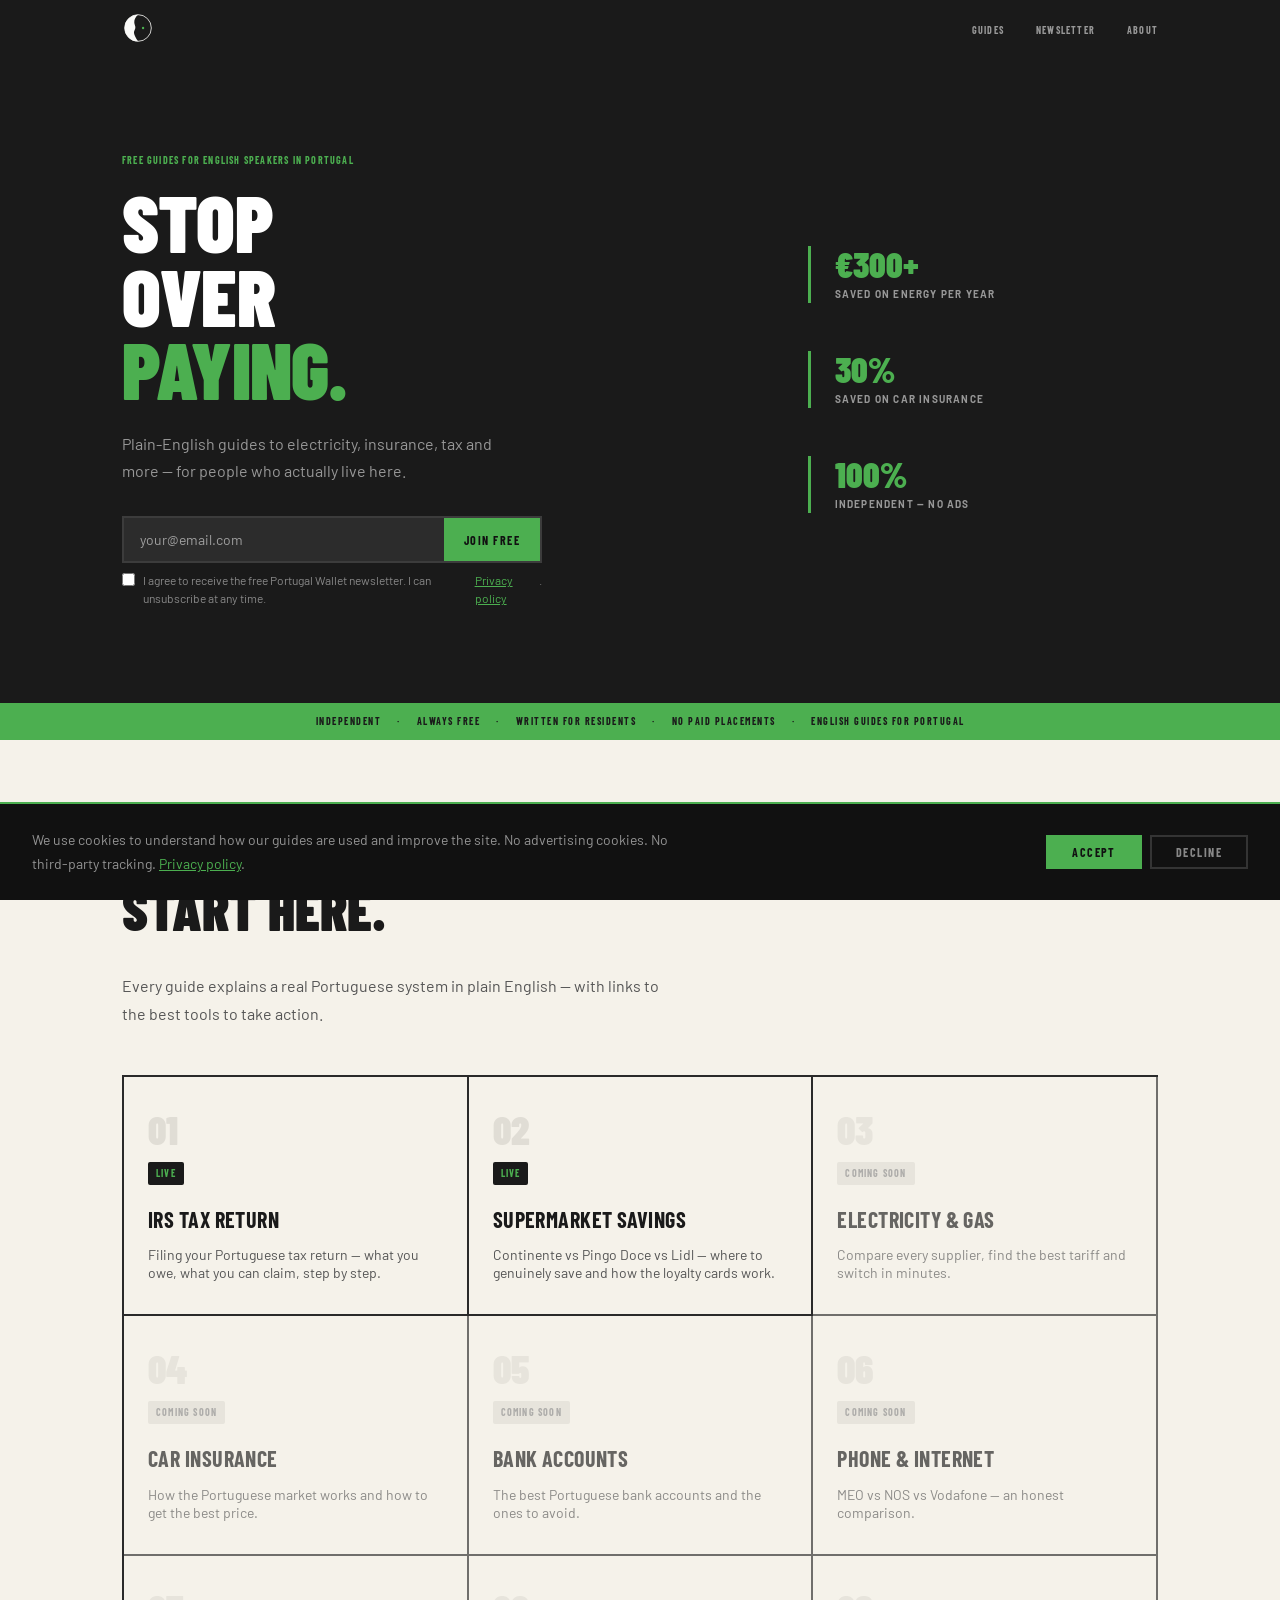
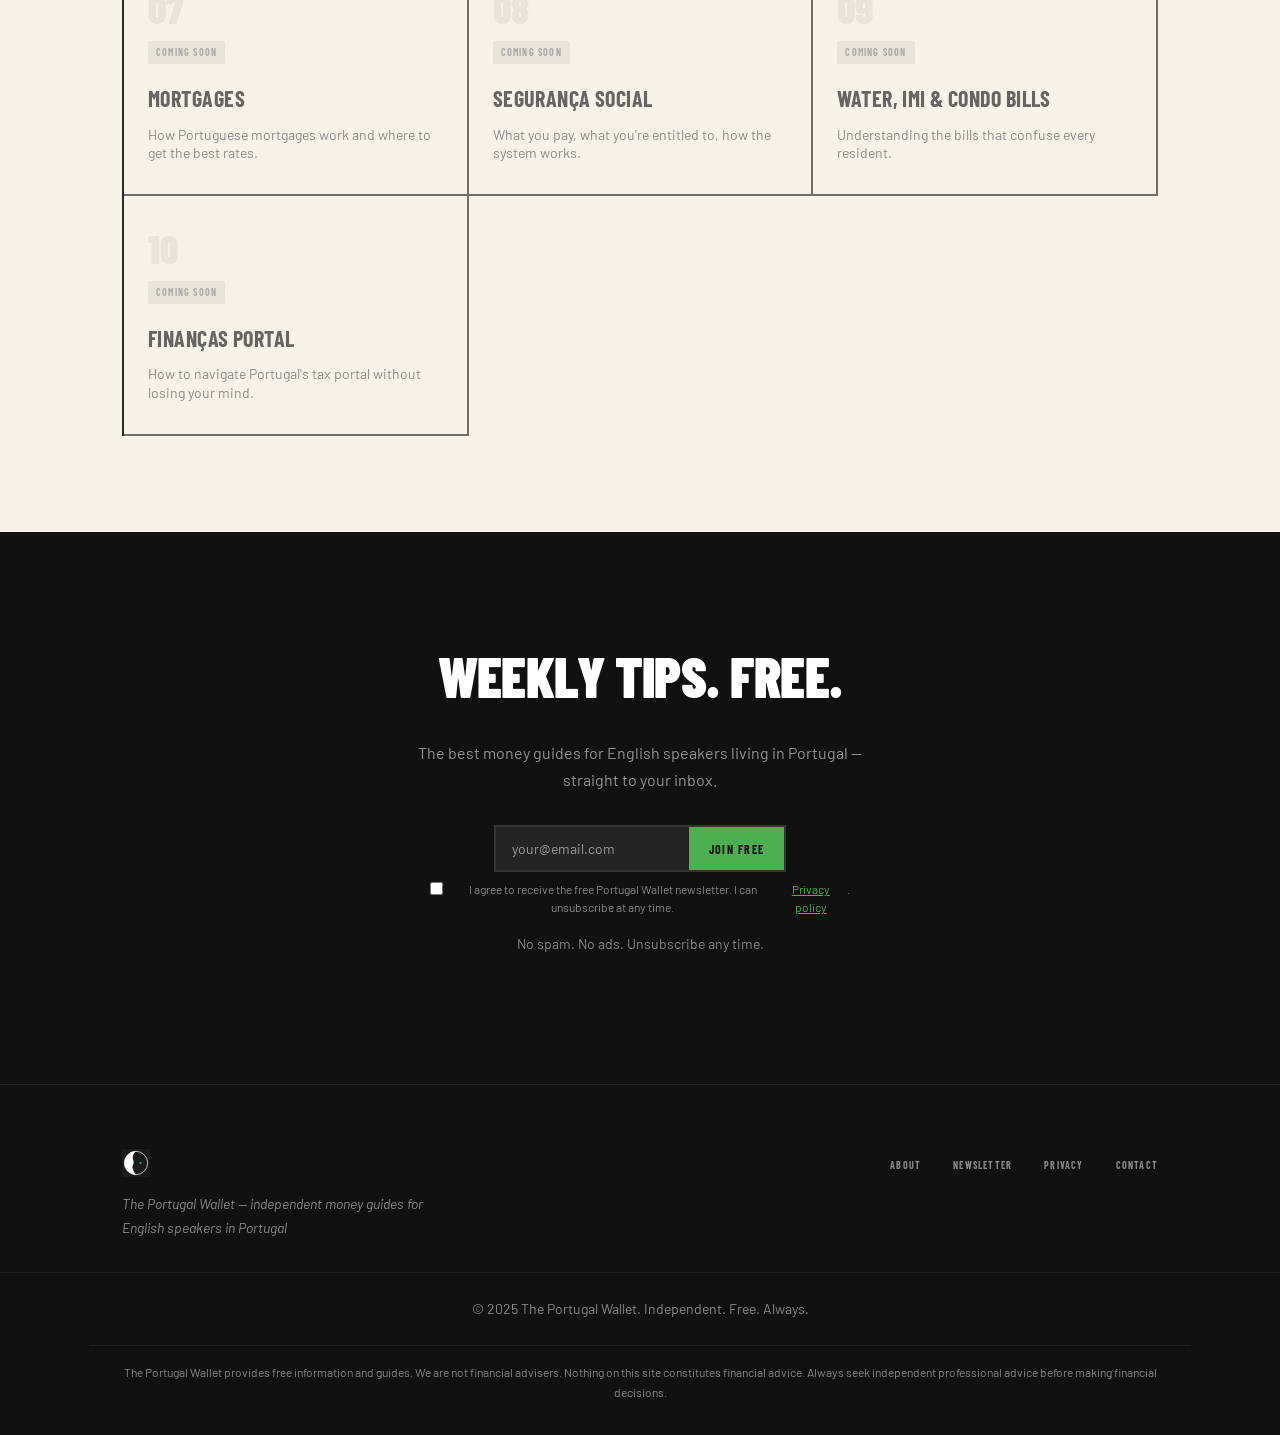
<file: index.html>
<!DOCTYPE html>
<html lang="en">
<head>
  <meta charset="UTF-8">
  <meta name="viewport" content="width=device-width, initial-scale=1.0">
  <meta name="description" content="The Portugal Wallet — free, independent financial guides for English-speaking residents in Portugal. Electricity, tax, insurance, supermarkets and more.">
  <title>The Portugal Wallet — Free Money Guides for English Speakers in Portugal</title>
  <link rel="icon" href="favicon.svg">
  <link rel="apple-touch-icon" href="apple-touch-icon.svg">
  <link rel="preconnect" href="https://fonts.googleapis.com">
  <link rel="preconnect" href="https://fonts.gstatic.com" crossorigin>
  <link href="https://fonts.googleapis.com/css2?family=Barlow+Condensed:wght@700;900&family=Barlow:wght@300;400;500&display=swap" rel="stylesheet">
  <link rel="stylesheet" href="styles.css">
</head>
<body>

  <!-- Navigation -->
  <nav class="nav" aria-label="Main navigation">
    <div class="nav__inner">
      <a class="nav__logo" href="index.html" aria-label="The Portugal Wallet — home">
        <img src="assets/images/portugal-wallet-dark.svg" alt="The Portugal Wallet">
      </a>
      <ul class="nav__links" role="list">
        <li><a href="index.html#guides">Guides</a></li>
        <li><a href="newsletter.html">Newsletter</a></li>
        <li><a href="about.html">About</a></li>
      </ul>
      <button class="nav__hamburger" aria-label="Open menu" aria-expanded="false" aria-controls="mobile-menu">
        <span></span><span></span><span></span>
      </button>
    </div>
  </nav>

  <!-- Mobile overlay -->
  <div id="mobile-menu" class="nav__mobile-overlay" role="dialog" aria-label="Navigation menu" aria-modal="true">
    <button class="nav__mobile-close" aria-label="Close menu">✕</button>
    <a href="index.html#guides">Guides</a>
    <a href="newsletter.html">Newsletter</a>
    <a href="about.html">About</a>
  </div>

  <main>

    <!-- Hero -->
    <section class="hero" aria-label="Hero">
      <div class="hero__inner">
        <div class="hero__left">
          <span class="section-label hero__eyebrow">Free Guides for English Speakers in Portugal</span>
          <h1 class="display">STOP<br>OVER<br><span class="accent">PAYING.</span></h1>
          <p class="hero__sub">Plain-English guides to electricity, insurance, tax and more — for people who actually live here.</p>

          <!-- KIT EMBED: replace this form with your Kit inline form embed code -->
          <div class="newsletter-form">
            <div class="newsletter-form__row">
              <input type="email" placeholder="your@email.com" aria-label="Email address">
              <button type="submit">Join Free</button>
            </div>
            <div class="form-consent">
              <label>
                <input type="checkbox" id="consent-hero" required>
                I agree to receive the free Portugal Wallet newsletter. I can unsubscribe at any time. <a href="/privacy.html">Privacy policy</a>.
              </label>
            </div>
          </div>
        </div>

        <div class="hero__right">
          <div class="stats-grid">
            <div class="stat-item">
              <div class="stat-num">€300+</div>
              <div class="stat-label">Saved on energy per year</div>
            </div>
            <div class="stat-item">
              <div class="stat-num">30%</div>
              <div class="stat-label">Saved on car insurance</div>
            </div>
            <div class="stat-item">
              <div class="stat-num">100%</div>
              <div class="stat-label">Independent — no ads</div>
            </div>
          </div>
        </div>
      </div>
    </section>

    <!-- Green strip -->
    <div class="strip" aria-hidden="true">
      <span>Independent</span>
      <span>·</span>
      <span>Always Free</span>
      <span>·</span>
      <span>Written for Residents</span>
      <span>·</span>
      <span>No Paid Placements</span>
      <span>·</span>
      <span>English Guides for Portugal</span>
    </div>

    <!-- Guides grid -->
    <section class="guides-section" id="guides" aria-label="Guides">
      <div class="guides-section__inner">
        <div class="guides-section__header">
          <span class="section-label">Guides</span>
          <h2>Start here.</h2>
          <p>Every guide explains a real Portuguese system in plain English — with links to the best tools to take action.</p>
        </div>

        <div class="guides-grid">

          <a class="guide-card" href="guides/irs-tax-return.html">
            <div class="guide-card__num">01</div>
            <div class="guide-card__badge"><span class="badge badge--live">Live</span></div>
            <div class="guide-card__title">IRS Tax Return</div>
            <div class="guide-card__desc">Filing your Portuguese tax return — what you owe, what you can claim, step by step.</div>
          </a>

          <a class="guide-card" href="guides/supermarket-savings.html">
            <div class="guide-card__num">02</div>
            <div class="guide-card__badge"><span class="badge badge--live">Live</span></div>
            <div class="guide-card__title">Supermarket Savings</div>
            <div class="guide-card__desc">Continente vs Pingo Doce vs Lidl — where to genuinely save and how the loyalty cards work.</div>
          </a>

          <div class="guide-card guide-card--soon">
            <div class="guide-card__num">03</div>
            <div class="guide-card__badge"><span class="badge badge--soon">Coming Soon</span></div>
            <div class="guide-card__title">Electricity &amp; Gas</div>
            <div class="guide-card__desc">Compare every supplier, find the best tariff and switch in minutes.</div>
          </div>

          <div class="guide-card guide-card--soon">
            <div class="guide-card__num">04</div>
            <div class="guide-card__badge"><span class="badge badge--soon">Coming Soon</span></div>
            <div class="guide-card__title">Car Insurance</div>
            <div class="guide-card__desc">How the Portuguese market works and how to get the best price.</div>
          </div>

          <div class="guide-card guide-card--soon">
            <div class="guide-card__num">05</div>
            <div class="guide-card__badge"><span class="badge badge--soon">Coming Soon</span></div>
            <div class="guide-card__title">Bank Accounts</div>
            <div class="guide-card__desc">The best Portuguese bank accounts and the ones to avoid.</div>
          </div>

          <div class="guide-card guide-card--soon">
            <div class="guide-card__num">06</div>
            <div class="guide-card__badge"><span class="badge badge--soon">Coming Soon</span></div>
            <div class="guide-card__title">Phone &amp; Internet</div>
            <div class="guide-card__desc">MEO vs NOS vs Vodafone — an honest comparison.</div>
          </div>

          <div class="guide-card guide-card--soon">
            <div class="guide-card__num">07</div>
            <div class="guide-card__badge"><span class="badge badge--soon">Coming Soon</span></div>
            <div class="guide-card__title">Mortgages</div>
            <div class="guide-card__desc">How Portuguese mortgages work and where to get the best rates.</div>
          </div>

          <div class="guide-card guide-card--soon">
            <div class="guide-card__num">08</div>
            <div class="guide-card__badge"><span class="badge badge--soon">Coming Soon</span></div>
            <div class="guide-card__title">Segurança Social</div>
            <div class="guide-card__desc">What you pay, what you're entitled to, how the system works.</div>
          </div>

          <div class="guide-card guide-card--soon">
            <div class="guide-card__num">09</div>
            <div class="guide-card__badge"><span class="badge badge--soon">Coming Soon</span></div>
            <div class="guide-card__title">Water, IMI &amp; Condo Bills</div>
            <div class="guide-card__desc">Understanding the bills that confuse every resident.</div>
          </div>

          <div class="guide-card guide-card--soon">
            <div class="guide-card__num">10</div>
            <div class="guide-card__badge"><span class="badge badge--soon">Coming Soon</span></div>
            <div class="guide-card__title">Finanças Portal</div>
            <div class="guide-card__desc">How to navigate Portugal's tax portal without losing your mind.</div>
          </div>

        </div>
      </div>
    </section>

    <!-- Newsletter banner -->
    <section class="newsletter-banner" aria-label="Newsletter signup">
      <div class="newsletter-banner__inner">
        <h2>Weekly Tips. Free.</h2>
        <p>The best money guides for English speakers living in Portugal — straight to your inbox.</p>
        <!-- KIT EMBED: replace this form with your Kit inline form embed code -->
        <div class="newsletter-form">
          <div class="newsletter-form__row">
            <input type="email" placeholder="your@email.com" aria-label="Email address">
            <button type="submit">Join Free</button>
          </div>
          <div class="form-consent">
            <label>
              <input type="checkbox" id="consent-banner" required>
              I agree to receive the free Portugal Wallet newsletter. I can unsubscribe at any time. <a href="/privacy.html">Privacy policy</a>.
            </label>
          </div>
        </div>
        <p class="trust-line">No spam. No ads. Unsubscribe any time.</p>
      </div>
    </section>

  </main>

  <!-- Footer -->
  <footer class="footer">
    <div class="footer__inner">
      <div class="footer__brand">
        <img src="assets/images/portugal-wallet-dark.svg" alt="The Portugal Wallet">
        <p><em>The Portugal Wallet — independent money guides for English speakers in Portugal</em></p>
      </div>
      <ul class="footer__links" role="list">
        <li><a href="about.html">About</a></li>
        <li><a href="newsletter.html">Newsletter</a></li>
        <li><a href="privacy.html">Privacy</a></li>
        <li><a href="mailto:hello@theportugalwallet.com">Contact</a></li>
      </ul>
    </div>
    <div class="footer__copy">© 2025 The Portugal Wallet. Independent. Free. Always.</div>
    <div class="footer__legal">The Portugal Wallet provides free information and guides. We are not financial advisers. Nothing on this site constitutes financial advice. Always seek independent professional advice before making financial decisions.</div>
  </footer>

  <!-- Cookie consent banner -->
  <div id="cookie-banner" role="dialog" aria-label="Cookie consent" aria-live="polite" style="display:none;">
    <p>We use cookies to understand how our guides are used and improve the site. No advertising cookies. No third-party tracking. <a href="/privacy.html">Privacy policy</a>.</p>
    <div class="cookie-banner__actions">
      <button id="cookie-accept">Accept</button>
      <button id="cookie-decline">Decline</button>
    </div>
  </div>

  <!-- ANALYTICS: insert your GA4 script here — only loads after cookie consent -->

  <script>
    // Cookie consent
    (function() {
      var consent = localStorage.getItem('tpw_cookie_consent');
      if (!consent) {
        document.getElementById('cookie-banner').style.display = 'flex';
      }
      document.getElementById('cookie-accept').addEventListener('click', function() {
        localStorage.setItem('tpw_cookie_consent', 'accepted');
        document.getElementById('cookie-banner').style.display = 'none';
        // ANALYTICS: insert your GA4 script here — only loads after cookie consent
      });
      document.getElementById('cookie-decline').addEventListener('click', function() {
        localStorage.setItem('tpw_cookie_consent', 'declined');
        document.getElementById('cookie-banner').style.display = 'none';
      });
    })();

    // Mobile nav
    (function() {
      var hamburger = document.querySelector('.nav__hamburger');
      var overlay = document.getElementById('mobile-menu');
      var close = document.querySelector('.nav__mobile-close');
      function openMenu() {
        overlay.classList.add('open');
        hamburger.setAttribute('aria-expanded', 'true');
        close.focus();
      }
      function closeMenu() {
        overlay.classList.remove('open');
        hamburger.setAttribute('aria-expanded', 'false');
        hamburger.focus();
      }
      hamburger.addEventListener('click', openMenu);
      close.addEventListener('click', closeMenu);
      overlay.addEventListener('keydown', function(e) {
        if (e.key === 'Escape') closeMenu();
      });
    })();
  </script>

</body>
</html>
</file>
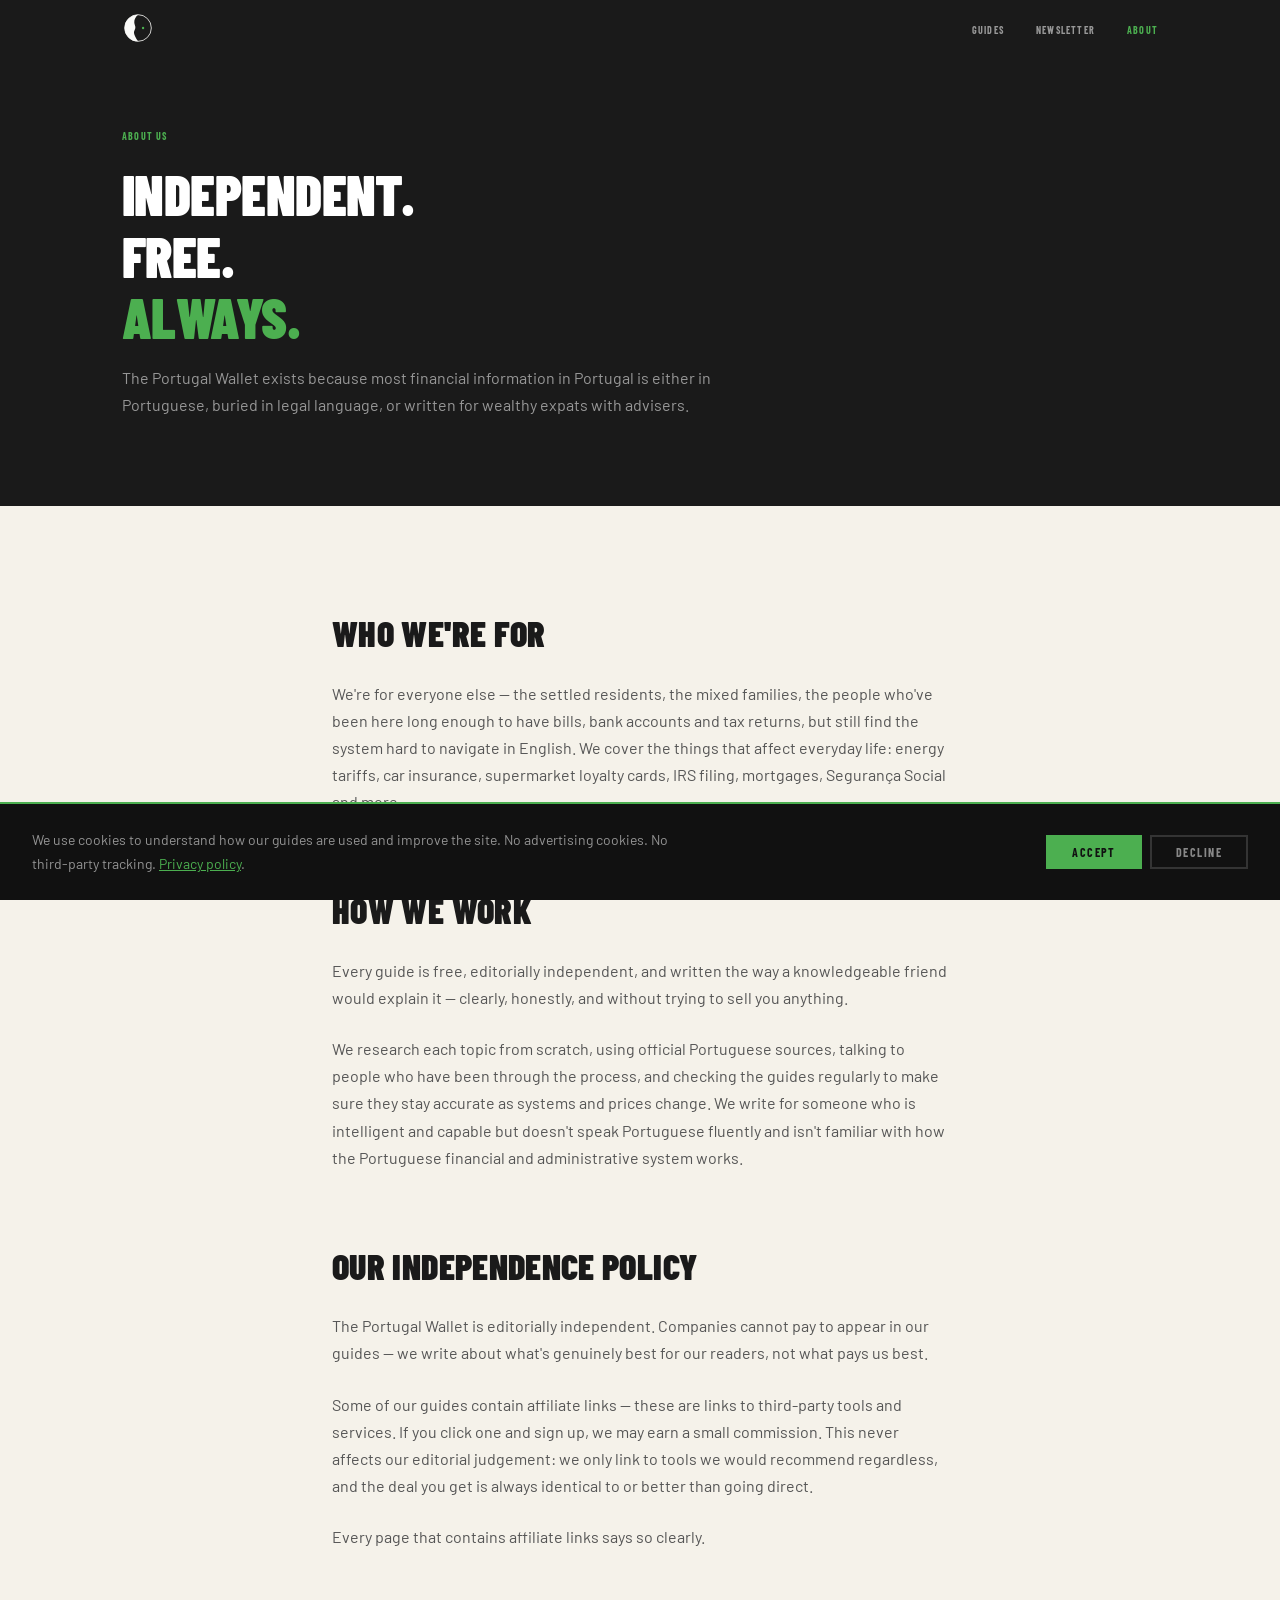
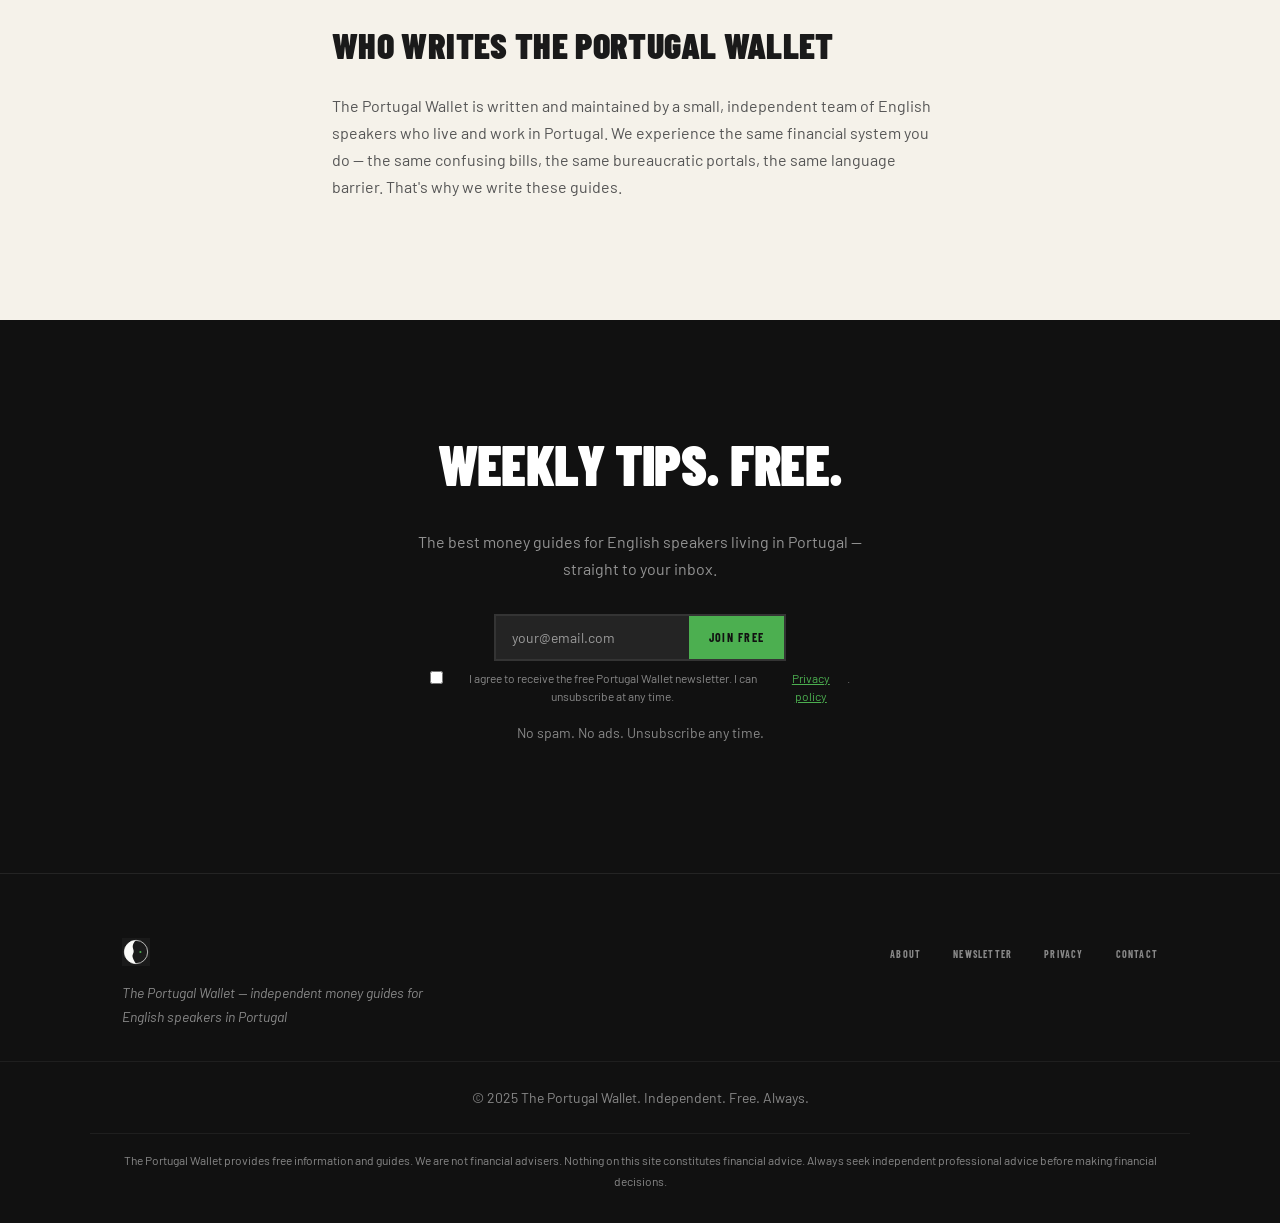
<file: about.html>
<!DOCTYPE html>
<html lang="en">
<head>
  <meta charset="UTF-8">
  <meta name="viewport" content="width=device-width, initial-scale=1.0">
  <meta name="description" content="The Portugal Wallet — independent, free financial guides for English-speaking residents in Portugal. About who we are and how we work.">
  <title>About — The Portugal Wallet</title>
  <link rel="icon" href="favicon.svg">
  <link rel="apple-touch-icon" href="apple-touch-icon.svg">
  <link rel="preconnect" href="https://fonts.googleapis.com">
  <link rel="preconnect" href="https://fonts.gstatic.com" crossorigin>
  <link href="https://fonts.googleapis.com/css2?family=Barlow+Condensed:wght@700;900&family=Barlow:wght@300;400;500&display=swap" rel="stylesheet">
  <link rel="stylesheet" href="styles.css">
</head>
<body>

  <nav class="nav" aria-label="Main navigation">
    <div class="nav__inner">
      <a class="nav__logo" href="index.html" aria-label="The Portugal Wallet — home">
        <img src="assets/images/portugal-wallet-dark.svg" alt="The Portugal Wallet">
      </a>
      <ul class="nav__links" role="list">
        <li><a href="index.html#guides">Guides</a></li>
        <li><a href="newsletter.html">Newsletter</a></li>
        <li><a href="about.html" class="active">About</a></li>
      </ul>
      <button class="nav__hamburger" aria-label="Open menu" aria-expanded="false" aria-controls="mobile-menu">
        <span></span><span></span><span></span>
      </button>
    </div>
  </nav>

  <div id="mobile-menu" class="nav__mobile-overlay" role="dialog" aria-label="Navigation menu" aria-modal="true">
    <button class="nav__mobile-close" aria-label="Close menu">✕</button>
    <a href="index.html#guides">Guides</a>
    <a href="newsletter.html">Newsletter</a>
    <a href="about.html">About</a>
  </div>

  <main>

    <header class="guide-hero">
      <div class="guide-hero__inner">
        <span class="section-label" style="color: var(--color-accent);">About Us</span>
        <h1 class="display">INDEPENDENT.<br>FREE.<br><span class="accent">ALWAYS.</span></h1>
        <p class="guide-hero__standfirst">The Portugal Wallet exists because most financial information in Portugal is either in Portuguese, buried in legal language, or written for wealthy expats with advisers.</p>
      </div>
    </header>

    <section class="page-body">
      <div class="page-body__inner">

        <h2>Who we're for</h2>
        <p>We're for everyone else — the settled residents, the mixed families, the people who've been here long enough to have bills, bank accounts and tax returns, but still find the system hard to navigate in English. We cover the things that affect everyday life: energy tariffs, car insurance, supermarket loyalty cards, IRS filing, mortgages, Segurança Social and more.</p>

        <h2>How we work</h2>
        <p>Every guide is free, editorially independent, and written the way a knowledgeable friend would explain it — clearly, honestly, and without trying to sell you anything.</p>
        <p>We research each topic from scratch, using official Portuguese sources, talking to people who have been through the process, and checking the guides regularly to make sure they stay accurate as systems and prices change. We write for someone who is intelligent and capable but doesn't speak Portuguese fluently and isn't familiar with how the Portuguese financial and administrative system works.</p>

        <h2 id="independence">Our independence policy</h2>
        <p>The Portugal Wallet is editorially independent. Companies cannot pay to appear in our guides — we write about what's genuinely best for our readers, not what pays us best.</p>
        <p>Some of our guides contain affiliate links — these are links to third-party tools and services. If you click one and sign up, we may earn a small commission. This never affects our editorial judgement: we only link to tools we would recommend regardless, and the deal you get is always identical to or better than going direct.</p>
        <p>Every page that contains affiliate links says so clearly.</p>

        <h2>Who writes The Portugal Wallet</h2>
        <p>The Portugal Wallet is written and maintained by a small, independent team of English speakers who live and work in Portugal. We experience the same financial system you do — the same confusing bills, the same bureaucratic portals, the same language barrier. That's why we write these guides.</p>

      </div>
    </section>

    <section class="newsletter-banner" aria-label="Newsletter signup">
      <div class="newsletter-banner__inner">
        <h2>Weekly Tips. Free.</h2>
        <p>The best money guides for English speakers living in Portugal — straight to your inbox.</p>
        <!-- KIT EMBED: replace this form with your Kit inline form embed code -->
        <div class="newsletter-form">
          <div class="newsletter-form__row">
            <input type="email" placeholder="your@email.com" aria-label="Email address">
            <button type="submit">Join Free</button>
          </div>
          <div class="form-consent">
            <label>
              <input type="checkbox" id="consent-banner" required>
              I agree to receive the free Portugal Wallet newsletter. I can unsubscribe at any time. <a href="/privacy.html">Privacy policy</a>.
            </label>
          </div>
        </div>
        <p class="trust-line">No spam. No ads. Unsubscribe any time.</p>
      </div>
    </section>

  </main>

  <footer class="footer">
    <div class="footer__inner">
      <div class="footer__brand">
        <img src="assets/images/portugal-wallet-dark.svg" alt="The Portugal Wallet">
        <p><em>The Portugal Wallet — independent money guides for English speakers in Portugal</em></p>
      </div>
      <ul class="footer__links" role="list">
        <li><a href="about.html">About</a></li>
        <li><a href="newsletter.html">Newsletter</a></li>
        <li><a href="privacy.html">Privacy</a></li>
        <li><a href="mailto:hello@theportugalwallet.com">Contact</a></li>
      </ul>
    </div>
    <div class="footer__copy">© 2025 The Portugal Wallet. Independent. Free. Always.</div>
    <div class="footer__legal">The Portugal Wallet provides free information and guides. We are not financial advisers. Nothing on this site constitutes financial advice. Always seek independent professional advice before making financial decisions.</div>
  </footer>

  <div id="cookie-banner" role="dialog" aria-label="Cookie consent" aria-live="polite" style="display:none;">
    <p>We use cookies to understand how our guides are used and improve the site. No advertising cookies. No third-party tracking. <a href="/privacy.html">Privacy policy</a>.</p>
    <div class="cookie-banner__actions">
      <button id="cookie-accept">Accept</button>
      <button id="cookie-decline">Decline</button>
    </div>
  </div>

  <script>
    (function() {
      var consent = localStorage.getItem('tpw_cookie_consent');
      if (!consent) { document.getElementById('cookie-banner').style.display = 'flex'; }
      document.getElementById('cookie-accept').addEventListener('click', function() {
        localStorage.setItem('tpw_cookie_consent', 'accepted');
        document.getElementById('cookie-banner').style.display = 'none';
      });
      document.getElementById('cookie-decline').addEventListener('click', function() {
        localStorage.setItem('tpw_cookie_consent', 'declined');
        document.getElementById('cookie-banner').style.display = 'none';
      });
    })();
    (function() {
      var hamburger = document.querySelector('.nav__hamburger');
      var overlay = document.getElementById('mobile-menu');
      var close = document.querySelector('.nav__mobile-close');
      function openMenu() { overlay.classList.add('open'); hamburger.setAttribute('aria-expanded', 'true'); close.focus(); }
      function closeMenu() { overlay.classList.remove('open'); hamburger.setAttribute('aria-expanded', 'false'); hamburger.focus(); }
      hamburger.addEventListener('click', openMenu);
      close.addEventListener('click', closeMenu);
      overlay.addEventListener('keydown', function(e) { if (e.key === 'Escape') closeMenu(); });
    })();
  </script>

</body>
</html>
</file>
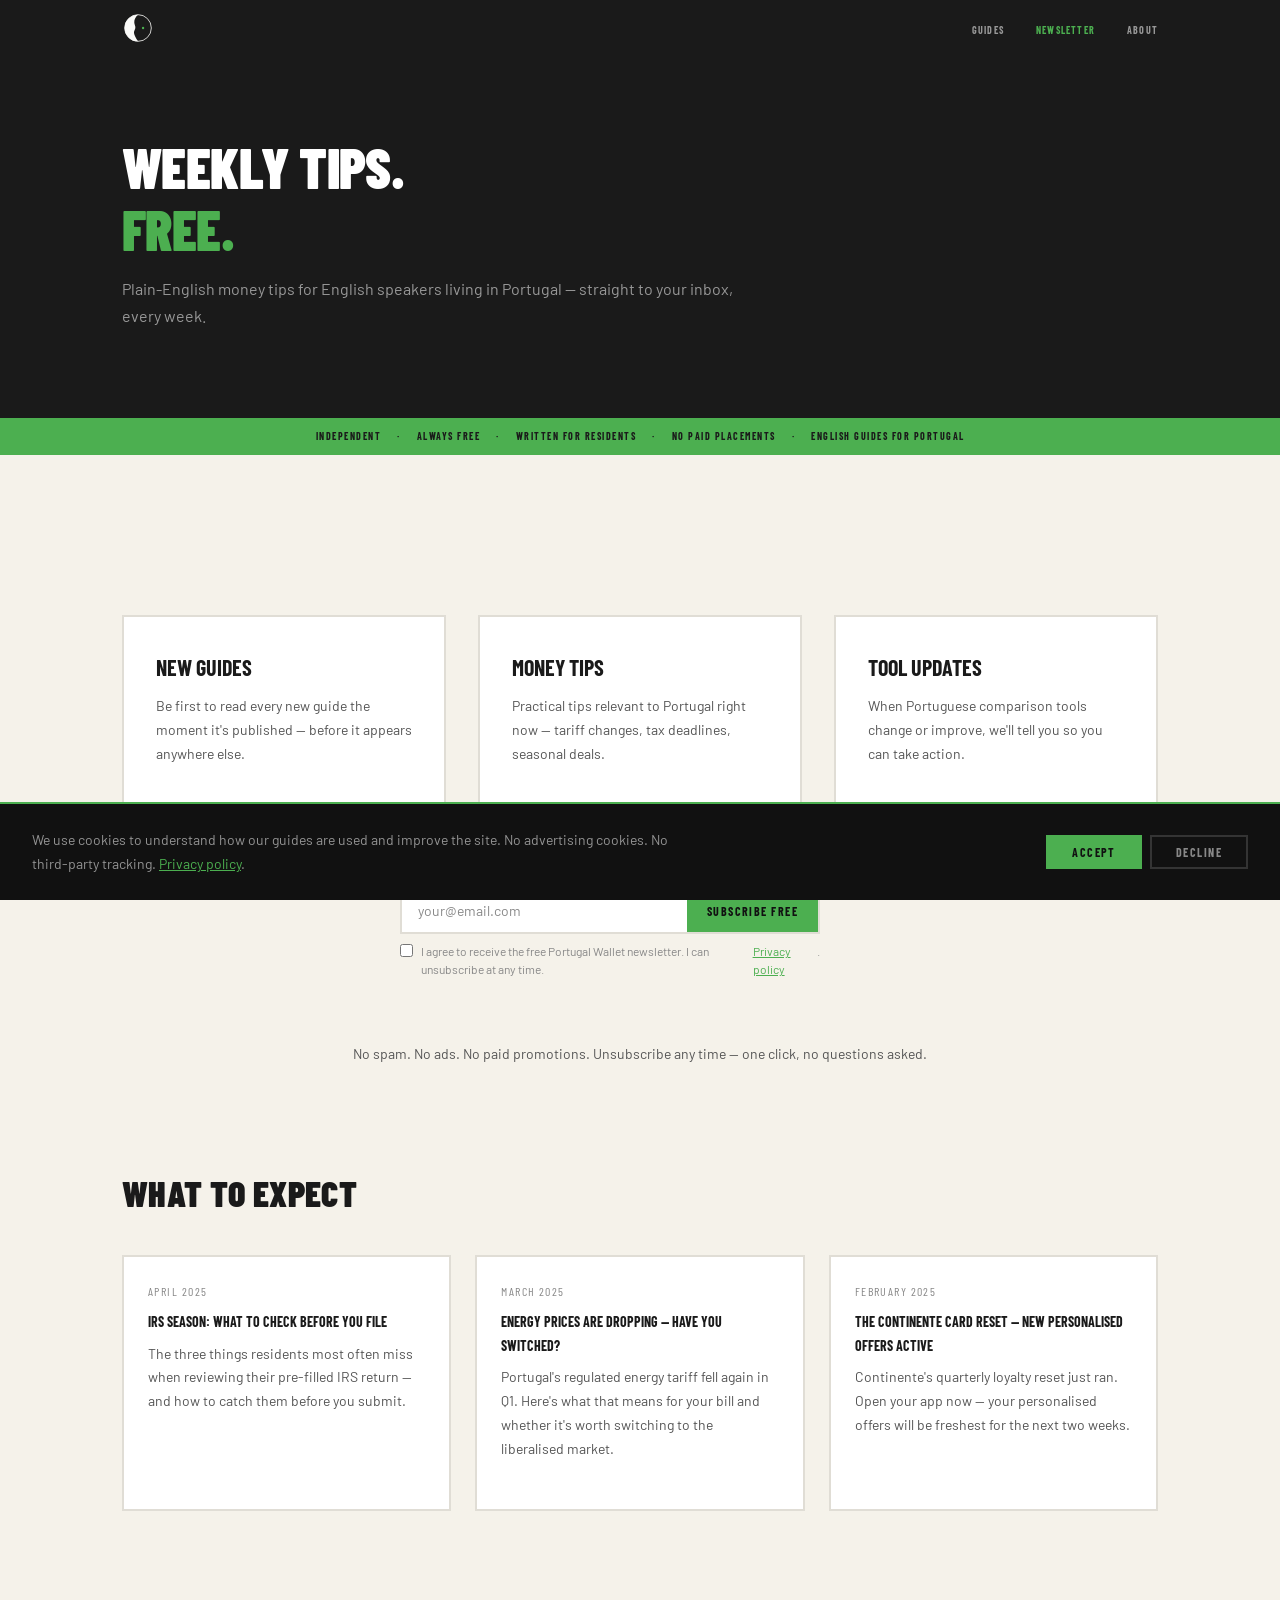
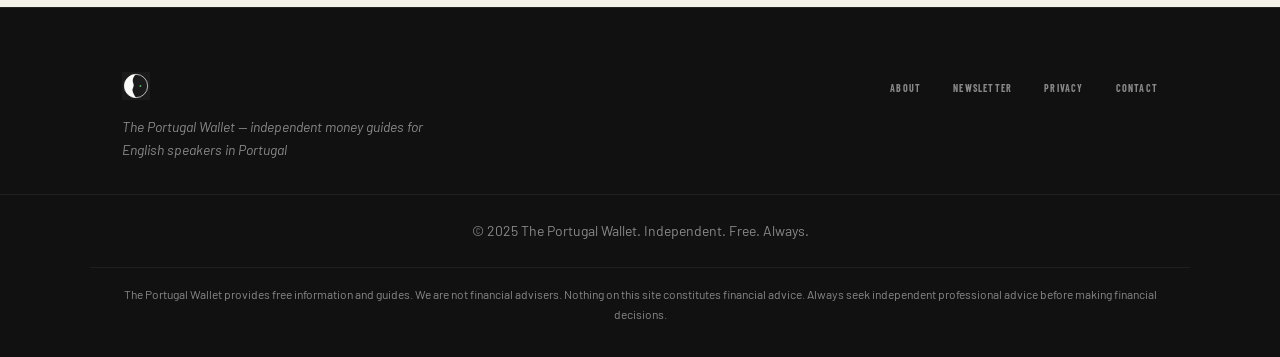
<file: newsletter.html>
<!DOCTYPE html>
<html lang="en">
<head>
  <meta charset="UTF-8">
  <meta name="viewport" content="width=device-width, initial-scale=1.0">
  <meta name="description" content="Join the free Portugal Wallet newsletter — plain-English money tips for English speakers living in Portugal, every week.">
  <title>Newsletter — The Portugal Wallet</title>
  <link rel="icon" href="favicon.svg">
  <link rel="apple-touch-icon" href="apple-touch-icon.svg">
  <link rel="preconnect" href="https://fonts.googleapis.com">
  <link rel="preconnect" href="https://fonts.gstatic.com" crossorigin>
  <link href="https://fonts.googleapis.com/css2?family=Barlow+Condensed:wght@700;900&family=Barlow:wght@300;400;500&display=swap" rel="stylesheet">
  <link rel="stylesheet" href="styles.css">
</head>
<body>

  <nav class="nav" aria-label="Main navigation">
    <div class="nav__inner">
      <a class="nav__logo" href="index.html" aria-label="The Portugal Wallet — home">
        <img src="assets/images/portugal-wallet-dark.svg" alt="The Portugal Wallet">
      </a>
      <ul class="nav__links" role="list">
        <li><a href="index.html#guides">Guides</a></li>
        <li><a href="newsletter.html" class="active">Newsletter</a></li>
        <li><a href="about.html">About</a></li>
      </ul>
      <button class="nav__hamburger" aria-label="Open menu" aria-expanded="false" aria-controls="mobile-menu">
        <span></span><span></span><span></span>
      </button>
    </div>
  </nav>

  <div id="mobile-menu" class="nav__mobile-overlay" role="dialog" aria-label="Navigation menu" aria-modal="true">
    <button class="nav__mobile-close" aria-label="Close menu">✕</button>
    <a href="index.html#guides">Guides</a>
    <a href="newsletter.html">Newsletter</a>
    <a href="about.html">About</a>
  </div>

  <main>

    <header class="guide-hero">
      <div class="guide-hero__inner">
        <h1 class="display">WEEKLY TIPS.<br><span class="accent">FREE.</span></h1>
        <p class="guide-hero__standfirst">Plain-English money tips for English speakers living in Portugal — straight to your inbox, every week.</p>
      </div>
    </header>

    <div class="strip" aria-hidden="true">
      <span>Independent</span>
      <span>·</span>
      <span>Always Free</span>
      <span>·</span>
      <span>Written for Residents</span>
      <span>·</span>
      <span>No Paid Placements</span>
      <span>·</span>
      <span>English Guides for Portugal</span>
    </div>

    <section class="page-body" style="background: var(--color-bg-body); padding: var(--space-4xl) 0;">
      <div style="max-width: var(--container-max); margin: 0 auto; padding: 0 var(--container-pad);">

        <div class="features-row">
          <div class="feature-block">
            <div class="feature-block__title">New Guides</div>
            <p class="feature-block__desc">Be first to read every new guide the moment it's published — before it appears anywhere else.</p>
          </div>
          <div class="feature-block">
            <div class="feature-block__title">Money Tips</div>
            <p class="feature-block__desc">Practical tips relevant to Portugal right now — tariff changes, tax deadlines, seasonal deals.</p>
          </div>
          <div class="feature-block">
            <div class="feature-block__title">Tool Updates</div>
            <p class="feature-block__desc">When Portuguese comparison tools change or improve, we'll tell you so you can take action.</p>
          </div>
        </div>

        <!-- KIT EMBED: replace this section with your Kit inline form embed code -->
        <div class="kit-placeholder">
          <div class="newsletter-form">
            <div class="newsletter-form__row">
              <input type="email" placeholder="your@email.com" aria-label="Email address">
              <button type="submit">Subscribe Free</button>
            </div>
            <div class="form-consent">
              <label>
                <input type="checkbox" id="consent-newsletter" required>
                I agree to receive the free Portugal Wallet newsletter. I can unsubscribe at any time. <a href="/privacy.html">Privacy policy</a>.
              </label>
            </div>
          </div>
        </div>
        <p class="trust-signals">No spam. No ads. No paid promotions. Unsubscribe any time — one click, no questions asked.</p>

        <section style="margin-top: var(--space-4xl);">
          <h2 style="font-family: var(--font-display); font-size: var(--font-size-h2); font-weight: var(--font-weight-black); text-transform: uppercase; color: var(--color-text-primary); margin-bottom: var(--space-xl);">What to Expect</h2>
          <div class="preview-cards">
            <div class="preview-card">
              <div class="preview-card__date">April 2025</div>
              <div class="preview-card__title">IRS Season: What to Check Before You File</div>
              <p class="preview-card__desc">The three things residents most often miss when reviewing their pre-filled IRS return — and how to catch them before you submit.</p>
            </div>
            <div class="preview-card">
              <div class="preview-card__date">March 2025</div>
              <div class="preview-card__title">Energy Prices Are Dropping — Have You Switched?</div>
              <p class="preview-card__desc">Portugal's regulated energy tariff fell again in Q1. Here's what that means for your bill and whether it's worth switching to the liberalised market.</p>
            </div>
            <div class="preview-card">
              <div class="preview-card__date">February 2025</div>
              <div class="preview-card__title">The Continente Card Reset — New Personalised Offers Active</div>
              <p class="preview-card__desc">Continente's quarterly loyalty reset just ran. Open your app now — your personalised offers will be freshest for the next two weeks.</p>
            </div>
          </div>
        </section>

      </div>
    </section>

  </main>

  <footer class="footer">
    <div class="footer__inner">
      <div class="footer__brand">
        <img src="assets/images/portugal-wallet-dark.svg" alt="The Portugal Wallet">
        <p><em>The Portugal Wallet — independent money guides for English speakers in Portugal</em></p>
      </div>
      <ul class="footer__links" role="list">
        <li><a href="about.html">About</a></li>
        <li><a href="newsletter.html">Newsletter</a></li>
        <li><a href="privacy.html">Privacy</a></li>
        <li><a href="mailto:hello@theportugalwallet.com">Contact</a></li>
      </ul>
    </div>
    <div class="footer__copy">© 2025 The Portugal Wallet. Independent. Free. Always.</div>
    <div class="footer__legal">The Portugal Wallet provides free information and guides. We are not financial advisers. Nothing on this site constitutes financial advice. Always seek independent professional advice before making financial decisions.</div>
  </footer>

  <div id="cookie-banner" role="dialog" aria-label="Cookie consent" aria-live="polite" style="display:none;">
    <p>We use cookies to understand how our guides are used and improve the site. No advertising cookies. No third-party tracking. <a href="/privacy.html">Privacy policy</a>.</p>
    <div class="cookie-banner__actions">
      <button id="cookie-accept">Accept</button>
      <button id="cookie-decline">Decline</button>
    </div>
  </div>

  <script>
    (function() {
      var consent = localStorage.getItem('tpw_cookie_consent');
      if (!consent) { document.getElementById('cookie-banner').style.display = 'flex'; }
      document.getElementById('cookie-accept').addEventListener('click', function() {
        localStorage.setItem('tpw_cookie_consent', 'accepted');
        document.getElementById('cookie-banner').style.display = 'none';
      });
      document.getElementById('cookie-decline').addEventListener('click', function() {
        localStorage.setItem('tpw_cookie_consent', 'declined');
        document.getElementById('cookie-banner').style.display = 'none';
      });
    })();
    (function() {
      var hamburger = document.querySelector('.nav__hamburger');
      var overlay = document.getElementById('mobile-menu');
      var close = document.querySelector('.nav__mobile-close');
      function openMenu() { overlay.classList.add('open'); hamburger.setAttribute('aria-expanded', 'true'); close.focus(); }
      function closeMenu() { overlay.classList.remove('open'); hamburger.setAttribute('aria-expanded', 'false'); hamburger.focus(); }
      hamburger.addEventListener('click', openMenu);
      close.addEventListener('click', closeMenu);
      overlay.addEventListener('keydown', function(e) { if (e.key === 'Escape') closeMenu(); });
    })();
  </script>

</body>
</html>
</file>
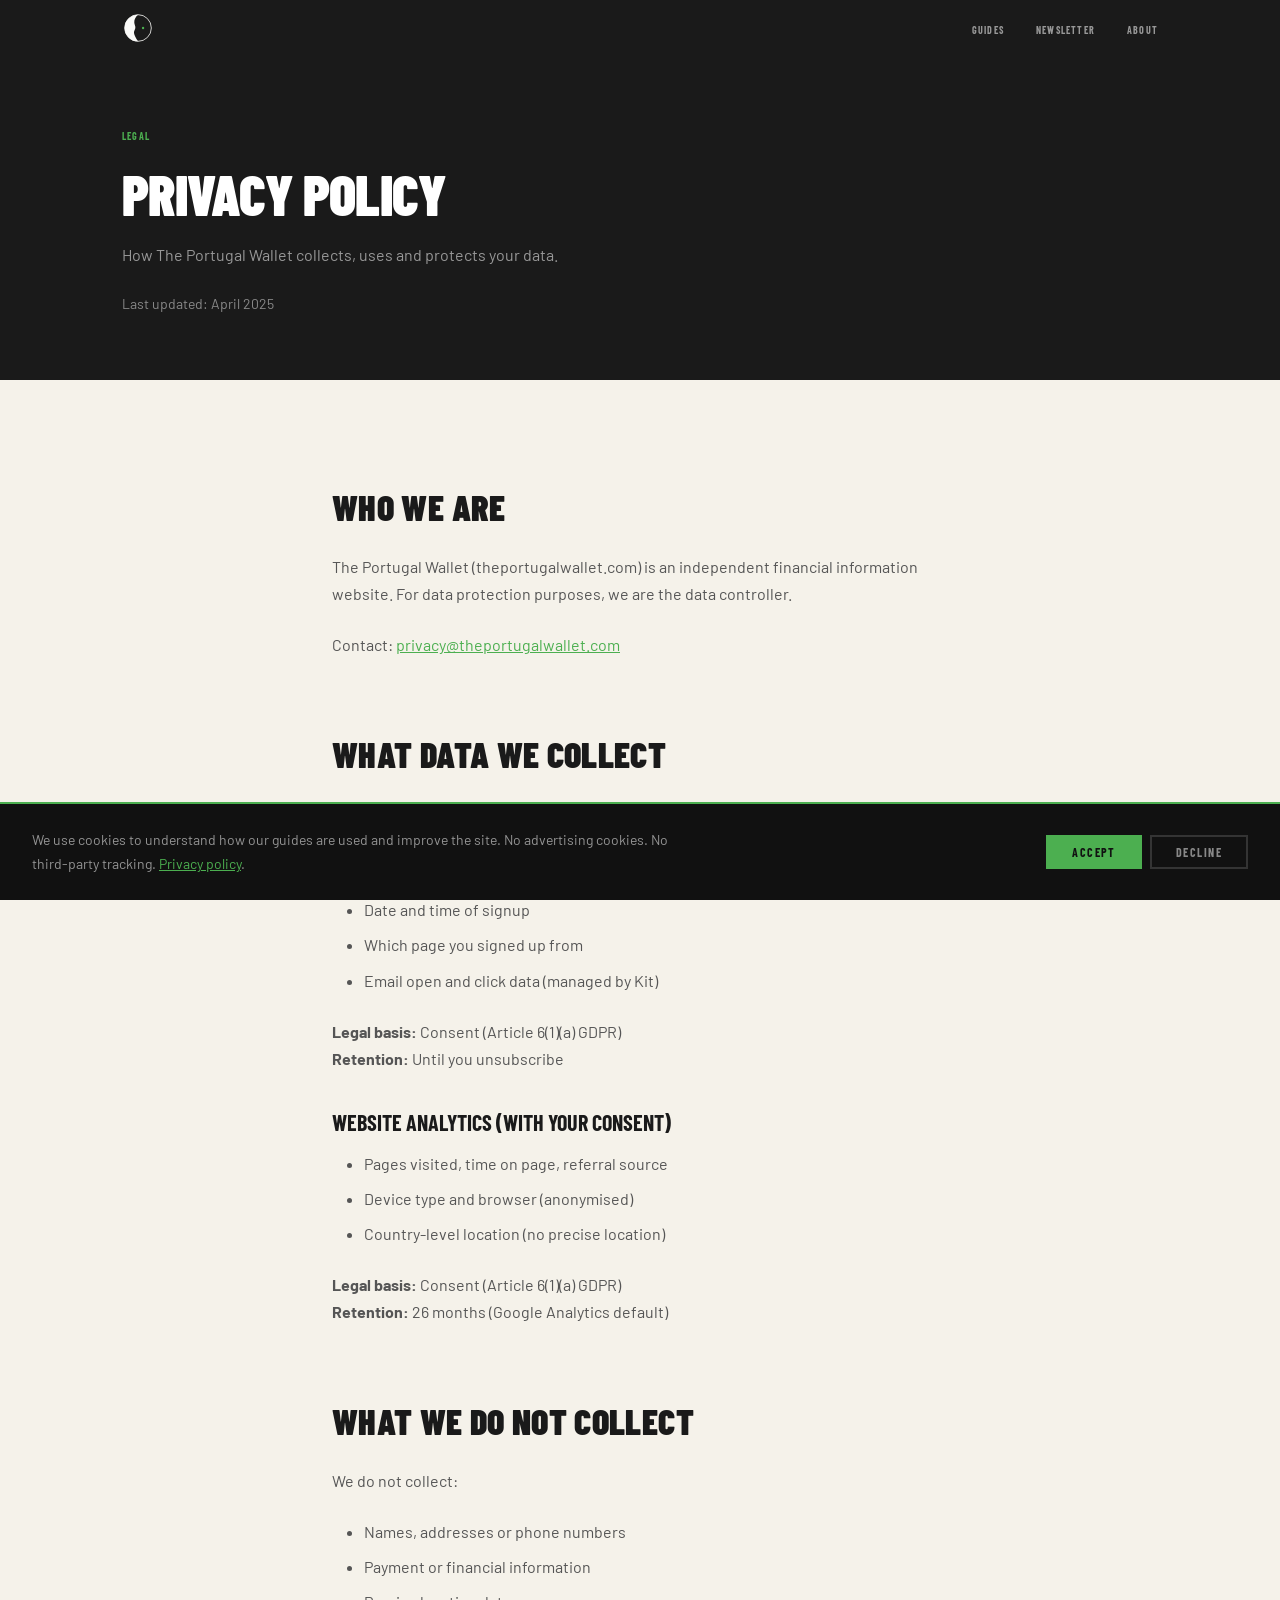
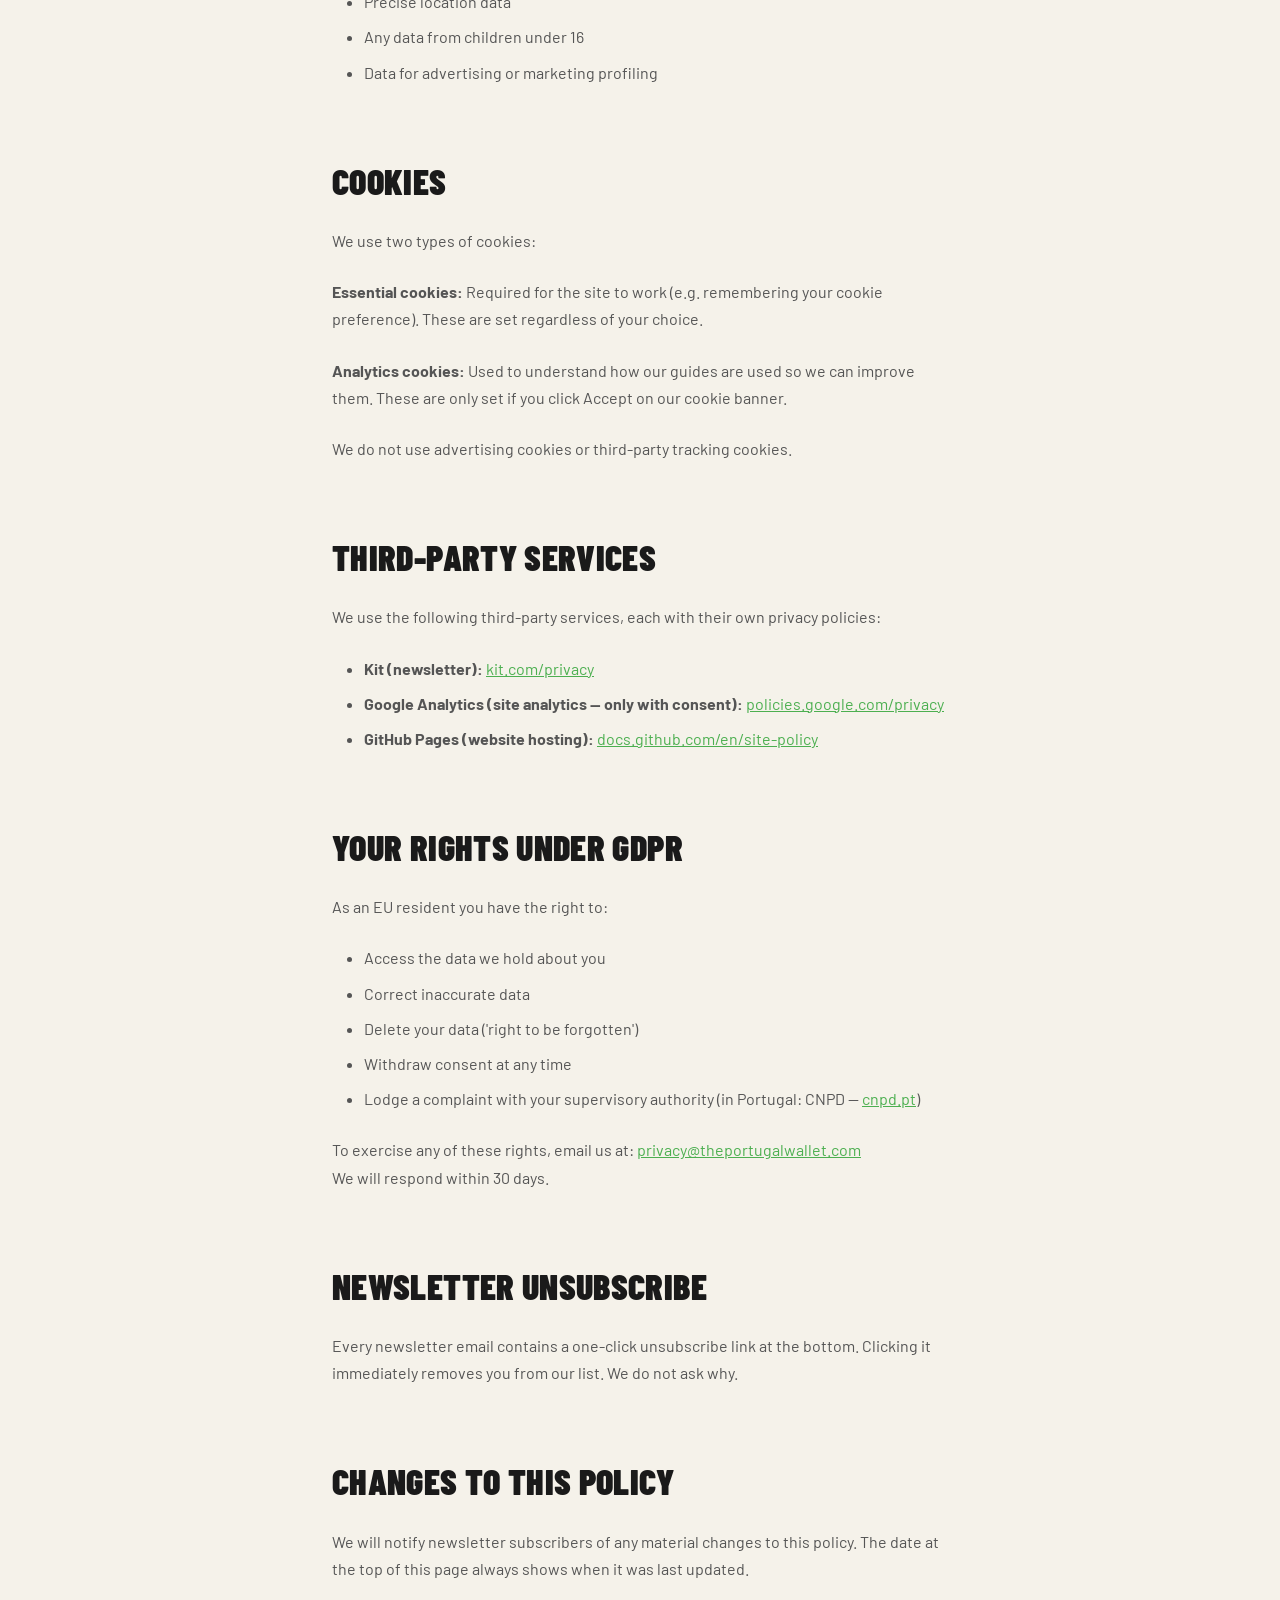
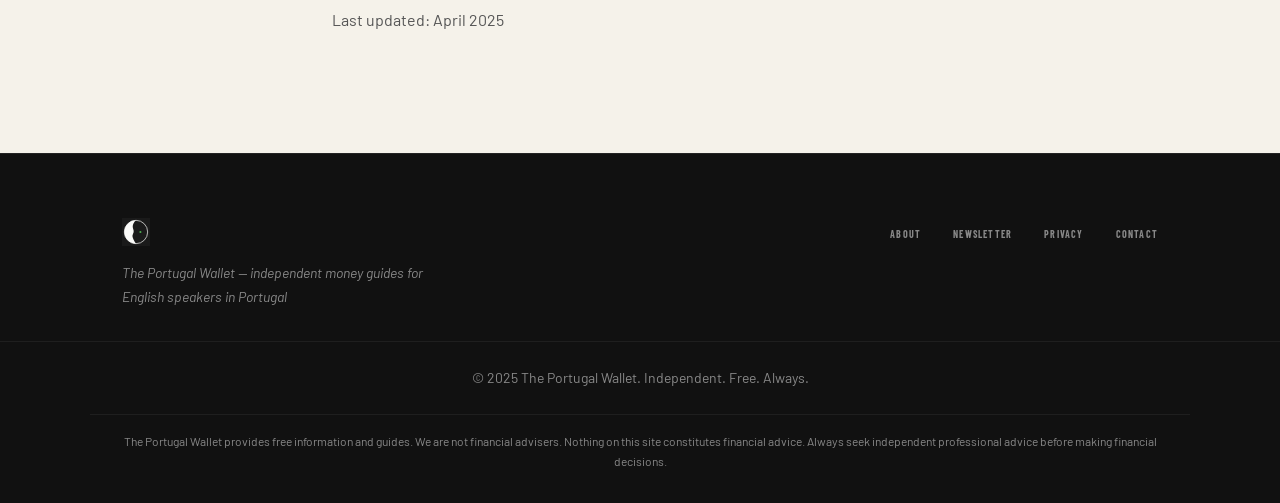
<file: privacy.html>
<!DOCTYPE html>
<html lang="en">
<head>
  <meta charset="UTF-8">
  <meta name="viewport" content="width=device-width, initial-scale=1.0">
  <meta name="description" content="Privacy policy for The Portugal Wallet — how we collect, use and protect your data under GDPR.">
  <title>Privacy Policy — The Portugal Wallet</title>
  <link rel="icon" href="favicon.svg">
  <link rel="apple-touch-icon" href="apple-touch-icon.svg">
  <link rel="preconnect" href="https://fonts.googleapis.com">
  <link rel="preconnect" href="https://fonts.gstatic.com" crossorigin>
  <link href="https://fonts.googleapis.com/css2?family=Barlow+Condensed:wght@700;900&family=Barlow:wght@300;400;500&display=swap" rel="stylesheet">
  <link rel="stylesheet" href="styles.css">
</head>
<body>

  <nav class="nav" aria-label="Main navigation">
    <div class="nav__inner">
      <a class="nav__logo" href="index.html" aria-label="The Portugal Wallet — home">
        <img src="assets/images/portugal-wallet-dark.svg" alt="The Portugal Wallet">
      </a>
      <ul class="nav__links" role="list">
        <li><a href="index.html#guides">Guides</a></li>
        <li><a href="newsletter.html">Newsletter</a></li>
        <li><a href="about.html">About</a></li>
      </ul>
      <button class="nav__hamburger" aria-label="Open menu" aria-expanded="false" aria-controls="mobile-menu">
        <span></span><span></span><span></span>
      </button>
    </div>
  </nav>

  <div id="mobile-menu" class="nav__mobile-overlay" role="dialog" aria-label="Navigation menu" aria-modal="true">
    <button class="nav__mobile-close" aria-label="Close menu">✕</button>
    <a href="index.html#guides">Guides</a>
    <a href="newsletter.html">Newsletter</a>
    <a href="about.html">About</a>
  </div>

  <main>

    <header class="guide-hero">
      <div class="guide-hero__inner">
        <span class="section-label" style="color: var(--color-accent);">Legal</span>
        <h1>Privacy Policy</h1>
        <p class="guide-hero__standfirst">How The Portugal Wallet collects, uses and protects your data.</p>
        <div class="guide-hero__meta">
          <span>Last updated: April 2025</span>
        </div>
      </div>
    </header>

    <section class="page-body">
      <div class="page-body__inner">

        <h2>Who we are</h2>
        <p>The Portugal Wallet (theportugalwallet.com) is an independent financial information website. For data protection purposes, we are the data controller.</p>
        <p>Contact: <a href="mailto:privacy@theportugalwallet.com" style="color: var(--color-accent);">privacy@theportugalwallet.com</a></p>

        <h2>What data we collect</h2>

        <h3 style="font-family: var(--font-display); font-size: var(--font-size-h3); font-weight: var(--font-weight-bold); text-transform: uppercase; margin: var(--space-xl) 0 var(--space-sm); color: var(--color-text-primary);">Newsletter subscribers (via Kit)</h3>
        <ul>
          <li>Email address</li>
          <li>Date and time of signup</li>
          <li>Which page you signed up from</li>
          <li>Email open and click data (managed by Kit)</li>
        </ul>
        <p><strong>Legal basis:</strong> Consent (Article 6(1)(a) GDPR)<br>
        <strong>Retention:</strong> Until you unsubscribe</p>

        <h3 style="font-family: var(--font-display); font-size: var(--font-size-h3); font-weight: var(--font-weight-bold); text-transform: uppercase; margin: var(--space-xl) 0 var(--space-sm); color: var(--color-text-primary);">Website analytics (with your consent)</h3>
        <ul>
          <li>Pages visited, time on page, referral source</li>
          <li>Device type and browser (anonymised)</li>
          <li>Country-level location (no precise location)</li>
        </ul>
        <p><strong>Legal basis:</strong> Consent (Article 6(1)(a) GDPR)<br>
        <strong>Retention:</strong> 26 months (Google Analytics default)</p>

        <h2>What we do NOT collect</h2>
        <p>We do not collect:</p>
        <ul>
          <li>Names, addresses or phone numbers</li>
          <li>Payment or financial information</li>
          <li>Precise location data</li>
          <li>Any data from children under 16</li>
          <li>Data for advertising or marketing profiling</li>
        </ul>

        <h2>Cookies</h2>
        <p>We use two types of cookies:</p>
        <p><strong>Essential cookies:</strong> Required for the site to work (e.g. remembering your cookie preference). These are set regardless of your choice.</p>
        <p><strong>Analytics cookies:</strong> Used to understand how our guides are used so we can improve them. These are only set if you click Accept on our cookie banner.</p>
        <p>We do not use advertising cookies or third-party tracking cookies.</p>

        <h2>Third-party services</h2>
        <p>We use the following third-party services, each with their own privacy policies:</p>
        <ul>
          <li><strong>Kit (newsletter):</strong> <a href="https://kit.com/privacy" target="_blank" rel="noopener noreferrer" style="color: var(--color-accent);">kit.com/privacy</a></li>
          <li><strong>Google Analytics (site analytics — only with consent):</strong> <a href="https://policies.google.com/privacy" target="_blank" rel="noopener noreferrer" style="color: var(--color-accent);">policies.google.com/privacy</a></li>
          <li><strong>GitHub Pages (website hosting):</strong> <a href="https://docs.github.com/en/site-policy" target="_blank" rel="noopener noreferrer" style="color: var(--color-accent);">docs.github.com/en/site-policy</a></li>
        </ul>

        <h2>Your rights under GDPR</h2>
        <p>As an EU resident you have the right to:</p>
        <ul>
          <li>Access the data we hold about you</li>
          <li>Correct inaccurate data</li>
          <li>Delete your data ('right to be forgotten')</li>
          <li>Withdraw consent at any time</li>
          <li>Lodge a complaint with your supervisory authority (in Portugal: CNPD — <a href="https://www.cnpd.pt" target="_blank" rel="noopener noreferrer" style="color: var(--color-accent);">cnpd.pt</a>)</li>
        </ul>
        <p>To exercise any of these rights, email us at: <a href="mailto:privacy@theportugalwallet.com" style="color: var(--color-accent);">privacy@theportugalwallet.com</a><br>
        We will respond within 30 days.</p>

        <h2>Newsletter unsubscribe</h2>
        <p>Every newsletter email contains a one-click unsubscribe link at the bottom. Clicking it immediately removes you from our list. We do not ask why.</p>

        <h2>Changes to this policy</h2>
        <p>We will notify newsletter subscribers of any material changes to this policy. The date at the top of this page always shows when it was last updated.</p>
        <p>Last updated: April 2025</p>

      </div>
    </section>

  </main>

  <footer class="footer">
    <div class="footer__inner">
      <div class="footer__brand">
        <img src="assets/images/portugal-wallet-dark.svg" alt="The Portugal Wallet">
        <p><em>The Portugal Wallet — independent money guides for English speakers in Portugal</em></p>
      </div>
      <ul class="footer__links" role="list">
        <li><a href="about.html">About</a></li>
        <li><a href="newsletter.html">Newsletter</a></li>
        <li><a href="privacy.html">Privacy</a></li>
        <li><a href="mailto:hello@theportugalwallet.com">Contact</a></li>
      </ul>
    </div>
    <div class="footer__copy">© 2025 The Portugal Wallet. Independent. Free. Always.</div>
    <div class="footer__legal">The Portugal Wallet provides free information and guides. We are not financial advisers. Nothing on this site constitutes financial advice. Always seek independent professional advice before making financial decisions.</div>
  </footer>

  <div id="cookie-banner" role="dialog" aria-label="Cookie consent" aria-live="polite" style="display:none;">
    <p>We use cookies to understand how our guides are used and improve the site. No advertising cookies. No third-party tracking. <a href="/privacy.html">Privacy policy</a>.</p>
    <div class="cookie-banner__actions">
      <button id="cookie-accept">Accept</button>
      <button id="cookie-decline">Decline</button>
    </div>
  </div>

  <script>
    (function() {
      var consent = localStorage.getItem('tpw_cookie_consent');
      if (!consent) { document.getElementById('cookie-banner').style.display = 'flex'; }
      document.getElementById('cookie-accept').addEventListener('click', function() {
        localStorage.setItem('tpw_cookie_consent', 'accepted');
        document.getElementById('cookie-banner').style.display = 'none';
      });
      document.getElementById('cookie-decline').addEventListener('click', function() {
        localStorage.setItem('tpw_cookie_consent', 'declined');
        document.getElementById('cookie-banner').style.display = 'none';
      });
    })();
    (function() {
      var hamburger = document.querySelector('.nav__hamburger');
      var overlay = document.getElementById('mobile-menu');
      var close = document.querySelector('.nav__mobile-close');
      function openMenu() { overlay.classList.add('open'); hamburger.setAttribute('aria-expanded', 'true'); close.focus(); }
      function closeMenu() { overlay.classList.remove('open'); hamburger.setAttribute('aria-expanded', 'false'); hamburger.focus(); }
      hamburger.addEventListener('click', openMenu);
      close.addEventListener('click', closeMenu);
      overlay.addEventListener('keydown', function(e) { if (e.key === 'Escape') closeMenu(); });
    })();
  </script>

</body>
</html>
</file>
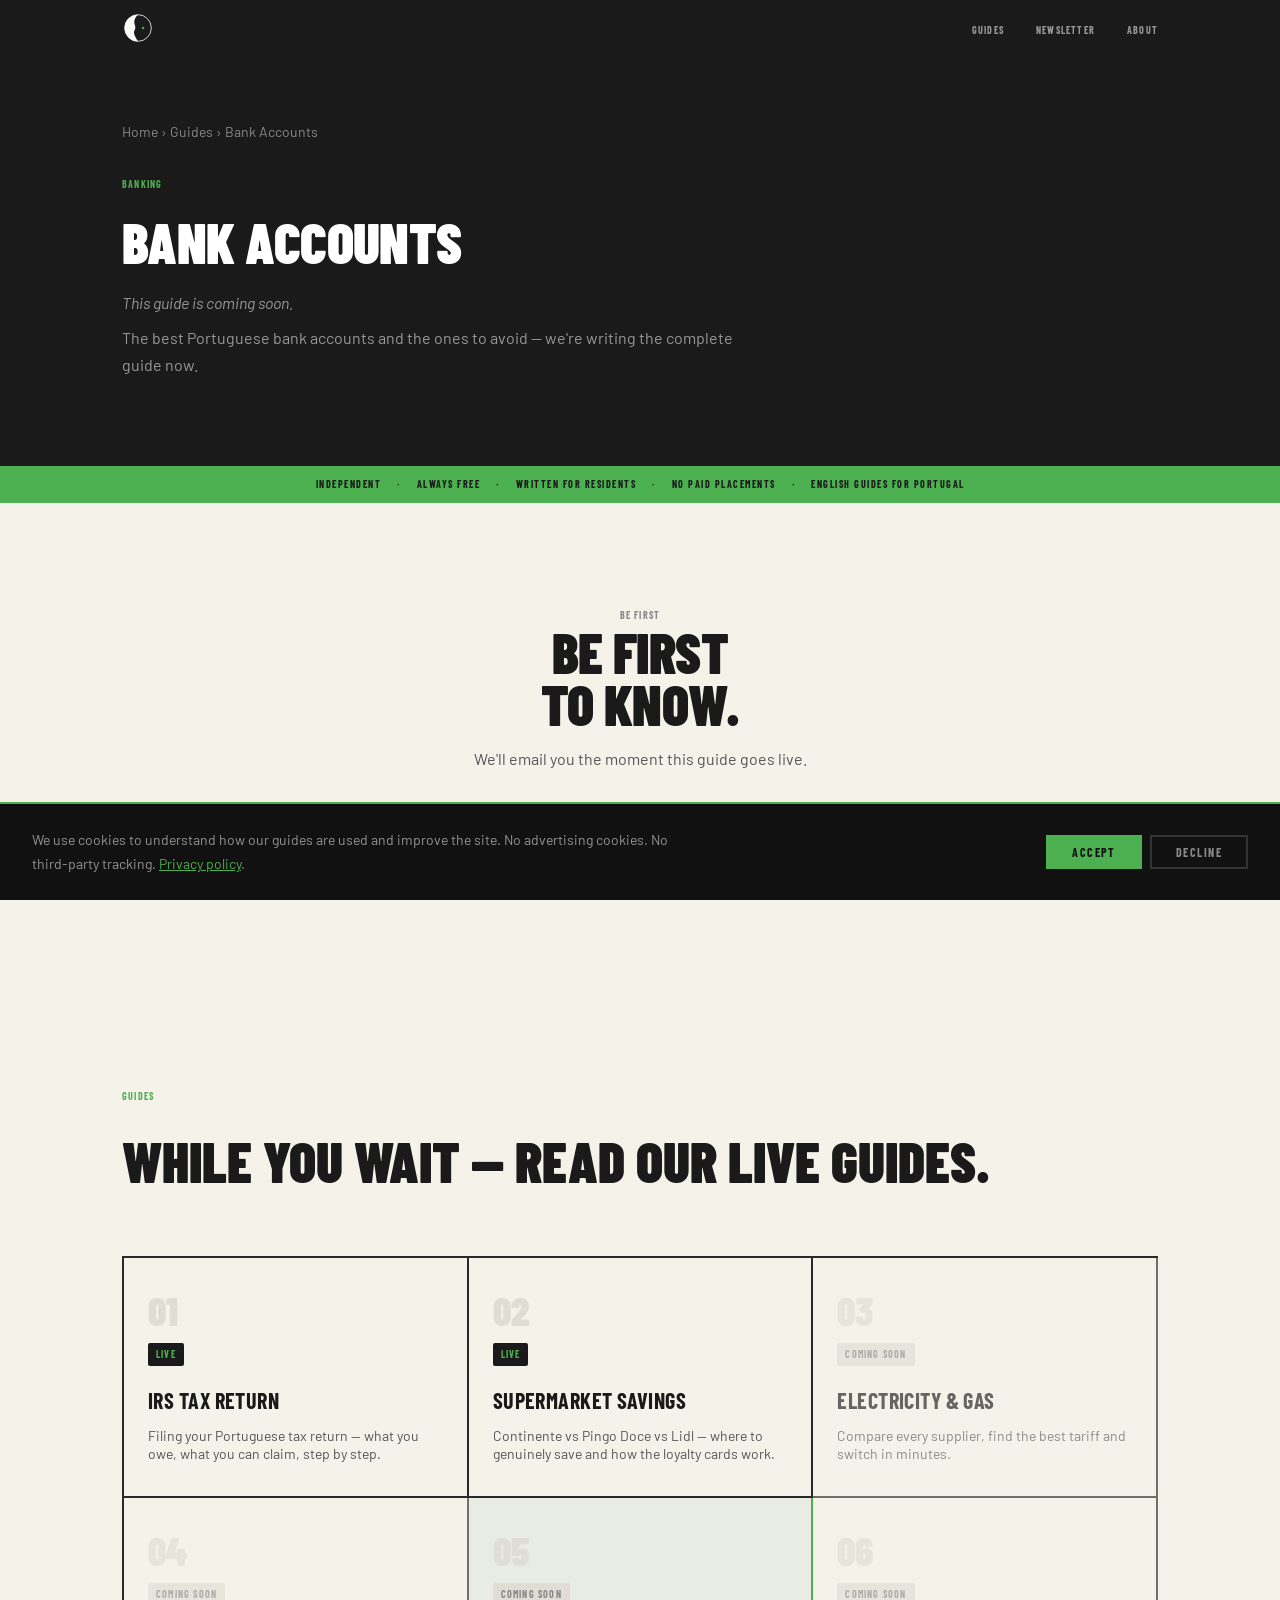
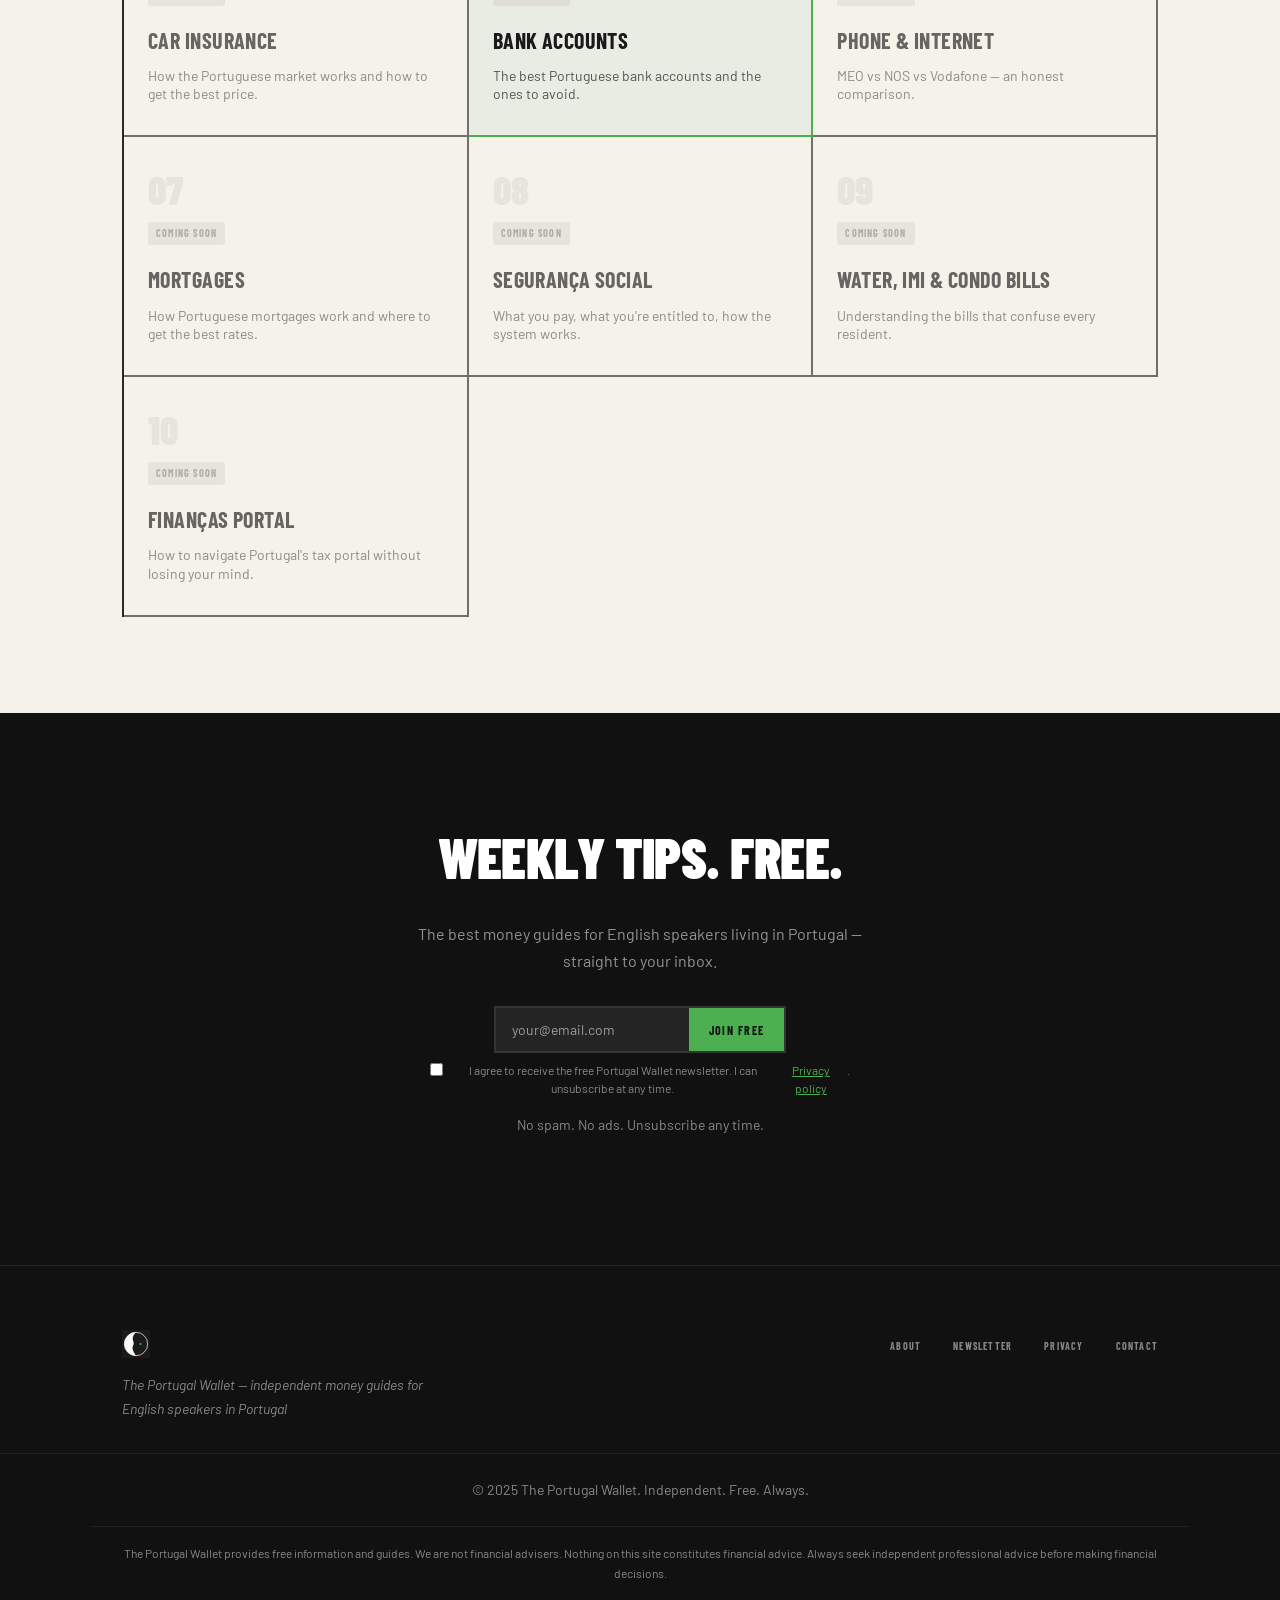
<file: guides/bank-accounts.html>
<!DOCTYPE html>
<html lang="en">
<head>
  <meta charset="UTF-8">
  <meta name="viewport" content="width=device-width, initial-scale=1.0">
  <meta name="description" content="The best Portuguese bank accounts and the ones to avoid. Coming soon from The Portugal Wallet.">
  <title>Bank Accounts — Coming Soon — The Portugal Wallet</title>
  <link rel="icon" href="../favicon.svg">
  <link rel="apple-touch-icon" href="../apple-touch-icon.svg">
  <link rel="preconnect" href="https://fonts.googleapis.com">
  <link rel="preconnect" href="https://fonts.gstatic.com" crossorigin>
  <link href="https://fonts.googleapis.com/css2?family=Barlow+Condensed:wght@700;900&family=Barlow:wght@300;400;500&display=swap" rel="stylesheet">
  <link rel="stylesheet" href="../styles.css">
</head>
<body>

  <nav class="nav" aria-label="Main navigation">
    <div class="nav__inner">
      <a class="nav__logo" href="../index.html" aria-label="The Portugal Wallet — home">
        <img src="../assets/images/portugal-wallet-dark.svg" alt="The Portugal Wallet">
      </a>
      <ul class="nav__links" role="list">
        <li><a href="../index.html#guides">Guides</a></li>
        <li><a href="../newsletter.html">Newsletter</a></li>
        <li><a href="../about.html">About</a></li>
      </ul>
      <button class="nav__hamburger" aria-label="Open menu" aria-expanded="false" aria-controls="mobile-menu">
        <span></span><span></span><span></span>
      </button>
    </div>
  </nav>

  <div id="mobile-menu" class="nav__mobile-overlay" role="dialog" aria-label="Navigation menu" aria-modal="true">
    <button class="nav__mobile-close" aria-label="Close menu">✕</button>
    <a href="../index.html#guides">Guides</a>
    <a href="../newsletter.html">Newsletter</a>
    <a href="../about.html">About</a>
  </div>

  <main>

    <header class="guide-hero">
      <div class="guide-hero__inner">
        <nav class="breadcrumb" aria-label="Breadcrumb">
          <a href="../index.html">Home</a> › <a href="../index.html#guides">Guides</a> › Bank Accounts
        </nav>
        <span class="section-label" style="color: var(--color-accent);">Banking</span>
        <h1>Bank Accounts</h1>
        <p class="coming-soon-label">This guide is coming soon.</p>
        <p class="guide-hero__standfirst">The best Portuguese bank accounts and the ones to avoid — we're writing the complete guide now.</p>
      </div>
    </header>

    <div class="strip" aria-hidden="true">
      <span>Independent</span>
      <span>·</span>
      <span>Always Free</span>
      <span>·</span>
      <span>Written for Residents</span>
      <span>·</span>
      <span>No Paid Placements</span>
      <span>·</span>
      <span>English Guides for Portugal</span>
    </div>

    <section class="coming-soon-capture" aria-label="Get notified">
      <div class="coming-soon-capture__inner">
        <span class="section-label">Be first</span>
        <h2 class="display">BE FIRST<br>TO KNOW.</h2>
        <p>We'll email you the moment this guide goes live.</p>
        <!-- KIT EMBED: replace this form with your Kit inline form embed code -->
        <div class="newsletter-form">
          <div class="newsletter-form__row">
            <input type="email" placeholder="your@email.com" aria-label="Email address">
            <button type="submit">Notify Me</button>
          </div>
          <div class="form-consent">
            <label>
              <input type="checkbox" id="consent-notify" required>
              I agree to receive the free Portugal Wallet newsletter. I can unsubscribe at any time. <a href="../privacy.html">Privacy policy</a>.
            </label>
          </div>
        </div>
      </div>
    </section>

    <section class="guides-section" aria-label="All guides">
      <div class="guides-section__inner">
        <div class="guides-section__header">
          <span class="section-label">Guides</span>
          <h2>While you wait — read our live guides.</h2>
        </div>
        <div class="guides-grid">

          <a class="guide-card" href="irs-tax-return.html">
            <div class="guide-card__num">01</div>
            <div class="guide-card__badge"><span class="badge badge--live">Live</span></div>
            <div class="guide-card__title">IRS Tax Return</div>
            <div class="guide-card__desc">Filing your Portuguese tax return — what you owe, what you can claim, step by step.</div>
          </a>

          <a class="guide-card" href="supermarket-savings.html">
            <div class="guide-card__num">02</div>
            <div class="guide-card__badge"><span class="badge badge--live">Live</span></div>
            <div class="guide-card__title">Supermarket Savings</div>
            <div class="guide-card__desc">Continente vs Pingo Doce vs Lidl — where to genuinely save and how the loyalty cards work.</div>
          </a>

          <div class="guide-card guide-card--soon">
            <div class="guide-card__num">03</div>
            <div class="guide-card__badge"><span class="badge badge--soon">Coming Soon</span></div>
            <div class="guide-card__title">Electricity &amp; Gas</div>
            <div class="guide-card__desc">Compare every supplier, find the best tariff and switch in minutes.</div>
          </div>

          <div class="guide-card guide-card--soon">
            <div class="guide-card__num">04</div>
            <div class="guide-card__badge"><span class="badge badge--soon">Coming Soon</span></div>
            <div class="guide-card__title">Car Insurance</div>
            <div class="guide-card__desc">How the Portuguese market works and how to get the best price.</div>
          </div>

          <div class="guide-card guide-card--current">
            <div class="guide-card__num">05</div>
            <div class="guide-card__badge"><span class="badge badge--soon">Coming Soon</span></div>
            <div class="guide-card__title">Bank Accounts</div>
            <div class="guide-card__desc">The best Portuguese bank accounts and the ones to avoid.</div>
          </div>

          <div class="guide-card guide-card--soon">
            <div class="guide-card__num">06</div>
            <div class="guide-card__badge"><span class="badge badge--soon">Coming Soon</span></div>
            <div class="guide-card__title">Phone &amp; Internet</div>
            <div class="guide-card__desc">MEO vs NOS vs Vodafone — an honest comparison.</div>
          </div>

          <div class="guide-card guide-card--soon">
            <div class="guide-card__num">07</div>
            <div class="guide-card__badge"><span class="badge badge--soon">Coming Soon</span></div>
            <div class="guide-card__title">Mortgages</div>
            <div class="guide-card__desc">How Portuguese mortgages work and where to get the best rates.</div>
          </div>

          <div class="guide-card guide-card--soon">
            <div class="guide-card__num">08</div>
            <div class="guide-card__badge"><span class="badge badge--soon">Coming Soon</span></div>
            <div class="guide-card__title">Segurança Social</div>
            <div class="guide-card__desc">What you pay, what you're entitled to, how the system works.</div>
          </div>

          <div class="guide-card guide-card--soon">
            <div class="guide-card__num">09</div>
            <div class="guide-card__badge"><span class="badge badge--soon">Coming Soon</span></div>
            <div class="guide-card__title">Water, IMI &amp; Condo Bills</div>
            <div class="guide-card__desc">Understanding the bills that confuse every resident.</div>
          </div>

          <div class="guide-card guide-card--soon">
            <div class="guide-card__num">10</div>
            <div class="guide-card__badge"><span class="badge badge--soon">Coming Soon</span></div>
            <div class="guide-card__title">Finanças Portal</div>
            <div class="guide-card__desc">How to navigate Portugal's tax portal without losing your mind.</div>
          </div>

        </div>
      </div>
    </section>

    <section class="newsletter-banner" aria-label="Newsletter signup">
      <div class="newsletter-banner__inner">
        <h2>Weekly Tips. Free.</h2>
        <p>The best money guides for English speakers living in Portugal — straight to your inbox.</p>
        <!-- KIT EMBED: replace this form with your Kit inline form embed code -->
        <div class="newsletter-form">
          <div class="newsletter-form__row">
            <input type="email" placeholder="your@email.com" aria-label="Email address">
            <button type="submit">Join Free</button>
          </div>
          <div class="form-consent">
            <label>
              <input type="checkbox" id="consent-banner" required>
              I agree to receive the free Portugal Wallet newsletter. I can unsubscribe at any time. <a href="../privacy.html">Privacy policy</a>.
            </label>
          </div>
        </div>
        <p class="trust-line">No spam. No ads. Unsubscribe any time.</p>
      </div>
    </section>

  </main>

  <footer class="footer">
    <div class="footer__inner">
      <div class="footer__brand">
        <img src="../assets/images/portugal-wallet-dark.svg" alt="The Portugal Wallet">
        <p><em>The Portugal Wallet — independent money guides for English speakers in Portugal</em></p>
      </div>
      <ul class="footer__links" role="list">
        <li><a href="../about.html">About</a></li>
        <li><a href="../newsletter.html">Newsletter</a></li>
        <li><a href="../privacy.html">Privacy</a></li>
        <li><a href="mailto:hello@theportugalwallet.com">Contact</a></li>
      </ul>
    </div>
    <div class="footer__copy">© 2025 The Portugal Wallet. Independent. Free. Always.</div>
    <div class="footer__legal">The Portugal Wallet provides free information and guides. We are not financial advisers. Nothing on this site constitutes financial advice. Always seek independent professional advice before making financial decisions.</div>
  </footer>

  <div id="cookie-banner" role="dialog" aria-label="Cookie consent" aria-live="polite" style="display:none;">
    <p>We use cookies to understand how our guides are used and improve the site. No advertising cookies. No third-party tracking. <a href="../privacy.html">Privacy policy</a>.</p>
    <div class="cookie-banner__actions">
      <button id="cookie-accept">Accept</button>
      <button id="cookie-decline">Decline</button>
    </div>
  </div>

  <script>
    (function() {
      var consent = localStorage.getItem('tpw_cookie_consent');
      if (!consent) { document.getElementById('cookie-banner').style.display = 'flex'; }
      document.getElementById('cookie-accept').addEventListener('click', function() {
        localStorage.setItem('tpw_cookie_consent', 'accepted');
        document.getElementById('cookie-banner').style.display = 'none';
      });
      document.getElementById('cookie-decline').addEventListener('click', function() {
        localStorage.setItem('tpw_cookie_consent', 'declined');
        document.getElementById('cookie-banner').style.display = 'none';
      });
    })();
    (function() {
      var hamburger = document.querySelector('.nav__hamburger');
      var overlay = document.getElementById('mobile-menu');
      var close = document.querySelector('.nav__mobile-close');
      function openMenu() { overlay.classList.add('open'); hamburger.setAttribute('aria-expanded', 'true'); close.focus(); }
      function closeMenu() { overlay.classList.remove('open'); hamburger.setAttribute('aria-expanded', 'false'); hamburger.focus(); }
      hamburger.addEventListener('click', openMenu);
      close.addEventListener('click', closeMenu);
      overlay.addEventListener('keydown', function(e) { if (e.key === 'Escape') closeMenu(); });
    })();
  </script>

</body>
</html>
</file>
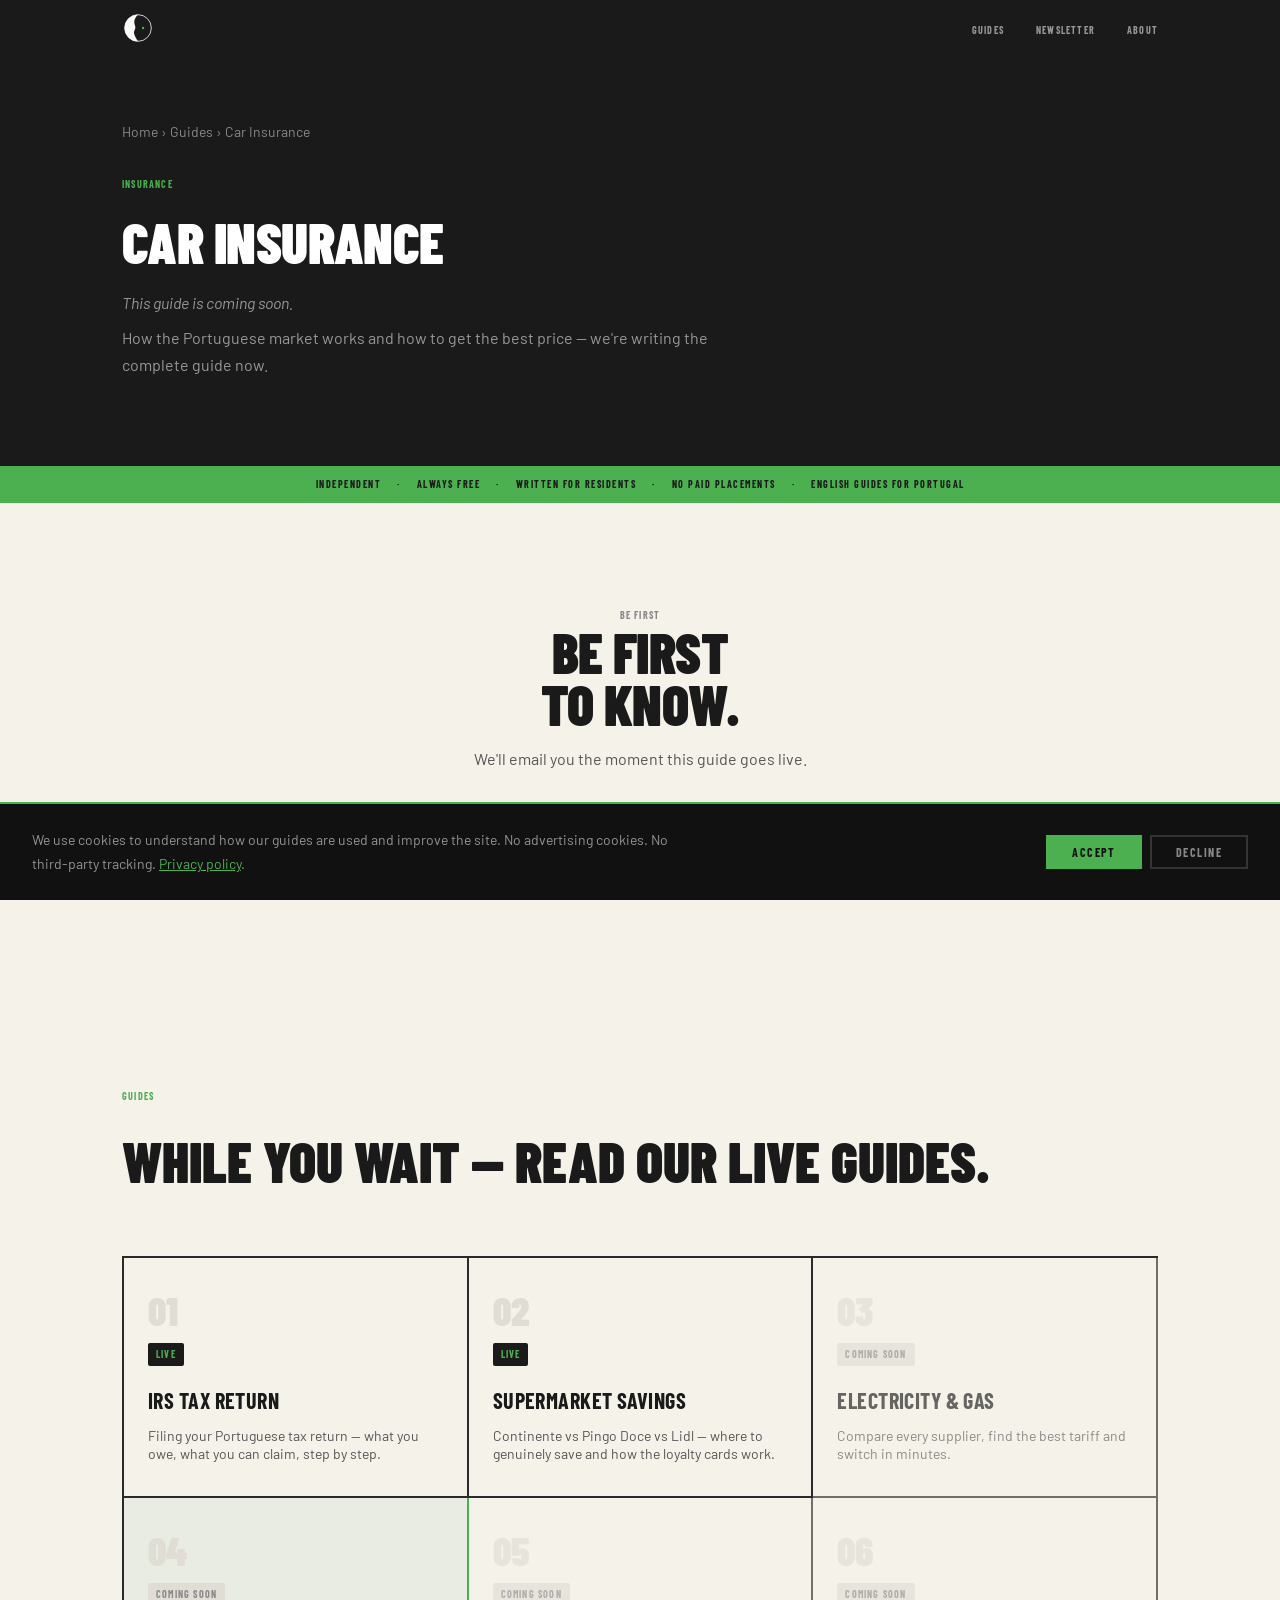
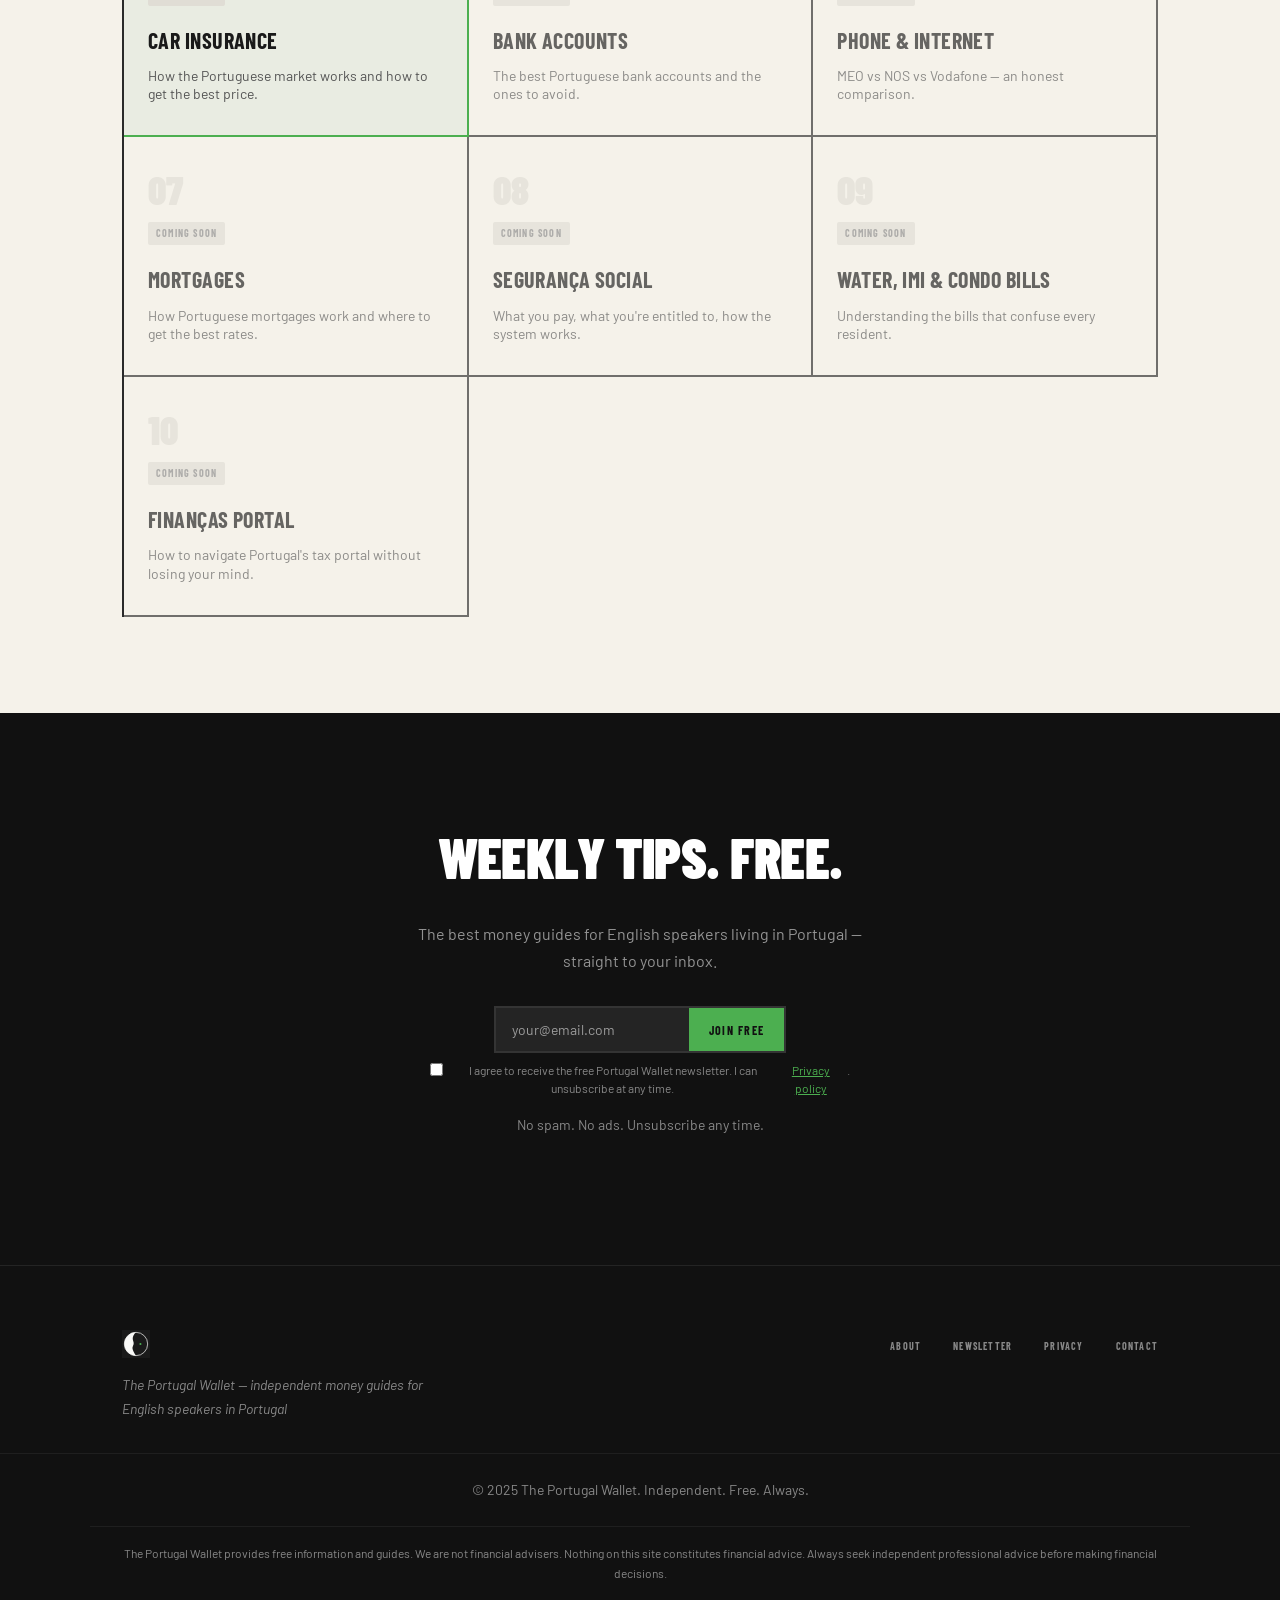
<file: guides/car-insurance.html>
<!DOCTYPE html>
<html lang="en">
<head>
  <meta charset="UTF-8">
  <meta name="viewport" content="width=device-width, initial-scale=1.0">
  <meta name="description" content="How the Portuguese car insurance market works and how to get the best price. Coming soon from The Portugal Wallet.">
  <title>Car Insurance — Coming Soon — The Portugal Wallet</title>
  <link rel="icon" href="../favicon.svg">
  <link rel="apple-touch-icon" href="../apple-touch-icon.svg">
  <link rel="preconnect" href="https://fonts.googleapis.com">
  <link rel="preconnect" href="https://fonts.gstatic.com" crossorigin>
  <link href="https://fonts.googleapis.com/css2?family=Barlow+Condensed:wght@700;900&family=Barlow:wght@300;400;500&display=swap" rel="stylesheet">
  <link rel="stylesheet" href="../styles.css">
</head>
<body>

  <nav class="nav" aria-label="Main navigation">
    <div class="nav__inner">
      <a class="nav__logo" href="../index.html" aria-label="The Portugal Wallet — home">
        <img src="../assets/images/portugal-wallet-dark.svg" alt="The Portugal Wallet">
      </a>
      <ul class="nav__links" role="list">
        <li><a href="../index.html#guides">Guides</a></li>
        <li><a href="../newsletter.html">Newsletter</a></li>
        <li><a href="../about.html">About</a></li>
      </ul>
      <button class="nav__hamburger" aria-label="Open menu" aria-expanded="false" aria-controls="mobile-menu">
        <span></span><span></span><span></span>
      </button>
    </div>
  </nav>

  <div id="mobile-menu" class="nav__mobile-overlay" role="dialog" aria-label="Navigation menu" aria-modal="true">
    <button class="nav__mobile-close" aria-label="Close menu">✕</button>
    <a href="../index.html#guides">Guides</a>
    <a href="../newsletter.html">Newsletter</a>
    <a href="../about.html">About</a>
  </div>

  <main>

    <header class="guide-hero">
      <div class="guide-hero__inner">
        <nav class="breadcrumb" aria-label="Breadcrumb">
          <a href="../index.html">Home</a> › <a href="../index.html#guides">Guides</a> › Car Insurance
        </nav>
        <span class="section-label" style="color: var(--color-accent);">Insurance</span>
        <h1>Car Insurance</h1>
        <p class="coming-soon-label">This guide is coming soon.</p>
        <p class="guide-hero__standfirst">How the Portuguese market works and how to get the best price — we're writing the complete guide now.</p>
      </div>
    </header>

    <div class="strip" aria-hidden="true">
      <span>Independent</span>
      <span>·</span>
      <span>Always Free</span>
      <span>·</span>
      <span>Written for Residents</span>
      <span>·</span>
      <span>No Paid Placements</span>
      <span>·</span>
      <span>English Guides for Portugal</span>
    </div>

    <section class="coming-soon-capture" aria-label="Get notified">
      <div class="coming-soon-capture__inner">
        <span class="section-label">Be first</span>
        <h2 class="display">BE FIRST<br>TO KNOW.</h2>
        <p>We'll email you the moment this guide goes live.</p>
        <!-- KIT EMBED: replace this form with your Kit inline form embed code -->
        <div class="newsletter-form">
          <div class="newsletter-form__row">
            <input type="email" placeholder="your@email.com" aria-label="Email address">
            <button type="submit">Notify Me</button>
          </div>
          <div class="form-consent">
            <label>
              <input type="checkbox" id="consent-notify" required>
              I agree to receive the free Portugal Wallet newsletter. I can unsubscribe at any time. <a href="../privacy.html">Privacy policy</a>.
            </label>
          </div>
        </div>
      </div>
    </section>

    <section class="guides-section" aria-label="All guides">
      <div class="guides-section__inner">
        <div class="guides-section__header">
          <span class="section-label">Guides</span>
          <h2>While you wait — read our live guides.</h2>
        </div>
        <div class="guides-grid">

          <a class="guide-card" href="irs-tax-return.html">
            <div class="guide-card__num">01</div>
            <div class="guide-card__badge"><span class="badge badge--live">Live</span></div>
            <div class="guide-card__title">IRS Tax Return</div>
            <div class="guide-card__desc">Filing your Portuguese tax return — what you owe, what you can claim, step by step.</div>
          </a>

          <a class="guide-card" href="supermarket-savings.html">
            <div class="guide-card__num">02</div>
            <div class="guide-card__badge"><span class="badge badge--live">Live</span></div>
            <div class="guide-card__title">Supermarket Savings</div>
            <div class="guide-card__desc">Continente vs Pingo Doce vs Lidl — where to genuinely save and how the loyalty cards work.</div>
          </a>

          <div class="guide-card guide-card--soon">
            <div class="guide-card__num">03</div>
            <div class="guide-card__badge"><span class="badge badge--soon">Coming Soon</span></div>
            <div class="guide-card__title">Electricity &amp; Gas</div>
            <div class="guide-card__desc">Compare every supplier, find the best tariff and switch in minutes.</div>
          </div>

          <div class="guide-card guide-card--current">
            <div class="guide-card__num">04</div>
            <div class="guide-card__badge"><span class="badge badge--soon">Coming Soon</span></div>
            <div class="guide-card__title">Car Insurance</div>
            <div class="guide-card__desc">How the Portuguese market works and how to get the best price.</div>
          </div>

          <div class="guide-card guide-card--soon">
            <div class="guide-card__num">05</div>
            <div class="guide-card__badge"><span class="badge badge--soon">Coming Soon</span></div>
            <div class="guide-card__title">Bank Accounts</div>
            <div class="guide-card__desc">The best Portuguese bank accounts and the ones to avoid.</div>
          </div>

          <div class="guide-card guide-card--soon">
            <div class="guide-card__num">06</div>
            <div class="guide-card__badge"><span class="badge badge--soon">Coming Soon</span></div>
            <div class="guide-card__title">Phone &amp; Internet</div>
            <div class="guide-card__desc">MEO vs NOS vs Vodafone — an honest comparison.</div>
          </div>

          <div class="guide-card guide-card--soon">
            <div class="guide-card__num">07</div>
            <div class="guide-card__badge"><span class="badge badge--soon">Coming Soon</span></div>
            <div class="guide-card__title">Mortgages</div>
            <div class="guide-card__desc">How Portuguese mortgages work and where to get the best rates.</div>
          </div>

          <div class="guide-card guide-card--soon">
            <div class="guide-card__num">08</div>
            <div class="guide-card__badge"><span class="badge badge--soon">Coming Soon</span></div>
            <div class="guide-card__title">Segurança Social</div>
            <div class="guide-card__desc">What you pay, what you're entitled to, how the system works.</div>
          </div>

          <div class="guide-card guide-card--soon">
            <div class="guide-card__num">09</div>
            <div class="guide-card__badge"><span class="badge badge--soon">Coming Soon</span></div>
            <div class="guide-card__title">Water, IMI &amp; Condo Bills</div>
            <div class="guide-card__desc">Understanding the bills that confuse every resident.</div>
          </div>

          <div class="guide-card guide-card--soon">
            <div class="guide-card__num">10</div>
            <div class="guide-card__badge"><span class="badge badge--soon">Coming Soon</span></div>
            <div class="guide-card__title">Finanças Portal</div>
            <div class="guide-card__desc">How to navigate Portugal's tax portal without losing your mind.</div>
          </div>

        </div>
      </div>
    </section>

    <section class="newsletter-banner" aria-label="Newsletter signup">
      <div class="newsletter-banner__inner">
        <h2>Weekly Tips. Free.</h2>
        <p>The best money guides for English speakers living in Portugal — straight to your inbox.</p>
        <!-- KIT EMBED: replace this form with your Kit inline form embed code -->
        <div class="newsletter-form">
          <div class="newsletter-form__row">
            <input type="email" placeholder="your@email.com" aria-label="Email address">
            <button type="submit">Join Free</button>
          </div>
          <div class="form-consent">
            <label>
              <input type="checkbox" id="consent-banner" required>
              I agree to receive the free Portugal Wallet newsletter. I can unsubscribe at any time. <a href="../privacy.html">Privacy policy</a>.
            </label>
          </div>
        </div>
        <p class="trust-line">No spam. No ads. Unsubscribe any time.</p>
      </div>
    </section>

  </main>

  <footer class="footer">
    <div class="footer__inner">
      <div class="footer__brand">
        <img src="../assets/images/portugal-wallet-dark.svg" alt="The Portugal Wallet">
        <p><em>The Portugal Wallet — independent money guides for English speakers in Portugal</em></p>
      </div>
      <ul class="footer__links" role="list">
        <li><a href="../about.html">About</a></li>
        <li><a href="../newsletter.html">Newsletter</a></li>
        <li><a href="../privacy.html">Privacy</a></li>
        <li><a href="mailto:hello@theportugalwallet.com">Contact</a></li>
      </ul>
    </div>
    <div class="footer__copy">© 2025 The Portugal Wallet. Independent. Free. Always.</div>
    <div class="footer__legal">The Portugal Wallet provides free information and guides. We are not financial advisers. Nothing on this site constitutes financial advice. Always seek independent professional advice before making financial decisions.</div>
  </footer>

  <div id="cookie-banner" role="dialog" aria-label="Cookie consent" aria-live="polite" style="display:none;">
    <p>We use cookies to understand how our guides are used and improve the site. No advertising cookies. No third-party tracking. <a href="../privacy.html">Privacy policy</a>.</p>
    <div class="cookie-banner__actions">
      <button id="cookie-accept">Accept</button>
      <button id="cookie-decline">Decline</button>
    </div>
  </div>

  <script>
    (function() {
      var consent = localStorage.getItem('tpw_cookie_consent');
      if (!consent) { document.getElementById('cookie-banner').style.display = 'flex'; }
      document.getElementById('cookie-accept').addEventListener('click', function() {
        localStorage.setItem('tpw_cookie_consent', 'accepted');
        document.getElementById('cookie-banner').style.display = 'none';
      });
      document.getElementById('cookie-decline').addEventListener('click', function() {
        localStorage.setItem('tpw_cookie_consent', 'declined');
        document.getElementById('cookie-banner').style.display = 'none';
      });
    })();
    (function() {
      var hamburger = document.querySelector('.nav__hamburger');
      var overlay = document.getElementById('mobile-menu');
      var close = document.querySelector('.nav__mobile-close');
      function openMenu() { overlay.classList.add('open'); hamburger.setAttribute('aria-expanded', 'true'); close.focus(); }
      function closeMenu() { overlay.classList.remove('open'); hamburger.setAttribute('aria-expanded', 'false'); hamburger.focus(); }
      hamburger.addEventListener('click', openMenu);
      close.addEventListener('click', closeMenu);
      overlay.addEventListener('keydown', function(e) { if (e.key === 'Escape') closeMenu(); });
    })();
  </script>

</body>
</html>
</file>
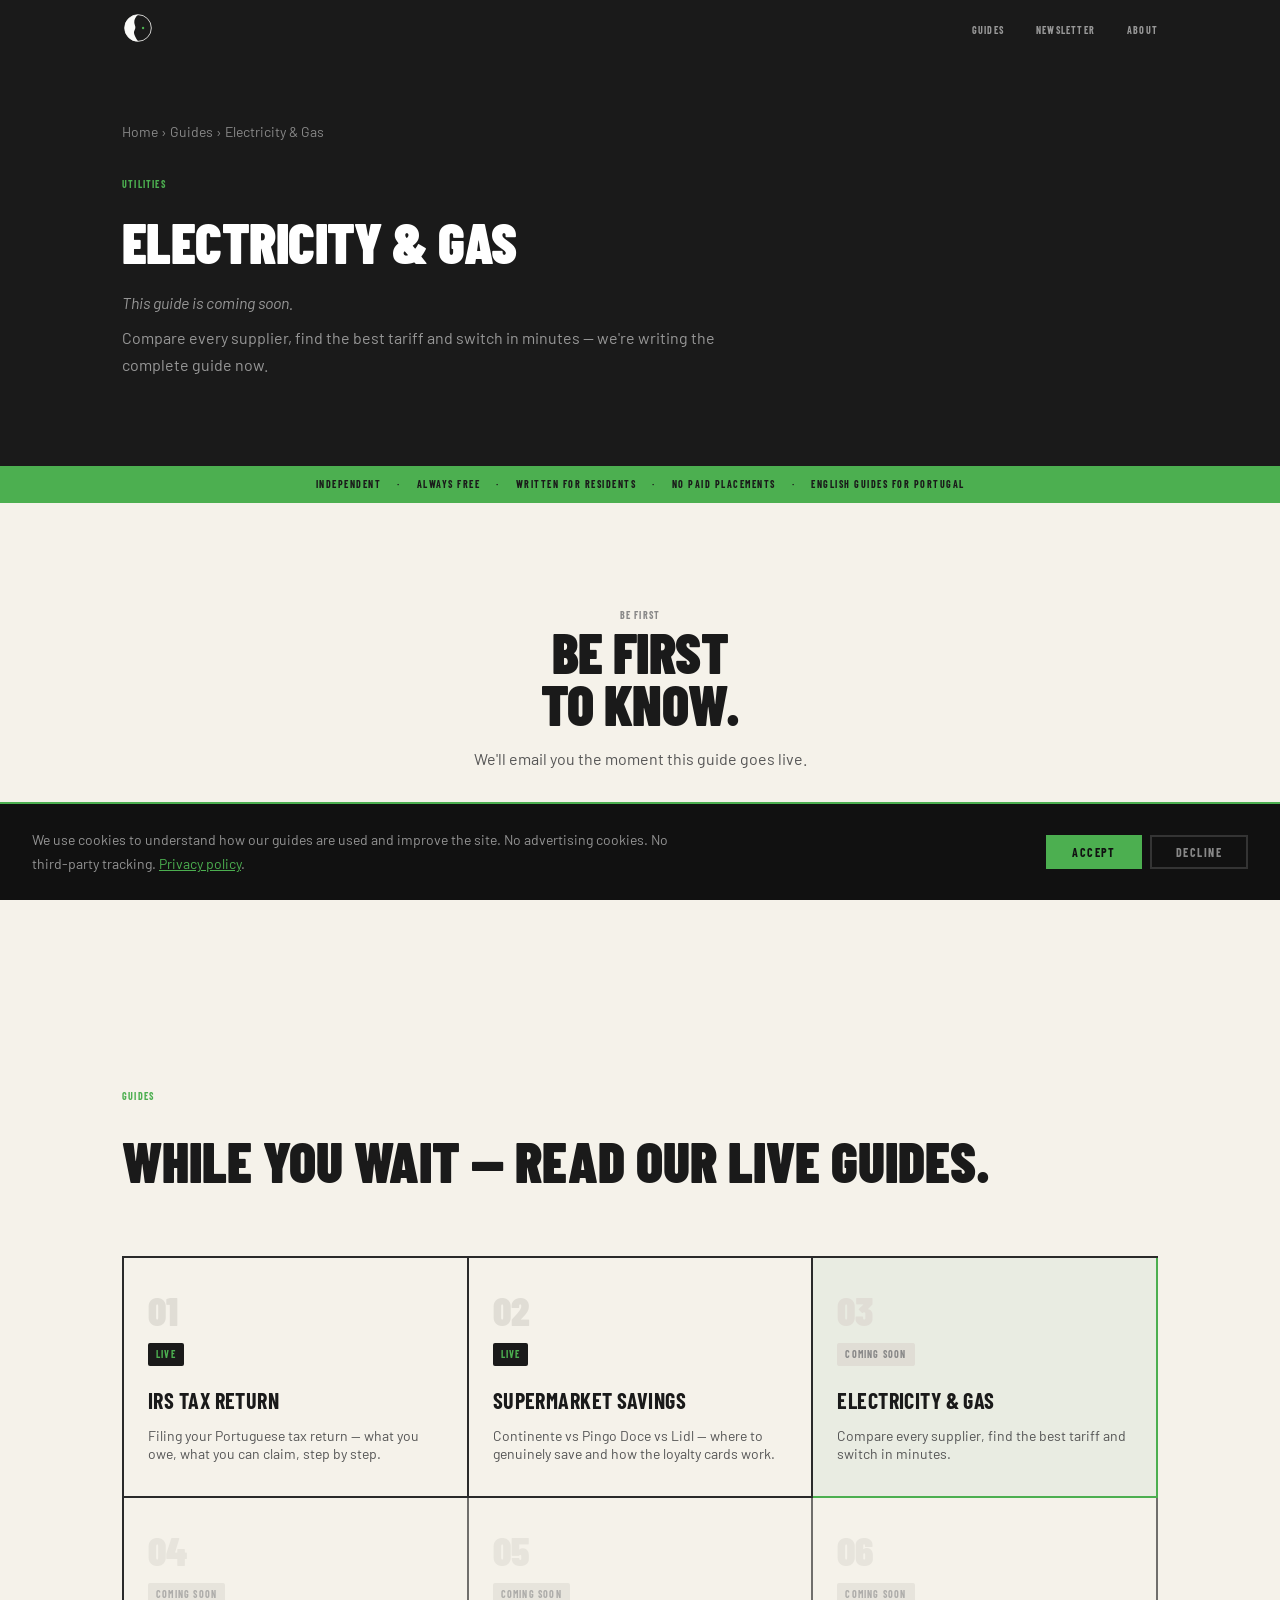
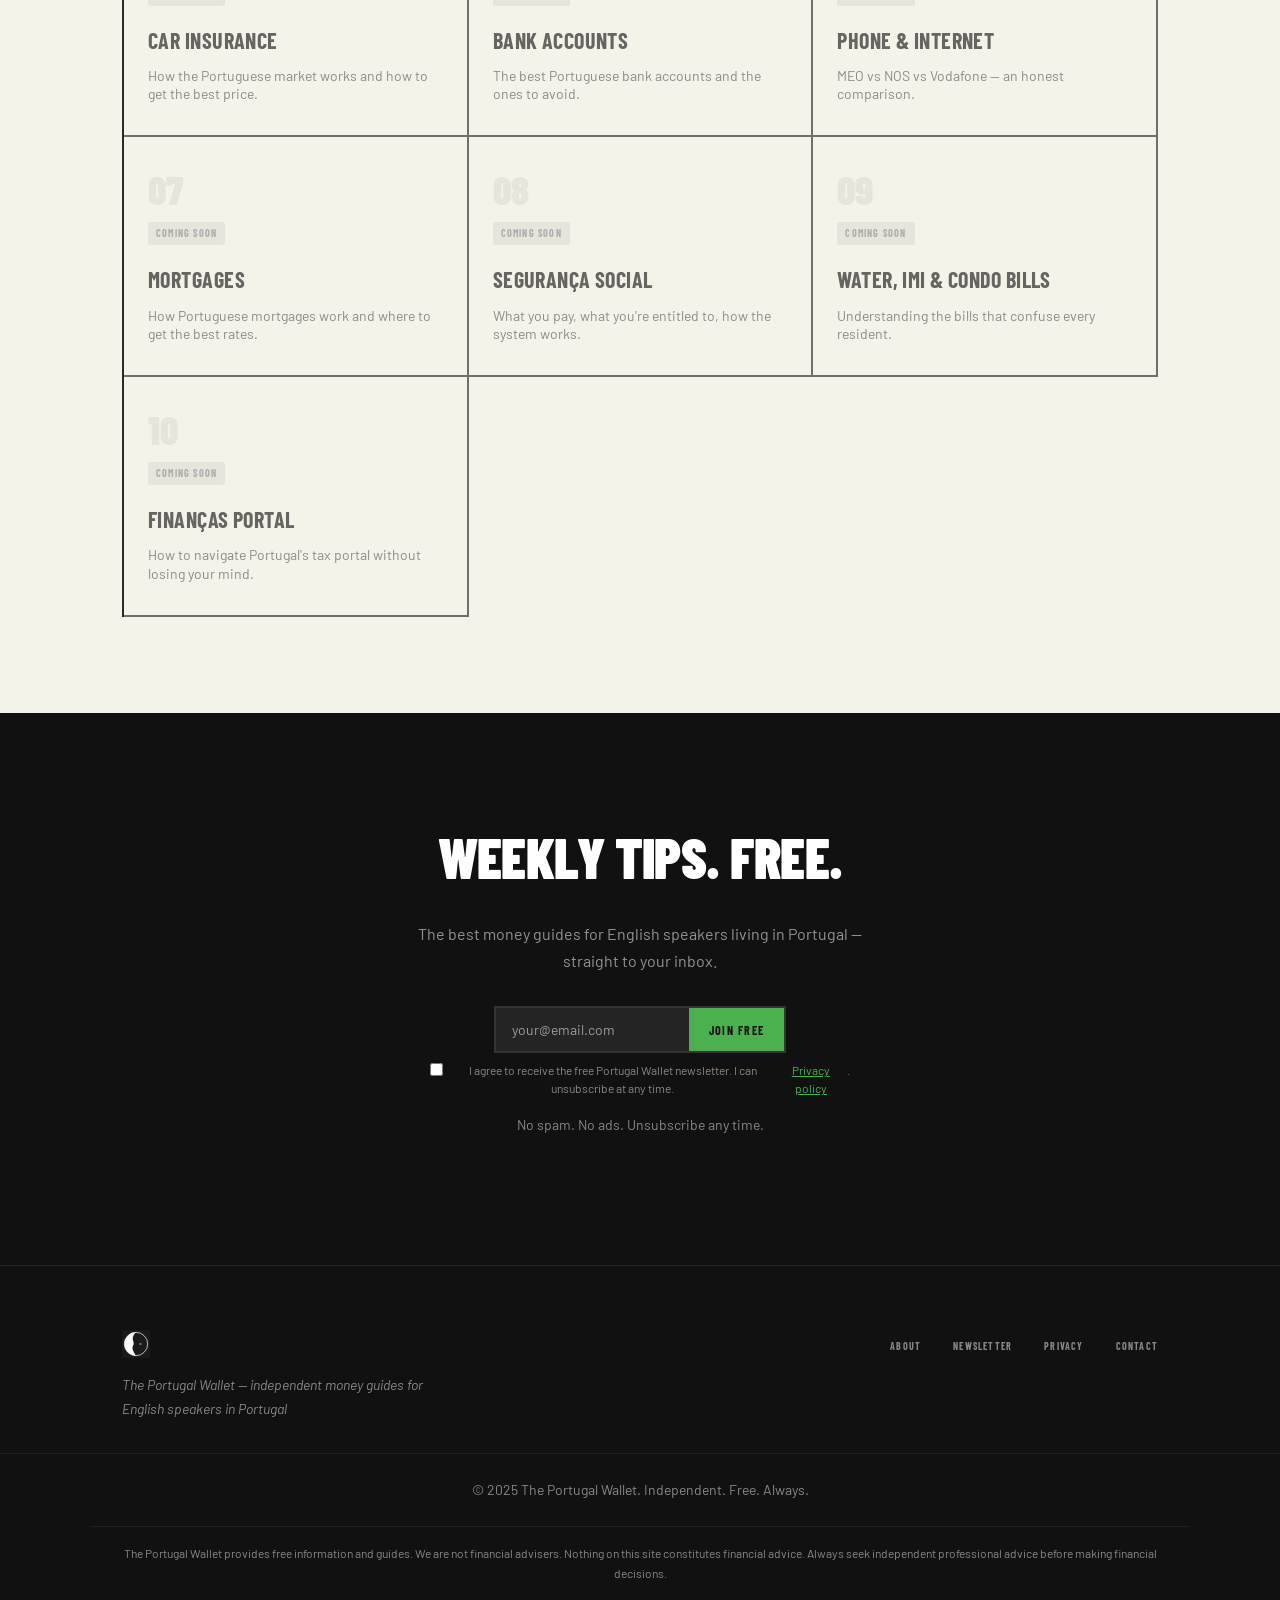
<file: guides/electricity-gas.html>
<!DOCTYPE html>
<html lang="en">
<head>
  <meta charset="UTF-8">
  <meta name="viewport" content="width=device-width, initial-scale=1.0">
  <meta name="description" content="Compare every electricity and gas supplier in Portugal, find the best tariff and switch in minutes. Coming soon from The Portugal Wallet.">
  <title>Electricity &amp; Gas — Coming Soon — The Portugal Wallet</title>
  <link rel="icon" href="../favicon.svg">
  <link rel="apple-touch-icon" href="../apple-touch-icon.svg">
  <link rel="preconnect" href="https://fonts.googleapis.com">
  <link rel="preconnect" href="https://fonts.gstatic.com" crossorigin>
  <link href="https://fonts.googleapis.com/css2?family=Barlow+Condensed:wght@700;900&family=Barlow:wght@300;400;500&display=swap" rel="stylesheet">
  <link rel="stylesheet" href="../styles.css">
</head>
<body>

  <nav class="nav" aria-label="Main navigation">
    <div class="nav__inner">
      <a class="nav__logo" href="../index.html" aria-label="The Portugal Wallet — home">
        <img src="../assets/images/portugal-wallet-dark.svg" alt="The Portugal Wallet">
      </a>
      <ul class="nav__links" role="list">
        <li><a href="../index.html#guides">Guides</a></li>
        <li><a href="../newsletter.html">Newsletter</a></li>
        <li><a href="../about.html">About</a></li>
      </ul>
      <button class="nav__hamburger" aria-label="Open menu" aria-expanded="false" aria-controls="mobile-menu">
        <span></span><span></span><span></span>
      </button>
    </div>
  </nav>

  <div id="mobile-menu" class="nav__mobile-overlay" role="dialog" aria-label="Navigation menu" aria-modal="true">
    <button class="nav__mobile-close" aria-label="Close menu">✕</button>
    <a href="../index.html#guides">Guides</a>
    <a href="../newsletter.html">Newsletter</a>
    <a href="../about.html">About</a>
  </div>

  <main>

    <header class="guide-hero">
      <div class="guide-hero__inner">
        <nav class="breadcrumb" aria-label="Breadcrumb">
          <a href="../index.html">Home</a> › <a href="../index.html#guides">Guides</a> › Electricity &amp; Gas
        </nav>
        <span class="section-label" style="color: var(--color-accent);">Utilities</span>
        <h1>Electricity &amp; Gas</h1>
        <p class="coming-soon-label">This guide is coming soon.</p>
        <p class="guide-hero__standfirst">Compare every supplier, find the best tariff and switch in minutes — we're writing the complete guide now.</p>
      </div>
    </header>

    <div class="strip" aria-hidden="true">
      <span>Independent</span>
      <span>·</span>
      <span>Always Free</span>
      <span>·</span>
      <span>Written for Residents</span>
      <span>·</span>
      <span>No Paid Placements</span>
      <span>·</span>
      <span>English Guides for Portugal</span>
    </div>

    <section class="coming-soon-capture" aria-label="Get notified">
      <div class="coming-soon-capture__inner">
        <span class="section-label">Be first</span>
        <h2 class="display">BE FIRST<br>TO KNOW.</h2>
        <p>We'll email you the moment this guide goes live.</p>
        <!-- KIT EMBED: replace this form with your Kit inline form embed code -->
        <div class="newsletter-form">
          <div class="newsletter-form__row">
            <input type="email" placeholder="your@email.com" aria-label="Email address">
            <button type="submit">Notify Me</button>
          </div>
          <div class="form-consent">
            <label>
              <input type="checkbox" id="consent-notify" required>
              I agree to receive the free Portugal Wallet newsletter. I can unsubscribe at any time. <a href="../privacy.html">Privacy policy</a>.
            </label>
          </div>
        </div>
      </div>
    </section>

    <section class="guides-section" aria-label="All guides">
      <div class="guides-section__inner">
        <div class="guides-section__header">
          <span class="section-label">Guides</span>
          <h2>While you wait — read our live guides.</h2>
        </div>
        <div class="guides-grid">

          <a class="guide-card" href="irs-tax-return.html">
            <div class="guide-card__num">01</div>
            <div class="guide-card__badge"><span class="badge badge--live">Live</span></div>
            <div class="guide-card__title">IRS Tax Return</div>
            <div class="guide-card__desc">Filing your Portuguese tax return — what you owe, what you can claim, step by step.</div>
          </a>

          <a class="guide-card" href="supermarket-savings.html">
            <div class="guide-card__num">02</div>
            <div class="guide-card__badge"><span class="badge badge--live">Live</span></div>
            <div class="guide-card__title">Supermarket Savings</div>
            <div class="guide-card__desc">Continente vs Pingo Doce vs Lidl — where to genuinely save and how the loyalty cards work.</div>
          </a>

          <div class="guide-card guide-card--current">
            <div class="guide-card__num">03</div>
            <div class="guide-card__badge"><span class="badge badge--soon">Coming Soon</span></div>
            <div class="guide-card__title">Electricity &amp; Gas</div>
            <div class="guide-card__desc">Compare every supplier, find the best tariff and switch in minutes.</div>
          </div>

          <div class="guide-card guide-card--soon">
            <div class="guide-card__num">04</div>
            <div class="guide-card__badge"><span class="badge badge--soon">Coming Soon</span></div>
            <div class="guide-card__title">Car Insurance</div>
            <div class="guide-card__desc">How the Portuguese market works and how to get the best price.</div>
          </div>

          <div class="guide-card guide-card--soon">
            <div class="guide-card__num">05</div>
            <div class="guide-card__badge"><span class="badge badge--soon">Coming Soon</span></div>
            <div class="guide-card__title">Bank Accounts</div>
            <div class="guide-card__desc">The best Portuguese bank accounts and the ones to avoid.</div>
          </div>

          <div class="guide-card guide-card--soon">
            <div class="guide-card__num">06</div>
            <div class="guide-card__badge"><span class="badge badge--soon">Coming Soon</span></div>
            <div class="guide-card__title">Phone &amp; Internet</div>
            <div class="guide-card__desc">MEO vs NOS vs Vodafone — an honest comparison.</div>
          </div>

          <div class="guide-card guide-card--soon">
            <div class="guide-card__num">07</div>
            <div class="guide-card__badge"><span class="badge badge--soon">Coming Soon</span></div>
            <div class="guide-card__title">Mortgages</div>
            <div class="guide-card__desc">How Portuguese mortgages work and where to get the best rates.</div>
          </div>

          <div class="guide-card guide-card--soon">
            <div class="guide-card__num">08</div>
            <div class="guide-card__badge"><span class="badge badge--soon">Coming Soon</span></div>
            <div class="guide-card__title">Segurança Social</div>
            <div class="guide-card__desc">What you pay, what you're entitled to, how the system works.</div>
          </div>

          <div class="guide-card guide-card--soon">
            <div class="guide-card__num">09</div>
            <div class="guide-card__badge"><span class="badge badge--soon">Coming Soon</span></div>
            <div class="guide-card__title">Water, IMI &amp; Condo Bills</div>
            <div class="guide-card__desc">Understanding the bills that confuse every resident.</div>
          </div>

          <div class="guide-card guide-card--soon">
            <div class="guide-card__num">10</div>
            <div class="guide-card__badge"><span class="badge badge--soon">Coming Soon</span></div>
            <div class="guide-card__title">Finanças Portal</div>
            <div class="guide-card__desc">How to navigate Portugal's tax portal without losing your mind.</div>
          </div>

        </div>
      </div>
    </section>

    <section class="newsletter-banner" aria-label="Newsletter signup">
      <div class="newsletter-banner__inner">
        <h2>Weekly Tips. Free.</h2>
        <p>The best money guides for English speakers living in Portugal — straight to your inbox.</p>
        <!-- KIT EMBED: replace this form with your Kit inline form embed code -->
        <div class="newsletter-form">
          <div class="newsletter-form__row">
            <input type="email" placeholder="your@email.com" aria-label="Email address">
            <button type="submit">Join Free</button>
          </div>
          <div class="form-consent">
            <label>
              <input type="checkbox" id="consent-banner" required>
              I agree to receive the free Portugal Wallet newsletter. I can unsubscribe at any time. <a href="../privacy.html">Privacy policy</a>.
            </label>
          </div>
        </div>
        <p class="trust-line">No spam. No ads. Unsubscribe any time.</p>
      </div>
    </section>

  </main>

  <footer class="footer">
    <div class="footer__inner">
      <div class="footer__brand">
        <img src="../assets/images/portugal-wallet-dark.svg" alt="The Portugal Wallet">
        <p><em>The Portugal Wallet — independent money guides for English speakers in Portugal</em></p>
      </div>
      <ul class="footer__links" role="list">
        <li><a href="../about.html">About</a></li>
        <li><a href="../newsletter.html">Newsletter</a></li>
        <li><a href="../privacy.html">Privacy</a></li>
        <li><a href="mailto:hello@theportugalwallet.com">Contact</a></li>
      </ul>
    </div>
    <div class="footer__copy">© 2025 The Portugal Wallet. Independent. Free. Always.</div>
    <div class="footer__legal">The Portugal Wallet provides free information and guides. We are not financial advisers. Nothing on this site constitutes financial advice. Always seek independent professional advice before making financial decisions.</div>
  </footer>

  <div id="cookie-banner" role="dialog" aria-label="Cookie consent" aria-live="polite" style="display:none;">
    <p>We use cookies to understand how our guides are used and improve the site. No advertising cookies. No third-party tracking. <a href="../privacy.html">Privacy policy</a>.</p>
    <div class="cookie-banner__actions">
      <button id="cookie-accept">Accept</button>
      <button id="cookie-decline">Decline</button>
    </div>
  </div>

  <script>
    (function() {
      var consent = localStorage.getItem('tpw_cookie_consent');
      if (!consent) { document.getElementById('cookie-banner').style.display = 'flex'; }
      document.getElementById('cookie-accept').addEventListener('click', function() {
        localStorage.setItem('tpw_cookie_consent', 'accepted');
        document.getElementById('cookie-banner').style.display = 'none';
      });
      document.getElementById('cookie-decline').addEventListener('click', function() {
        localStorage.setItem('tpw_cookie_consent', 'declined');
        document.getElementById('cookie-banner').style.display = 'none';
      });
    })();
    (function() {
      var hamburger = document.querySelector('.nav__hamburger');
      var overlay = document.getElementById('mobile-menu');
      var close = document.querySelector('.nav__mobile-close');
      function openMenu() { overlay.classList.add('open'); hamburger.setAttribute('aria-expanded', 'true'); close.focus(); }
      function closeMenu() { overlay.classList.remove('open'); hamburger.setAttribute('aria-expanded', 'false'); hamburger.focus(); }
      hamburger.addEventListener('click', openMenu);
      close.addEventListener('click', closeMenu);
      overlay.addEventListener('keydown', function(e) { if (e.key === 'Escape') closeMenu(); });
    })();
  </script>

</body>
</html>
</file>
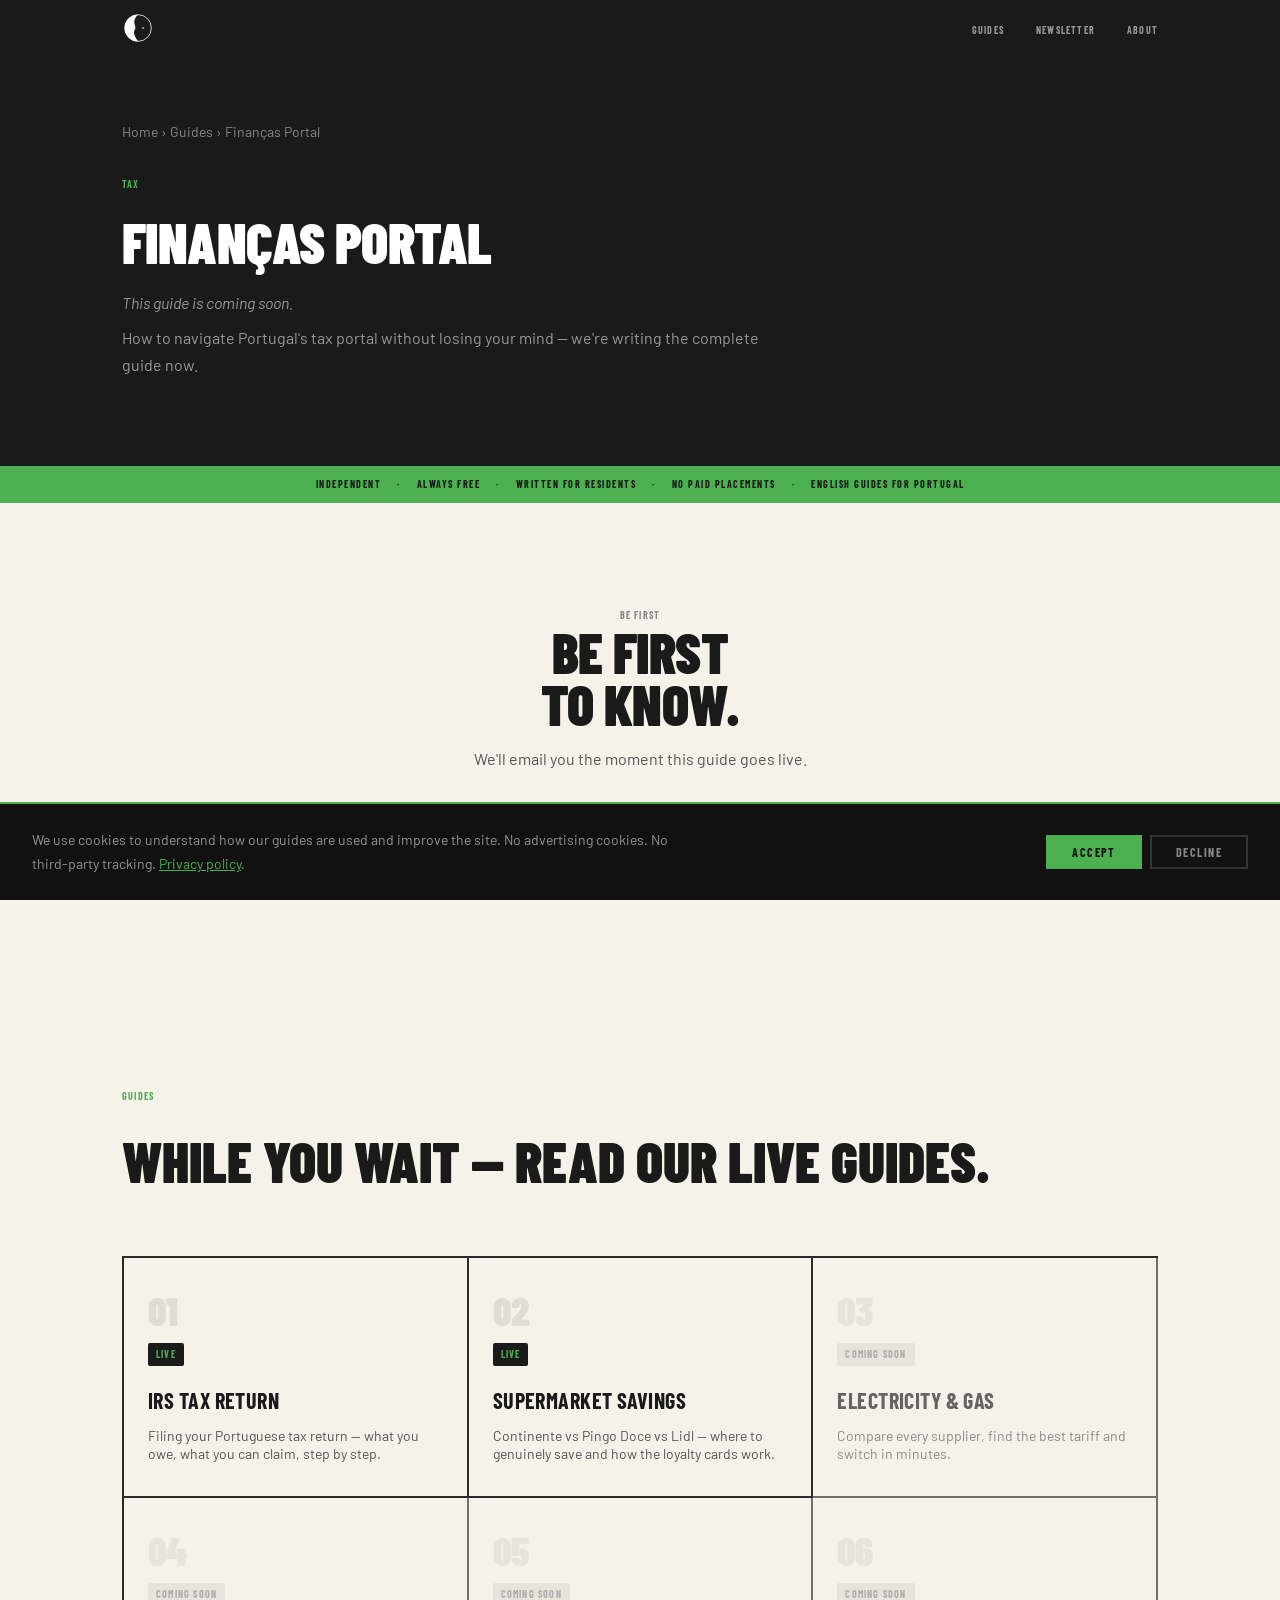
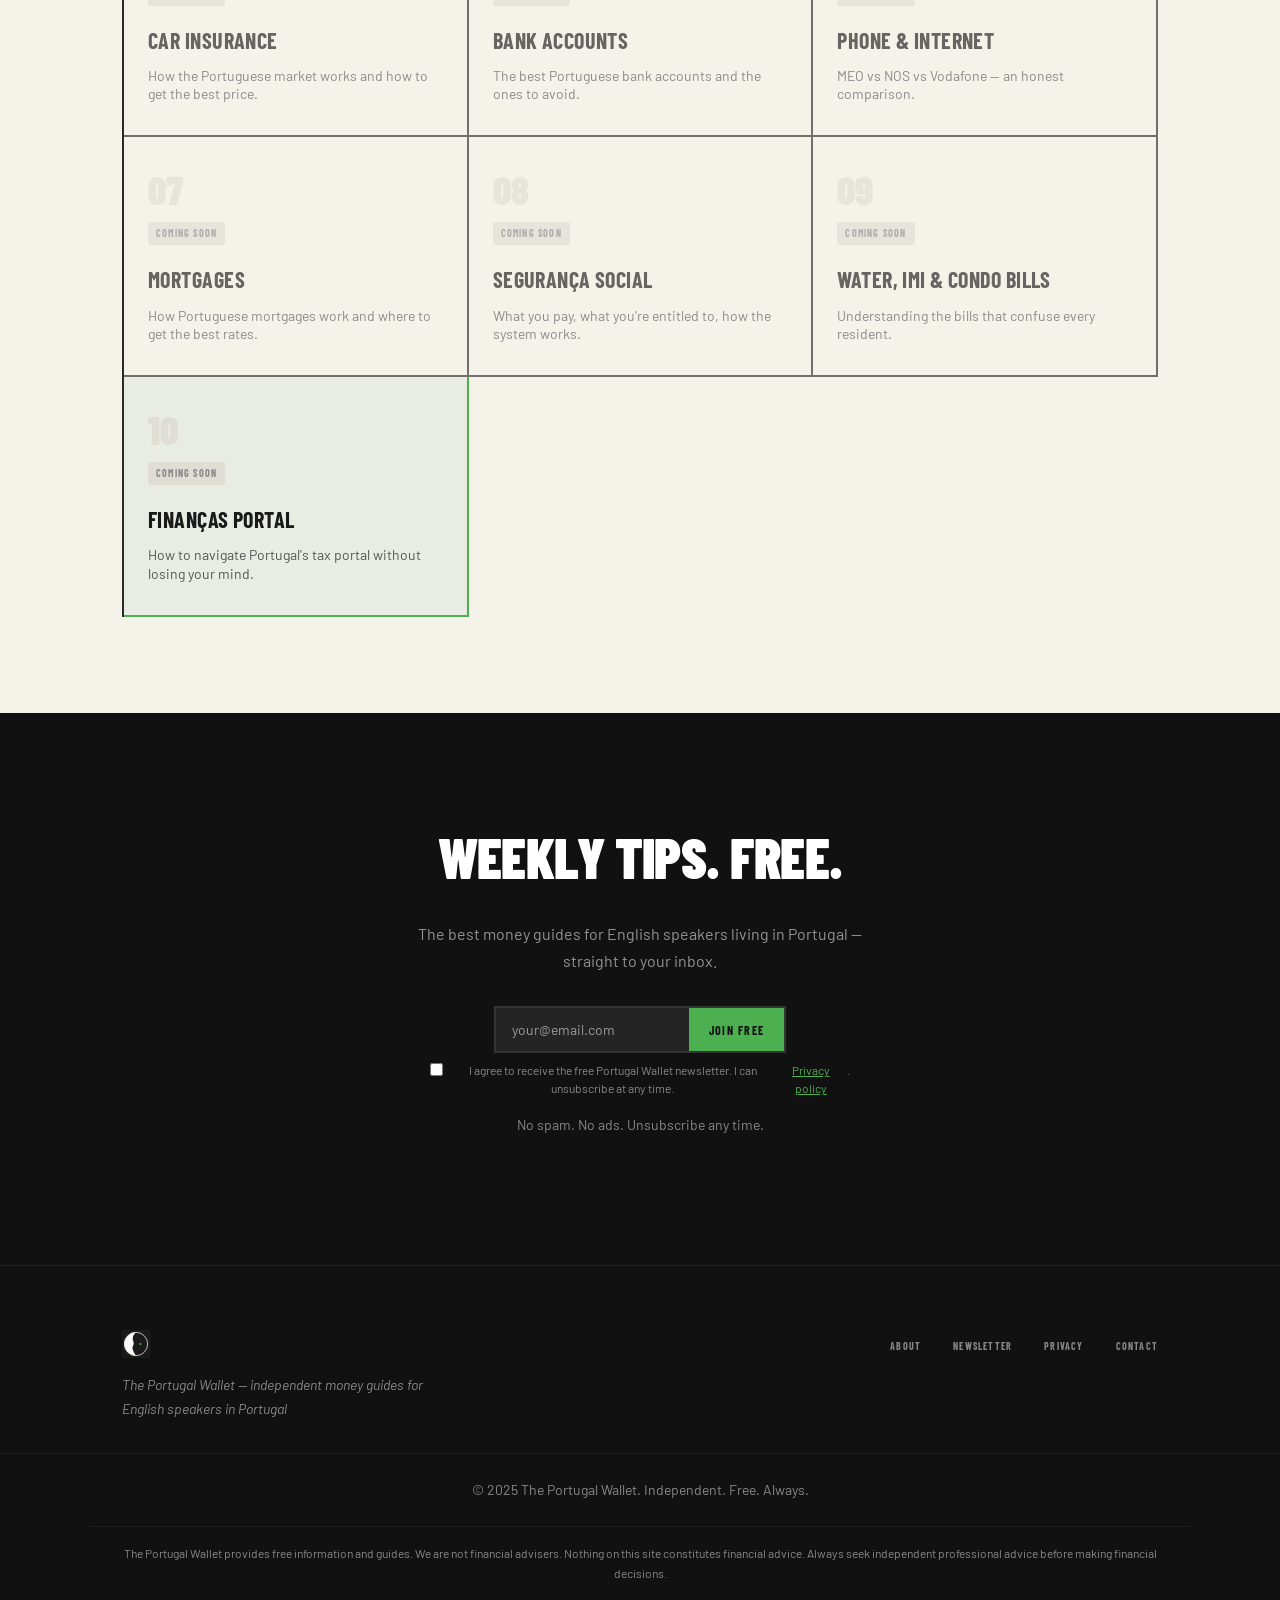
<file: guides/financas-portal.html>
<!DOCTYPE html>
<html lang="en">
<head>
  <meta charset="UTF-8">
  <meta name="viewport" content="width=device-width, initial-scale=1.0">
  <meta name="description" content="How to navigate Portugal's Finanças tax portal without losing your mind — a plain-English guide. Coming soon from The Portugal Wallet.">
  <title>Finanças Portal — Coming Soon — The Portugal Wallet</title>
  <link rel="icon" href="../favicon.svg">
  <link rel="apple-touch-icon" href="../apple-touch-icon.svg">
  <link rel="preconnect" href="https://fonts.googleapis.com">
  <link rel="preconnect" href="https://fonts.gstatic.com" crossorigin>
  <link href="https://fonts.googleapis.com/css2?family=Barlow+Condensed:wght@700;900&family=Barlow:wght@300;400;500&display=swap" rel="stylesheet">
  <link rel="stylesheet" href="../styles.css">
</head>
<body>

  <nav class="nav" aria-label="Main navigation">
    <div class="nav__inner">
      <a class="nav__logo" href="../index.html" aria-label="The Portugal Wallet — home">
        <img src="../assets/images/portugal-wallet-dark.svg" alt="The Portugal Wallet">
      </a>
      <ul class="nav__links" role="list">
        <li><a href="../index.html#guides">Guides</a></li>
        <li><a href="../newsletter.html">Newsletter</a></li>
        <li><a href="../about.html">About</a></li>
      </ul>
      <button class="nav__hamburger" aria-label="Open menu" aria-expanded="false" aria-controls="mobile-menu">
        <span></span><span></span><span></span>
      </button>
    </div>
  </nav>

  <div id="mobile-menu" class="nav__mobile-overlay" role="dialog" aria-label="Navigation menu" aria-modal="true">
    <button class="nav__mobile-close" aria-label="Close menu">✕</button>
    <a href="../index.html#guides">Guides</a>
    <a href="../newsletter.html">Newsletter</a>
    <a href="../about.html">About</a>
  </div>

  <main>

    <header class="guide-hero">
      <div class="guide-hero__inner">
        <nav class="breadcrumb" aria-label="Breadcrumb">
          <a href="../index.html">Home</a> › <a href="../index.html#guides">Guides</a> › Finanças Portal
        </nav>
        <span class="section-label" style="color: var(--color-accent);">Tax</span>
        <h1>Finanças Portal</h1>
        <p class="coming-soon-label">This guide is coming soon.</p>
        <p class="guide-hero__standfirst">How to navigate Portugal's tax portal without losing your mind — we're writing the complete guide now.</p>
      </div>
    </header>

    <div class="strip" aria-hidden="true">
      <span>Independent</span>
      <span>·</span>
      <span>Always Free</span>
      <span>·</span>
      <span>Written for Residents</span>
      <span>·</span>
      <span>No Paid Placements</span>
      <span>·</span>
      <span>English Guides for Portugal</span>
    </div>

    <section class="coming-soon-capture" aria-label="Get notified">
      <div class="coming-soon-capture__inner">
        <span class="section-label">Be first</span>
        <h2 class="display">BE FIRST<br>TO KNOW.</h2>
        <p>We'll email you the moment this guide goes live.</p>
        <!-- KIT EMBED: replace this form with your Kit inline form embed code -->
        <div class="newsletter-form">
          <div class="newsletter-form__row">
            <input type="email" placeholder="your@email.com" aria-label="Email address">
            <button type="submit">Notify Me</button>
          </div>
          <div class="form-consent">
            <label>
              <input type="checkbox" id="consent-notify" required>
              I agree to receive the free Portugal Wallet newsletter. I can unsubscribe at any time. <a href="../privacy.html">Privacy policy</a>.
            </label>
          </div>
        </div>
      </div>
    </section>

    <section class="guides-section" aria-label="All guides">
      <div class="guides-section__inner">
        <div class="guides-section__header">
          <span class="section-label">Guides</span>
          <h2>While you wait — read our live guides.</h2>
        </div>
        <div class="guides-grid">

          <a class="guide-card" href="irs-tax-return.html">
            <div class="guide-card__num">01</div>
            <div class="guide-card__badge"><span class="badge badge--live">Live</span></div>
            <div class="guide-card__title">IRS Tax Return</div>
            <div class="guide-card__desc">Filing your Portuguese tax return — what you owe, what you can claim, step by step.</div>
          </a>

          <a class="guide-card" href="supermarket-savings.html">
            <div class="guide-card__num">02</div>
            <div class="guide-card__badge"><span class="badge badge--live">Live</span></div>
            <div class="guide-card__title">Supermarket Savings</div>
            <div class="guide-card__desc">Continente vs Pingo Doce vs Lidl — where to genuinely save and how the loyalty cards work.</div>
          </a>

          <div class="guide-card guide-card--soon">
            <div class="guide-card__num">03</div>
            <div class="guide-card__badge"><span class="badge badge--soon">Coming Soon</span></div>
            <div class="guide-card__title">Electricity &amp; Gas</div>
            <div class="guide-card__desc">Compare every supplier, find the best tariff and switch in minutes.</div>
          </div>

          <div class="guide-card guide-card--soon">
            <div class="guide-card__num">04</div>
            <div class="guide-card__badge"><span class="badge badge--soon">Coming Soon</span></div>
            <div class="guide-card__title">Car Insurance</div>
            <div class="guide-card__desc">How the Portuguese market works and how to get the best price.</div>
          </div>

          <div class="guide-card guide-card--soon">
            <div class="guide-card__num">05</div>
            <div class="guide-card__badge"><span class="badge badge--soon">Coming Soon</span></div>
            <div class="guide-card__title">Bank Accounts</div>
            <div class="guide-card__desc">The best Portuguese bank accounts and the ones to avoid.</div>
          </div>

          <div class="guide-card guide-card--soon">
            <div class="guide-card__num">06</div>
            <div class="guide-card__badge"><span class="badge badge--soon">Coming Soon</span></div>
            <div class="guide-card__title">Phone &amp; Internet</div>
            <div class="guide-card__desc">MEO vs NOS vs Vodafone — an honest comparison.</div>
          </div>

          <div class="guide-card guide-card--soon">
            <div class="guide-card__num">07</div>
            <div class="guide-card__badge"><span class="badge badge--soon">Coming Soon</span></div>
            <div class="guide-card__title">Mortgages</div>
            <div class="guide-card__desc">How Portuguese mortgages work and where to get the best rates.</div>
          </div>

          <div class="guide-card guide-card--soon">
            <div class="guide-card__num">08</div>
            <div class="guide-card__badge"><span class="badge badge--soon">Coming Soon</span></div>
            <div class="guide-card__title">Segurança Social</div>
            <div class="guide-card__desc">What you pay, what you're entitled to, how the system works.</div>
          </div>

          <div class="guide-card guide-card--soon">
            <div class="guide-card__num">09</div>
            <div class="guide-card__badge"><span class="badge badge--soon">Coming Soon</span></div>
            <div class="guide-card__title">Water, IMI &amp; Condo Bills</div>
            <div class="guide-card__desc">Understanding the bills that confuse every resident.</div>
          </div>

          <div class="guide-card guide-card--current">
            <div class="guide-card__num">10</div>
            <div class="guide-card__badge"><span class="badge badge--soon">Coming Soon</span></div>
            <div class="guide-card__title">Finanças Portal</div>
            <div class="guide-card__desc">How to navigate Portugal's tax portal without losing your mind.</div>
          </div>

        </div>
      </div>
    </section>

    <section class="newsletter-banner" aria-label="Newsletter signup">
      <div class="newsletter-banner__inner">
        <h2>Weekly Tips. Free.</h2>
        <p>The best money guides for English speakers living in Portugal — straight to your inbox.</p>
        <!-- KIT EMBED: replace this form with your Kit inline form embed code -->
        <div class="newsletter-form">
          <div class="newsletter-form__row">
            <input type="email" placeholder="your@email.com" aria-label="Email address">
            <button type="submit">Join Free</button>
          </div>
          <div class="form-consent">
            <label>
              <input type="checkbox" id="consent-banner" required>
              I agree to receive the free Portugal Wallet newsletter. I can unsubscribe at any time. <a href="../privacy.html">Privacy policy</a>.
            </label>
          </div>
        </div>
        <p class="trust-line">No spam. No ads. Unsubscribe any time.</p>
      </div>
    </section>

  </main>

  <footer class="footer">
    <div class="footer__inner">
      <div class="footer__brand">
        <img src="../assets/images/portugal-wallet-dark.svg" alt="The Portugal Wallet">
        <p><em>The Portugal Wallet — independent money guides for English speakers in Portugal</em></p>
      </div>
      <ul class="footer__links" role="list">
        <li><a href="../about.html">About</a></li>
        <li><a href="../newsletter.html">Newsletter</a></li>
        <li><a href="../privacy.html">Privacy</a></li>
        <li><a href="mailto:hello@theportugalwallet.com">Contact</a></li>
      </ul>
    </div>
    <div class="footer__copy">© 2025 The Portugal Wallet. Independent. Free. Always.</div>
    <div class="footer__legal">The Portugal Wallet provides free information and guides. We are not financial advisers. Nothing on this site constitutes financial advice. Always seek independent professional advice before making financial decisions.</div>
  </footer>

  <div id="cookie-banner" role="dialog" aria-label="Cookie consent" aria-live="polite" style="display:none;">
    <p>We use cookies to understand how our guides are used and improve the site. No advertising cookies. No third-party tracking. <a href="../privacy.html">Privacy policy</a>.</p>
    <div class="cookie-banner__actions">
      <button id="cookie-accept">Accept</button>
      <button id="cookie-decline">Decline</button>
    </div>
  </div>

  <script>
    (function() {
      var consent = localStorage.getItem('tpw_cookie_consent');
      if (!consent) { document.getElementById('cookie-banner').style.display = 'flex'; }
      document.getElementById('cookie-accept').addEventListener('click', function() {
        localStorage.setItem('tpw_cookie_consent', 'accepted');
        document.getElementById('cookie-banner').style.display = 'none';
      });
      document.getElementById('cookie-decline').addEventListener('click', function() {
        localStorage.setItem('tpw_cookie_consent', 'declined');
        document.getElementById('cookie-banner').style.display = 'none';
      });
    })();
    (function() {
      var hamburger = document.querySelector('.nav__hamburger');
      var overlay = document.getElementById('mobile-menu');
      var close = document.querySelector('.nav__mobile-close');
      function openMenu() { overlay.classList.add('open'); hamburger.setAttribute('aria-expanded', 'true'); close.focus(); }
      function closeMenu() { overlay.classList.remove('open'); hamburger.setAttribute('aria-expanded', 'false'); hamburger.focus(); }
      hamburger.addEventListener('click', openMenu);
      close.addEventListener('click', closeMenu);
      overlay.addEventListener('keydown', function(e) { if (e.key === 'Escape') closeMenu(); });
    })();
  </script>

</body>
</html>
</file>
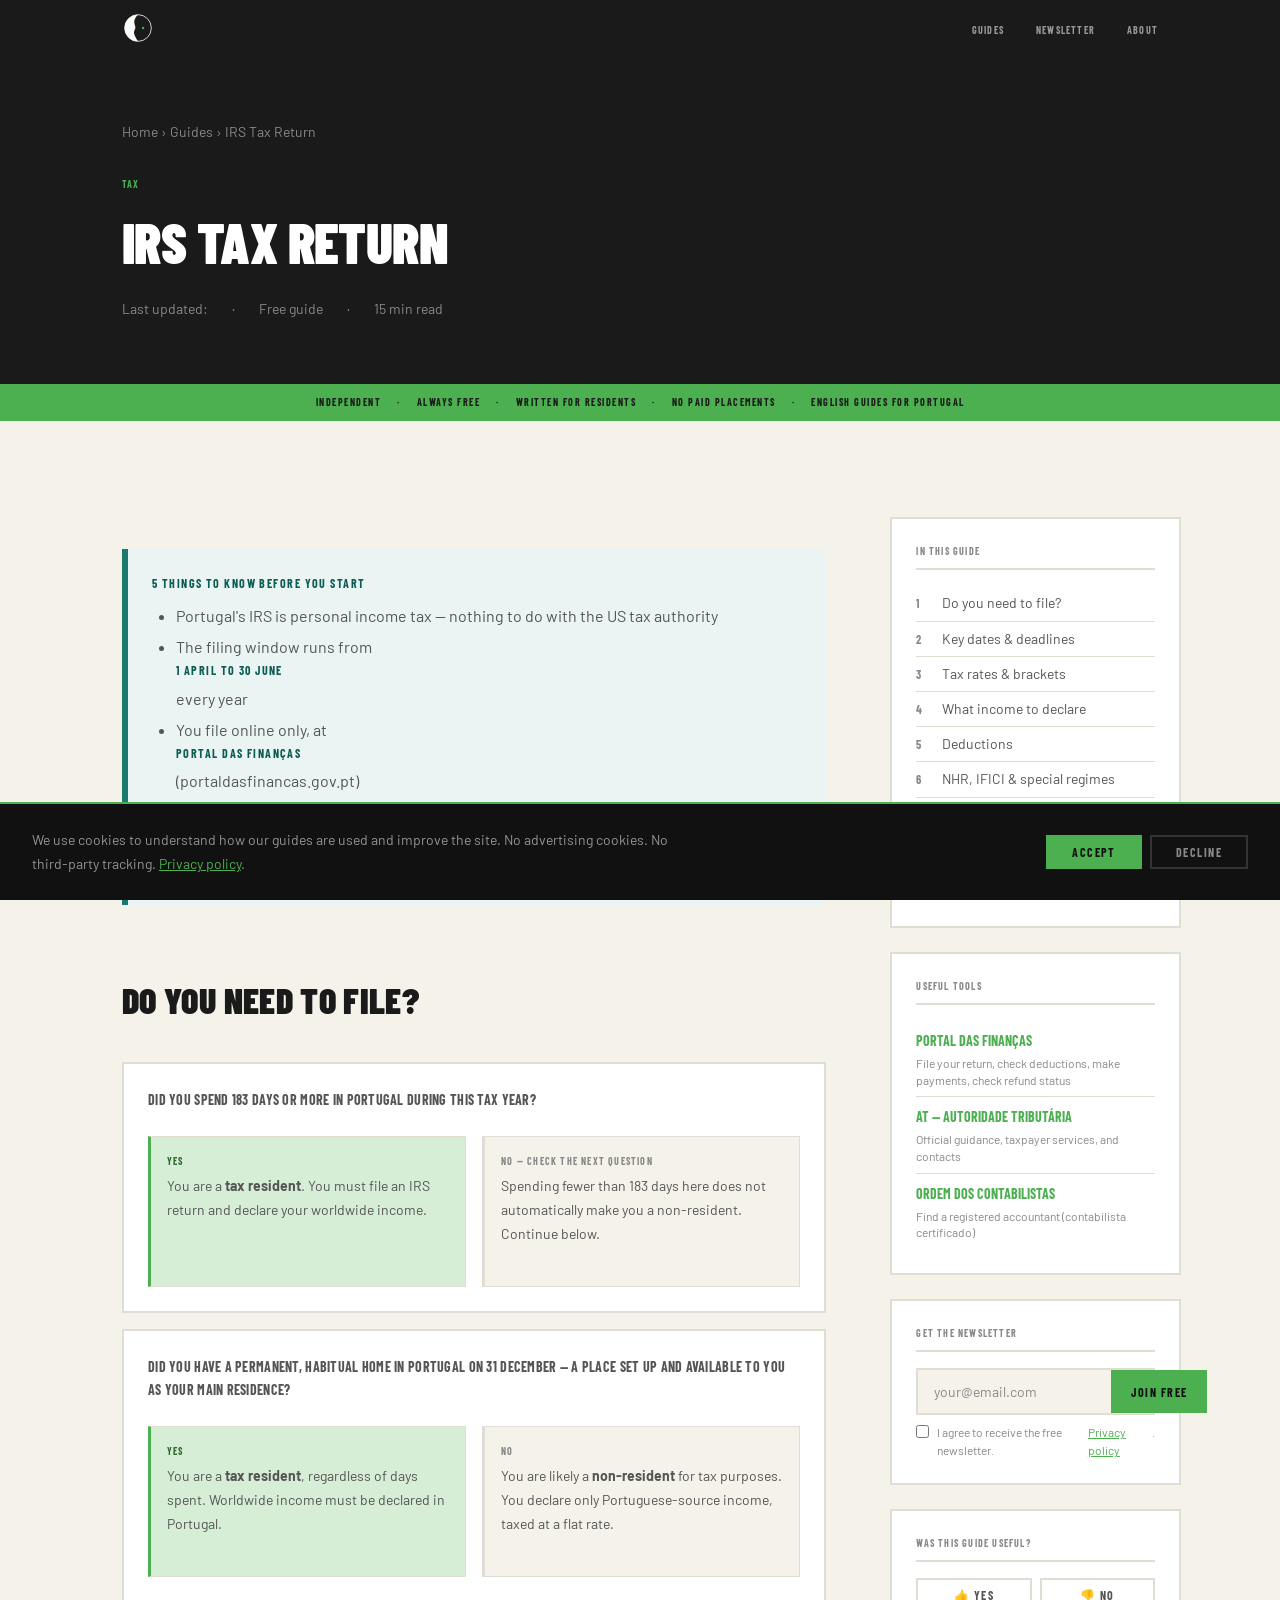
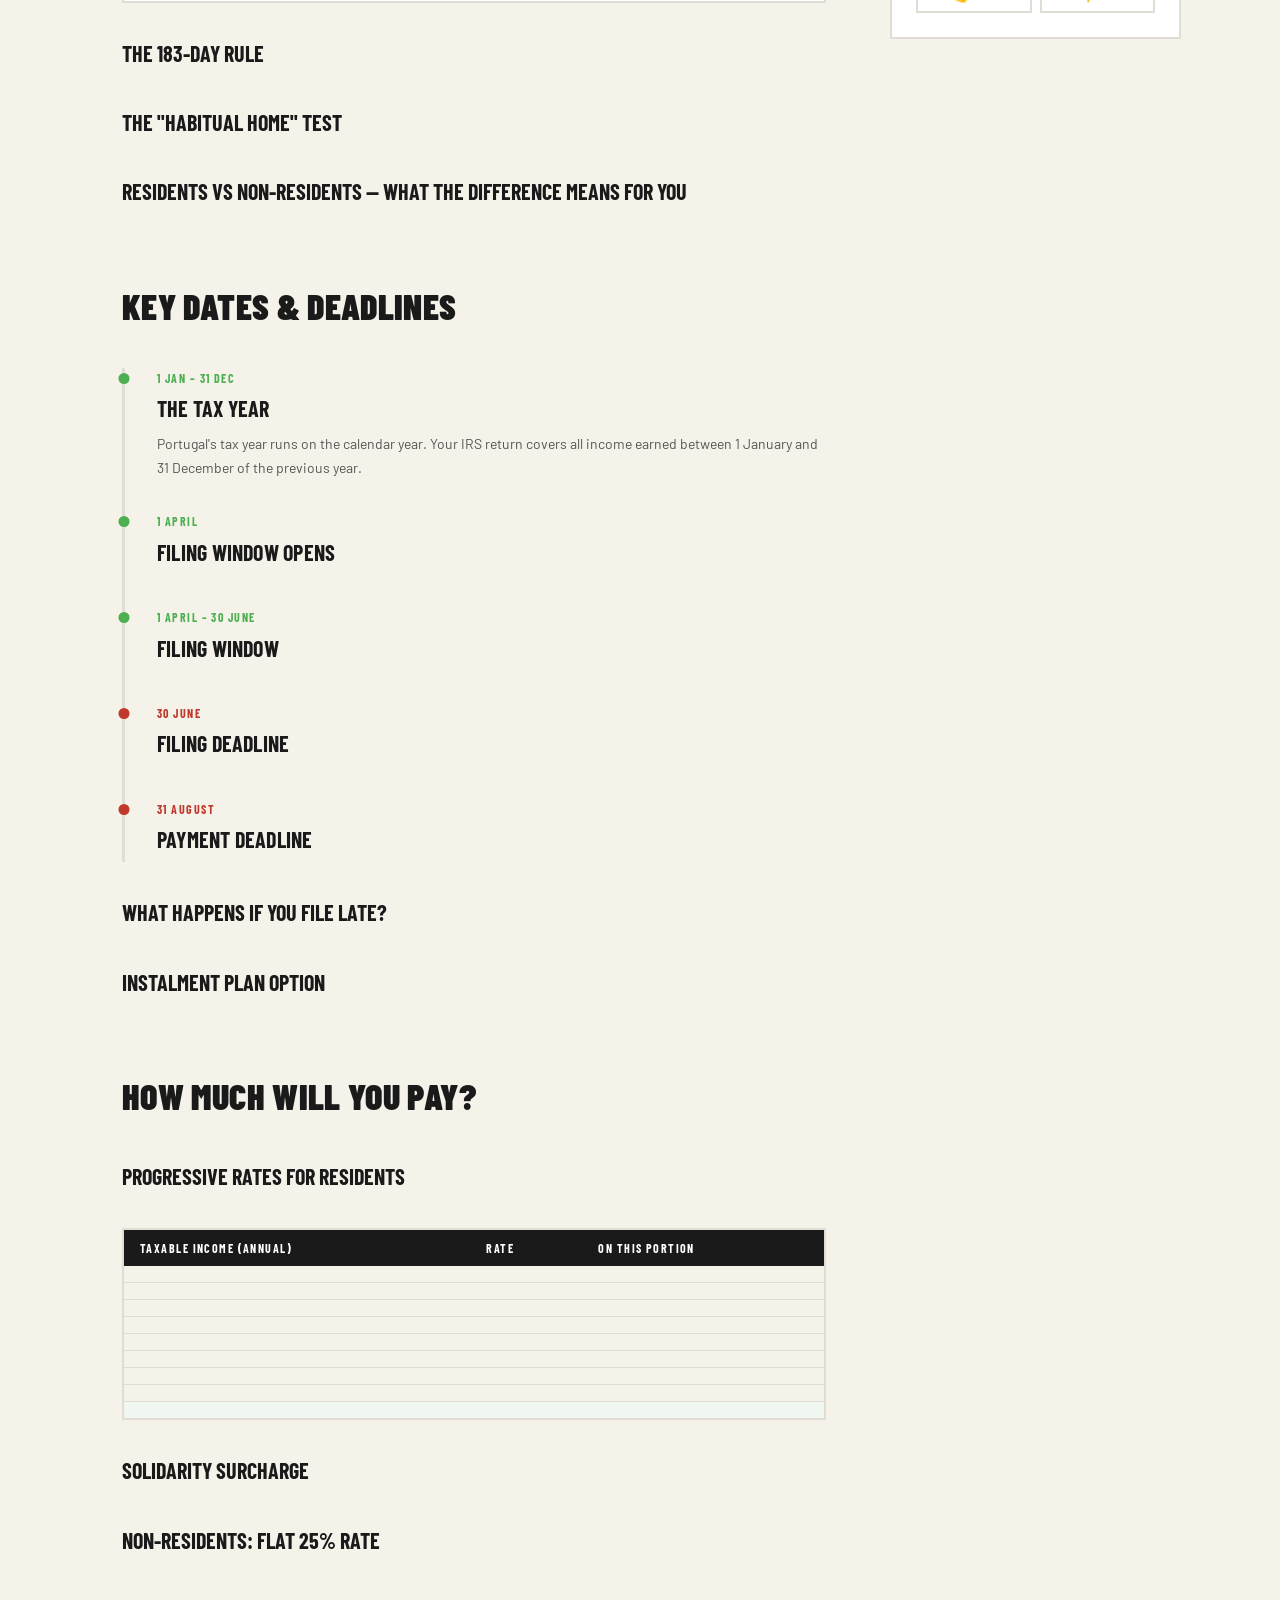
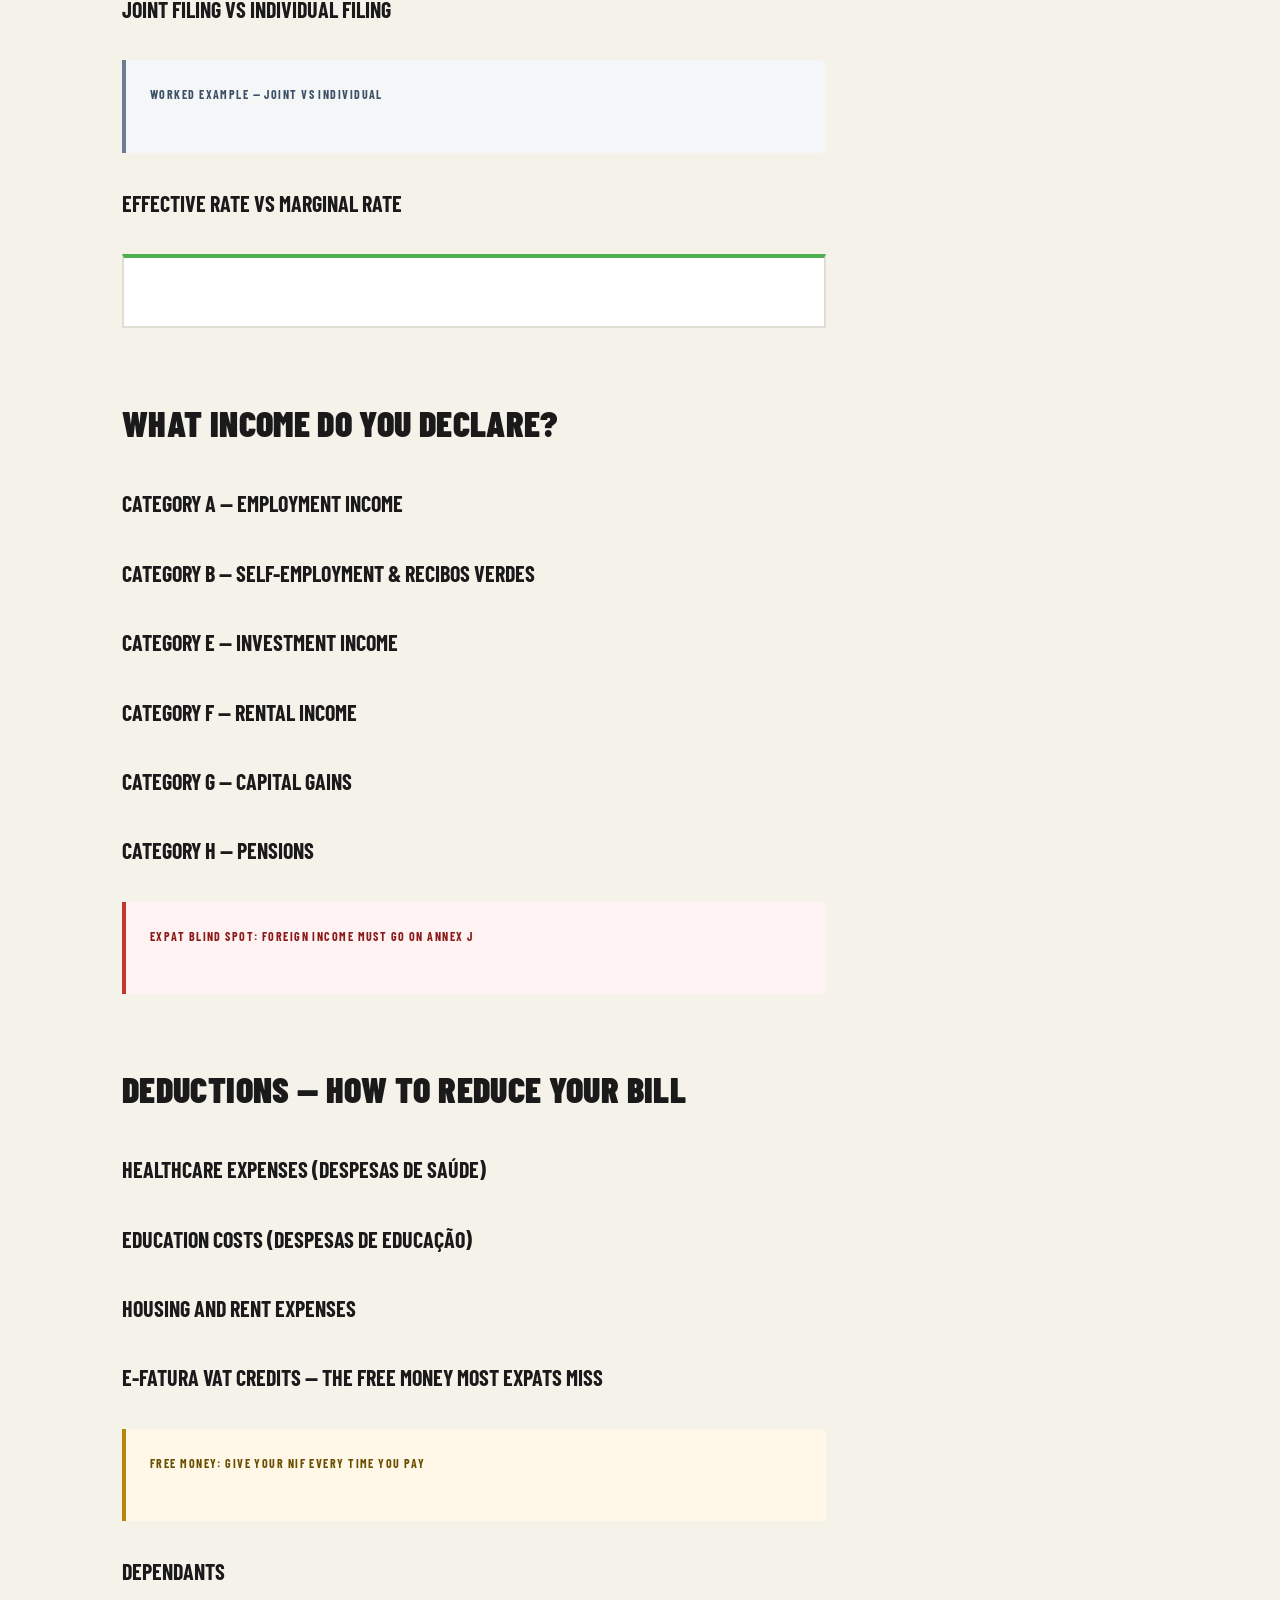
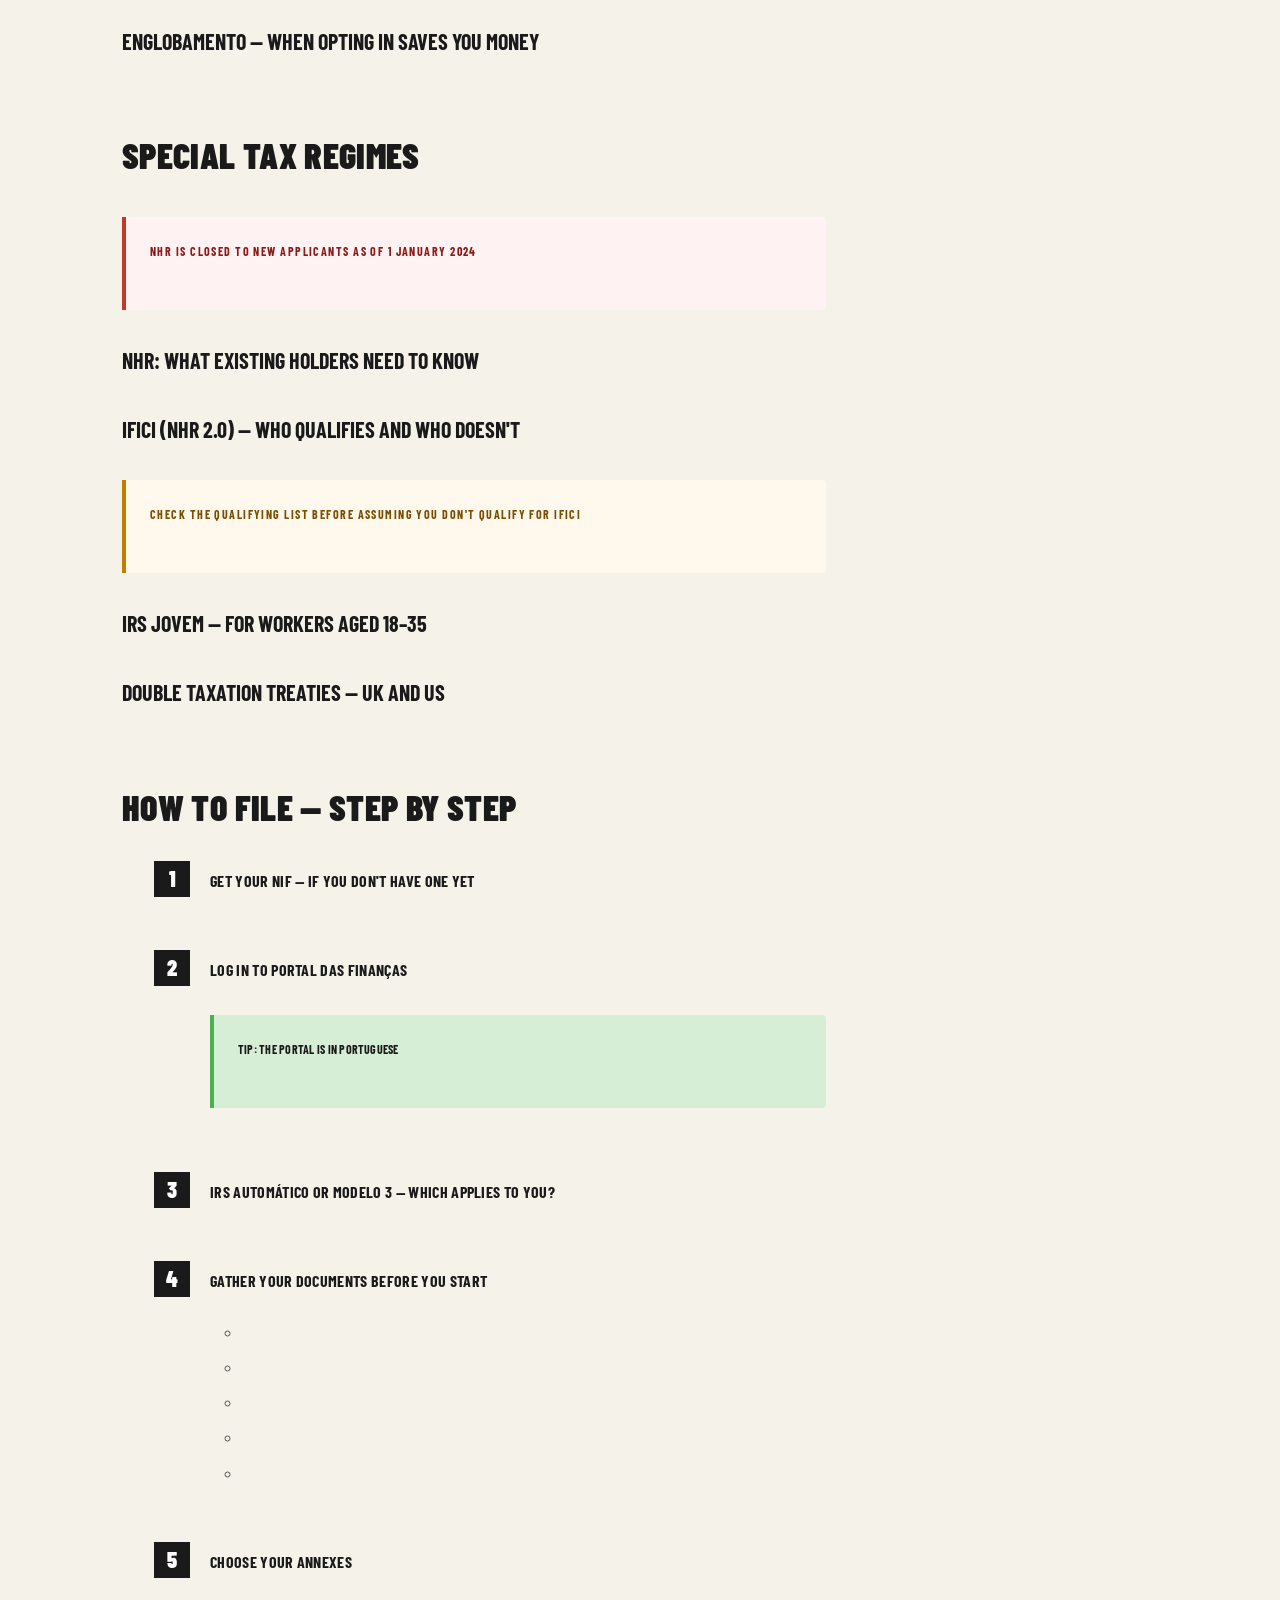
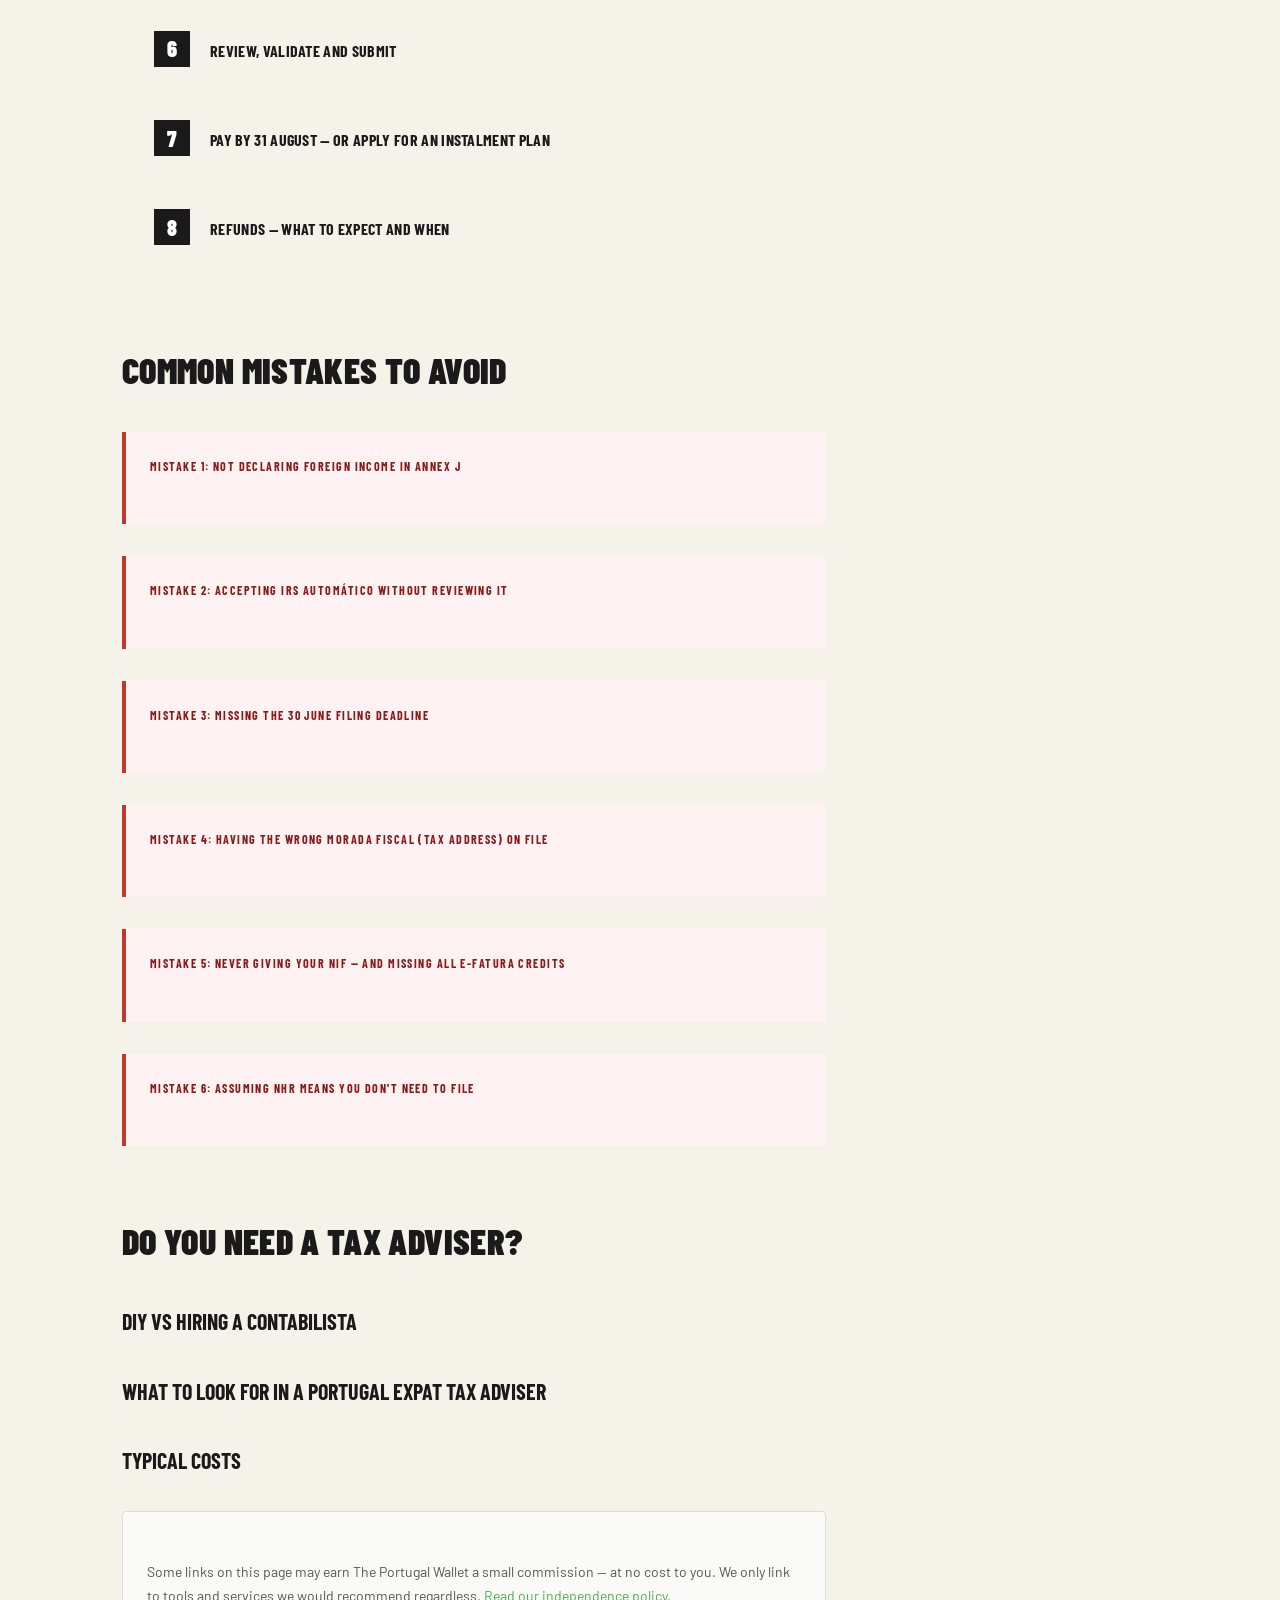
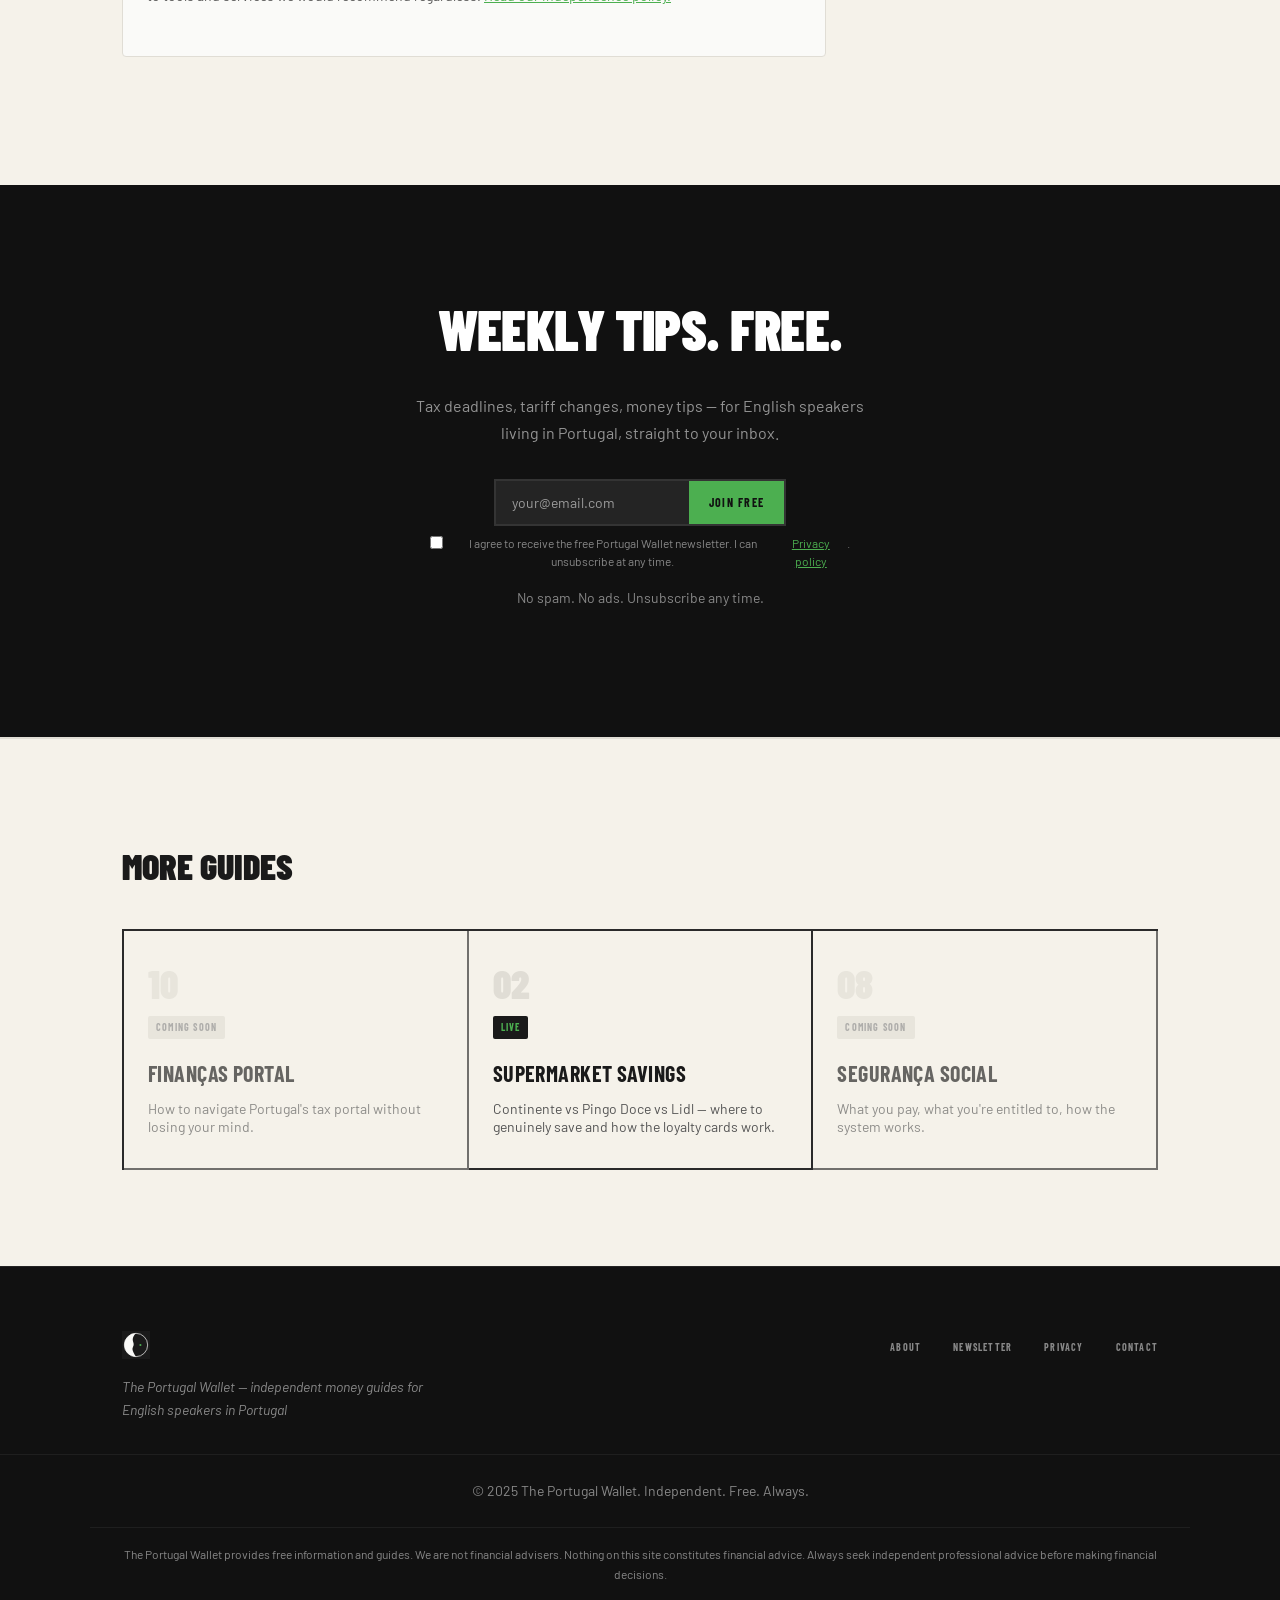
<file: guides/irs-tax-return.html>
<!DOCTYPE html>
<html lang="en">
<head>
  <meta charset="UTF-8">
  <meta name="viewport" content="width=device-width, initial-scale=1.0">
  <meta name="description" content="Everything English-speaking residents need to know about filing your Portuguese IRS tax return — who must file, key deadlines, tax rates, deductions, NHR, IFICI and a step-by-step filing guide.">
  <title>IRS Tax Return Guide — The Portugal Wallet</title>
  <link rel="icon" href="../favicon.svg">
  <link rel="apple-touch-icon" href="../apple-touch-icon.svg">
  <link rel="preconnect" href="https://fonts.googleapis.com">
  <link rel="preconnect" href="https://fonts.gstatic.com" crossorigin>
  <link href="https://fonts.googleapis.com/css2?family=Barlow+Condensed:wght@700;900&family=Barlow:wght@300;400;500&display=swap" rel="stylesheet">
  <link rel="stylesheet" href="../styles.css">
</head>
<body>

  <nav class="nav" aria-label="Main navigation">
    <div class="nav__inner">
      <a class="nav__logo" href="../index.html" aria-label="The Portugal Wallet — home">
        <img src="../assets/images/portugal-wallet-dark.svg" alt="The Portugal Wallet">
      </a>
      <ul class="nav__links" role="list">
        <li><a href="../index.html#guides">Guides</a></li>
        <li><a href="../newsletter.html">Newsletter</a></li>
        <li><a href="../about.html">About</a></li>
      </ul>
      <button class="nav__hamburger" aria-label="Open menu" aria-expanded="false" aria-controls="mobile-menu">
        <span></span><span></span><span></span>
      </button>
    </div>
  </nav>

  <div id="mobile-menu" class="nav__mobile-overlay" role="dialog" aria-label="Navigation menu" aria-modal="true">
    <button class="nav__mobile-close" aria-label="Close menu">✕</button>
    <a href="../index.html#guides">Guides</a>
    <a href="../newsletter.html">Newsletter</a>
    <a href="../about.html">About</a>
  </div>

  <main>

    <!-- ═══════════════════════════════════════════════════
         SECTION 1 — PAGE HEADER
         ═══════════════════════════════════════════════════ -->
    <header class="guide-hero">
      <div class="guide-hero__inner">

        <nav class="breadcrumb" aria-label="Breadcrumb">
          <a href="../index.html">Home</a> › <a href="../index.html#guides">Guides</a> › IRS Tax Return
        </nav>

        <span class="section-label" style="color: var(--color-accent);">Tax</span>

        <h1>IRS Tax Return</h1>

        <!-- CONTENT: intro paragraph — plain English, reassuring tone, 2-3 sentences.
             Should cover: this guide is free and independent, what the reader will learn
             (who needs to file, how much they'll pay, how to do it), and a note that it's
             written for English speakers who find the system confusing. -->
        <p class="guide-hero__standfirst"><!-- CONTENT: 2-3 sentence intro — free, independent, plain English, what you'll learn --></p>

        <div class="guide-hero__meta">
          <span>Last updated: <!-- CONTENT: date, e.g. "April 2025" --></span>
          <span>Free guide</span>
          <span>15 min read</span>
        </div>

      </div>
    </header>

    <div class="strip" aria-hidden="true">
      <span>Independent</span>
      <span>·</span>
      <span>Always Free</span>
      <span>·</span>
      <span>Written for Residents</span>
      <span>·</span>
      <span>No Paid Placements</span>
      <span>·</span>
      <span>English Guides for Portugal</span>
    </div>

    <!-- ═══════════════════════════════════════════════════
         GUIDE BODY — ARTICLE + SIDEBAR
         ═══════════════════════════════════════════════════ -->
    <section class="guide-body">
      <div class="guide-body__inner">

        <article class="article">

          <!-- ───────────────────────────────────────────────
               SECTION 2 — QUICK SUMMARY BOX
               ─────────────────────────────────────────────── -->
          <div class="callout callout--summary" role="note" aria-label="Key facts">
            <strong>5 things to know before you start</strong>
            <ul>
              <li>Portugal's IRS is personal income tax — nothing to do with the US tax authority</li>
              <li>The filing window runs from <strong>1 April to 30 June</strong> every year</li>
              <li>You file online only, at <strong>Portal das Finanças</strong> (portaldasfinancas.gov.pt)</li>
              <li>If you owe tax, payment is due by <strong>31 August</strong></li>
              <li>Most residents must file — even if tax was withheld from your salary</li>
            </ul>
          </div>


          <!-- ───────────────────────────────────────────────
               SECTION 3 — DO YOU NEED TO FILE?
               ─────────────────────────────────────────────── -->
          <h2 id="residency">Do you need to file?</h2>

          <!-- CONTENT: 1-2 sentence intro — sets up the residency question. Explain that whether
               you need to file depends on your tax residency status, not just how long you've been
               in Portugal. Most residents do need to file. -->
          <p><!-- CONTENT: intro to residency section --></p>

          <div class="decision-flow" role="group" aria-label="Am I a Portuguese tax resident?">

            <div class="decision-node">
              <p class="decision-node__question">Did you spend 183 days or more in Portugal during this tax year?</p>
              <div class="decision-node__paths">
                <div class="decision-path decision-path--yes">
                  <span class="decision-path__label">Yes</span>
                  <p class="decision-path__text">You are a <strong>tax resident</strong>. You must file an IRS return and declare your worldwide income.</p>
                </div>
                <div class="decision-path decision-path--no">
                  <span class="decision-path__label">No — check the next question</span>
                  <p class="decision-path__text">Spending fewer than 183 days here does not automatically make you a non-resident. Continue below.</p>
                </div>
              </div>
            </div>

            <div class="decision-node">
              <p class="decision-node__question">Did you have a permanent, habitual home in Portugal on 31 December — a place set up and available to you as your main residence?</p>
              <div class="decision-node__paths">
                <div class="decision-path decision-path--yes">
                  <span class="decision-path__label">Yes</span>
                  <p class="decision-path__text">You are a <strong>tax resident</strong>, regardless of days spent. Worldwide income must be declared in Portugal.</p>
                </div>
                <div class="decision-path decision-path--no">
                  <span class="decision-path__label">No</span>
                  <p class="decision-path__text">You are likely a <strong>non-resident</strong> for tax purposes. You declare only Portuguese-source income, taxed at a flat rate.</p>
                </div>
              </div>
            </div>

          </div>

          <h3>The 183-day rule</h3>
          <!-- CONTENT: 2-3 sentences. Explain how the 183 days are counted — cumulative within the calendar year (not continuous). Cover whether partial days count, and what happens if you straddle the year end. Mention that AT can check exit/entry records. -->
          <p><!-- CONTENT: 183-day rule — how days are counted, calendar year basis, partial days, AT records --></p>

          <h3>The "habitual home" test</h3>
          <!-- CONTENT: 2-3 sentences. Explain what "habitual home" (habitação habitual) means legally — a place you intend to occupy as your main home, not just a holiday property or occasional base. Cover the December 31st snapshot date and why it matters. -->
          <p><!-- CONTENT: habitual home test — legal definition, December 31st snapshot, holiday property distinction --></p>

          <h3>Residents vs non-residents — what the difference means for you</h3>
          <!-- CONTENT: 2-3 sentences covering the practical consequences. Residents: taxed on worldwide income at progressive rates, must declare everything. Non-residents: taxed only on Portuguese-source income at a flat 25% rate (or 28% for some investment income). Mention that NHR status sits on top of resident status — NHR is a special rate regime for residents, not an exemption from filing. -->
          <p><!-- CONTENT: resident vs non-resident practical difference — worldwide vs source income, progressive vs flat rate --></p>


          <!-- ───────────────────────────────────────────────
               SECTION 4 — KEY DATES & DEADLINES
               ─────────────────────────────────────────────── -->
          <h2 id="dates">Key dates &amp; deadlines</h2>

          <div class="timeline" aria-label="IRS filing timeline">

            <div class="timeline__item">
              <div class="timeline__date">1 Jan – 31 Dec</div>
              <div class="timeline__title">The tax year</div>
              <div class="timeline__desc">Portugal's tax year runs on the calendar year. Your IRS return covers all income earned between 1 January and 31 December of the previous year.</div>
            </div>

            <div class="timeline__item">
              <div class="timeline__date">1 April</div>
              <div class="timeline__title">Filing window opens</div>
              <!-- CONTENT: 1-2 sentences about what happens on 1 April — the Portal das Finanças opens for filing, pre-filled returns (IRS Automático) become available for eligible filers, where to find your return. -->
              <div class="timeline__desc"><!-- CONTENT: 1 April — portal opens, pre-filled returns available, how to access --></div>
            </div>

            <div class="timeline__item">
              <div class="timeline__date">1 April – 30 June</div>
              <div class="timeline__title">Filing window</div>
              <!-- CONTENT: 1-2 sentences about the filing window — 3 months to submit, applies to all filers regardless of income type. Mention that self-employed may have the same deadline despite more complex returns. -->
              <div class="timeline__desc"><!-- CONTENT: filing window — who it applies to, any exceptions to the deadline --></div>
            </div>

            <div class="timeline__item timeline__item--deadline">
              <div class="timeline__date">30 June</div>
              <div class="timeline__title">Filing deadline</div>
              <!-- CONTENT: 1-2 sentences stressing this is the hard cutoff. Late filing triggers automatic fines. Even if you owe nothing, you still face penalties for missing it. -->
              <div class="timeline__desc"><!-- CONTENT: 30 June — hard deadline, penalties for lateness even if no tax is owed --></div>
            </div>

            <div class="timeline__item timeline__item--deadline">
              <div class="timeline__date">31 August</div>
              <div class="timeline__title">Payment deadline</div>
              <!-- CONTENT: 1-2 sentences — if your return shows tax due, payment must reach AT by 31 August. Separate from the filing deadline. Options for paying. -->
              <div class="timeline__desc"><!-- CONTENT: 31 August — tax payment due, payment methods available, separate from filing deadline --></div>
            </div>

          </div>

          <h3>What happens if you file late?</h3>
          <!-- CONTENT: Late filing penalty explanation with real figures. Coima (fine) is a percentage of the tax due, minimum and maximum amounts. Interest charges on top. AT also has discretion to reduce fines in some circumstances. Flag that even a zero-tax return filed late still attracts a minimum fine. Verify all figures for current year before publishing. -->
          <p><!-- CONTENT: late filing penalties — coima percentage, minimum fine, interest charges, zero-tax return still attracts fine. All figures to be verified. --></p>

          <h3>Instalment plan option</h3>
          <!-- CONTENT: Explain pagamento em prestações — the instalment plan for those who can't pay the full tax bill by 31 August. How to apply (through Portal das Finanças), eligibility conditions, number of instalments available, any interest charged on instalments. Deadlines for applying. -->
          <p><!-- CONTENT: instalment plan (pagamento em prestações) — eligibility, how to apply, number of instalments, interest --></p>


          <!-- ───────────────────────────────────────────────
               SECTION 5 — TAX RATES & BRACKETS
               ─────────────────────────────────────────────── -->
          <h2 id="rates">How much will you pay?</h2>

          <!-- CONTENT: 1-2 sentence intro — Portugal uses progressive rates, so you don't pay the top rate on all your income. Effective rate will be lower than the marginal rate. Point to the rates table below. -->
          <p><!-- CONTENT: rates intro — progressive system, effective vs marginal, brief orientation --></p>

          <h3>Progressive rates for residents</h3>

          <!-- CONTENT NOTE: All brackets and rates in this table must be verified against the current
               year's IRS tables (Tabela de Taxas de IRS) published by AT before this guide is published.
               Portugal revised the brackets in 2024. The structure below has the right number of rows
               for the 2024 schedule — verify each figure. -->

          <div class="rates-table-wrap">
            <table class="rates-table">
              <thead>
                <tr>
                  <th>Taxable income (annual)</th>
                  <th>Rate</th>
                  <th>On this portion</th>
                </tr>
              </thead>
              <tbody>
                <!-- CONTENT: all brackets and rates below — verify every figure for the current tax year -->
                <tr>
                  <td><!-- CONTENT: bracket, e.g. "Up to €7,703" --></td>
                  <td class="rates-table__rate"><!-- CONTENT: rate, e.g. "13.25%" --></td>
                  <td><!-- CONTENT: max tax on this slice, e.g. "€1,021" --></td>
                </tr>
                <tr>
                  <td><!-- CONTENT: bracket --></td>
                  <td class="rates-table__rate"><!-- CONTENT: rate --></td>
                  <td><!-- CONTENT: max tax on this slice --></td>
                </tr>
                <tr>
                  <td><!-- CONTENT: bracket --></td>
                  <td class="rates-table__rate"><!-- CONTENT: rate --></td>
                  <td><!-- CONTENT: max tax on this slice --></td>
                </tr>
                <tr>
                  <td><!-- CONTENT: bracket --></td>
                  <td class="rates-table__rate"><!-- CONTENT: rate --></td>
                  <td><!-- CONTENT: max tax on this slice --></td>
                </tr>
                <tr>
                  <td><!-- CONTENT: bracket --></td>
                  <td class="rates-table__rate"><!-- CONTENT: rate --></td>
                  <td><!-- CONTENT: max tax on this slice --></td>
                </tr>
                <tr>
                  <td><!-- CONTENT: bracket --></td>
                  <td class="rates-table__rate"><!-- CONTENT: rate --></td>
                  <td><!-- CONTENT: max tax on this slice --></td>
                </tr>
                <tr>
                  <td><!-- CONTENT: bracket --></td>
                  <td class="rates-table__rate"><!-- CONTENT: rate --></td>
                  <td><!-- CONTENT: max tax on this slice --></td>
                </tr>
                <tr>
                  <td><!-- CONTENT: bracket --></td>
                  <td class="rates-table__rate"><!-- CONTENT: rate --></td>
                  <td><!-- CONTENT: max tax on this slice --></td>
                </tr>
                <tr class="rates-table__highlight">
                  <td><!-- CONTENT: top bracket, e.g. "Over €81,199" --></td>
                  <td class="rates-table__rate"><!-- CONTENT: top rate, e.g. "48%" --></td>
                  <td><!-- CONTENT: on the excess only --></td>
                </tr>
              </tbody>
            </table>
          </div>
          <!-- CONTENT: source note — "Rates above are for the [year] tax year. Source: AT / Autoridade Tributária. Verify at portaldasfinancas.gov.pt before filing." -->
          <p class="rates-table__note"><!-- CONTENT: year and source note for the rates table --></p>

          <h3>Solidarity surcharge</h3>
          <!-- CONTENT: Explain the solidarity surcharge (taxa adicional de solidariedade) — an extra levy on high earners. Two thresholds apply. Give the rates and thresholds (approximately 2.5% above ~€80k, 5% above ~€250k but verify exact figures). Explain that this is on top of the income tax rate, not instead of it. -->
          <p><!-- CONTENT: solidarity surcharge — what it is, two thresholds, rates, verify exact figures for current year --></p>

          <h3>Non-residents: flat 25% rate</h3>
          <!-- CONTENT: Explain the flat 25% rate that applies to non-residents on Portuguese-source income. Note any exceptions (e.g. some investment income may be taxed differently). Contrast with resident treatment. Note that EU residents may elect for resident treatment if it's more favourable — verify current rules. -->
          <p><!-- CONTENT: non-resident 25% flat rate — what income it covers, exceptions, EU resident election option --></p>

          <h3>Joint filing vs individual filing</h3>
          <!-- CONTENT: 1-2 sentences intro — married couples and unregistered partners (união de facto) can choose to file jointly (tributação conjunta) or separately. The better option depends on the income gap between partners. -->
          <p><!-- CONTENT: joint vs individual filing intro — who can choose, why it matters --></p>

          <div class="callout callout--example">
            <strong>Worked example — joint vs individual</strong>
            <!-- CONTENT: Two-person household. Person A earns €35,000. Person B earns €18,000.
                 Walk through the rough tax calculation for (a) filing separately and (b) filing jointly
                 (household income €53,000, divided by 2 = €26,500 each for rate purposes).
                 Show which option saves money in this case. Mark all figures with a note to verify
                 against current year brackets. This should be readable and not require accounting knowledge. -->
            <p><!-- CONTENT: worked example comparing joint vs separate — two income levels, rough figures, which is better and why --></p>
            <p class="rates-table__note"><!-- CONTENT: note — these are illustrative figures, consult a contabilista for your specific situation --></p>
          </div>

          <h3>Effective rate vs marginal rate</h3>
          <!-- CONTENT: Plain-English explanation. Your "marginal rate" is the rate on your last euro of income. Your "effective rate" is the actual percentage of your total income paid in tax — always lower than the marginal rate because lower brackets are taxed at lower rates. Give a brief illustrative example (e.g. "if you earn €30,000, you pay 13% on the first bracket, 18% on the next, 23% on the next — not 23% on all €30,000"). -->
          <p><!-- CONTENT: effective vs marginal rate — plain-English explanation with a brief illustrative example --></p>

          <div class="figure-callout">
            <div class="figure-callout__num"><!-- CONTENT: illustrative effective rate figure, e.g. "~19%" --></div>
            <div class="figure-callout__label">
              <strong><!-- CONTENT: label, e.g. "effective rate for a €30,000 income" --></strong>
              <!-- CONTENT: 1 sentence putting the figure in plain-English context — much lower than the marginal rate -->
            </div>
          </div>


          <!-- ───────────────────────────────────────────────
               SECTION 6 — INCOME CATEGORIES
               ─────────────────────────────────────────────── -->
          <h2 id="income">What income do you declare?</h2>

          <!-- CONTENT: 1-2 sentence intro — Portugal divides income into 6 categories, each taxed slightly differently and entered on a different annex of Modelo 3. Explain that knowing which category your income falls into is the key to filing the right annexes. -->
          <p><!-- CONTENT: income categories intro — 6 categories, different annexes of Modelo 3, why it matters --></p>

          <h3>Category A — Employment income</h3>
          <!-- CONTENT: 2-3 sentences. Salary, wages, bonuses, benefits in kind from an employer. Filed on Annex A. Employers report this data directly to AT, so it's usually pre-filled and accurate — but always check. Includes public sector and private sector employees. -->
          <p><!-- CONTENT: Category A — employment income, salary, bonuses, benefits in kind, Annex A, pre-filled by employer --></p>

          <h3>Category B — Self-employment &amp; recibos verdes</h3>
          <!-- CONTENT: 2-3 sentences. Freelancers, sole traders, consultants working on recibos verdes (invoices). Filed on Annex B. Two regimes: simplified (regime simplificado, for those under the VAT threshold) vs organised accounts (contabilidade organizada, for higher earners). Self-employed must report this themselves — it's not pre-filled. -->
          <p><!-- CONTENT: Category B — self-employment, recibos verdes, Annex B, simplified vs organised accounts regime --></p>

          <h3>Category E — Investment income</h3>
          <!-- CONTENT: 2-3 sentences. Dividends, bank interest, investment fund distributions. Usually taxed at a flat rate at source (withholding). Can be included in the general return via englobamento — see deductions section — which may be better for lower earners. Mention that crypto staking income may fall here — verify current AT guidance. -->
          <p><!-- CONTENT: Category E — investment income, dividends, interest, flat rate withholding, englobamento option --></p>

          <h3>Category F — Rental income</h3>
          <!-- CONTENT: 2-3 sentences. Income from letting residential or commercial property. Usually taxed at a flat rate. Must register the lease contract with AT (caderneta predial required). Furnished vs unfurnished rates may differ. Must declare even if tenant pays directly into your bank account abroad. -->
          <p><!-- CONTENT: Category F — rental income, flat rate, lease registration with AT, furnished vs unfurnished --></p>

          <h3>Category G — Capital gains</h3>
          <!-- CONTENT: 2-3 sentences. Profits from selling property, shares, or crypto. For property: residents get a 50% exemption on gains (verify this is still current). For shares: taxed at flat rate or by englobamento. Crypto: AT has published guidance treating crypto as taxable — mention it but note rules are evolving. -->
          <p><!-- CONTENT: Category G — capital gains on property, shares, crypto; 50% property exemption for residents (verify); crypto rules evolving --></p>

          <h3>Category H — Pensions</h3>
          <!-- CONTENT: 2-3 sentences. Both Portuguese pensions and foreign pensions received by residents. Previously a major attraction of NHR status (10-year exemption). This has changed — new NHR/IFICI regime has different pension treatment. Mention that UK state pension, private pensions, and US Social Security may all have different treaty treatment. -->
          <p><!-- CONTENT: Category H — Portuguese and foreign pensions, NHR pension changes, treaty implications for UK/US pensions --></p>

          <div class="callout callout--catch">
            <strong>Expat blind spot: foreign income must go on Annex J</strong>
            <!-- CONTENT: Clear, prominent warning. Portugal taxes worldwide income for residents. Foreign bank interest, UK salary, US dividends, rental income from a property in another country — all must be declared on Annex J. This is the most common mistake made by English-speaking residents and the consequences are serious. Mention that double taxation treaties provide relief (you won't necessarily pay tax twice) but they don't remove the obligation to declare. -->
            <p><!-- CONTENT: Annex J foreign income warning — worldwide income obligation, what qualifies as foreign income, common examples, consequences of not declaring, treaties provide relief but not exemption from filing --></p>
          </div>


          <!-- ───────────────────────────────────────────────
               SECTION 7 — DEDUCTIONS
               ─────────────────────────────────────────────── -->
          <h2 id="deductions">Deductions — how to reduce your bill</h2>

          <!-- CONTENT: 1-2 sentence intro — Portugal has a generous set of deductions that reduce either your taxable income or create a direct credit against your tax bill. Most are populated automatically from e-fatura data, but only if you gave your NIF. The system rewards people who give their NIF consistently. -->
          <p><!-- CONTENT: deductions intro — how the system works, e-fatura automatic population, NIF as the key --></p>

          <h3>Healthcare expenses (despesas de saúde)</h3>
          <!-- CONTENT: 2-3 sentences. 15% of qualifying health expenses credited against tax due, up to a cap. Includes GP visits, prescriptions, specialist consultations, dental (partially), optician (partially). Must have given your NIF at the point of payment, or keep receipts and upload manually. Cap amount — verify for current year. -->
          <p><!-- CONTENT: healthcare deduction — 15% rate, qualifying expenses (GP, prescriptions, dental, optician), cap amount (verify), NIF requirement --></p>

          <h3>Education costs (despesas de educação)</h3>
          <!-- CONTENT: 2-3 sentences. 30% of qualifying education expenses credited, up to a cap. Includes school fees, nursery, university, vocational training. Private schools may have a lower deductible cap than state schools. Verify current caps and any recent changes. -->
          <p><!-- CONTENT: education deduction — 30% rate, qualifying expenses, cap amount (verify), private vs state school difference --></p>

          <h3>Housing and rent expenses</h3>
          <!-- CONTENT: 2-3 sentences. Tenants can deduct a portion of rent paid (via Annex H). The deduction applies to contracts registered with AT — landlord must register the lease. Homeowners: mortgage interest deduction was largely phased out but some historic contracts may still qualify. Verify current rules, as housing deduction rules have changed in recent years. -->
          <p><!-- CONTENT: housing/rent deduction — tenant deduction rate and cap (verify), AT-registered lease requirement, mortgage interest current status --></p>

          <h3>E-fatura VAT credits — the free money most expats miss</h3>
          <div class="callout callout--save">
            <strong>Free money: give your NIF every time you pay</strong>
            <!-- CONTENT: Explanation of the e-fatura system. When you give your NIF at restaurants, shops, garages, hairdressers, etc., a portion of the VAT on that invoice is credited back to you against your IRS bill. Most English-speaking residents miss this because they don't know to give their NIF. Give specific sector examples with the credit rates (restaurants ~15%, repair shops ~100% of VAT, hairdressers ~100% of VAT — verify current rates and caps). Explain how to check your accumulated credits on Portal das Finanças under "E-Fatura". Give the rough annual value for a typical household. Verify all rates and caps for current year. -->
            <p><!-- CONTENT: e-fatura — what it is, how to use it, sector rates (restaurants, repair, hairdressers), how to check credits on portal, rough annual value --></p>
          </div>

          <h3>Dependants</h3>
          <!-- CONTENT: 2-3 sentences. Per-child tax deduction for dependent children (under 25 in education, or any age if disabled). Also covers elderly dependants in some cases. Per-child amount — verify for current year. Additional deductions if child has a disability. -->
          <p><!-- CONTENT: dependants deduction — per-child amount (verify), age and education conditions, elderly dependants, disability uplift --></p>

          <h3>Englobamento — when opting in saves you money</h3>
          <!-- CONTENT: 2-3 sentences. Englobamento is the option to add investment income (Category E — dividends, interest) or rental income (Category F) to your total taxable income and have it taxed at progressive rates instead of the default flat rate. The default flat rate is ~28%. If your total income puts you in a bracket below 28%, englobamento will result in lower tax on that income. If your income is higher, the flat rate is probably better. Give a practical example. Mention that you elect for englobamento in the IRS return itself. -->
          <p><!-- CONTENT: englobamento — what it is, when it's beneficial (income below ~28% bracket), how to elect it in the return --></p>


          <!-- ───────────────────────────────────────────────
               SECTION 8 — SPECIAL REGIMES
               ─────────────────────────────────────────────── -->
          <h2 id="regimes">Special tax regimes</h2>

          <div class="callout callout--catch">
            <strong>NHR is closed to new applicants as of 1 January 2024</strong>
            <!-- CONTENT: Direct statement that the Non-Habitual Resident (NHR) regime closed on 31 December 2023. Anyone who did not have NHR status before that date cannot apply. IFICI (sometimes called NHR 2.0) is the replacement regime. Existing NHR holders keep their status for the remainder of their 10-year period. -->
            <p><!-- CONTENT: NHR closure — clear statement of closure date, existing holders keep status, IFICI is the replacement --></p>
          </div>

          <h3>NHR: what existing holders need to know</h3>
          <!-- CONTENT: 2-3 sentences. Covers those who already have NHR status. Benefits they retain: flat 20% rate on qualifying Portuguese employment/self-employment income, favourable treatment of some foreign income. Key change: foreign pension income no longer exempt for new periods (rules changed) — existing holders should check their specific situation. 10-year period runs from the year of registration. -->
          <p><!-- CONTENT: existing NHR — what benefits remain, key changes especially to pension income, 10-year period, check individual situation --></p>

          <h3>IFICI (NHR 2.0) — who qualifies and who doesn't</h3>
          <!-- CONTENT: 2-3 sentences. IFICI = Incentivo Fiscal à Investigação Científica e Inovação. The replacement for NHR from 2024. Qualifying categories include: researchers, IT professionals, highly qualified workers in certain sectors, startup workers, and others. Unlike NHR, it is sector-specific rather than open to all expats. Key benefit: 20% flat rate on qualifying income. Verify current qualifying professions list — it has been expanded from the original announcement. -->
          <p><!-- CONTENT: IFICI — what it is, qualifying professions (researchers, IT, highly qualified), 20% flat rate, how it differs from NHR --></p>

          <div class="callout callout--warning">
            <strong>Check the qualifying list before assuming you don't qualify for IFICI</strong>
            <!-- CONTENT: Note that the IFICI qualifying professions list is broader than many people assume. Workers in technology, data science, engineering, audit, and related fields may qualify. Also note the income threshold requirement. Point to the AT or government source for the current qualifying list. -->
            <p><!-- CONTENT: IFICI eligibility note — broader than assumed, income threshold, where to find the qualifying list --></p>
          </div>

          <h3>IRS Jovem — for workers aged 18–35</h3>
          <!-- CONTENT: 2-3 sentences. IRS Jovem gives younger workers a partial income tax exemption in the early years of their career. Available to workers aged 18–35 who are not first-time tax residents. The exemption applies for a limited number of years and the percentage decreases over time. Verify the current age range, years of eligibility, and percentage exemptions — these have been revised. -->
          <p><!-- CONTENT: IRS Jovem — who qualifies (age, career stage), exemption percentage, how many years, declining benefit, verify current figures --></p>

          <h3>Double taxation treaties — UK and US</h3>
          <!-- CONTENT: 2-3 sentences. Plain-English explanation: a double taxation treaty (DTT) means you won't pay full tax in both countries, but it does NOT exempt you from filing in Portugal. Explain the difference between the credit method (pay in one country, get a credit in the other) vs the exemption method (certain income taxed only in one country). Flag specific UK and US considerations: UK state pension, UK property rental income, US Social Security, US 401k distributions — each may have specific treaty treatment. Recommend getting specialist advice for cross-border situations. -->
          <p><!-- CONTENT: double taxation treaties — how they work (credit vs exemption), UK and US specific notes, still must file, specialist advice recommended --></p>


          <!-- ───────────────────────────────────────────────
               SECTION 9 — HOW TO FILE STEP BY STEP
               ─────────────────────────────────────────────── -->
          <h2 id="how-to-file">How to file — step by step</h2>

          <!-- CONTENT: 1 sentence framing this as a practical walkthrough for the filing process on Portal das Finanças. Mention it's in Portuguese but manageable with the right preparation. -->
          <p><!-- CONTENT: brief intro — practical walkthrough, portal is in Portuguese but manageable --></p>

          <ol class="step-list" aria-label="How to file your Portuguese IRS return">

            <li class="step-list__item">
              <div class="step-list__num" aria-hidden="true">1</div>
              <div class="step-list__content">
                <strong>Get your NIF — if you don't have one yet</strong>
                <!-- CONTENT: 1-2 sentences. The NIF (Número de Identificação Fiscal) is your Portuguese tax number — mandatory for all residents. Without it you cannot file. Explain where to get one (Finanças office or, for EU citizens, online) and add a link placeholder for a separate NIF guide. -->
                <p><!-- CONTENT: NIF step — what it is, how to get one (Finanças office, online for EU), link placeholder: [see our guide to getting a NIF →] --></p>
              </div>
            </li>

            <li class="step-list__item">
              <div class="step-list__num" aria-hidden="true">2</div>
              <div class="step-list__content">
                <strong>Log in to Portal das Finanças</strong>
                <!-- CONTENT: 1-2 sentences. URL: portaldasfinancas.gov.pt. Two login methods: (1) NIF + password, or (2) Chave Móvel Digital (Portugal's digital ID system). If you don't have a portal password, you can request one by post or at a Finanças office. -->
                <p><!-- CONTENT: portal login — URL, two login methods (NIF+password or Chave Móvel Digital), how to get a password if you don't have one --></p>
                <div class="callout">
                  <strong>Tip: the portal is in Portuguese</strong>
                  <!-- CONTENT: Practical advice on navigating a Portuguese-language portal. Recommend using Chrome or Edge with automatic translation enabled. Give the key Portuguese terms to look for: "IRS", "Entregar Declaração" (submit return), "IRS Automático", "Modelo 3". Mention that Google Translate works well on most pages. -->
                  <p><!-- CONTENT: portal language tip — use browser translation, key Portuguese menu terms (Entregar Declaração, IRS Automático, Modelo 3) --></p>
                </div>
              </div>
            </li>

            <li class="step-list__item">
              <div class="step-list__num" aria-hidden="true">3</div>
              <div class="step-list__content">
                <strong>IRS Automático or Modelo 3 — which applies to you?</strong>
                <!-- CONTENT: 1-2 sentences. IRS Automático is a simplified pre-filled return for employed taxpayers with straightforward situations — single employer, no side income, no foreign income. You review and confirm it rather than completing a form. Modelo 3 is the full return, required for self-employed, those with foreign income, investment income, rental income, NHR, or any complex situation. The portal tells you which applies when you log in. -->
                <p><!-- CONTENT: IRS Automático vs Modelo 3 — who gets each option, how to know which applies to you, portal guides you --></p>
              </div>
            </li>

            <li class="step-list__item">
              <div class="step-list__num" aria-hidden="true">4</div>
              <div class="step-list__content">
                <strong>Gather your documents before you start</strong>
                <!-- CONTENT: 1-2 sentences intro, then a list of what to have ready. The list should include: declaração de rendimentos from employer (annual income statement), bank statements, rental income records, lease contracts, receipts for deductions (health, education), details of any foreign income, NHR approval letter if applicable. -->
                <p><!-- CONTENT: document gathering — intro sentence, then what to prepare (employer statement, bank records, rental contracts, deduction receipts, foreign income details) --></p>
                <ul>
                  <!-- CONTENT: document checklist — one item per line, adjust to match actual content added above -->
                  <li><!-- CONTENT: item 1, e.g. "Annual income statement (declaração de rendimentos) from your employer" --></li>
                  <li><!-- CONTENT: item 2, e.g. "Bank statements for any interest or investment income" --></li>
                  <li><!-- CONTENT: item 3, e.g. "Receipts for health and education expenses not captured by e-fatura" --></li>
                  <li><!-- CONTENT: item 4, e.g. "Details of any income received from outside Portugal" --></li>
                  <li><!-- CONTENT: item 5, e.g. "Rental income records and registered lease contracts" --></li>
                </ul>
              </div>
            </li>

            <li class="step-list__item">
              <div class="step-list__num" aria-hidden="true">5</div>
              <div class="step-list__content">
                <strong>Choose your annexes</strong>
                <!-- CONTENT: 1-2 sentences. Modelo 3 is the main form. Each income type has its own annex: A (employment), B (self-employment), E (investment), F (rental), G (capital gains), H (pensions), J (foreign income). The portal guides you through selecting the right ones based on what income types you declare. Only complete the annexes that apply to you. -->
                <p><!-- CONTENT: annexes — how to choose the right ones, portal guides you, only complete those that apply --></p>
              </div>
            </li>

            <li class="step-list__item">
              <div class="step-list__num" aria-hidden="true">6</div>
              <div class="step-list__content">
                <strong>Review, validate and submit</strong>
                <!-- CONTENT: 1-2 sentences. Before submitting, the portal runs automatic validation checks and flags errors. Once submitted, you receive a comprovativo (confirmation receipt) — save this. The portal also calculates your tax due or refund based on what you've entered. -->
                <p><!-- CONTENT: submission — portal validation, comprovativo confirmation receipt, tax calculation shown, save the receipt --></p>
              </div>
            </li>

            <li class="step-list__item">
              <div class="step-list__num" aria-hidden="true">7</div>
              <div class="step-list__content">
                <strong>Pay by 31 August — or apply for an instalment plan</strong>
                <!-- CONTENT: 1-2 sentences. If you owe tax, payment must reach AT by 31 August. Payment options include: Multibanco reference (generated on the portal), bank transfer, or in person at a CTT post office. If you can't pay in full, apply for an instalment plan (pagamento em prestações) via the portal. -->
                <p><!-- CONTENT: payment — deadline, Multibanco reference, bank transfer, CTT option, instalment plan application --></p>
              </div>
            </li>

            <li class="step-list__item">
              <div class="step-list__num" aria-hidden="true">8</div>
              <div class="step-list__content">
                <strong>Refunds — what to expect and when</strong>
                <!-- CONTENT: 1-2 sentences. If your return shows a refund due (reembolso), it's paid into the bank account registered with AT. If AT doesn't have your IBAN on file, you need to add it on the portal before the refund can be processed. Typical timeline. How to check refund status on the portal. -->
                <p><!-- CONTENT: refunds — IBAN must be registered with AT, typical timeline, how to check status on portal --></p>
              </div>
            </li>

          </ol>


          <!-- ───────────────────────────────────────────────
               SECTION 10 — COMMON MISTAKES
               ─────────────────────────────────────────────── -->
          <h2 id="mistakes">Common mistakes to avoid</h2>

          <div class="callout callout--catch">
            <strong>Mistake 1: Not declaring foreign income in Annex J</strong>
            <!-- CONTENT: 1-2 sentences. Explain the consequence — AT receives data from foreign tax authorities under automatic exchange of information agreements (CRS/FATCA). If they find undeclared foreign income, the penalties are severe. Mention this is not just an oversight issue — AT is increasingly catching non-disclosures. -->
            <p><!-- CONTENT: foreign income non-declaration — AT gets data via CRS/FATCA, penalties, not worth the risk --></p>
          </div>

          <div class="callout callout--catch">
            <strong>Mistake 2: Accepting IRS Automático without reviewing it</strong>
            <!-- CONTENT: 1-2 sentences. The pre-filled return can be incomplete or wrong — especially if you changed jobs, had side income, or have deductions that weren't captured automatically. Always review every line before confirming. A pre-filled return that you confirm is still your legal declaration. -->
            <p><!-- CONTENT: IRS Automático blind acceptance — it can be wrong, always review, you're legally responsible for what you confirm --></p>
          </div>

          <div class="callout callout--catch">
            <strong>Mistake 3: Missing the 30 June filing deadline</strong>
            <!-- CONTENT: 1-2 sentences. Even if you owe no tax at all, a late return attracts fines. The fine is a minimum amount even for zero-tax returns. Give the approximate fine range (verify current figures). The deadline applies even if you're outside Portugal when it falls. -->
            <p><!-- CONTENT: deadline mistake — fine even on zero-tax returns, minimum fine amount (verify), applies even if abroad --></p>
          </div>

          <div class="callout callout--catch">
            <strong>Mistake 4: Having the wrong morada fiscal (tax address) on file</strong>
            <!-- CONTENT: 1-2 sentences. Your morada fiscal is the address AT sends official correspondence to. If it's out of date — a previous landlord's address, a UK address from before you moved — you'll miss important notices, fines, and demands. Many expats don't realise they can update this easily on Portal das Finanças. -->
            <p><!-- CONTENT: tax address mistake — consequences of wrong address (missed correspondence, fines), how to update on portal --></p>
          </div>

          <div class="callout callout--catch">
            <strong>Mistake 5: Never giving your NIF — and missing all e-fatura credits</strong>
            <!-- CONTENT: 1-2 sentences. Every time you pay for a meal, a service, a repair without giving your NIF, you lose the e-fatura VAT credit on that invoice. Over a year this adds up. Many English speakers are embarrassed to ask or don't know to do it — mention it's completely normal in Portugal and takes two seconds. Link back to the e-fatura section. -->
            <p><!-- CONTENT: e-fatura mistake — lost credits per year for not giving NIF, normal to ask, link to deductions section --></p>
          </div>

          <div class="callout callout--catch">
            <strong>Mistake 6: Assuming NHR means you don't need to file</strong>
            <!-- CONTENT: 1-2 sentences. NHR is a special rate regime — it affects how your income is taxed, not whether you file. All NHR holders are Portuguese tax residents and must file an IRS return every year. The return is how you claim the NHR treatment on qualifying income. -->
            <p><!-- CONTENT: NHR filing obligation — NHR is a rate regime, not an exemption from filing, all NHR holders still file --></p>
          </div>


          <!-- ───────────────────────────────────────────────
               SECTION 11 — DO YOU NEED A TAX ADVISER?
               ─────────────────────────────────────────────── -->
          <h2 id="adviser">Do you need a tax adviser?</h2>

          <h3>DIY vs hiring a contabilista</h3>
          <!-- CONTENT: When DIY is the right call — single employer, no foreign income, no investment income, no NHR/IFICI complexity, comfortable navigating a Portuguese portal. When professional help is worth it — self-employed income, foreign income (especially complex sources), NHR or IFICI status, rental income, property sale, investment portfolio, or simply not wanting the stress. Be honest: this guide doesn't replace professional advice for complex situations. -->
          <p><!-- CONTENT: DIY vs contabilista — clear conditions for each option, honest guidance, acknowledges guide limitations for complex cases --></p>

          <h3>What to look for in a Portugal expat tax adviser</h3>
          <!-- CONTENT: 2-3 sentences. Registered with OCC (Ordem dos Contabilistas Certificados) — required by law to practice. Experience with expat situations specifically: foreign income, UK/US pensions, NHR/IFICI. English-speaking. Ask for a quote before committing, and clarify whether they charge per hour or a fixed fee per return. -->
          <p><!-- CONTENT: adviser checklist — OCC registration, expat experience, cross-border expertise, English-speaking, pricing clarity --></p>

          <h3>Typical costs</h3>
          <!-- CONTENT: Cost ranges for IRS filing by a contabilista, from simple to complex. Simple employed return: low end. Self-employed with recibos verdes: mid range. Complex with foreign income, NHR, investments: higher end. Note these are market estimates and vary widely — get multiple quotes. Also note that some accountants charge monthly for an ongoing service, not per return. All figures to be researched and verified before publishing. -->
          <p><!-- CONTENT: adviser cost ranges — simple return, self-employed, complex/NHR; note to research and verify market rates before publishing --></p>

          <div class="disclosure">
            <!-- CONTENT: Editorial independence notice. The Portugal Wallet does not accept payment for recommendations. If a tax adviser or service is mentioned or linked, it is because we believe it genuinely helps our readers — not because we have been paid. Affiliate links, if any, are clearly disclosed on the page. -->
            <p><!-- CONTENT: editorial independence statement for this guide --></p>
            <p>Some links on this page may earn The Portugal Wallet a small commission — at no cost to you. We only link to tools and services we would recommend regardless. <a href="/about.html#independence">Read our independence policy.</a></p>
          </div>

        </article>


        <!-- ═══════════════════════════════════════════════════
             SIDEBAR
             ═══════════════════════════════════════════════════ -->
        <aside class="sidebar" aria-label="Guide navigation and tools">

          <div class="sidebar-box">
            <div class="sidebar-box__title">In this guide</div>
            <nav class="toc" aria-label="Contents">
              <a href="#residency"><span class="toc__num">1</span>Do you need to file?</a>
              <a href="#dates"><span class="toc__num">2</span>Key dates &amp; deadlines</a>
              <a href="#rates"><span class="toc__num">3</span>Tax rates &amp; brackets</a>
              <a href="#income"><span class="toc__num">4</span>What income to declare</a>
              <a href="#deductions"><span class="toc__num">5</span>Deductions</a>
              <a href="#regimes"><span class="toc__num">6</span>NHR, IFICI &amp; special regimes</a>
              <a href="#how-to-file"><span class="toc__num">7</span>How to file</a>
              <a href="#mistakes"><span class="toc__num">8</span>Common mistakes</a>
              <a href="#adviser"><span class="toc__num">9</span>Do you need an adviser?</a>
            </nav>
          </div>

          <div class="sidebar-box">
            <div class="sidebar-box__title">Useful tools</div>
            <div class="sidebar-tool">
              <a href="https://www.portaldasfinancas.gov.pt" target="_blank" rel="noopener noreferrer">Portal das Finanças</a>
              <p>File your return, check deductions, make payments, check refund status</p>
            </div>
            <div class="sidebar-tool">
              <a href="https://www.at.gov.pt" target="_blank" rel="noopener noreferrer">AT — Autoridade Tributária</a>
              <p>Official guidance, taxpayer services, and contacts</p>
            </div>
            <div class="sidebar-tool">
              <a href="https://www.occ.pt" target="_blank" rel="noopener noreferrer">Ordem dos Contabilistas</a>
              <p>Find a registered accountant (contabilista certificado)</p>
            </div>
          </div>

          <div class="sidebar-box">
            <div class="sidebar-box__title">Get the newsletter</div>
            <!-- KIT EMBED: replace this form with your Kit inline form embed code -->
            <div class="newsletter-form">
              <div class="newsletter-form__row">
                <input type="email" placeholder="your@email.com" aria-label="Email address">
                <button type="submit">Join free</button>
              </div>
              <div class="form-consent">
                <label>
                  <input type="checkbox" id="consent-sidebar" required>
                  I agree to receive the free newsletter. <a href="/privacy.html">Privacy policy</a>.
                </label>
              </div>
            </div>
          </div>

          <div class="sidebar-box">
            <div class="sidebar-box__title">Was this guide useful?</div>
            <div class="useful-vote">
              <button class="vote-btn" aria-label="Yes, this was useful">👍 Yes</button>
              <button class="vote-btn" aria-label="No, this was not useful">👎 No</button>
            </div>
          </div>

        </aside>

      </div>
    </section>


    <!-- ═══════════════════════════════════════════════════
         NEWSLETTER BANNER
         ═══════════════════════════════════════════════════ -->
    <section class="newsletter-banner" aria-label="Newsletter signup">
      <div class="newsletter-banner__inner">
        <h2>Weekly Tips. Free.</h2>
        <p>Tax deadlines, tariff changes, money tips — for English speakers living in Portugal, straight to your inbox.</p>
        <!-- KIT EMBED: replace this form with your Kit inline form embed code -->
        <div class="newsletter-form">
          <div class="newsletter-form__row">
            <input type="email" placeholder="your@email.com" aria-label="Email address">
            <button type="submit">Join Free</button>
          </div>
          <div class="form-consent">
            <label>
              <input type="checkbox" id="consent-bottom" required>
              I agree to receive the free Portugal Wallet newsletter. I can unsubscribe at any time. <a href="/privacy.html">Privacy policy</a>.
            </label>
          </div>
        </div>
        <p class="trust-line">No spam. No ads. Unsubscribe any time.</p>
      </div>
    </section>


    <!-- ═══════════════════════════════════════════════════
         RELATED GUIDES
         ═══════════════════════════════════════════════════ -->
    <section class="related-guides" aria-label="Related guides">
      <div class="related-guides__inner">
        <h2>More guides</h2>
        <div class="guides-grid">

          <div class="guide-card guide-card--soon">
            <div class="guide-card__num">10</div>
            <div class="guide-card__badge"><span class="badge badge--soon">Coming Soon</span></div>
            <div class="guide-card__title">Finanças Portal</div>
            <div class="guide-card__desc">How to navigate Portugal's tax portal without losing your mind.</div>
          </div>

          <a class="guide-card" href="supermarket-savings.html">
            <div class="guide-card__num">02</div>
            <div class="guide-card__badge"><span class="badge badge--live">Live</span></div>
            <div class="guide-card__title">Supermarket Savings</div>
            <div class="guide-card__desc">Continente vs Pingo Doce vs Lidl — where to genuinely save and how the loyalty cards work.</div>
          </a>

          <div class="guide-card guide-card--soon">
            <div class="guide-card__num">08</div>
            <div class="guide-card__badge"><span class="badge badge--soon">Coming Soon</span></div>
            <div class="guide-card__title">Segurança Social</div>
            <div class="guide-card__desc">What you pay, what you're entitled to, how the system works.</div>
          </div>

        </div>
      </div>
    </section>

  </main>


  <footer class="footer">
    <div class="footer__inner">
      <div class="footer__brand">
        <img src="../assets/images/portugal-wallet-dark.svg" alt="The Portugal Wallet">
        <p><em>The Portugal Wallet — independent money guides for English speakers in Portugal</em></p>
      </div>
      <ul class="footer__links" role="list">
        <li><a href="../about.html">About</a></li>
        <li><a href="../newsletter.html">Newsletter</a></li>
        <li><a href="../privacy.html">Privacy</a></li>
        <li><a href="mailto:hello@theportugalwallet.com">Contact</a></li>
      </ul>
    </div>
    <div class="footer__copy">© 2025 The Portugal Wallet. Independent. Free. Always.</div>
    <div class="footer__legal">The Portugal Wallet provides free information and guides. We are not financial advisers. Nothing on this site constitutes financial advice. Always seek independent professional advice before making financial decisions.</div>
  </footer>


  <div id="cookie-banner" role="dialog" aria-label="Cookie consent" aria-live="polite" style="display:none;">
    <p>We use cookies to understand how our guides are used and improve the site. No advertising cookies. No third-party tracking. <a href="../privacy.html">Privacy policy</a>.</p>
    <div class="cookie-banner__actions">
      <button id="cookie-accept">Accept</button>
      <button id="cookie-decline">Decline</button>
    </div>
  </div>

  <script>
    (function() {
      var consent = localStorage.getItem('tpw_cookie_consent');
      if (!consent) { document.getElementById('cookie-banner').style.display = 'flex'; }
      document.getElementById('cookie-accept').addEventListener('click', function() {
        localStorage.setItem('tpw_cookie_consent', 'accepted');
        document.getElementById('cookie-banner').style.display = 'none';
      });
      document.getElementById('cookie-decline').addEventListener('click', function() {
        localStorage.setItem('tpw_cookie_consent', 'declined');
        document.getElementById('cookie-banner').style.display = 'none';
      });
    })();
    (function() {
      var hamburger = document.querySelector('.nav__hamburger');
      var overlay   = document.getElementById('mobile-menu');
      var close     = document.querySelector('.nav__mobile-close');
      function openMenu()  { overlay.classList.add('open');    hamburger.setAttribute('aria-expanded', 'true');  close.focus(); }
      function closeMenu() { overlay.classList.remove('open'); hamburger.setAttribute('aria-expanded', 'false'); hamburger.focus(); }
      hamburger.addEventListener('click', openMenu);
      close.addEventListener('click', closeMenu);
      overlay.addEventListener('keydown', function(e) { if (e.key === 'Escape') closeMenu(); });
    })();
  </script>

</body>
</html>
</file>
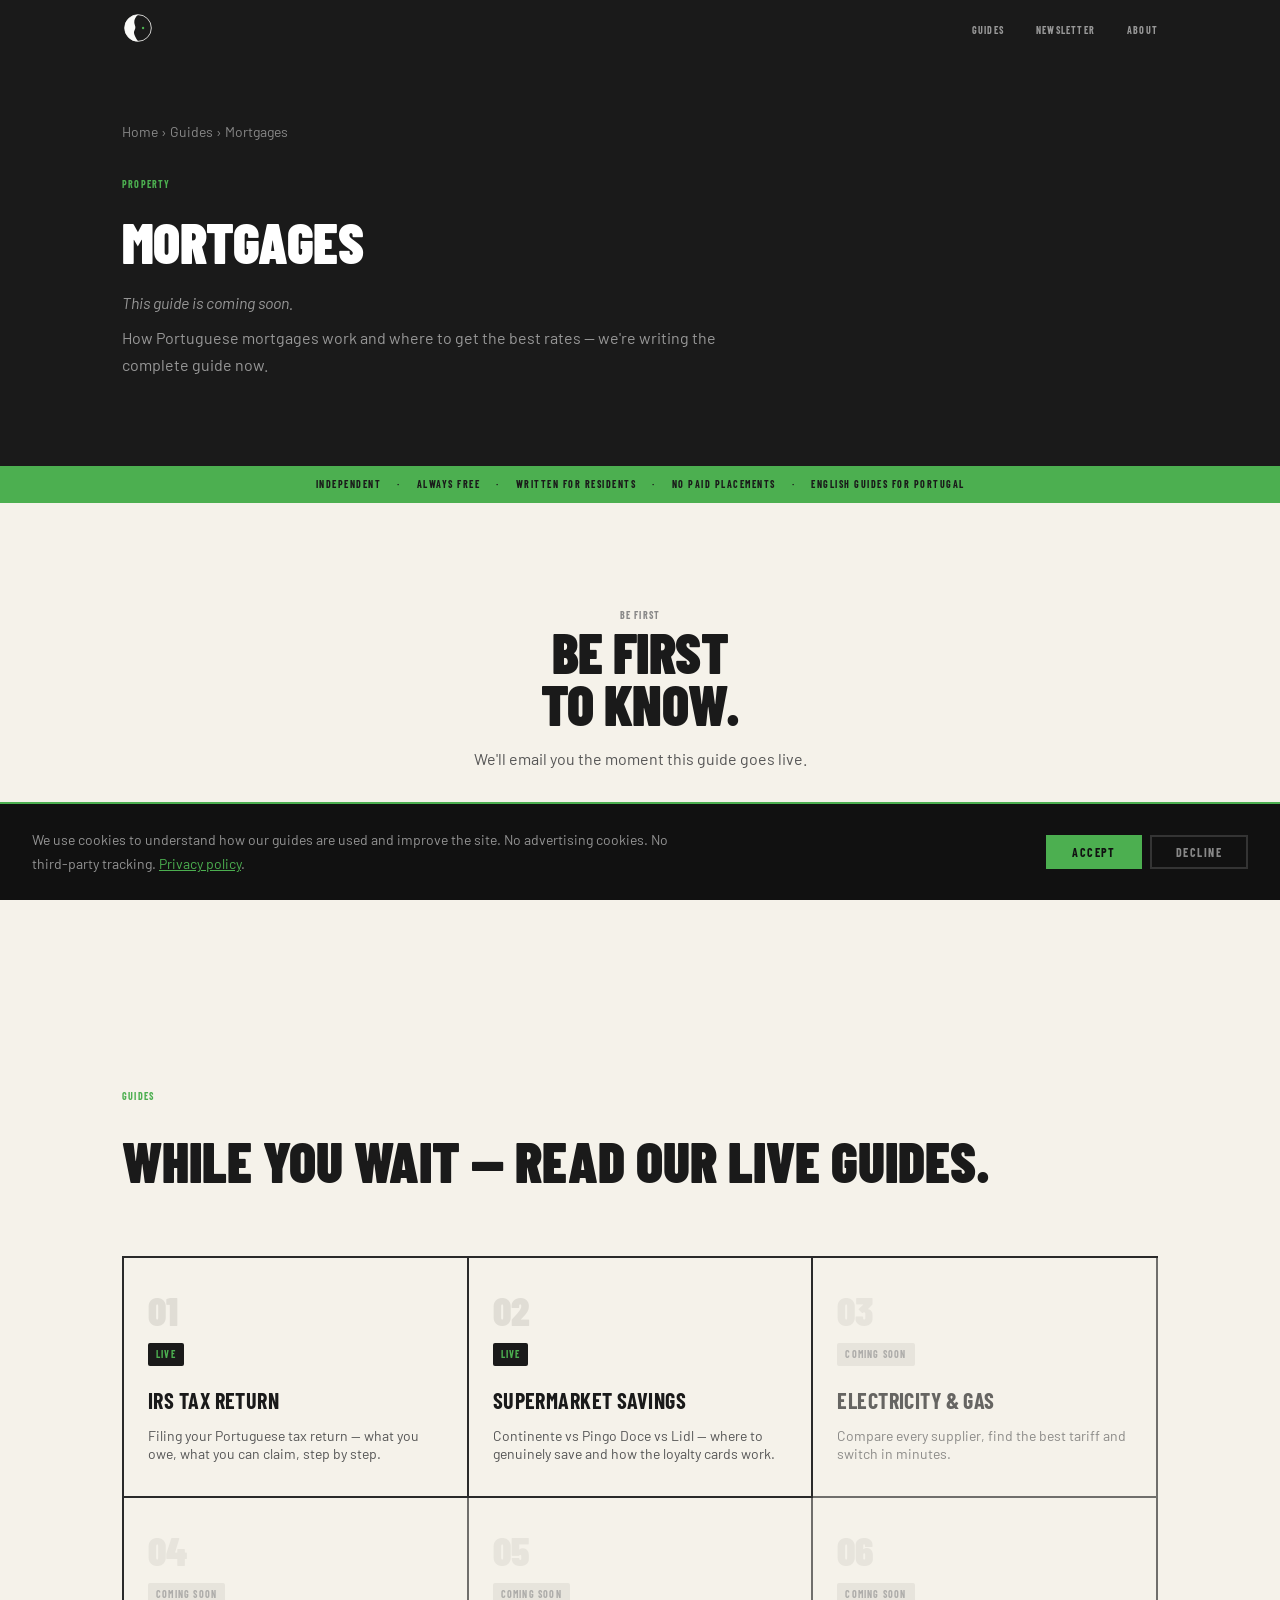
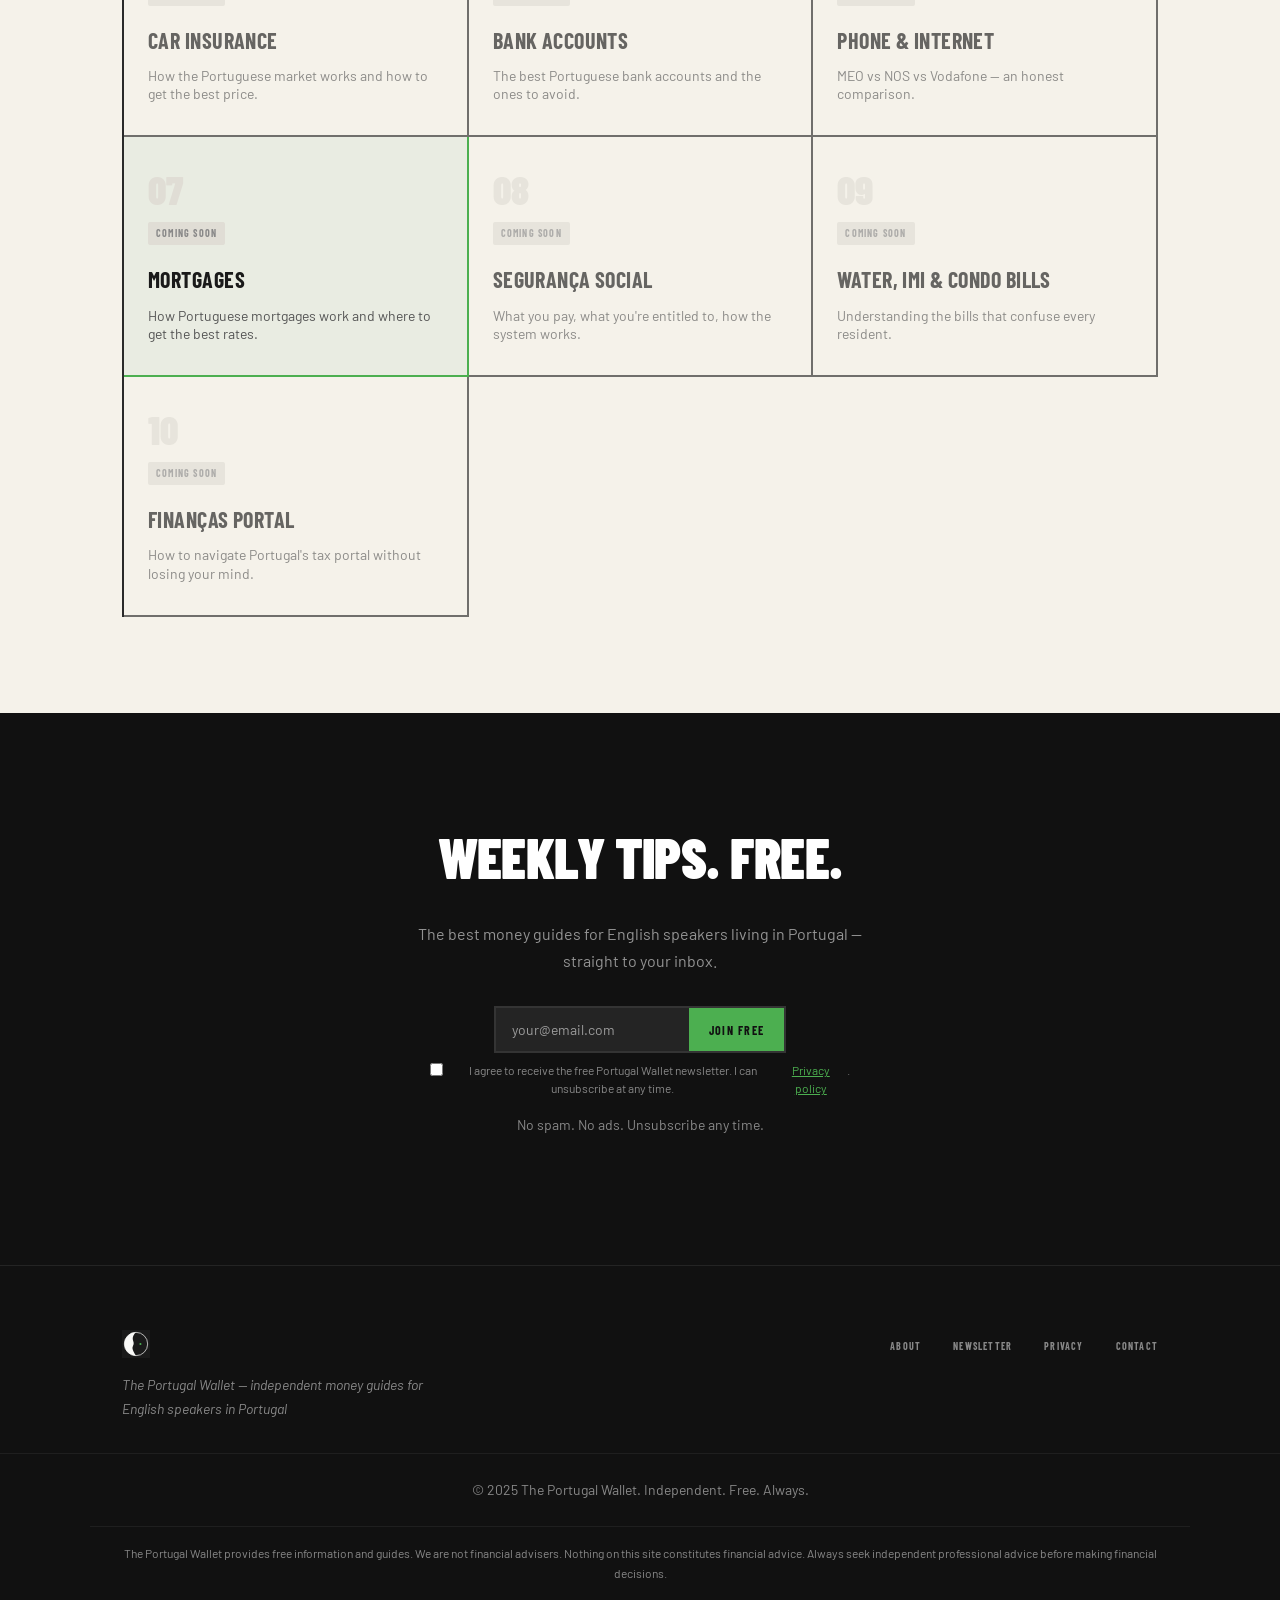
<file: guides/mortgages.html>
<!DOCTYPE html>
<html lang="en">
<head>
  <meta charset="UTF-8">
  <meta name="viewport" content="width=device-width, initial-scale=1.0">
  <meta name="description" content="How Portuguese mortgages work and where to get the best rates. Coming soon from The Portugal Wallet.">
  <title>Mortgages — Coming Soon — The Portugal Wallet</title>
  <link rel="icon" href="../favicon.svg">
  <link rel="apple-touch-icon" href="../apple-touch-icon.svg">
  <link rel="preconnect" href="https://fonts.googleapis.com">
  <link rel="preconnect" href="https://fonts.gstatic.com" crossorigin>
  <link href="https://fonts.googleapis.com/css2?family=Barlow+Condensed:wght@700;900&family=Barlow:wght@300;400;500&display=swap" rel="stylesheet">
  <link rel="stylesheet" href="../styles.css">
</head>
<body>

  <nav class="nav" aria-label="Main navigation">
    <div class="nav__inner">
      <a class="nav__logo" href="../index.html" aria-label="The Portugal Wallet — home">
        <img src="../assets/images/portugal-wallet-dark.svg" alt="The Portugal Wallet">
      </a>
      <ul class="nav__links" role="list">
        <li><a href="../index.html#guides">Guides</a></li>
        <li><a href="../newsletter.html">Newsletter</a></li>
        <li><a href="../about.html">About</a></li>
      </ul>
      <button class="nav__hamburger" aria-label="Open menu" aria-expanded="false" aria-controls="mobile-menu">
        <span></span><span></span><span></span>
      </button>
    </div>
  </nav>

  <div id="mobile-menu" class="nav__mobile-overlay" role="dialog" aria-label="Navigation menu" aria-modal="true">
    <button class="nav__mobile-close" aria-label="Close menu">✕</button>
    <a href="../index.html#guides">Guides</a>
    <a href="../newsletter.html">Newsletter</a>
    <a href="../about.html">About</a>
  </div>

  <main>

    <header class="guide-hero">
      <div class="guide-hero__inner">
        <nav class="breadcrumb" aria-label="Breadcrumb">
          <a href="../index.html">Home</a> › <a href="../index.html#guides">Guides</a> › Mortgages
        </nav>
        <span class="section-label" style="color: var(--color-accent);">Property</span>
        <h1>Mortgages</h1>
        <p class="coming-soon-label">This guide is coming soon.</p>
        <p class="guide-hero__standfirst">How Portuguese mortgages work and where to get the best rates — we're writing the complete guide now.</p>
      </div>
    </header>

    <div class="strip" aria-hidden="true">
      <span>Independent</span>
      <span>·</span>
      <span>Always Free</span>
      <span>·</span>
      <span>Written for Residents</span>
      <span>·</span>
      <span>No Paid Placements</span>
      <span>·</span>
      <span>English Guides for Portugal</span>
    </div>

    <section class="coming-soon-capture" aria-label="Get notified">
      <div class="coming-soon-capture__inner">
        <span class="section-label">Be first</span>
        <h2 class="display">BE FIRST<br>TO KNOW.</h2>
        <p>We'll email you the moment this guide goes live.</p>
        <!-- KIT EMBED: replace this form with your Kit inline form embed code -->
        <div class="newsletter-form">
          <div class="newsletter-form__row">
            <input type="email" placeholder="your@email.com" aria-label="Email address">
            <button type="submit">Notify Me</button>
          </div>
          <div class="form-consent">
            <label>
              <input type="checkbox" id="consent-notify" required>
              I agree to receive the free Portugal Wallet newsletter. I can unsubscribe at any time. <a href="../privacy.html">Privacy policy</a>.
            </label>
          </div>
        </div>
      </div>
    </section>

    <section class="guides-section" aria-label="All guides">
      <div class="guides-section__inner">
        <div class="guides-section__header">
          <span class="section-label">Guides</span>
          <h2>While you wait — read our live guides.</h2>
        </div>
        <div class="guides-grid">

          <a class="guide-card" href="irs-tax-return.html">
            <div class="guide-card__num">01</div>
            <div class="guide-card__badge"><span class="badge badge--live">Live</span></div>
            <div class="guide-card__title">IRS Tax Return</div>
            <div class="guide-card__desc">Filing your Portuguese tax return — what you owe, what you can claim, step by step.</div>
          </a>

          <a class="guide-card" href="supermarket-savings.html">
            <div class="guide-card__num">02</div>
            <div class="guide-card__badge"><span class="badge badge--live">Live</span></div>
            <div class="guide-card__title">Supermarket Savings</div>
            <div class="guide-card__desc">Continente vs Pingo Doce vs Lidl — where to genuinely save and how the loyalty cards work.</div>
          </a>

          <div class="guide-card guide-card--soon">
            <div class="guide-card__num">03</div>
            <div class="guide-card__badge"><span class="badge badge--soon">Coming Soon</span></div>
            <div class="guide-card__title">Electricity &amp; Gas</div>
            <div class="guide-card__desc">Compare every supplier, find the best tariff and switch in minutes.</div>
          </div>

          <div class="guide-card guide-card--soon">
            <div class="guide-card__num">04</div>
            <div class="guide-card__badge"><span class="badge badge--soon">Coming Soon</span></div>
            <div class="guide-card__title">Car Insurance</div>
            <div class="guide-card__desc">How the Portuguese market works and how to get the best price.</div>
          </div>

          <div class="guide-card guide-card--soon">
            <div class="guide-card__num">05</div>
            <div class="guide-card__badge"><span class="badge badge--soon">Coming Soon</span></div>
            <div class="guide-card__title">Bank Accounts</div>
            <div class="guide-card__desc">The best Portuguese bank accounts and the ones to avoid.</div>
          </div>

          <div class="guide-card guide-card--soon">
            <div class="guide-card__num">06</div>
            <div class="guide-card__badge"><span class="badge badge--soon">Coming Soon</span></div>
            <div class="guide-card__title">Phone &amp; Internet</div>
            <div class="guide-card__desc">MEO vs NOS vs Vodafone — an honest comparison.</div>
          </div>

          <div class="guide-card guide-card--current">
            <div class="guide-card__num">07</div>
            <div class="guide-card__badge"><span class="badge badge--soon">Coming Soon</span></div>
            <div class="guide-card__title">Mortgages</div>
            <div class="guide-card__desc">How Portuguese mortgages work and where to get the best rates.</div>
          </div>

          <div class="guide-card guide-card--soon">
            <div class="guide-card__num">08</div>
            <div class="guide-card__badge"><span class="badge badge--soon">Coming Soon</span></div>
            <div class="guide-card__title">Segurança Social</div>
            <div class="guide-card__desc">What you pay, what you're entitled to, how the system works.</div>
          </div>

          <div class="guide-card guide-card--soon">
            <div class="guide-card__num">09</div>
            <div class="guide-card__badge"><span class="badge badge--soon">Coming Soon</span></div>
            <div class="guide-card__title">Water, IMI &amp; Condo Bills</div>
            <div class="guide-card__desc">Understanding the bills that confuse every resident.</div>
          </div>

          <div class="guide-card guide-card--soon">
            <div class="guide-card__num">10</div>
            <div class="guide-card__badge"><span class="badge badge--soon">Coming Soon</span></div>
            <div class="guide-card__title">Finanças Portal</div>
            <div class="guide-card__desc">How to navigate Portugal's tax portal without losing your mind.</div>
          </div>

        </div>
      </div>
    </section>

    <section class="newsletter-banner" aria-label="Newsletter signup">
      <div class="newsletter-banner__inner">
        <h2>Weekly Tips. Free.</h2>
        <p>The best money guides for English speakers living in Portugal — straight to your inbox.</p>
        <!-- KIT EMBED: replace this form with your Kit inline form embed code -->
        <div class="newsletter-form">
          <div class="newsletter-form__row">
            <input type="email" placeholder="your@email.com" aria-label="Email address">
            <button type="submit">Join Free</button>
          </div>
          <div class="form-consent">
            <label>
              <input type="checkbox" id="consent-banner" required>
              I agree to receive the free Portugal Wallet newsletter. I can unsubscribe at any time. <a href="../privacy.html">Privacy policy</a>.
            </label>
          </div>
        </div>
        <p class="trust-line">No spam. No ads. Unsubscribe any time.</p>
      </div>
    </section>

  </main>

  <footer class="footer">
    <div class="footer__inner">
      <div class="footer__brand">
        <img src="../assets/images/portugal-wallet-dark.svg" alt="The Portugal Wallet">
        <p><em>The Portugal Wallet — independent money guides for English speakers in Portugal</em></p>
      </div>
      <ul class="footer__links" role="list">
        <li><a href="../about.html">About</a></li>
        <li><a href="../newsletter.html">Newsletter</a></li>
        <li><a href="../privacy.html">Privacy</a></li>
        <li><a href="mailto:hello@theportugalwallet.com">Contact</a></li>
      </ul>
    </div>
    <div class="footer__copy">© 2025 The Portugal Wallet. Independent. Free. Always.</div>
    <div class="footer__legal">The Portugal Wallet provides free information and guides. We are not financial advisers. Nothing on this site constitutes financial advice. Always seek independent professional advice before making financial decisions.</div>
  </footer>

  <div id="cookie-banner" role="dialog" aria-label="Cookie consent" aria-live="polite" style="display:none;">
    <p>We use cookies to understand how our guides are used and improve the site. No advertising cookies. No third-party tracking. <a href="../privacy.html">Privacy policy</a>.</p>
    <div class="cookie-banner__actions">
      <button id="cookie-accept">Accept</button>
      <button id="cookie-decline">Decline</button>
    </div>
  </div>

  <script>
    (function() {
      var consent = localStorage.getItem('tpw_cookie_consent');
      if (!consent) { document.getElementById('cookie-banner').style.display = 'flex'; }
      document.getElementById('cookie-accept').addEventListener('click', function() {
        localStorage.setItem('tpw_cookie_consent', 'accepted');
        document.getElementById('cookie-banner').style.display = 'none';
      });
      document.getElementById('cookie-decline').addEventListener('click', function() {
        localStorage.setItem('tpw_cookie_consent', 'declined');
        document.getElementById('cookie-banner').style.display = 'none';
      });
    })();
    (function() {
      var hamburger = document.querySelector('.nav__hamburger');
      var overlay = document.getElementById('mobile-menu');
      var close = document.querySelector('.nav__mobile-close');
      function openMenu() { overlay.classList.add('open'); hamburger.setAttribute('aria-expanded', 'true'); close.focus(); }
      function closeMenu() { overlay.classList.remove('open'); hamburger.setAttribute('aria-expanded', 'false'); hamburger.focus(); }
      hamburger.addEventListener('click', openMenu);
      close.addEventListener('click', closeMenu);
      overlay.addEventListener('keydown', function(e) { if (e.key === 'Escape') closeMenu(); });
    })();
  </script>

</body>
</html>
</file>
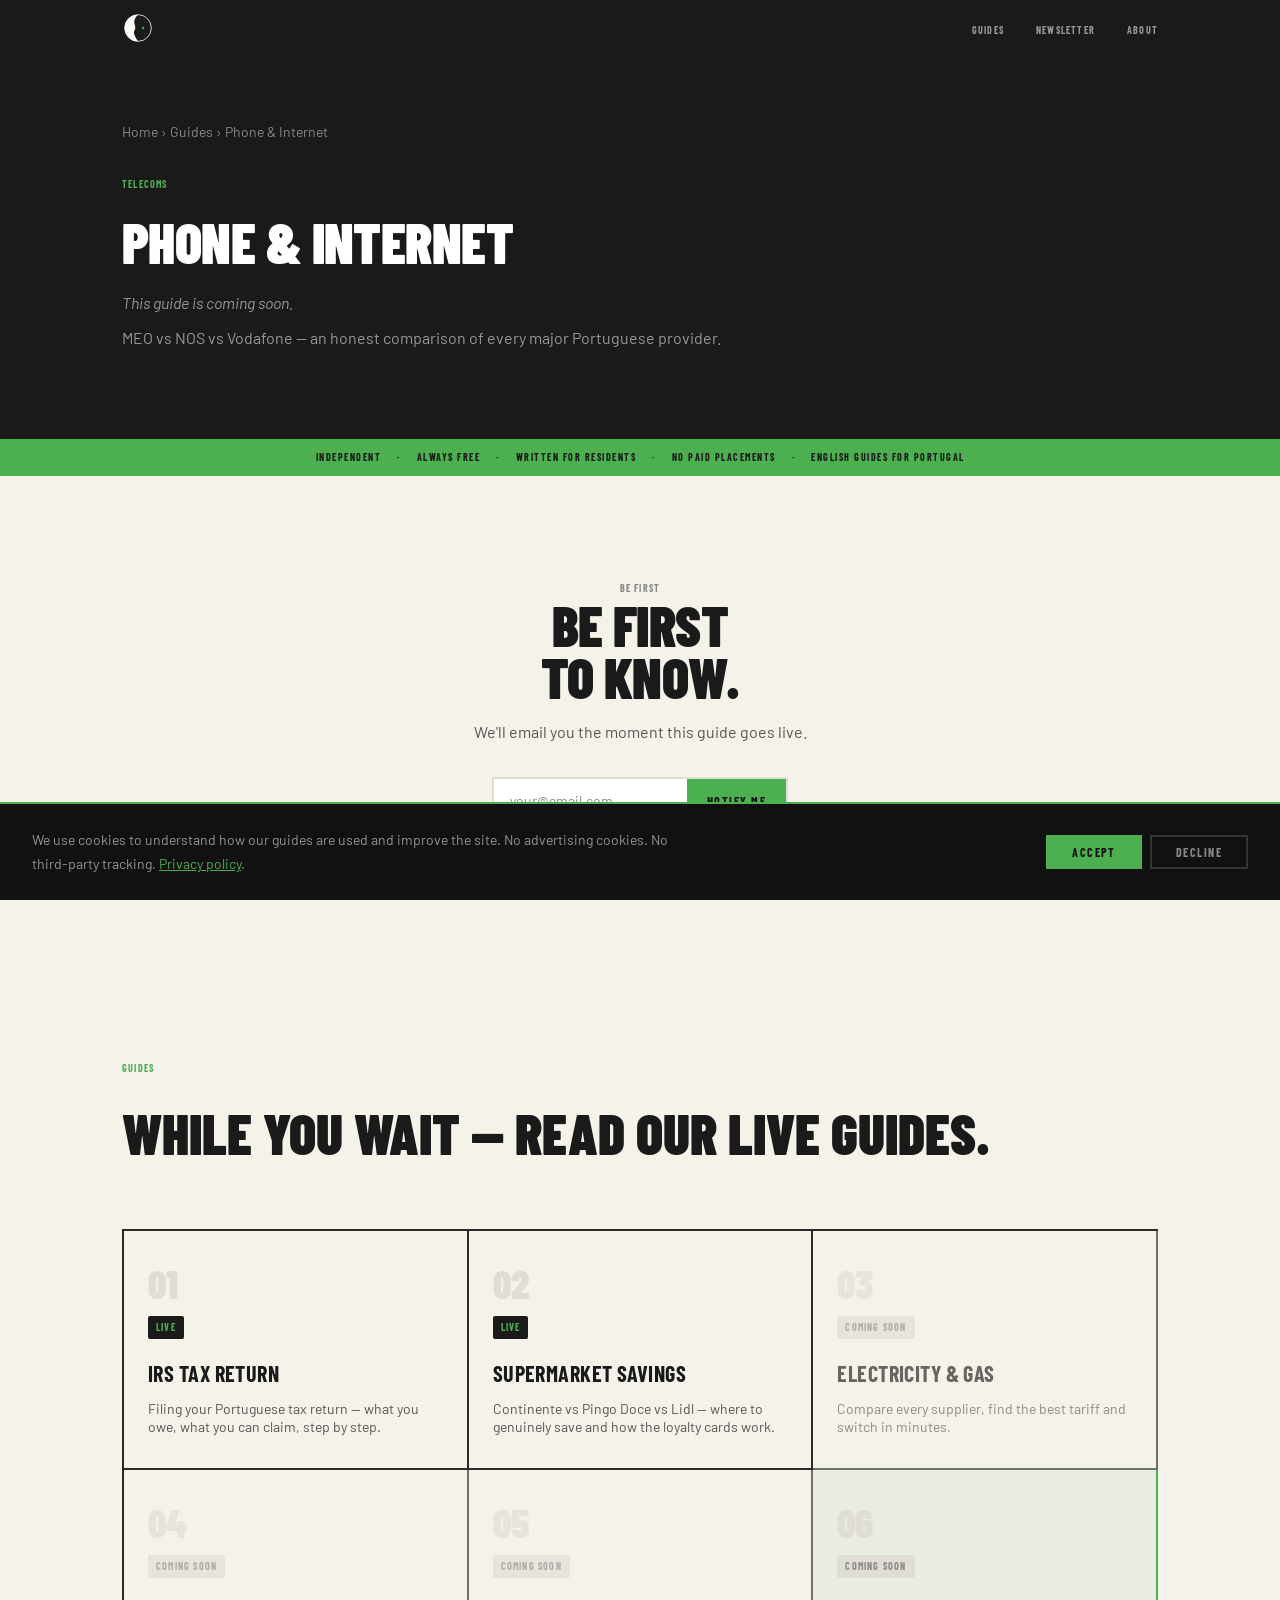
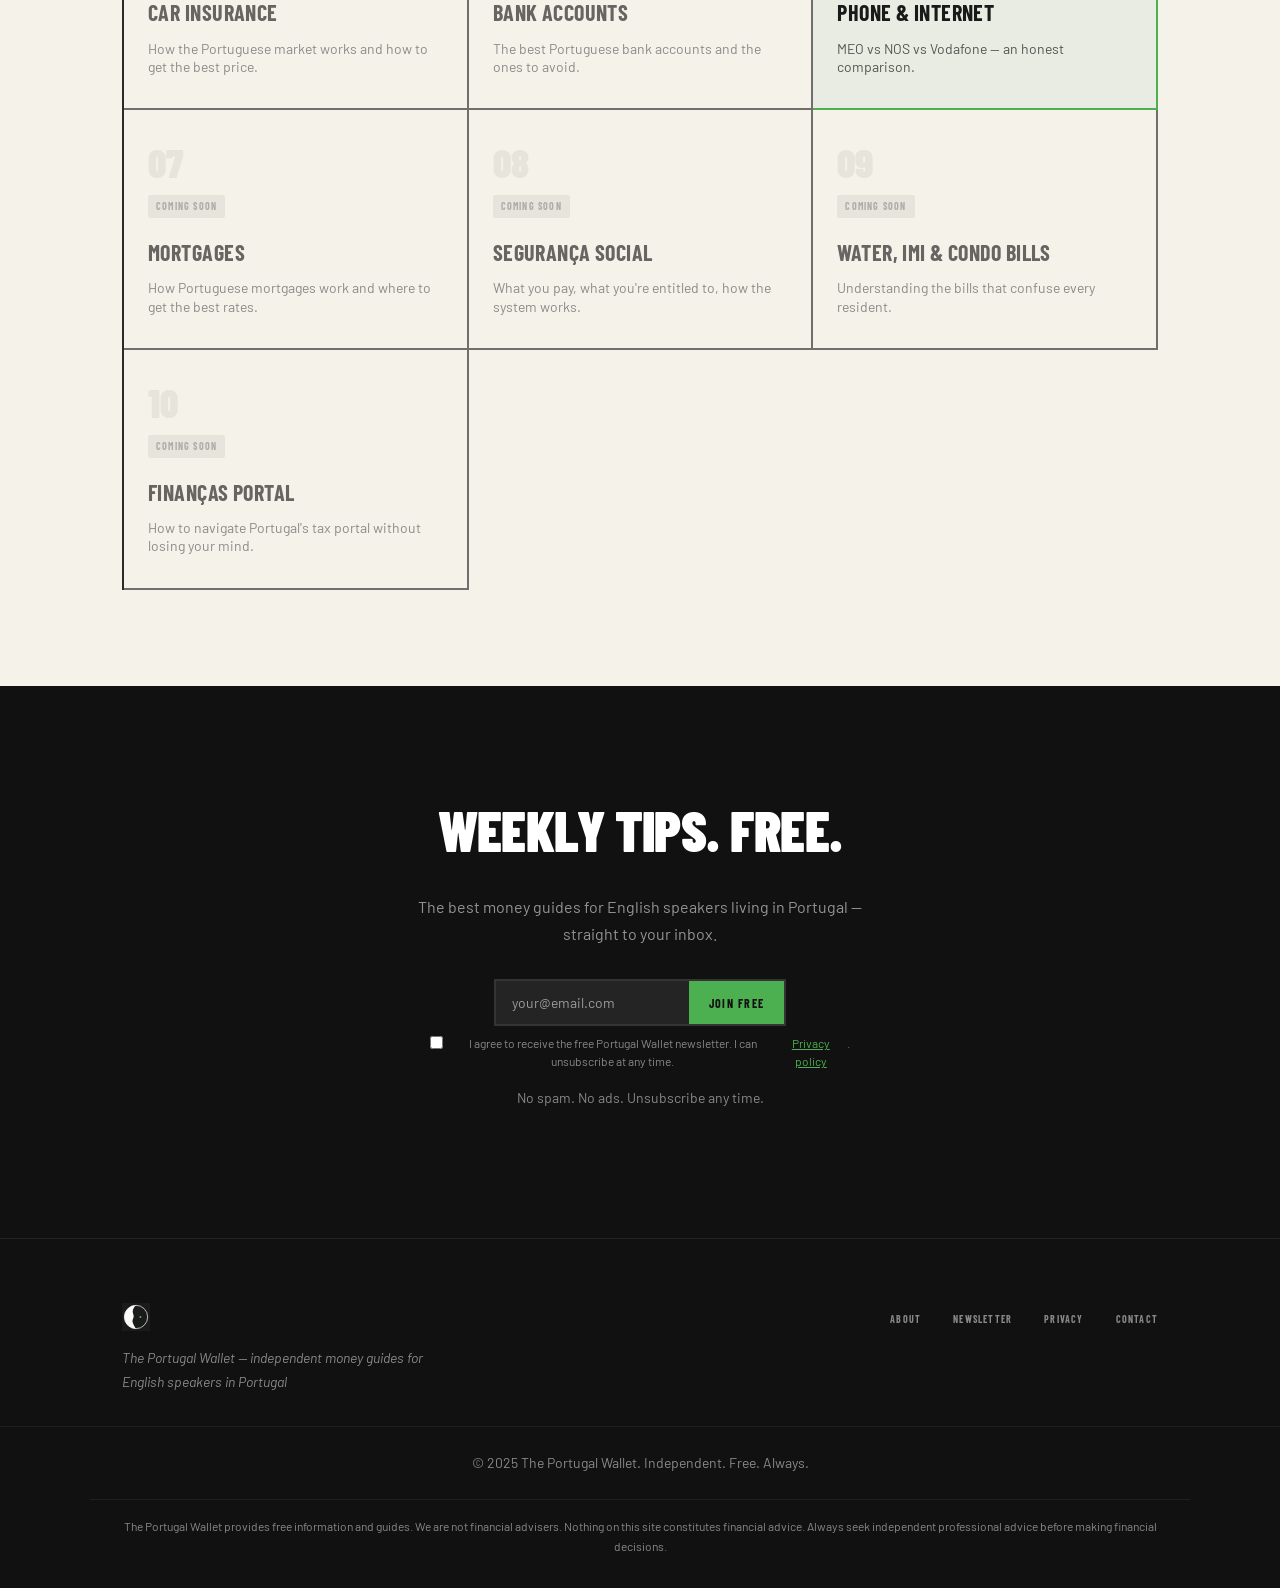
<file: guides/phone-internet.html>
<!DOCTYPE html>
<html lang="en">
<head>
  <meta charset="UTF-8">
  <meta name="viewport" content="width=device-width, initial-scale=1.0">
  <meta name="description" content="MEO vs NOS vs Vodafone — an honest comparison of Portuguese phone and internet providers. Coming soon from The Portugal Wallet.">
  <title>Phone &amp; Internet — Coming Soon — The Portugal Wallet</title>
  <link rel="icon" href="../favicon.svg">
  <link rel="apple-touch-icon" href="../apple-touch-icon.svg">
  <link rel="preconnect" href="https://fonts.googleapis.com">
  <link rel="preconnect" href="https://fonts.gstatic.com" crossorigin>
  <link href="https://fonts.googleapis.com/css2?family=Barlow+Condensed:wght@700;900&family=Barlow:wght@300;400;500&display=swap" rel="stylesheet">
  <link rel="stylesheet" href="../styles.css">
</head>
<body>

  <nav class="nav" aria-label="Main navigation">
    <div class="nav__inner">
      <a class="nav__logo" href="../index.html" aria-label="The Portugal Wallet — home">
        <img src="../assets/images/portugal-wallet-dark.svg" alt="The Portugal Wallet">
      </a>
      <ul class="nav__links" role="list">
        <li><a href="../index.html#guides">Guides</a></li>
        <li><a href="../newsletter.html">Newsletter</a></li>
        <li><a href="../about.html">About</a></li>
      </ul>
      <button class="nav__hamburger" aria-label="Open menu" aria-expanded="false" aria-controls="mobile-menu">
        <span></span><span></span><span></span>
      </button>
    </div>
  </nav>

  <div id="mobile-menu" class="nav__mobile-overlay" role="dialog" aria-label="Navigation menu" aria-modal="true">
    <button class="nav__mobile-close" aria-label="Close menu">✕</button>
    <a href="../index.html#guides">Guides</a>
    <a href="../newsletter.html">Newsletter</a>
    <a href="../about.html">About</a>
  </div>

  <main>

    <header class="guide-hero">
      <div class="guide-hero__inner">
        <nav class="breadcrumb" aria-label="Breadcrumb">
          <a href="../index.html">Home</a> › <a href="../index.html#guides">Guides</a> › Phone &amp; Internet
        </nav>
        <span class="section-label" style="color: var(--color-accent);">Telecoms</span>
        <h1>Phone &amp; Internet</h1>
        <p class="coming-soon-label">This guide is coming soon.</p>
        <p class="guide-hero__standfirst">MEO vs NOS vs Vodafone — an honest comparison of every major Portuguese provider.</p>
      </div>
    </header>

    <div class="strip" aria-hidden="true">
      <span>Independent</span>
      <span>·</span>
      <span>Always Free</span>
      <span>·</span>
      <span>Written for Residents</span>
      <span>·</span>
      <span>No Paid Placements</span>
      <span>·</span>
      <span>English Guides for Portugal</span>
    </div>

    <section class="coming-soon-capture" aria-label="Get notified">
      <div class="coming-soon-capture__inner">
        <span class="section-label">Be first</span>
        <h2 class="display">BE FIRST<br>TO KNOW.</h2>
        <p>We'll email you the moment this guide goes live.</p>
        <!-- KIT EMBED: replace this form with your Kit inline form embed code -->
        <div class="newsletter-form">
          <div class="newsletter-form__row">
            <input type="email" placeholder="your@email.com" aria-label="Email address">
            <button type="submit">Notify Me</button>
          </div>
          <div class="form-consent">
            <label>
              <input type="checkbox" id="consent-notify" required>
              I agree to receive the free Portugal Wallet newsletter. I can unsubscribe at any time. <a href="../privacy.html">Privacy policy</a>.
            </label>
          </div>
        </div>
      </div>
    </section>

    <section class="guides-section" aria-label="All guides">
      <div class="guides-section__inner">
        <div class="guides-section__header">
          <span class="section-label">Guides</span>
          <h2>While you wait — read our live guides.</h2>
        </div>
        <div class="guides-grid">

          <a class="guide-card" href="irs-tax-return.html">
            <div class="guide-card__num">01</div>
            <div class="guide-card__badge"><span class="badge badge--live">Live</span></div>
            <div class="guide-card__title">IRS Tax Return</div>
            <div class="guide-card__desc">Filing your Portuguese tax return — what you owe, what you can claim, step by step.</div>
          </a>

          <a class="guide-card" href="supermarket-savings.html">
            <div class="guide-card__num">02</div>
            <div class="guide-card__badge"><span class="badge badge--live">Live</span></div>
            <div class="guide-card__title">Supermarket Savings</div>
            <div class="guide-card__desc">Continente vs Pingo Doce vs Lidl — where to genuinely save and how the loyalty cards work.</div>
          </a>

          <div class="guide-card guide-card--soon">
            <div class="guide-card__num">03</div>
            <div class="guide-card__badge"><span class="badge badge--soon">Coming Soon</span></div>
            <div class="guide-card__title">Electricity &amp; Gas</div>
            <div class="guide-card__desc">Compare every supplier, find the best tariff and switch in minutes.</div>
          </div>

          <div class="guide-card guide-card--soon">
            <div class="guide-card__num">04</div>
            <div class="guide-card__badge"><span class="badge badge--soon">Coming Soon</span></div>
            <div class="guide-card__title">Car Insurance</div>
            <div class="guide-card__desc">How the Portuguese market works and how to get the best price.</div>
          </div>

          <div class="guide-card guide-card--soon">
            <div class="guide-card__num">05</div>
            <div class="guide-card__badge"><span class="badge badge--soon">Coming Soon</span></div>
            <div class="guide-card__title">Bank Accounts</div>
            <div class="guide-card__desc">The best Portuguese bank accounts and the ones to avoid.</div>
          </div>

          <div class="guide-card guide-card--current">
            <div class="guide-card__num">06</div>
            <div class="guide-card__badge"><span class="badge badge--soon">Coming Soon</span></div>
            <div class="guide-card__title">Phone &amp; Internet</div>
            <div class="guide-card__desc">MEO vs NOS vs Vodafone — an honest comparison.</div>
          </div>

          <div class="guide-card guide-card--soon">
            <div class="guide-card__num">07</div>
            <div class="guide-card__badge"><span class="badge badge--soon">Coming Soon</span></div>
            <div class="guide-card__title">Mortgages</div>
            <div class="guide-card__desc">How Portuguese mortgages work and where to get the best rates.</div>
          </div>

          <div class="guide-card guide-card--soon">
            <div class="guide-card__num">08</div>
            <div class="guide-card__badge"><span class="badge badge--soon">Coming Soon</span></div>
            <div class="guide-card__title">Segurança Social</div>
            <div class="guide-card__desc">What you pay, what you're entitled to, how the system works.</div>
          </div>

          <div class="guide-card guide-card--soon">
            <div class="guide-card__num">09</div>
            <div class="guide-card__badge"><span class="badge badge--soon">Coming Soon</span></div>
            <div class="guide-card__title">Water, IMI &amp; Condo Bills</div>
            <div class="guide-card__desc">Understanding the bills that confuse every resident.</div>
          </div>

          <div class="guide-card guide-card--soon">
            <div class="guide-card__num">10</div>
            <div class="guide-card__badge"><span class="badge badge--soon">Coming Soon</span></div>
            <div class="guide-card__title">Finanças Portal</div>
            <div class="guide-card__desc">How to navigate Portugal's tax portal without losing your mind.</div>
          </div>

        </div>
      </div>
    </section>

    <section class="newsletter-banner" aria-label="Newsletter signup">
      <div class="newsletter-banner__inner">
        <h2>Weekly Tips. Free.</h2>
        <p>The best money guides for English speakers living in Portugal — straight to your inbox.</p>
        <!-- KIT EMBED: replace this form with your Kit inline form embed code -->
        <div class="newsletter-form">
          <div class="newsletter-form__row">
            <input type="email" placeholder="your@email.com" aria-label="Email address">
            <button type="submit">Join Free</button>
          </div>
          <div class="form-consent">
            <label>
              <input type="checkbox" id="consent-banner" required>
              I agree to receive the free Portugal Wallet newsletter. I can unsubscribe at any time. <a href="../privacy.html">Privacy policy</a>.
            </label>
          </div>
        </div>
        <p class="trust-line">No spam. No ads. Unsubscribe any time.</p>
      </div>
    </section>

  </main>

  <footer class="footer">
    <div class="footer__inner">
      <div class="footer__brand">
        <img src="../assets/images/portugal-wallet-dark.svg" alt="The Portugal Wallet">
        <p><em>The Portugal Wallet — independent money guides for English speakers in Portugal</em></p>
      </div>
      <ul class="footer__links" role="list">
        <li><a href="../about.html">About</a></li>
        <li><a href="../newsletter.html">Newsletter</a></li>
        <li><a href="../privacy.html">Privacy</a></li>
        <li><a href="mailto:hello@theportugalwallet.com">Contact</a></li>
      </ul>
    </div>
    <div class="footer__copy">© 2025 The Portugal Wallet. Independent. Free. Always.</div>
    <div class="footer__legal">The Portugal Wallet provides free information and guides. We are not financial advisers. Nothing on this site constitutes financial advice. Always seek independent professional advice before making financial decisions.</div>
  </footer>

  <div id="cookie-banner" role="dialog" aria-label="Cookie consent" aria-live="polite" style="display:none;">
    <p>We use cookies to understand how our guides are used and improve the site. No advertising cookies. No third-party tracking. <a href="../privacy.html">Privacy policy</a>.</p>
    <div class="cookie-banner__actions">
      <button id="cookie-accept">Accept</button>
      <button id="cookie-decline">Decline</button>
    </div>
  </div>

  <script>
    (function() {
      var consent = localStorage.getItem('tpw_cookie_consent');
      if (!consent) { document.getElementById('cookie-banner').style.display = 'flex'; }
      document.getElementById('cookie-accept').addEventListener('click', function() {
        localStorage.setItem('tpw_cookie_consent', 'accepted');
        document.getElementById('cookie-banner').style.display = 'none';
      });
      document.getElementById('cookie-decline').addEventListener('click', function() {
        localStorage.setItem('tpw_cookie_consent', 'declined');
        document.getElementById('cookie-banner').style.display = 'none';
      });
    })();
    (function() {
      var hamburger = document.querySelector('.nav__hamburger');
      var overlay = document.getElementById('mobile-menu');
      var close = document.querySelector('.nav__mobile-close');
      function openMenu() { overlay.classList.add('open'); hamburger.setAttribute('aria-expanded', 'true'); close.focus(); }
      function closeMenu() { overlay.classList.remove('open'); hamburger.setAttribute('aria-expanded', 'false'); hamburger.focus(); }
      hamburger.addEventListener('click', openMenu);
      close.addEventListener('click', closeMenu);
      overlay.addEventListener('keydown', function(e) { if (e.key === 'Escape') closeMenu(); });
    })();
  </script>

</body>
</html>
</file>
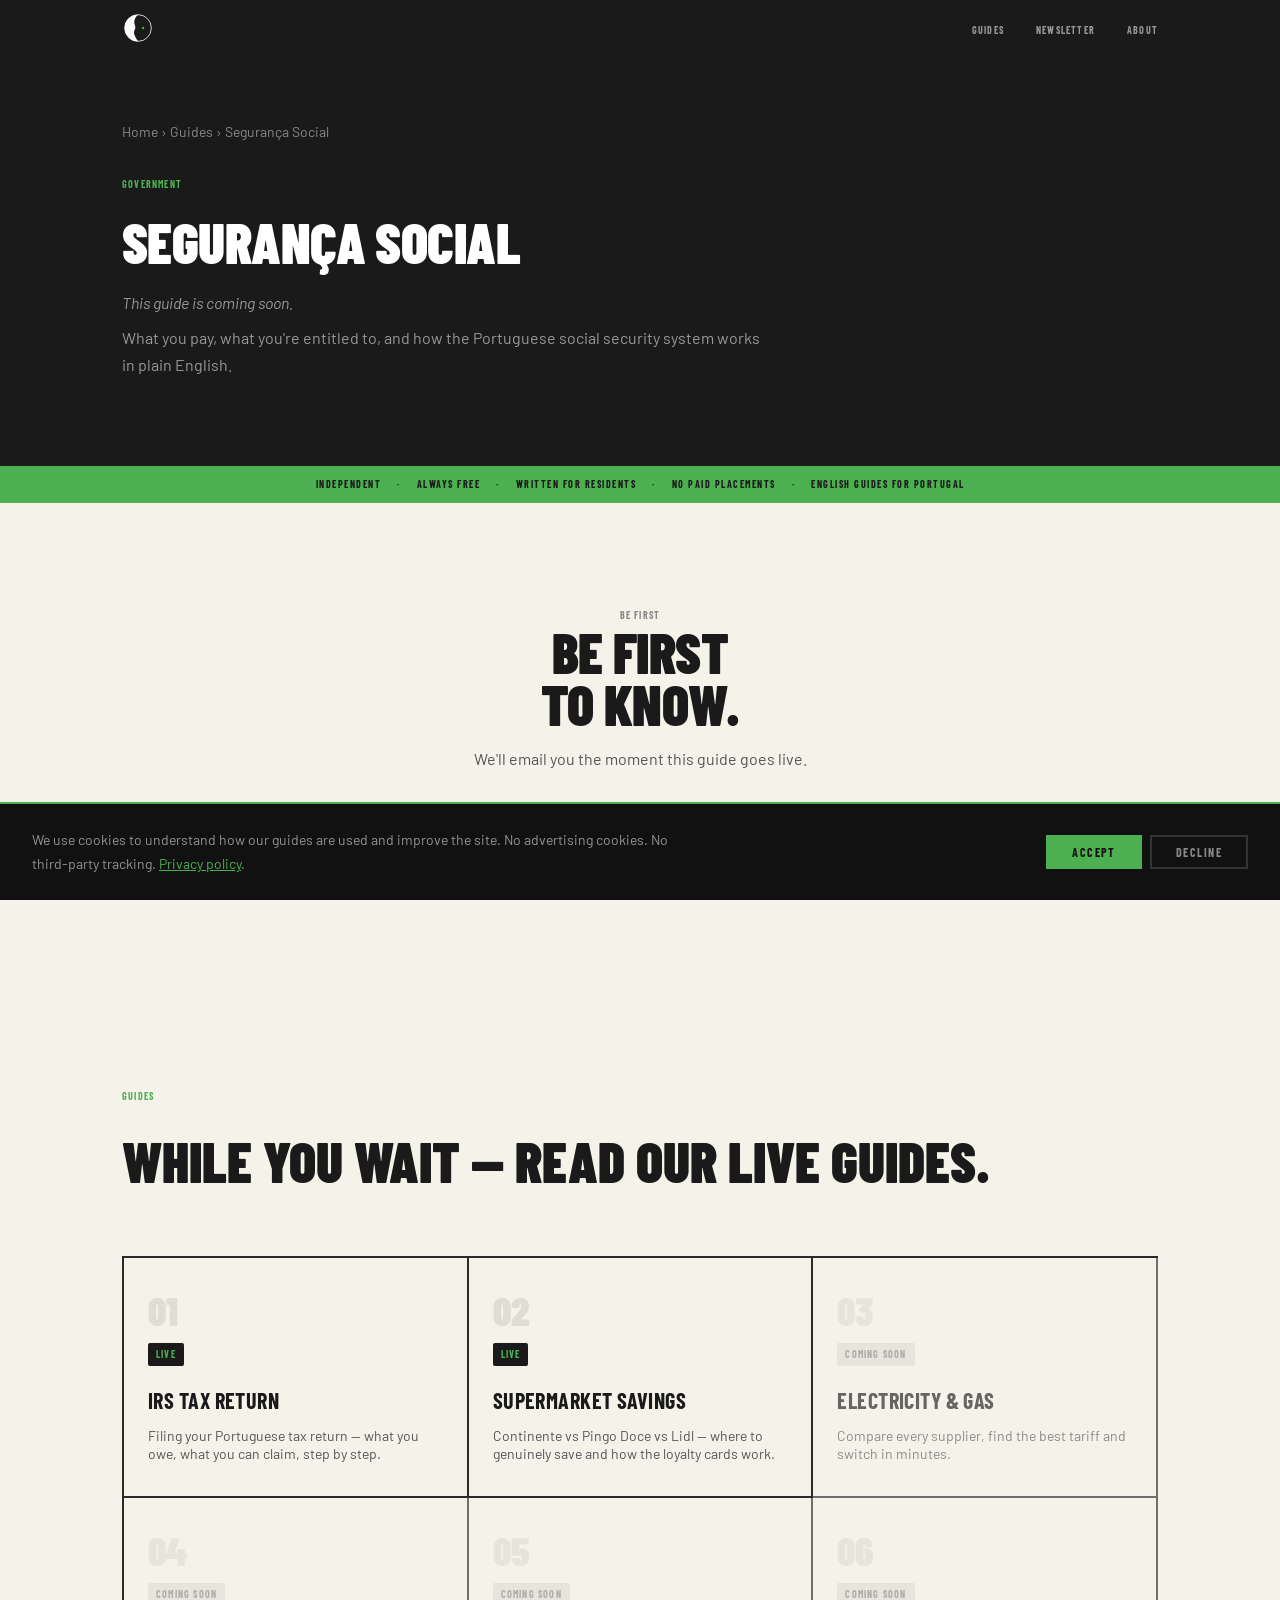
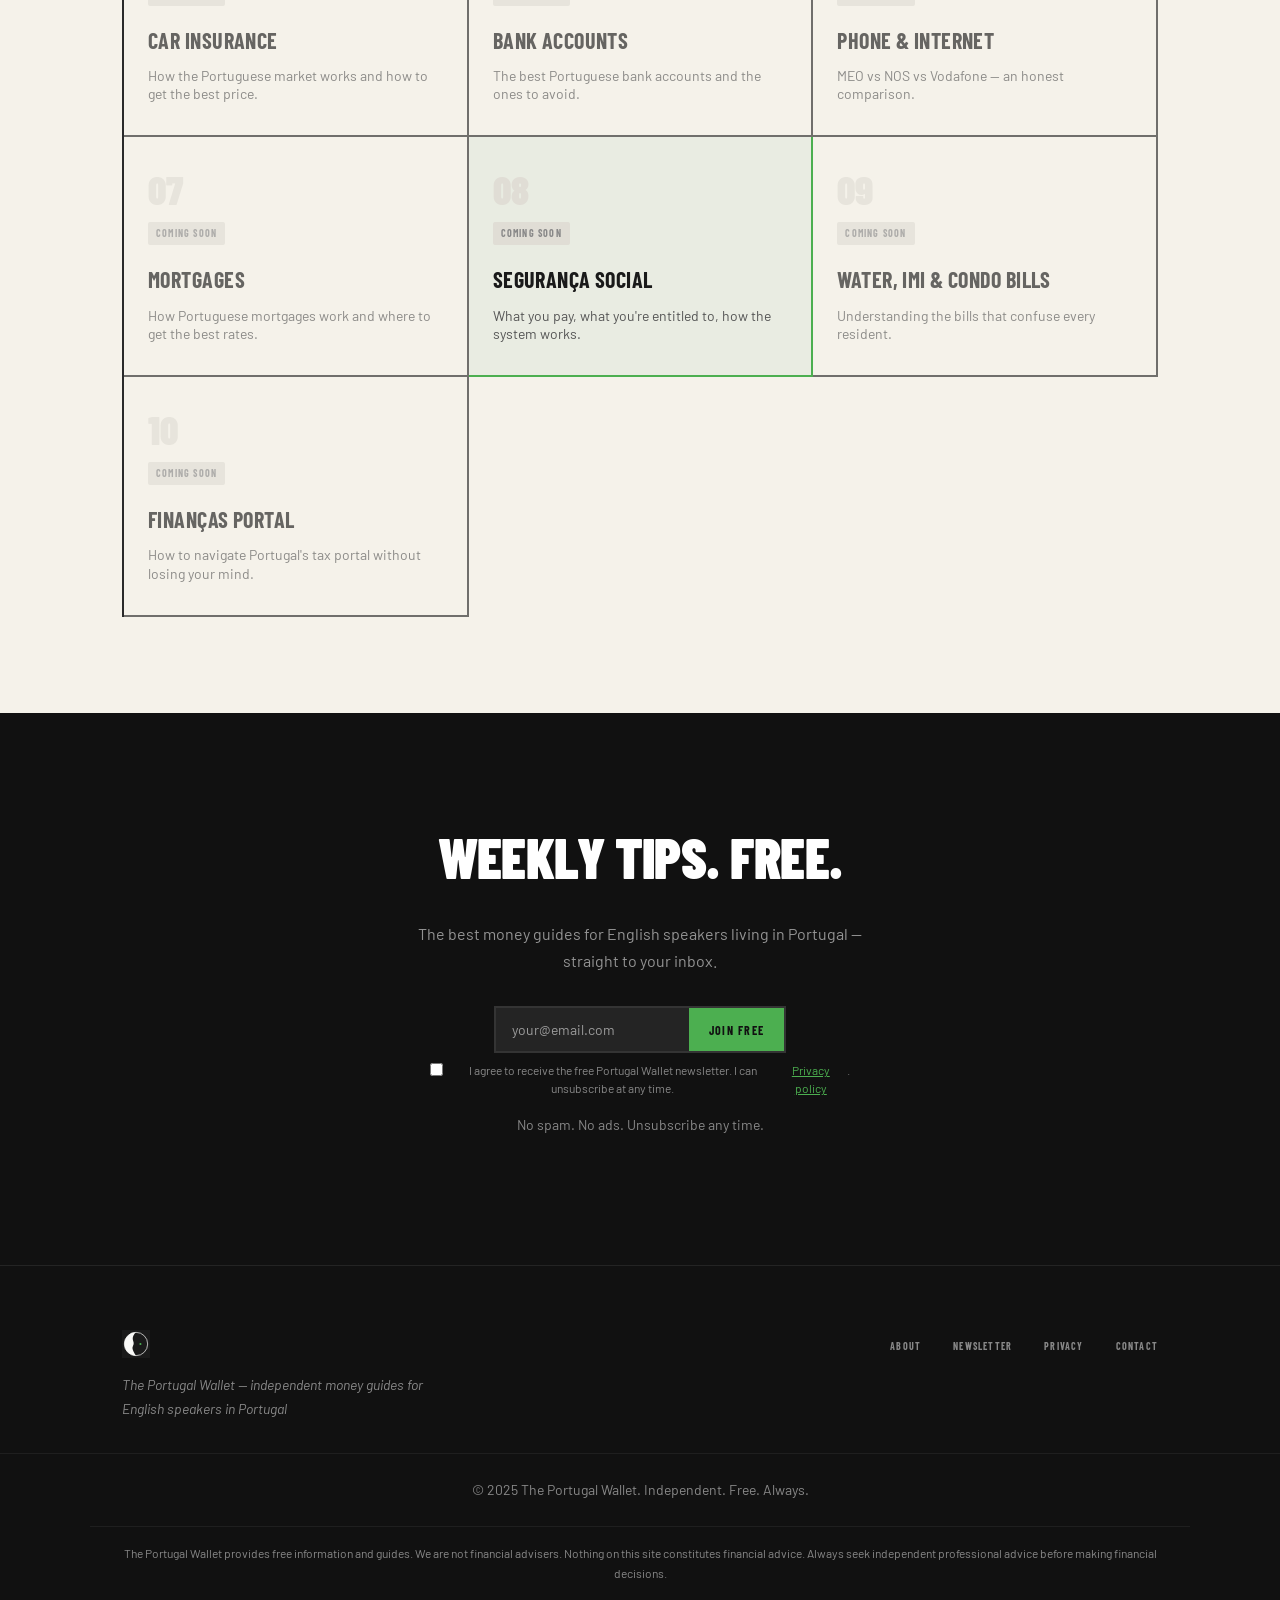
<file: guides/seguranca-social.html>
<!DOCTYPE html>
<html lang="en">
<head>
  <meta charset="UTF-8">
  <meta name="viewport" content="width=device-width, initial-scale=1.0">
  <meta name="description" content="Segurança Social explained in English — what you pay, what you're entitled to, how the system works. Coming soon from The Portugal Wallet.">
  <title>Segurança Social — Coming Soon — The Portugal Wallet</title>
  <link rel="icon" href="../favicon.svg">
  <link rel="apple-touch-icon" href="../apple-touch-icon.svg">
  <link rel="preconnect" href="https://fonts.googleapis.com">
  <link rel="preconnect" href="https://fonts.gstatic.com" crossorigin>
  <link href="https://fonts.googleapis.com/css2?family=Barlow+Condensed:wght@700;900&family=Barlow:wght@300;400;500&display=swap" rel="stylesheet">
  <link rel="stylesheet" href="../styles.css">
</head>
<body>

  <nav class="nav" aria-label="Main navigation">
    <div class="nav__inner">
      <a class="nav__logo" href="../index.html" aria-label="The Portugal Wallet — home">
        <img src="../assets/images/portugal-wallet-dark.svg" alt="The Portugal Wallet">
      </a>
      <ul class="nav__links" role="list">
        <li><a href="../index.html#guides">Guides</a></li>
        <li><a href="../newsletter.html">Newsletter</a></li>
        <li><a href="../about.html">About</a></li>
      </ul>
      <button class="nav__hamburger" aria-label="Open menu" aria-expanded="false" aria-controls="mobile-menu">
        <span></span><span></span><span></span>
      </button>
    </div>
  </nav>

  <div id="mobile-menu" class="nav__mobile-overlay" role="dialog" aria-label="Navigation menu" aria-modal="true">
    <button class="nav__mobile-close" aria-label="Close menu">✕</button>
    <a href="../index.html#guides">Guides</a>
    <a href="../newsletter.html">Newsletter</a>
    <a href="../about.html">About</a>
  </div>

  <main>

    <header class="guide-hero">
      <div class="guide-hero__inner">
        <nav class="breadcrumb" aria-label="Breadcrumb">
          <a href="../index.html">Home</a> › <a href="../index.html#guides">Guides</a> › Segurança Social
        </nav>
        <span class="section-label" style="color: var(--color-accent);">Government</span>
        <h1>Segurança Social</h1>
        <p class="coming-soon-label">This guide is coming soon.</p>
        <p class="guide-hero__standfirst">What you pay, what you're entitled to, and how the Portuguese social security system works in plain English.</p>
      </div>
    </header>

    <div class="strip" aria-hidden="true">
      <span>Independent</span>
      <span>·</span>
      <span>Always Free</span>
      <span>·</span>
      <span>Written for Residents</span>
      <span>·</span>
      <span>No Paid Placements</span>
      <span>·</span>
      <span>English Guides for Portugal</span>
    </div>

    <section class="coming-soon-capture" aria-label="Get notified">
      <div class="coming-soon-capture__inner">
        <span class="section-label">Be first</span>
        <h2 class="display">BE FIRST<br>TO KNOW.</h2>
        <p>We'll email you the moment this guide goes live.</p>
        <!-- KIT EMBED: replace this form with your Kit inline form embed code -->
        <div class="newsletter-form">
          <div class="newsletter-form__row">
            <input type="email" placeholder="your@email.com" aria-label="Email address">
            <button type="submit">Notify Me</button>
          </div>
          <div class="form-consent">
            <label>
              <input type="checkbox" id="consent-notify" required>
              I agree to receive the free Portugal Wallet newsletter. I can unsubscribe at any time. <a href="../privacy.html">Privacy policy</a>.
            </label>
          </div>
        </div>
      </div>
    </section>

    <section class="guides-section" aria-label="All guides">
      <div class="guides-section__inner">
        <div class="guides-section__header">
          <span class="section-label">Guides</span>
          <h2>While you wait — read our live guides.</h2>
        </div>
        <div class="guides-grid">

          <a class="guide-card" href="irs-tax-return.html">
            <div class="guide-card__num">01</div>
            <div class="guide-card__badge"><span class="badge badge--live">Live</span></div>
            <div class="guide-card__title">IRS Tax Return</div>
            <div class="guide-card__desc">Filing your Portuguese tax return — what you owe, what you can claim, step by step.</div>
          </a>

          <a class="guide-card" href="supermarket-savings.html">
            <div class="guide-card__num">02</div>
            <div class="guide-card__badge"><span class="badge badge--live">Live</span></div>
            <div class="guide-card__title">Supermarket Savings</div>
            <div class="guide-card__desc">Continente vs Pingo Doce vs Lidl — where to genuinely save and how the loyalty cards work.</div>
          </a>

          <div class="guide-card guide-card--soon">
            <div class="guide-card__num">03</div>
            <div class="guide-card__badge"><span class="badge badge--soon">Coming Soon</span></div>
            <div class="guide-card__title">Electricity &amp; Gas</div>
            <div class="guide-card__desc">Compare every supplier, find the best tariff and switch in minutes.</div>
          </div>

          <div class="guide-card guide-card--soon">
            <div class="guide-card__num">04</div>
            <div class="guide-card__badge"><span class="badge badge--soon">Coming Soon</span></div>
            <div class="guide-card__title">Car Insurance</div>
            <div class="guide-card__desc">How the Portuguese market works and how to get the best price.</div>
          </div>

          <div class="guide-card guide-card--soon">
            <div class="guide-card__num">05</div>
            <div class="guide-card__badge"><span class="badge badge--soon">Coming Soon</span></div>
            <div class="guide-card__title">Bank Accounts</div>
            <div class="guide-card__desc">The best Portuguese bank accounts and the ones to avoid.</div>
          </div>

          <div class="guide-card guide-card--soon">
            <div class="guide-card__num">06</div>
            <div class="guide-card__badge"><span class="badge badge--soon">Coming Soon</span></div>
            <div class="guide-card__title">Phone &amp; Internet</div>
            <div class="guide-card__desc">MEO vs NOS vs Vodafone — an honest comparison.</div>
          </div>

          <div class="guide-card guide-card--soon">
            <div class="guide-card__num">07</div>
            <div class="guide-card__badge"><span class="badge badge--soon">Coming Soon</span></div>
            <div class="guide-card__title">Mortgages</div>
            <div class="guide-card__desc">How Portuguese mortgages work and where to get the best rates.</div>
          </div>

          <div class="guide-card guide-card--current">
            <div class="guide-card__num">08</div>
            <div class="guide-card__badge"><span class="badge badge--soon">Coming Soon</span></div>
            <div class="guide-card__title">Segurança Social</div>
            <div class="guide-card__desc">What you pay, what you're entitled to, how the system works.</div>
          </div>

          <div class="guide-card guide-card--soon">
            <div class="guide-card__num">09</div>
            <div class="guide-card__badge"><span class="badge badge--soon">Coming Soon</span></div>
            <div class="guide-card__title">Water, IMI &amp; Condo Bills</div>
            <div class="guide-card__desc">Understanding the bills that confuse every resident.</div>
          </div>

          <div class="guide-card guide-card--soon">
            <div class="guide-card__num">10</div>
            <div class="guide-card__badge"><span class="badge badge--soon">Coming Soon</span></div>
            <div class="guide-card__title">Finanças Portal</div>
            <div class="guide-card__desc">How to navigate Portugal's tax portal without losing your mind.</div>
          </div>

        </div>
      </div>
    </section>

    <section class="newsletter-banner" aria-label="Newsletter signup">
      <div class="newsletter-banner__inner">
        <h2>Weekly Tips. Free.</h2>
        <p>The best money guides for English speakers living in Portugal — straight to your inbox.</p>
        <!-- KIT EMBED: replace this form with your Kit inline form embed code -->
        <div class="newsletter-form">
          <div class="newsletter-form__row">
            <input type="email" placeholder="your@email.com" aria-label="Email address">
            <button type="submit">Join Free</button>
          </div>
          <div class="form-consent">
            <label>
              <input type="checkbox" id="consent-banner" required>
              I agree to receive the free Portugal Wallet newsletter. I can unsubscribe at any time. <a href="../privacy.html">Privacy policy</a>.
            </label>
          </div>
        </div>
        <p class="trust-line">No spam. No ads. Unsubscribe any time.</p>
      </div>
    </section>

  </main>

  <footer class="footer">
    <div class="footer__inner">
      <div class="footer__brand">
        <img src="../assets/images/portugal-wallet-dark.svg" alt="The Portugal Wallet">
        <p><em>The Portugal Wallet — independent money guides for English speakers in Portugal</em></p>
      </div>
      <ul class="footer__links" role="list">
        <li><a href="../about.html">About</a></li>
        <li><a href="../newsletter.html">Newsletter</a></li>
        <li><a href="../privacy.html">Privacy</a></li>
        <li><a href="mailto:hello@theportugalwallet.com">Contact</a></li>
      </ul>
    </div>
    <div class="footer__copy">© 2025 The Portugal Wallet. Independent. Free. Always.</div>
    <div class="footer__legal">The Portugal Wallet provides free information and guides. We are not financial advisers. Nothing on this site constitutes financial advice. Always seek independent professional advice before making financial decisions.</div>
  </footer>

  <div id="cookie-banner" role="dialog" aria-label="Cookie consent" aria-live="polite" style="display:none;">
    <p>We use cookies to understand how our guides are used and improve the site. No advertising cookies. No third-party tracking. <a href="../privacy.html">Privacy policy</a>.</p>
    <div class="cookie-banner__actions">
      <button id="cookie-accept">Accept</button>
      <button id="cookie-decline">Decline</button>
    </div>
  </div>

  <script>
    (function() {
      var consent = localStorage.getItem('tpw_cookie_consent');
      if (!consent) { document.getElementById('cookie-banner').style.display = 'flex'; }
      document.getElementById('cookie-accept').addEventListener('click', function() {
        localStorage.setItem('tpw_cookie_consent', 'accepted');
        document.getElementById('cookie-banner').style.display = 'none';
      });
      document.getElementById('cookie-decline').addEventListener('click', function() {
        localStorage.setItem('tpw_cookie_consent', 'declined');
        document.getElementById('cookie-banner').style.display = 'none';
      });
    })();
    (function() {
      var hamburger = document.querySelector('.nav__hamburger');
      var overlay = document.getElementById('mobile-menu');
      var close = document.querySelector('.nav__mobile-close');
      function openMenu() { overlay.classList.add('open'); hamburger.setAttribute('aria-expanded', 'true'); close.focus(); }
      function closeMenu() { overlay.classList.remove('open'); hamburger.setAttribute('aria-expanded', 'false'); hamburger.focus(); }
      hamburger.addEventListener('click', openMenu);
      close.addEventListener('click', closeMenu);
      overlay.addEventListener('keydown', function(e) { if (e.key === 'Escape') closeMenu(); });
    })();
  </script>

</body>
</html>
</file>
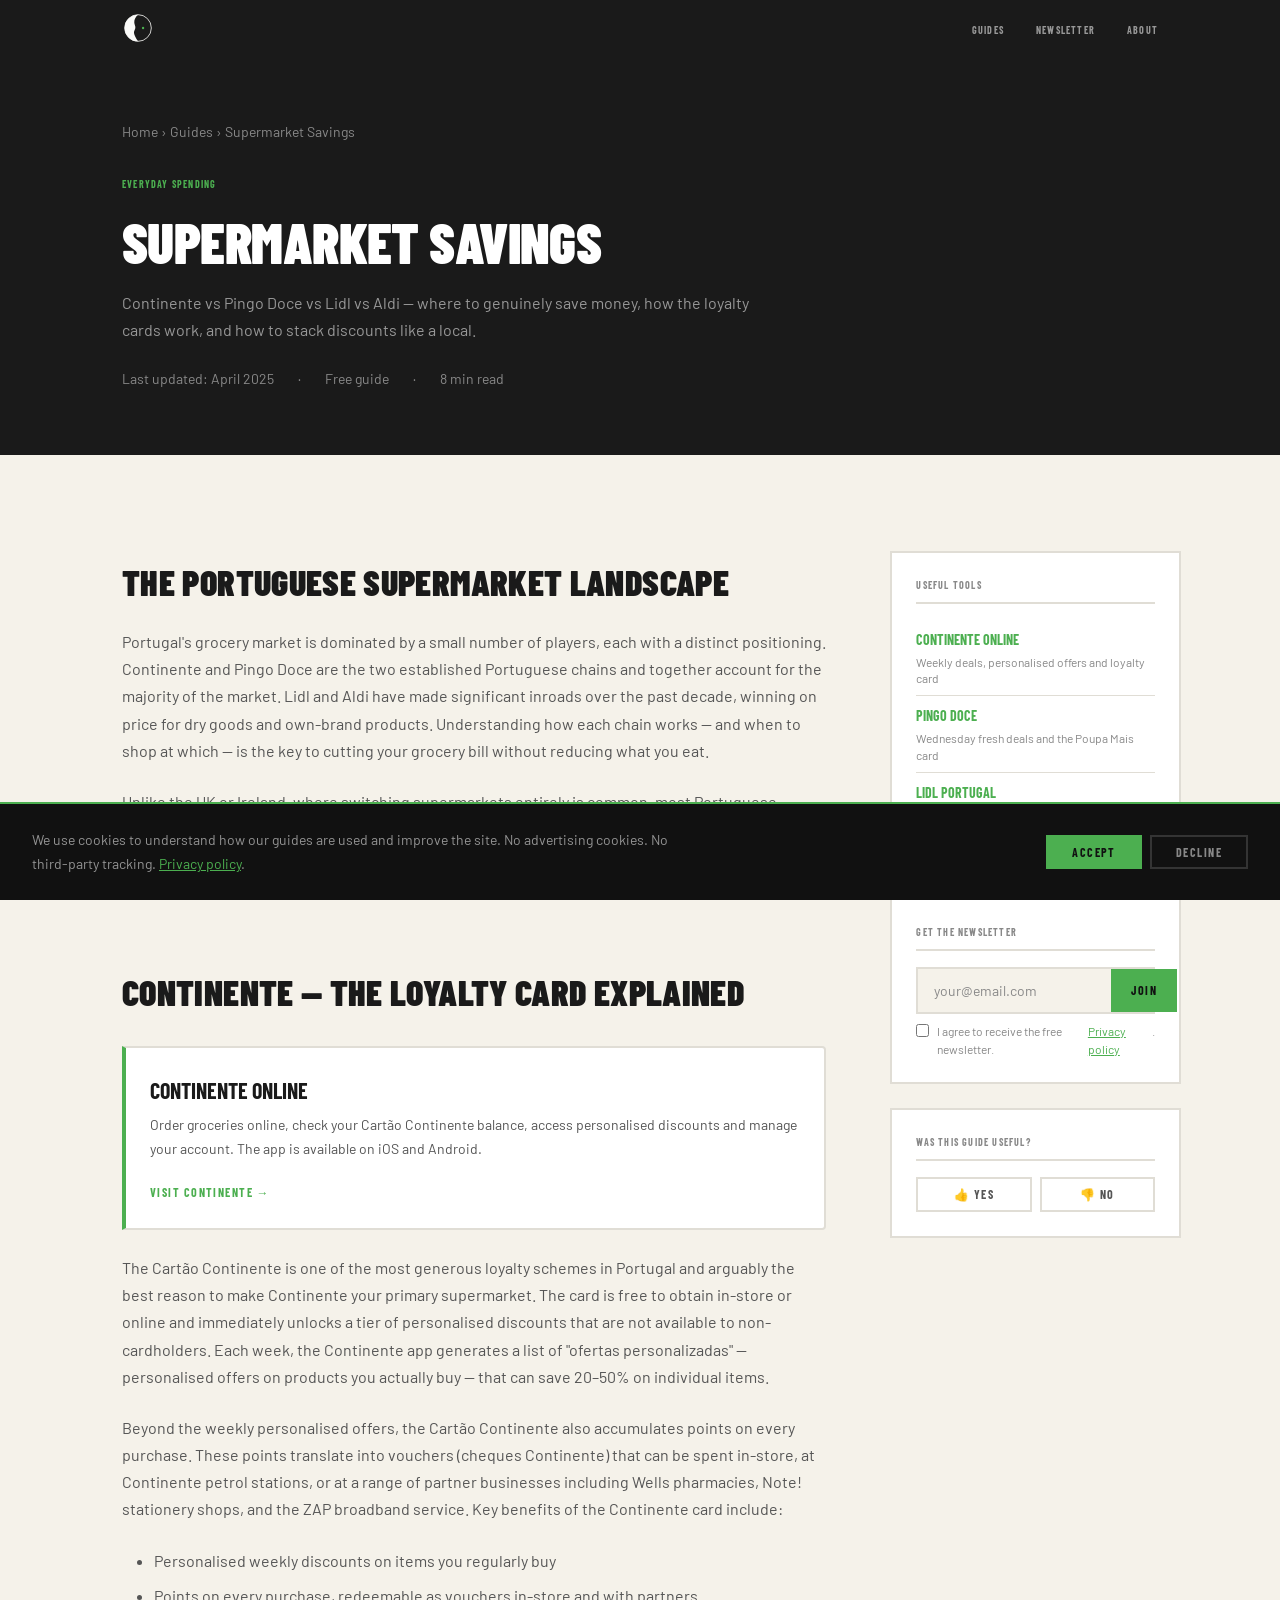
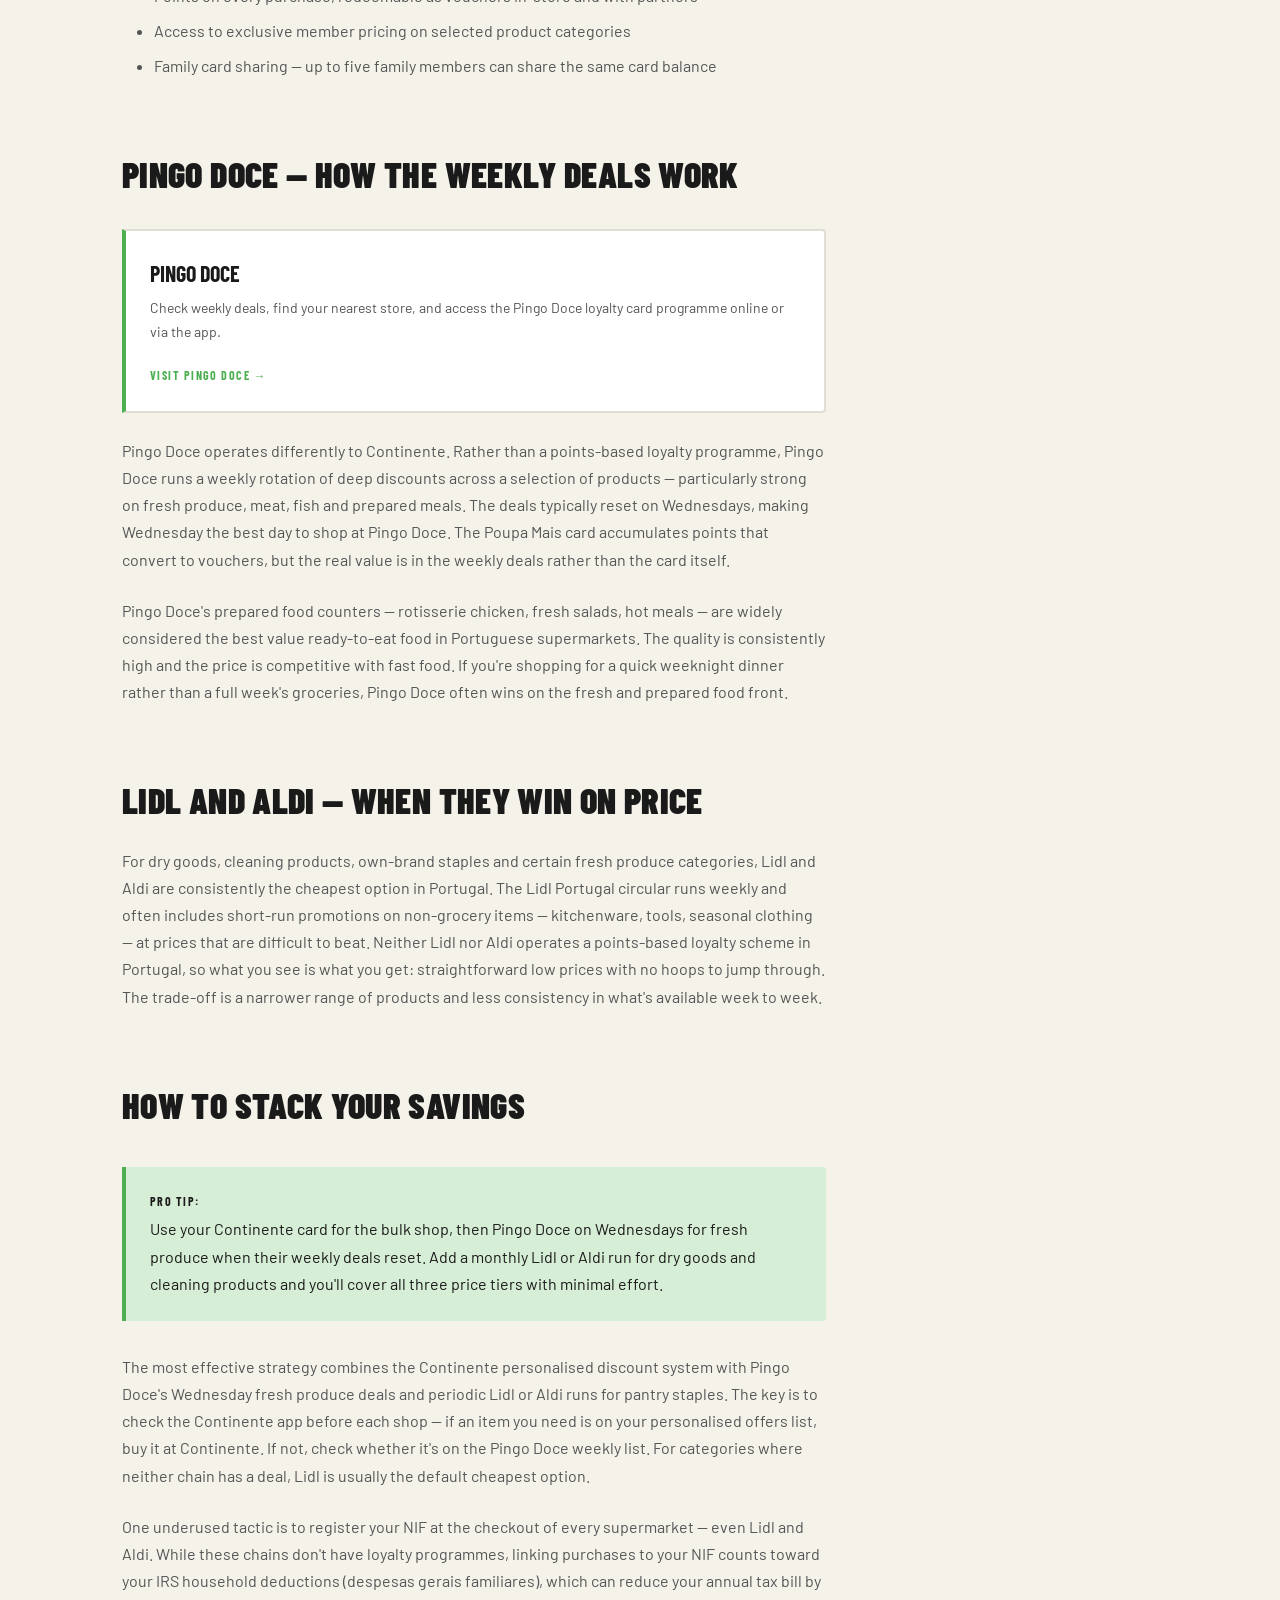
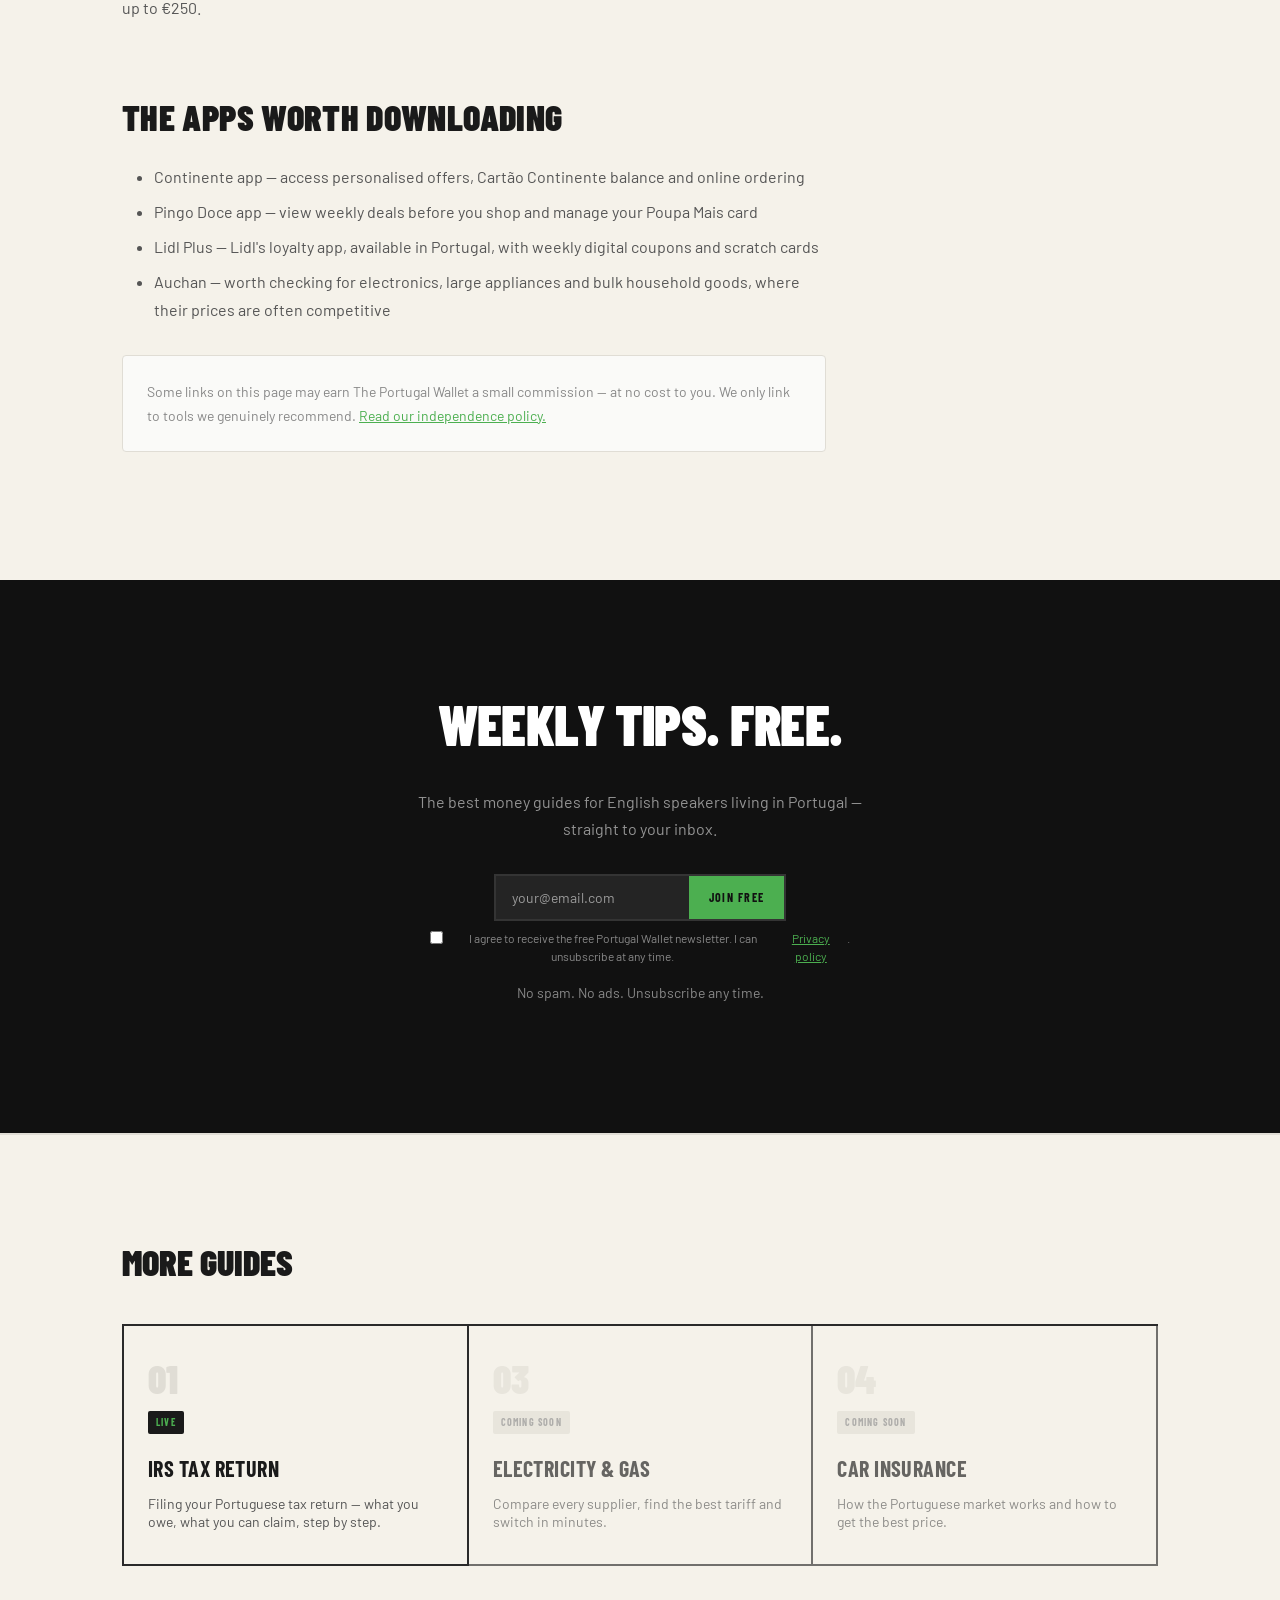
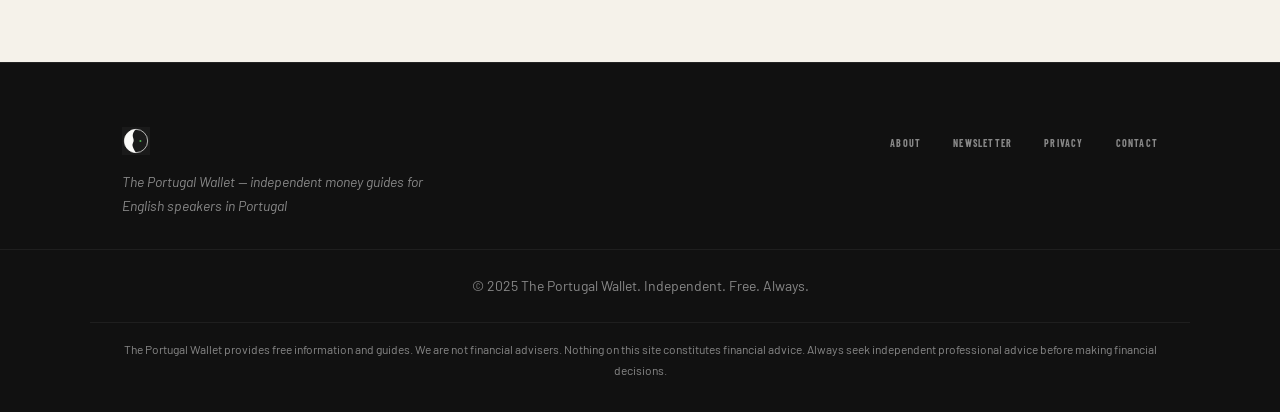
<file: guides/supermarket-savings.html>
<!DOCTYPE html>
<html lang="en">
<head>
  <meta charset="UTF-8">
  <meta name="viewport" content="width=device-width, initial-scale=1.0">
  <meta name="description" content="Continente vs Pingo Doce vs Lidl vs Aldi — where to genuinely save money, how the loyalty cards work, and how to stack discounts like a local.">
  <title>Supermarket Savings Guide — The Portugal Wallet</title>
  <link rel="icon" href="../favicon.svg">
  <link rel="apple-touch-icon" href="../apple-touch-icon.svg">
  <link rel="preconnect" href="https://fonts.googleapis.com">
  <link rel="preconnect" href="https://fonts.gstatic.com" crossorigin>
  <link href="https://fonts.googleapis.com/css2?family=Barlow+Condensed:wght@700;900&family=Barlow:wght@300;400;500&display=swap" rel="stylesheet">
  <link rel="stylesheet" href="../styles.css">
</head>
<body>

  <nav class="nav" aria-label="Main navigation">
    <div class="nav__inner">
      <a class="nav__logo" href="../index.html" aria-label="The Portugal Wallet — home">
        <img src="../assets/images/portugal-wallet-dark.svg" alt="The Portugal Wallet">
      </a>
      <ul class="nav__links" role="list">
        <li><a href="../index.html#guides">Guides</a></li>
        <li><a href="../newsletter.html">Newsletter</a></li>
        <li><a href="../about.html">About</a></li>
      </ul>
      <button class="nav__hamburger" aria-label="Open menu" aria-expanded="false" aria-controls="mobile-menu">
        <span></span><span></span><span></span>
      </button>
    </div>
  </nav>

  <div id="mobile-menu" class="nav__mobile-overlay" role="dialog" aria-label="Navigation menu" aria-modal="true">
    <button class="nav__mobile-close" aria-label="Close menu">✕</button>
    <a href="../index.html#guides">Guides</a>
    <a href="../newsletter.html">Newsletter</a>
    <a href="../about.html">About</a>
  </div>

  <main>

    <header class="guide-hero">
      <div class="guide-hero__inner">
        <nav class="breadcrumb" aria-label="Breadcrumb">
          <a href="../index.html">Home</a> › <a href="../index.html#guides">Guides</a> › Supermarket Savings
        </nav>
        <span class="section-label" style="color: var(--color-accent);">Everyday Spending</span>
        <h1>Supermarket Savings</h1>
        <p class="guide-hero__standfirst">Continente vs Pingo Doce vs Lidl vs Aldi — where to genuinely save money, how the loyalty cards work, and how to stack discounts like a local.</p>
        <div class="guide-hero__meta">
          <span>Last updated: April 2025</span>
          <span>Free guide</span>
          <span>8 min read</span>
        </div>
      </div>
    </header>

    <section class="guide-body">
      <div class="guide-body__inner">

        <article class="article">

          <h2>The Portuguese supermarket landscape</h2>
          <p>Portugal's grocery market is dominated by a small number of players, each with a distinct positioning. Continente and Pingo Doce are the two established Portuguese chains and together account for the majority of the market. Lidl and Aldi have made significant inroads over the past decade, winning on price for dry goods and own-brand products. Understanding how each chain works — and when to shop at which — is the key to cutting your grocery bill without reducing what you eat.</p>
          <p>Unlike the UK or Ireland, where switching supermarkets entirely is common, most Portuguese households use two or three chains in combination: a big weekly shop at one, fresh produce at another on specific days, and periodic Lidl or Aldi runs for pantry staples. If you adopt the same habit, you can realistically save €50–100 per month on a typical family shop without changing what you buy.</p>

          <h2>Continente — the loyalty card explained</h2>
          <div class="tool-card">
            <div class="tool-card__name">Continente Online</div>
            <div class="tool-card__desc">Order groceries online, check your Cartão Continente balance, access personalised discounts and manage your account. The app is available on iOS and Android.</div>
            <a href="https://www.continente.pt" class="tool-card__link" target="_blank" rel="noopener noreferrer">Visit Continente →</a>
          </div>
          <p>The Cartão Continente is one of the most generous loyalty schemes in Portugal and arguably the best reason to make Continente your primary supermarket. The card is free to obtain in-store or online and immediately unlocks a tier of personalised discounts that are not available to non-cardholders. Each week, the Continente app generates a list of "ofertas personalizadas" — personalised offers on products you actually buy — that can save 20–50% on individual items.</p>
          <p>Beyond the weekly personalised offers, the Cartão Continente also accumulates points on every purchase. These points translate into vouchers (cheques Continente) that can be spent in-store, at Continente petrol stations, or at a range of partner businesses including Wells pharmacies, Note! stationery shops, and the ZAP broadband service. Key benefits of the Continente card include:</p>
          <ul>
            <li>Personalised weekly discounts on items you regularly buy</li>
            <li>Points on every purchase, redeemable as vouchers in-store and with partners</li>
            <li>Access to exclusive member pricing on selected product categories</li>
            <li>Family card sharing — up to five family members can share the same card balance</li>
          </ul>

          <h2>Pingo Doce — how the weekly deals work</h2>
          <div class="tool-card">
            <div class="tool-card__name">Pingo Doce</div>
            <div class="tool-card__desc">Check weekly deals, find your nearest store, and access the Pingo Doce loyalty card programme online or via the app.</div>
            <a href="https://www.pingodoce.pt" class="tool-card__link" target="_blank" rel="noopener noreferrer">Visit Pingo Doce →</a>
          </div>
          <p>Pingo Doce operates differently to Continente. Rather than a points-based loyalty programme, Pingo Doce runs a weekly rotation of deep discounts across a selection of products — particularly strong on fresh produce, meat, fish and prepared meals. The deals typically reset on Wednesdays, making Wednesday the best day to shop at Pingo Doce. The Poupa Mais card accumulates points that convert to vouchers, but the real value is in the weekly deals rather than the card itself.</p>
          <p>Pingo Doce's prepared food counters — rotisserie chicken, fresh salads, hot meals — are widely considered the best value ready-to-eat food in Portuguese supermarkets. The quality is consistently high and the price is competitive with fast food. If you're shopping for a quick weeknight dinner rather than a full week's groceries, Pingo Doce often wins on the fresh and prepared food front.</p>

          <h2>Lidl and Aldi — when they win on price</h2>
          <p>For dry goods, cleaning products, own-brand staples and certain fresh produce categories, Lidl and Aldi are consistently the cheapest option in Portugal. The Lidl Portugal circular runs weekly and often includes short-run promotions on non-grocery items — kitchenware, tools, seasonal clothing — at prices that are difficult to beat. Neither Lidl nor Aldi operates a points-based loyalty scheme in Portugal, so what you see is what you get: straightforward low prices with no hoops to jump through. The trade-off is a narrower range of products and less consistency in what's available week to week.</p>

          <h2>How to stack your savings</h2>
          <div class="callout">
            <strong>Pro tip:</strong> Use your Continente card for the bulk shop, then Pingo Doce on Wednesdays for fresh produce when their weekly deals reset. Add a monthly Lidl or Aldi run for dry goods and cleaning products and you'll cover all three price tiers with minimal effort.
          </div>
          <p>The most effective strategy combines the Continente personalised discount system with Pingo Doce's Wednesday fresh produce deals and periodic Lidl or Aldi runs for pantry staples. The key is to check the Continente app before each shop — if an item you need is on your personalised offers list, buy it at Continente. If not, check whether it's on the Pingo Doce weekly list. For categories where neither chain has a deal, Lidl is usually the default cheapest option.</p>
          <p>One underused tactic is to register your NIF at the checkout of every supermarket — even Lidl and Aldi. While these chains don't have loyalty programmes, linking purchases to your NIF counts toward your IRS household deductions (despesas gerais familiares), which can reduce your annual tax bill by up to €250.</p>

          <h2>The apps worth downloading</h2>
          <ul>
            <li>Continente app — access personalised offers, Cartão Continente balance and online ordering</li>
            <li>Pingo Doce app — view weekly deals before you shop and manage your Poupa Mais card</li>
            <li>Lidl Plus — Lidl's loyalty app, available in Portugal, with weekly digital coupons and scratch cards</li>
            <li>Auchan — worth checking for electronics, large appliances and bulk household goods, where their prices are often competitive</li>
          </ul>

          <div class="disclosure">
            Some links on this page may earn The Portugal Wallet a small commission — at no cost to you. We only link to tools we genuinely recommend. <a href="/about.html#independence">Read our independence policy.</a>
          </div>

        </article>

        <aside class="sidebar">

          <div class="sidebar-box">
            <div class="sidebar-box__title">Useful Tools</div>
            <div class="sidebar-tool">
              <a href="https://www.continente.pt" target="_blank" rel="noopener noreferrer">Continente Online</a>
              <p>Weekly deals, personalised offers and loyalty card</p>
            </div>
            <div class="sidebar-tool">
              <a href="https://www.pingodoce.pt" target="_blank" rel="noopener noreferrer">Pingo Doce</a>
              <p>Wednesday fresh deals and the Poupa Mais card</p>
            </div>
            <div class="sidebar-tool">
              <a href="https://www.lidl.pt" target="_blank" rel="noopener noreferrer">Lidl Portugal</a>
              <p>Weekly circular and the Lidl Plus app with digital coupons</p>
            </div>
          </div>

          <div class="sidebar-box">
            <div class="sidebar-box__title">Get the Newsletter</div>
            <!-- KIT EMBED: replace this form with your Kit inline form embed code -->
            <div class="newsletter-form">
              <div class="newsletter-form__row">
                <input type="email" placeholder="your@email.com" aria-label="Email address">
                <button type="submit">Join</button>
              </div>
              <div class="form-consent">
                <label>
                  <input type="checkbox" id="consent-sidebar" required>
                  I agree to receive the free newsletter. <a href="/privacy.html">Privacy policy</a>.
                </label>
              </div>
            </div>
          </div>

          <div class="sidebar-box">
            <div class="sidebar-box__title">Was this guide useful?</div>
            <div class="useful-vote">
              <button class="vote-btn" aria-label="Yes, this was useful">👍 Yes</button>
              <button class="vote-btn" aria-label="No, this was not useful">👎 No</button>
            </div>
          </div>

        </aside>

      </div>
    </section>

    <section class="newsletter-banner" aria-label="Newsletter signup">
      <div class="newsletter-banner__inner">
        <h2>Weekly Tips. Free.</h2>
        <p>The best money guides for English speakers living in Portugal — straight to your inbox.</p>
        <!-- KIT EMBED: replace this form with your Kit inline form embed code -->
        <div class="newsletter-form">
          <div class="newsletter-form__row">
            <input type="email" placeholder="your@email.com" aria-label="Email address">
            <button type="submit">Join Free</button>
          </div>
          <div class="form-consent">
            <label>
              <input type="checkbox" id="consent-bottom" required>
              I agree to receive the free Portugal Wallet newsletter. I can unsubscribe at any time. <a href="/privacy.html">Privacy policy</a>.
            </label>
          </div>
        </div>
        <p class="trust-line">No spam. No ads. Unsubscribe any time.</p>
      </div>
    </section>

    <section class="related-guides" aria-label="Related guides">
      <div class="related-guides__inner">
        <h2>More Guides</h2>
        <div class="guides-grid">
          <a class="guide-card" href="irs-tax-return.html">
            <div class="guide-card__num">01</div>
            <div class="guide-card__badge"><span class="badge badge--live">Live</span></div>
            <div class="guide-card__title">IRS Tax Return</div>
            <div class="guide-card__desc">Filing your Portuguese tax return — what you owe, what you can claim, step by step.</div>
          </a>
          <div class="guide-card guide-card--soon">
            <div class="guide-card__num">03</div>
            <div class="guide-card__badge"><span class="badge badge--soon">Coming Soon</span></div>
            <div class="guide-card__title">Electricity &amp; Gas</div>
            <div class="guide-card__desc">Compare every supplier, find the best tariff and switch in minutes.</div>
          </div>
          <div class="guide-card guide-card--soon">
            <div class="guide-card__num">04</div>
            <div class="guide-card__badge"><span class="badge badge--soon">Coming Soon</span></div>
            <div class="guide-card__title">Car Insurance</div>
            <div class="guide-card__desc">How the Portuguese market works and how to get the best price.</div>
          </div>
        </div>
      </div>
    </section>

  </main>

  <footer class="footer">
    <div class="footer__inner">
      <div class="footer__brand">
        <img src="../assets/images/portugal-wallet-dark.svg" alt="The Portugal Wallet">
        <p><em>The Portugal Wallet — independent money guides for English speakers in Portugal</em></p>
      </div>
      <ul class="footer__links" role="list">
        <li><a href="../about.html">About</a></li>
        <li><a href="../newsletter.html">Newsletter</a></li>
        <li><a href="../privacy.html">Privacy</a></li>
        <li><a href="mailto:hello@theportugalwallet.com">Contact</a></li>
      </ul>
    </div>
    <div class="footer__copy">© 2025 The Portugal Wallet. Independent. Free. Always.</div>
    <div class="footer__legal">The Portugal Wallet provides free information and guides. We are not financial advisers. Nothing on this site constitutes financial advice. Always seek independent professional advice before making financial decisions.</div>
  </footer>

  <div id="cookie-banner" role="dialog" aria-label="Cookie consent" aria-live="polite" style="display:none;">
    <p>We use cookies to understand how our guides are used and improve the site. No advertising cookies. No third-party tracking. <a href="/privacy.html">Privacy policy</a>.</p>
    <div class="cookie-banner__actions">
      <button id="cookie-accept">Accept</button>
      <button id="cookie-decline">Decline</button>
    </div>
  </div>

  <script>
    (function() {
      var consent = localStorage.getItem('tpw_cookie_consent');
      if (!consent) { document.getElementById('cookie-banner').style.display = 'flex'; }
      document.getElementById('cookie-accept').addEventListener('click', function() {
        localStorage.setItem('tpw_cookie_consent', 'accepted');
        document.getElementById('cookie-banner').style.display = 'none';
      });
      document.getElementById('cookie-decline').addEventListener('click', function() {
        localStorage.setItem('tpw_cookie_consent', 'declined');
        document.getElementById('cookie-banner').style.display = 'none';
      });
    })();
    (function() {
      var hamburger = document.querySelector('.nav__hamburger');
      var overlay = document.getElementById('mobile-menu');
      var close = document.querySelector('.nav__mobile-close');
      function openMenu() { overlay.classList.add('open'); hamburger.setAttribute('aria-expanded', 'true'); close.focus(); }
      function closeMenu() { overlay.classList.remove('open'); hamburger.setAttribute('aria-expanded', 'false'); hamburger.focus(); }
      hamburger.addEventListener('click', openMenu);
      close.addEventListener('click', closeMenu);
      overlay.addEventListener('keydown', function(e) { if (e.key === 'Escape') closeMenu(); });
    })();
  </script>

</body>
</html>
</file>
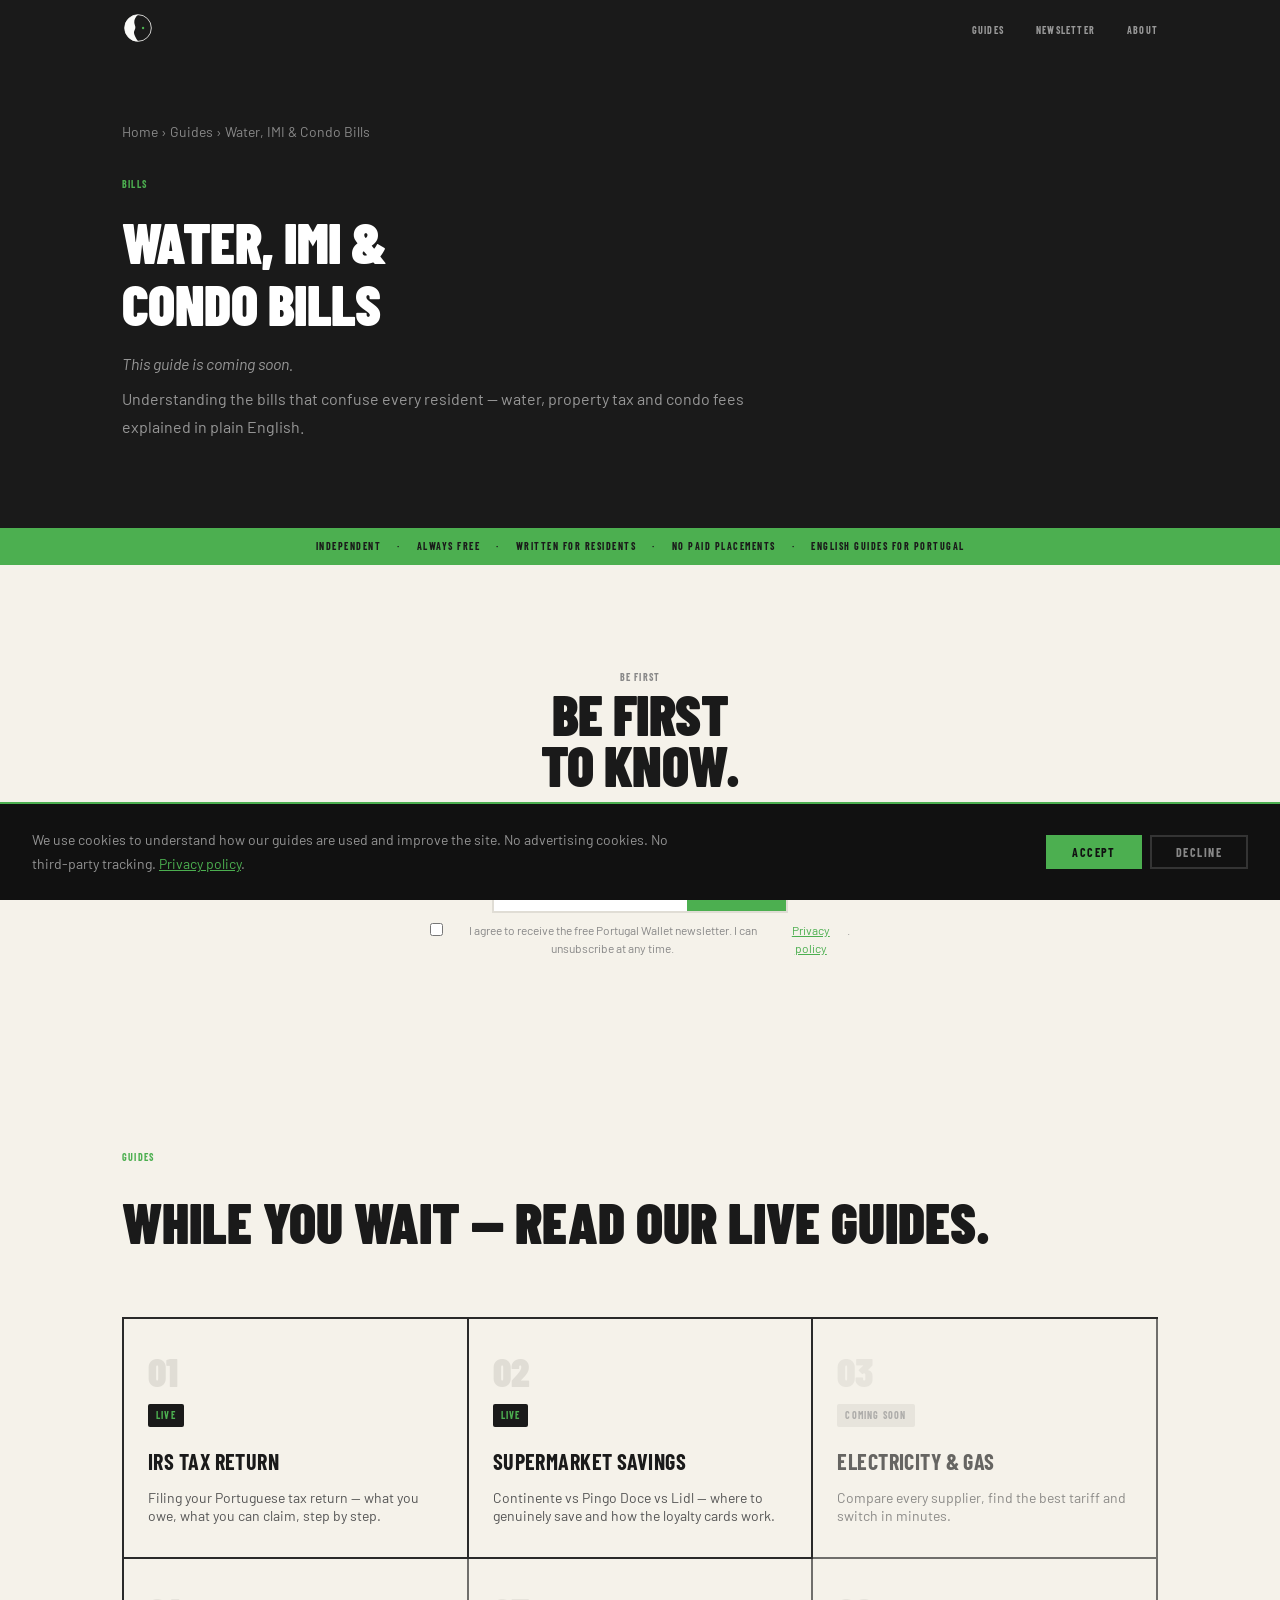
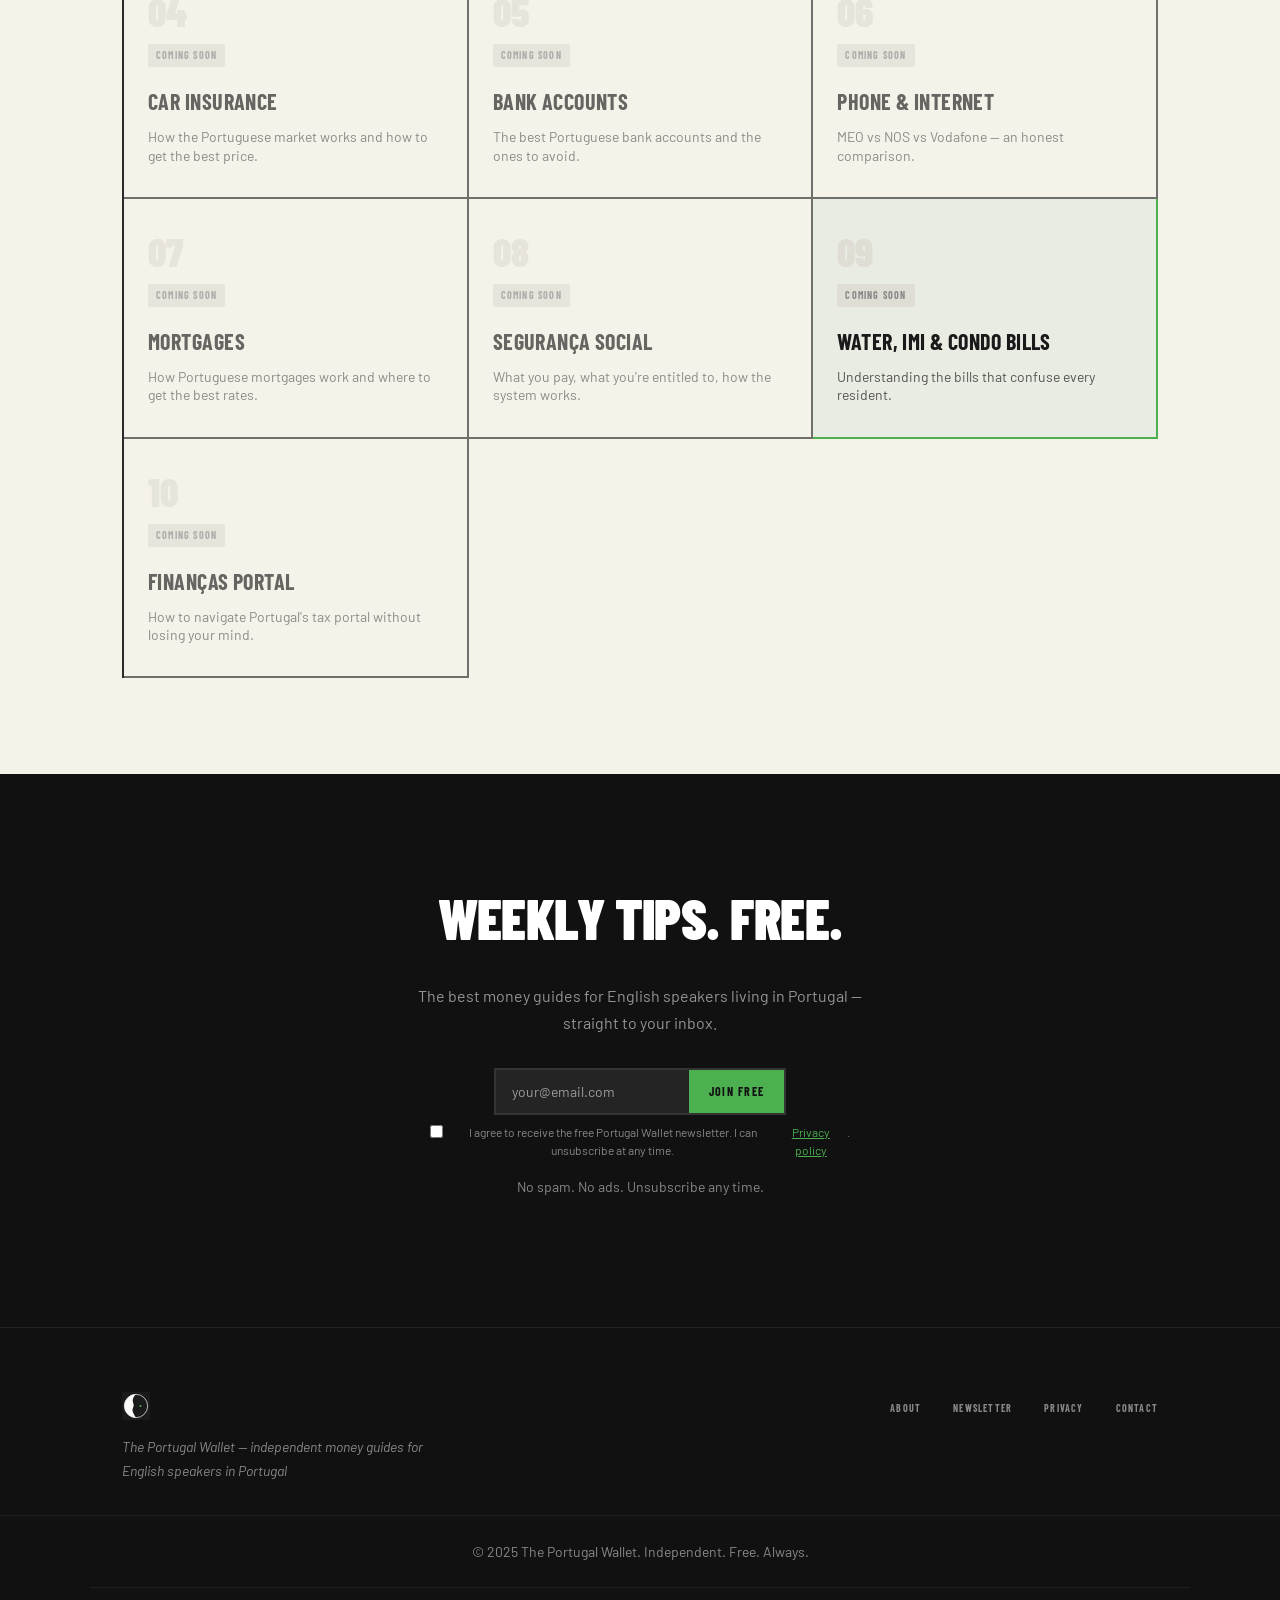
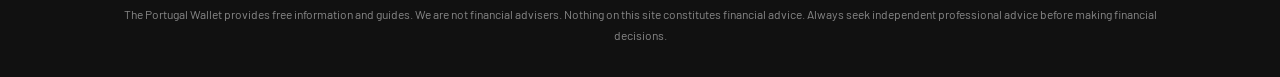
<file: guides/water-imi-condo.html>
<!DOCTYPE html>
<html lang="en">
<head>
  <meta charset="UTF-8">
  <meta name="viewport" content="width=device-width, initial-scale=1.0">
  <meta name="description" content="Water bills, IMI property tax and condo fees explained in English — understanding the bills that confuse every resident. Coming soon from The Portugal Wallet.">
  <title>Water, IMI &amp; Condo Bills — Coming Soon — The Portugal Wallet</title>
  <link rel="icon" href="../favicon.svg">
  <link rel="apple-touch-icon" href="../apple-touch-icon.svg">
  <link rel="preconnect" href="https://fonts.googleapis.com">
  <link rel="preconnect" href="https://fonts.gstatic.com" crossorigin>
  <link href="https://fonts.googleapis.com/css2?family=Barlow+Condensed:wght@700;900&family=Barlow:wght@300;400;500&display=swap" rel="stylesheet">
  <link rel="stylesheet" href="../styles.css">
</head>
<body>

  <nav class="nav" aria-label="Main navigation">
    <div class="nav__inner">
      <a class="nav__logo" href="../index.html" aria-label="The Portugal Wallet — home">
        <img src="../assets/images/portugal-wallet-dark.svg" alt="The Portugal Wallet">
      </a>
      <ul class="nav__links" role="list">
        <li><a href="../index.html#guides">Guides</a></li>
        <li><a href="../newsletter.html">Newsletter</a></li>
        <li><a href="../about.html">About</a></li>
      </ul>
      <button class="nav__hamburger" aria-label="Open menu" aria-expanded="false" aria-controls="mobile-menu">
        <span></span><span></span><span></span>
      </button>
    </div>
  </nav>

  <div id="mobile-menu" class="nav__mobile-overlay" role="dialog" aria-label="Navigation menu" aria-modal="true">
    <button class="nav__mobile-close" aria-label="Close menu">✕</button>
    <a href="../index.html#guides">Guides</a>
    <a href="../newsletter.html">Newsletter</a>
    <a href="../about.html">About</a>
  </div>

  <main>

    <header class="guide-hero">
      <div class="guide-hero__inner">
        <nav class="breadcrumb" aria-label="Breadcrumb">
          <a href="../index.html">Home</a> › <a href="../index.html#guides">Guides</a> › Water, IMI &amp; Condo Bills
        </nav>
        <span class="section-label" style="color: var(--color-accent);">Bills</span>
        <h1>Water, IMI &amp;<br>Condo Bills</h1>
        <p class="coming-soon-label">This guide is coming soon.</p>
        <p class="guide-hero__standfirst">Understanding the bills that confuse every resident — water, property tax and condo fees explained in plain English.</p>
      </div>
    </header>

    <div class="strip" aria-hidden="true">
      <span>Independent</span>
      <span>·</span>
      <span>Always Free</span>
      <span>·</span>
      <span>Written for Residents</span>
      <span>·</span>
      <span>No Paid Placements</span>
      <span>·</span>
      <span>English Guides for Portugal</span>
    </div>

    <section class="coming-soon-capture" aria-label="Get notified">
      <div class="coming-soon-capture__inner">
        <span class="section-label">Be first</span>
        <h2 class="display">BE FIRST<br>TO KNOW.</h2>
        <p>We'll email you the moment this guide goes live.</p>
        <!-- KIT EMBED: replace this form with your Kit inline form embed code -->
        <div class="newsletter-form">
          <div class="newsletter-form__row">
            <input type="email" placeholder="your@email.com" aria-label="Email address">
            <button type="submit">Notify Me</button>
          </div>
          <div class="form-consent">
            <label>
              <input type="checkbox" id="consent-notify" required>
              I agree to receive the free Portugal Wallet newsletter. I can unsubscribe at any time. <a href="../privacy.html">Privacy policy</a>.
            </label>
          </div>
        </div>
      </div>
    </section>

    <section class="guides-section" aria-label="All guides">
      <div class="guides-section__inner">
        <div class="guides-section__header">
          <span class="section-label">Guides</span>
          <h2>While you wait — read our live guides.</h2>
        </div>
        <div class="guides-grid">

          <a class="guide-card" href="irs-tax-return.html">
            <div class="guide-card__num">01</div>
            <div class="guide-card__badge"><span class="badge badge--live">Live</span></div>
            <div class="guide-card__title">IRS Tax Return</div>
            <div class="guide-card__desc">Filing your Portuguese tax return — what you owe, what you can claim, step by step.</div>
          </a>

          <a class="guide-card" href="supermarket-savings.html">
            <div class="guide-card__num">02</div>
            <div class="guide-card__badge"><span class="badge badge--live">Live</span></div>
            <div class="guide-card__title">Supermarket Savings</div>
            <div class="guide-card__desc">Continente vs Pingo Doce vs Lidl — where to genuinely save and how the loyalty cards work.</div>
          </a>

          <div class="guide-card guide-card--soon">
            <div class="guide-card__num">03</div>
            <div class="guide-card__badge"><span class="badge badge--soon">Coming Soon</span></div>
            <div class="guide-card__title">Electricity &amp; Gas</div>
            <div class="guide-card__desc">Compare every supplier, find the best tariff and switch in minutes.</div>
          </div>

          <div class="guide-card guide-card--soon">
            <div class="guide-card__num">04</div>
            <div class="guide-card__badge"><span class="badge badge--soon">Coming Soon</span></div>
            <div class="guide-card__title">Car Insurance</div>
            <div class="guide-card__desc">How the Portuguese market works and how to get the best price.</div>
          </div>

          <div class="guide-card guide-card--soon">
            <div class="guide-card__num">05</div>
            <div class="guide-card__badge"><span class="badge badge--soon">Coming Soon</span></div>
            <div class="guide-card__title">Bank Accounts</div>
            <div class="guide-card__desc">The best Portuguese bank accounts and the ones to avoid.</div>
          </div>

          <div class="guide-card guide-card--soon">
            <div class="guide-card__num">06</div>
            <div class="guide-card__badge"><span class="badge badge--soon">Coming Soon</span></div>
            <div class="guide-card__title">Phone &amp; Internet</div>
            <div class="guide-card__desc">MEO vs NOS vs Vodafone — an honest comparison.</div>
          </div>

          <div class="guide-card guide-card--soon">
            <div class="guide-card__num">07</div>
            <div class="guide-card__badge"><span class="badge badge--soon">Coming Soon</span></div>
            <div class="guide-card__title">Mortgages</div>
            <div class="guide-card__desc">How Portuguese mortgages work and where to get the best rates.</div>
          </div>

          <div class="guide-card guide-card--soon">
            <div class="guide-card__num">08</div>
            <div class="guide-card__badge"><span class="badge badge--soon">Coming Soon</span></div>
            <div class="guide-card__title">Segurança Social</div>
            <div class="guide-card__desc">What you pay, what you're entitled to, how the system works.</div>
          </div>

          <div class="guide-card guide-card--current">
            <div class="guide-card__num">09</div>
            <div class="guide-card__badge"><span class="badge badge--soon">Coming Soon</span></div>
            <div class="guide-card__title">Water, IMI &amp; Condo Bills</div>
            <div class="guide-card__desc">Understanding the bills that confuse every resident.</div>
          </div>

          <div class="guide-card guide-card--soon">
            <div class="guide-card__num">10</div>
            <div class="guide-card__badge"><span class="badge badge--soon">Coming Soon</span></div>
            <div class="guide-card__title">Finanças Portal</div>
            <div class="guide-card__desc">How to navigate Portugal's tax portal without losing your mind.</div>
          </div>

        </div>
      </div>
    </section>

    <section class="newsletter-banner" aria-label="Newsletter signup">
      <div class="newsletter-banner__inner">
        <h2>Weekly Tips. Free.</h2>
        <p>The best money guides for English speakers living in Portugal — straight to your inbox.</p>
        <!-- KIT EMBED: replace this form with your Kit inline form embed code -->
        <div class="newsletter-form">
          <div class="newsletter-form__row">
            <input type="email" placeholder="your@email.com" aria-label="Email address">
            <button type="submit">Join Free</button>
          </div>
          <div class="form-consent">
            <label>
              <input type="checkbox" id="consent-banner" required>
              I agree to receive the free Portugal Wallet newsletter. I can unsubscribe at any time. <a href="../privacy.html">Privacy policy</a>.
            </label>
          </div>
        </div>
        <p class="trust-line">No spam. No ads. Unsubscribe any time.</p>
      </div>
    </section>

  </main>

  <footer class="footer">
    <div class="footer__inner">
      <div class="footer__brand">
        <img src="../assets/images/portugal-wallet-dark.svg" alt="The Portugal Wallet">
        <p><em>The Portugal Wallet — independent money guides for English speakers in Portugal</em></p>
      </div>
      <ul class="footer__links" role="list">
        <li><a href="../about.html">About</a></li>
        <li><a href="../newsletter.html">Newsletter</a></li>
        <li><a href="../privacy.html">Privacy</a></li>
        <li><a href="mailto:hello@theportugalwallet.com">Contact</a></li>
      </ul>
    </div>
    <div class="footer__copy">© 2025 The Portugal Wallet. Independent. Free. Always.</div>
    <div class="footer__legal">The Portugal Wallet provides free information and guides. We are not financial advisers. Nothing on this site constitutes financial advice. Always seek independent professional advice before making financial decisions.</div>
  </footer>

  <div id="cookie-banner" role="dialog" aria-label="Cookie consent" aria-live="polite" style="display:none;">
    <p>We use cookies to understand how our guides are used and improve the site. No advertising cookies. No third-party tracking. <a href="../privacy.html">Privacy policy</a>.</p>
    <div class="cookie-banner__actions">
      <button id="cookie-accept">Accept</button>
      <button id="cookie-decline">Decline</button>
    </div>
  </div>

  <script>
    (function() {
      var consent = localStorage.getItem('tpw_cookie_consent');
      if (!consent) { document.getElementById('cookie-banner').style.display = 'flex'; }
      document.getElementById('cookie-accept').addEventListener('click', function() {
        localStorage.setItem('tpw_cookie_consent', 'accepted');
        document.getElementById('cookie-banner').style.display = 'none';
      });
      document.getElementById('cookie-decline').addEventListener('click', function() {
        localStorage.setItem('tpw_cookie_consent', 'declined');
        document.getElementById('cookie-banner').style.display = 'none';
      });
    })();
    (function() {
      var hamburger = document.querySelector('.nav__hamburger');
      var overlay = document.getElementById('mobile-menu');
      var close = document.querySelector('.nav__mobile-close');
      function openMenu() { overlay.classList.add('open'); hamburger.setAttribute('aria-expanded', 'true'); close.focus(); }
      function closeMenu() { overlay.classList.remove('open'); hamburger.setAttribute('aria-expanded', 'false'); hamburger.focus(); }
      hamburger.addEventListener('click', openMenu);
      close.addEventListener('click', closeMenu);
      overlay.addEventListener('keydown', function(e) { if (e.key === 'Escape') closeMenu(); });
    })();
  </script>

</body>
</html>
</file>
<file: styles.css>
@import url('styles_the_portugal_wallet.css');

/* ── Nav ─────────────────────────────────────────────────── */
.nav {
  position: sticky;
  top: 0;
  z-index: var(--z-nav);
  background: var(--color-bg-hero);
  height: var(--nav-height);
  display: flex;
  align-items: center;
}

.nav__inner {
  max-width: var(--container-max);
  margin: 0 auto;
  padding: 0 var(--container-pad);
  width: 100%;
  display: flex;
  align-items: center;
  justify-content: space-between;
}

.nav__logo img {
  height: 32px;
  display: block;
}

.nav__links {
  display: flex;
  align-items: center;
  gap: var(--space-xl);
  list-style: none;
}

.nav__links a {
  font-family: var(--font-display);
  font-size: var(--font-size-xxs);
  font-weight: var(--font-weight-bold);
  letter-spacing: var(--letter-spacing-label);
  text-transform: uppercase;
  color: var(--color-text-inverse-muted);
  text-decoration: none;
  transition: color var(--transition-fast);
}

.nav__links a:hover,
.nav__links a.active {
  color: var(--color-accent);
}

.nav__hamburger {
  display: none;
  flex-direction: column;
  gap: 5px;
  background: none;
  border: none;
  cursor: pointer;
  padding: var(--space-sm);
}

.nav__hamburger span {
  display: block;
  width: 22px;
  height: 2px;
  background: var(--color-text-inverse);
  transition: all var(--transition-base);
}

.nav__mobile-overlay {
  display: none;
  position: fixed;
  inset: 0;
  background: var(--color-bg-hero);
  z-index: var(--z-overlay);
  flex-direction: column;
  align-items: center;
  justify-content: center;
  gap: var(--space-2xl);
}

.nav__mobile-overlay.open {
  display: flex;
}

.nav__mobile-overlay a {
  font-family: var(--font-display);
  font-size: var(--font-size-h2);
  font-weight: var(--font-weight-black);
  letter-spacing: var(--letter-spacing-label);
  text-transform: uppercase;
  color: var(--color-text-inverse);
  text-decoration: none;
}

.nav__mobile-overlay a:hover {
  color: var(--color-accent);
}

.nav__mobile-close {
  position: absolute;
  top: var(--space-lg);
  right: var(--container-pad);
  background: none;
  border: none;
  color: var(--color-text-inverse);
  font-size: 28px;
  cursor: pointer;
  line-height: 1;
}

/* ── Strip ───────────────────────────────────────────────── */
.strip {
  justify-content: center;
  flex-wrap: wrap;
  gap: var(--space-md);
  padding: 10px var(--container-pad);
}

/* ── Hero ────────────────────────────────────────────────── */
.hero {
  background: var(--color-bg-hero);
  padding: var(--space-4xl) 0;
}

.hero__inner {
  max-width: var(--container-max);
  margin: 0 auto;
  padding: 0 var(--container-pad);
  display: grid;
  grid-template-columns: 60% 40%;
  gap: var(--space-3xl);
  align-items: center;
}

.hero__eyebrow {
  color: var(--color-accent);
  margin-bottom: var(--space-md);
  display: block;
}

.hero h1.display {
  color: var(--color-text-inverse);
  margin-bottom: var(--space-lg);
}

.hero__sub {
  font-family: var(--font-body);
  font-size: var(--font-size-body);
  color: var(--color-text-inverse-muted);
  max-width: 400px;
  margin-bottom: var(--space-xl);
}

/* ── Newsletter form ─────────────────────────────────────── */
.newsletter-form {
  flex-direction: column;
  border: none;
  gap: 0;
  max-width: 420px;
}

.newsletter-form__row {
  display: flex;
  border: 2px solid rgba(255,255,255,0.15);
}

.newsletter-form__row input {
  flex: 1;
  padding: 13px 16px;
  background: rgba(255,255,255,0.08);
  border: none;
  font-family: var(--font-body);
  font-size: var(--font-size-small);
  color: var(--color-text-inverse);
  outline: none;
}

.newsletter-form__row input::placeholder {
  color: var(--color-text-inverse-muted);
}

.newsletter-form__row button {
  background: var(--color-accent);
  color: var(--color-bg-dark);
  padding: 13px 20px;
  border: none;
  font-family: var(--font-display);
  font-size: var(--font-size-xs);
  font-weight: var(--font-weight-bold);
  letter-spacing: var(--letter-spacing-label);
  text-transform: uppercase;
  cursor: pointer;
  transition: background var(--transition-fast);
  white-space: nowrap;
}

.newsletter-form__row button:hover {
  background: var(--color-accent-dark);
  color: var(--color-text-inverse);
}

.form-consent {
  margin-top: var(--space-sm);
}

.form-consent label {
  display: flex;
  align-items: flex-start;
  gap: var(--space-sm);
  font-size: var(--font-size-xs);
  color: var(--color-text-muted);
  cursor: pointer;
  line-height: 1.5;
}

.form-consent input[type="checkbox"] {
  margin-top: 2px;
  flex-shrink: 0;
  accent-color: var(--color-accent);
}

.form-consent a {
  color: var(--color-accent);
  text-decoration: underline;
}

/* ── Stats ───────────────────────────────────────────────── */
.stats-grid {
  display: flex;
  flex-direction: column;
  gap: var(--space-2xl);
}

.stat-item {
  padding-left: var(--space-lg);
  border-left: 3px solid var(--color-accent);
}

/* ── Guides section ──────────────────────────────────────── */
.guides-section {
  background: var(--color-bg-body);
  padding: var(--space-4xl) 0;
}

.guides-section__inner {
  max-width: var(--container-max);
  margin: 0 auto;
  padding: 0 var(--container-pad);
}

.guides-section__header {
  margin-bottom: var(--space-2xl);
}

.guides-section__header .section-label {
  color: var(--color-accent);
  display: block;
  margin-bottom: var(--space-sm);
}

.guides-section__header h2 {
  font-family: var(--font-display);
  font-size: var(--font-size-h1);
  font-weight: var(--font-weight-black);
  text-transform: uppercase;
  color: var(--color-text-primary);
  margin-bottom: var(--space-md);
}

.guides-section__header p {
  font-size: var(--font-size-body);
  color: var(--color-text-secondary);
  max-width: 560px;
}

.guides-grid {
  display: grid;
  grid-template-columns: repeat(3, 1fr);
  border-top: 2px solid var(--color-border);
  border-left: 2px solid var(--color-border);
}

.guide-card {
  border-right: 2px solid var(--color-border);
  border-bottom: 2px solid var(--color-border);
  border-top: none;
  border-left: none;
  text-decoration: none;
  display: block;
  position: relative;
}

.guide-card--soon {
  opacity: 0.65;
  pointer-events: none;
}

.guide-card--current {
  opacity: 1;
  pointer-events: none;
  border-right-color: var(--color-accent);
  border-bottom-color: var(--color-accent);
  background: rgba(0, 120, 80, 0.05);
}

.guide-card__badge {
  margin-bottom: var(--space-md);
}

/* ── Newsletter banner ───────────────────────────────────── */
.newsletter-banner {
  background: var(--color-bg-dark);
  padding: var(--space-4xl) 0;
  text-align: center;
}

.newsletter-banner__inner {
  max-width: var(--container-max);
  margin: 0 auto;
  padding: 0 var(--container-pad);
}

.newsletter-banner h2 {
  font-family: var(--font-display);
  font-size: var(--font-size-h1);
  font-weight: var(--font-weight-black);
  text-transform: uppercase;
  color: var(--color-text-inverse);
  margin-bottom: var(--space-md);
  letter-spacing: var(--letter-spacing-display);
}

.newsletter-banner p {
  color: var(--color-text-inverse-muted);
  font-size: var(--font-size-body);
  margin-bottom: var(--space-xl);
  max-width: 480px;
  margin-left: auto;
  margin-right: auto;
}

.newsletter-banner .newsletter-form {
  margin: 0 auto;
  align-items: center;
}

.newsletter-banner .newsletter-form__row {
  border-color: rgba(255,255,255,0.15);
}

.newsletter-banner .trust-line {
  margin-top: var(--space-md);
  font-size: var(--font-size-small);
  color: var(--color-text-muted);
}

/* ── Footer ──────────────────────────────────────────────── */
.footer {
  background: var(--color-bg-dark);
  border-top: 1px solid rgba(255,255,255,0.08);
  padding: var(--space-3xl) 0 0;
}

.footer__inner {
  max-width: var(--container-max);
  margin: 0 auto;
  padding: 0 var(--container-pad);
  display: flex;
  justify-content: space-between;
  align-items: flex-start;
  gap: var(--space-xl);
  flex-wrap: wrap;
}

.footer__brand img {
  height: 28px;
  margin-bottom: var(--space-sm);
}

.footer__brand p {
  font-style: italic;
  font-size: var(--font-size-small);
  color: var(--color-text-muted);
  max-width: 320px;
  line-height: var(--line-height-body);
}

.footer__links {
  display: flex;
  gap: var(--space-xl);
  list-style: none;
  align-items: center;
  flex-wrap: wrap;
}

.footer__links a {
  font-family: var(--font-display);
  font-size: var(--font-size-xxs);
  font-weight: var(--font-weight-bold);
  letter-spacing: var(--letter-spacing-label);
  text-transform: uppercase;
  color: var(--color-text-muted);
  text-decoration: none;
  transition: color var(--transition-fast);
}

.footer__links a:hover {
  color: var(--color-accent);
}

.footer__copy {
  text-align: center;
  padding: var(--space-lg) var(--container-pad);
  font-size: var(--font-size-small);
  color: var(--color-text-muted);
  border-top: 1px solid rgba(255,255,255,0.06);
  margin-top: var(--space-xl);
}

.footer__legal {
  text-align: center;
  padding: var(--space-md) var(--container-pad) var(--space-xl);
  font-size: var(--font-size-xs);
  color: var(--color-text-muted);
  border-top: 1px solid rgba(255,255,255,0.06);
  max-width: var(--container-max);
  margin: 0 auto;
}

/* ── Guide page ──────────────────────────────────────────── */
.guide-hero {
  background: var(--color-bg-hero);
  padding: var(--space-3xl) 0;
}

.guide-hero__inner {
  max-width: var(--container-max);
  margin: 0 auto;
  padding: 0 var(--container-pad);
}

.breadcrumb {
  font-size: var(--font-size-small);
  color: var(--color-text-muted);
  margin-bottom: var(--space-lg);
}

.breadcrumb a {
  color: var(--color-text-muted);
  text-decoration: none;
}

.breadcrumb a:hover {
  color: var(--color-accent);
}

.guide-hero h1 {
  font-family: var(--font-display);
  font-size: var(--font-size-h1);
  font-weight: var(--font-weight-black);
  text-transform: uppercase;
  color: var(--color-text-inverse);
  margin: var(--space-md) 0;
  letter-spacing: var(--letter-spacing-display);
  line-height: var(--line-height-heading);
}

.guide-hero__standfirst {
  font-size: var(--font-size-body);
  color: var(--color-text-inverse-muted);
  max-width: 640px;
  margin-bottom: var(--space-lg);
  line-height: var(--line-height-body);
}

.guide-hero__meta {
  display: flex;
  gap: var(--space-lg);
  font-size: var(--font-size-small);
  color: var(--color-text-muted);
  flex-wrap: wrap;
}

.guide-hero__meta span::before {
  content: '·';
  margin-right: var(--space-lg);
}

.guide-hero__meta span:first-child::before {
  content: none;
}

/* ── Guide body layout ───────────────────────────────────── */
.guide-body {
  background: var(--color-bg-body);
  padding: var(--space-4xl) 0;
}

/*
 * Default: two-column with sticky sidebar (68 / 28).
 * Use when the guide benefits from persistent tools + newsletter in view.
 */
.guide-body__inner {
  max-width: var(--container-max);
  margin: 0 auto;
  padding: 0 var(--container-pad);
  display: grid;
  grid-template-columns: 68% 28%;
  gap: var(--space-3xl);
  align-items: start;
}

/*
 * Full-width: single column, comfortable reading width.
 * Use when the guide structure doesn't benefit from a persistent sidebar,
 * or when the content has its own comparison/step layout that needs full width.
 */
.guide-body__inner--full {
  max-width: var(--container-max);
  margin: 0 auto;
  padding: 0 var(--container-pad);
  display: block;
}

.guide-body__inner--full .article {
  max-width: 720px;
}

/* ── Article content ─────────────────────────────────────── */
.article h2 {
  font-family: var(--font-display);
  font-size: var(--font-size-h2);
  font-weight: var(--font-weight-black);
  text-transform: uppercase;
  color: var(--color-text-primary);
  margin: var(--space-3xl) 0 var(--space-md);
  letter-spacing: 0.01em;
}

.article h2:first-child {
  margin-top: 0;
}

.article h3 {
  font-family: var(--font-display);
  font-size: var(--font-size-h3);
  font-weight: var(--font-weight-bold);
  text-transform: uppercase;
  color: var(--color-text-primary);
  margin: var(--space-xl) 0 var(--space-sm);
}

.article p {
  margin-bottom: var(--space-lg);
  color: var(--color-text-secondary);
  line-height: var(--line-height-body);
}

.article ul,
.article ol {
  margin: 0 0 var(--space-lg) var(--space-xl);
  color: var(--color-text-secondary);
  line-height: var(--line-height-body);
}

.article li {
  margin-bottom: var(--space-sm);
}

/*
 * Callout components — use based on content intent, not formula.
 * .callout            → tip or helpful note (green)
 * .callout--warning   → something the reader must not miss (amber)
 * .callout--example   → worked example or illustration (neutral)
 * .callout--catch     → "what's the catch?" / gotcha / caveat (red)
 */
.callout {
  background: var(--color-accent-light);
  border-left: 4px solid var(--color-accent);
  padding: var(--space-lg);
  margin: var(--space-xl) 0;
  border-radius: 0 var(--radius-md) var(--radius-md) 0;
  color: var(--color-text-primary);
  font-size: var(--font-size-body);
  line-height: var(--line-height-body);
}

.callout--warning {
  background: #FFF8EC;
  border-left-color: #C47B00;
}

.callout--example {
  background: #F4F6F8;
  border-left-color: #6B7C93;
}

.callout--catch {
  background: #FFF2F2;
  border-left-color: #C0392B;
}

.callout strong {
  display: block;
  font-weight: var(--font-weight-bold);
  margin-bottom: var(--space-xs);
  font-family: var(--font-display);
  font-size: var(--font-size-xs);
  letter-spacing: var(--letter-spacing-label);
  text-transform: uppercase;
}

.callout--warning strong { color: #7A4D00; }
.callout--example strong { color: #3D5166; }
.callout--catch   strong { color: #8B1A1A; }

/* Summary callout (teal) — 5-things summary box at guide top */
.callout--summary {
  background: #EAF5F3;
  border-left: 6px solid #1A7A6F;
  padding: var(--space-lg);
  margin: var(--space-xl) 0;
  border-radius: 0 var(--radius-md) var(--radius-md) 0;
  font-size: var(--font-size-body);
  line-height: var(--line-height-body);
}

.callout--summary strong { color: #0D5C54; }

/* Save-money callout (amber-gold) — tips that save readers money */
.callout--save {
  background: #FFF8E8;
  border-left-color: #B8860B;
}

.callout--save strong { color: #6B4F00; }

/* List support inside callouts */
.callout ul,
.callout ol {
  margin: var(--space-sm) 0 0 var(--space-lg);
}

.callout li {
  margin-bottom: var(--space-xs);
  font-size: var(--font-size-body);
}

/*
 * Figure callout — pulls a key number or short fact out of the body text.
 * Useful for stat-heavy guides (e.g. car insurance savings, tariff comparisons).
 */
.figure-callout {
  border: 2px solid var(--color-border-light);
  border-top: 4px solid var(--color-accent);
  padding: var(--space-xl) var(--space-lg);
  margin: var(--space-xl) 0;
  background: var(--color-bg-white);
  display: flex;
  align-items: baseline;
  gap: var(--space-lg);
  flex-wrap: wrap;
}

.figure-callout__num {
  font-family: var(--font-display);
  font-size: clamp(36px, 6vw, 56px);
  font-weight: var(--font-weight-black);
  color: var(--color-accent);
  line-height: 1;
  flex-shrink: 0;
}

.figure-callout__label {
  font-size: var(--font-size-body);
  color: var(--color-text-secondary);
  line-height: var(--line-height-body);
}

.figure-callout__label strong {
  display: block;
  color: var(--color-text-primary);
  font-weight: var(--font-weight-bold);
  margin-bottom: var(--space-xs);
}

/*
 * Step list — for sequential instructions where order matters.
 * Use instead of <ol> when the step numbers need visual weight.
 */
.step-list {
  list-style: none;
  margin: var(--space-xl) 0;
  display: flex;
  flex-direction: column;
  gap: var(--space-lg);
}

.step-list__item {
  display: grid;
  grid-template-columns: 40px 1fr;
  gap: var(--space-md);
  align-items: start;
}

.step-list__num {
  font-family: var(--font-display);
  font-size: 22px;
  font-weight: var(--font-weight-black);
  color: var(--color-bg-white);
  background: var(--color-text-primary);
  width: 36px;
  height: 36px;
  display: flex;
  align-items: center;
  justify-content: center;
  flex-shrink: 0;
}

.step-list__content {
  color: var(--color-text-secondary);
  line-height: var(--line-height-body);
  padding-top: 6px;
}

.step-list__content strong {
  display: block;
  color: var(--color-text-primary);
  font-family: var(--font-display);
  font-weight: var(--font-weight-bold);
  text-transform: uppercase;
  letter-spacing: 0.02em;
  margin-bottom: var(--space-xs);
}

/*
 * Comparison columns — for side-by-side comparisons (e.g. providers, options).
 * Two or three columns. Designed to stack on mobile.
 */
.comparison-cols {
  display: grid;
  grid-template-columns: repeat(2, 1fr);
  gap: var(--space-md);
  margin: var(--space-xl) 0;
}

.comparison-cols--three {
  grid-template-columns: repeat(3, 1fr);
}

.comparison-col {
  border: 2px solid var(--color-border-light);
  background: var(--color-bg-white);
}

.comparison-col__header {
  padding: var(--space-md) var(--space-lg);
  background: var(--color-text-primary);
  font-family: var(--font-display);
  font-size: var(--font-size-small);
  font-weight: var(--font-weight-bold);
  letter-spacing: var(--letter-spacing-label);
  text-transform: uppercase;
  color: var(--color-text-inverse);
}

.comparison-col__header--accent {
  background: var(--color-accent);
  color: var(--color-bg-dark);
}

.comparison-col__body {
  padding: var(--space-lg);
  font-size: var(--font-size-small);
  color: var(--color-text-secondary);
  line-height: var(--line-height-body);
}

.comparison-col__body ul {
  list-style: none;
  margin: 0;
}

.comparison-col__body li {
  padding: var(--space-sm) 0;
  border-bottom: 1px solid var(--color-border-light);
}

.comparison-col__body li:last-child {
  border-bottom: none;
}

/* ── Rates table ─────────────────────────────────────────── */
.rates-table-wrap {
  overflow-x: auto;
  margin: var(--space-xl) 0;
  -webkit-overflow-scrolling: touch;
}

.rates-table {
  width: 100%;
  min-width: 320px;
  border-collapse: collapse;
  font-size: var(--font-size-small);
  border: 2px solid var(--color-border-light);
}

.rates-table th {
  background: var(--color-text-primary);
  color: var(--color-text-inverse);
  font-family: var(--font-display);
  font-weight: var(--font-weight-bold);
  font-size: var(--font-size-xs);
  letter-spacing: var(--letter-spacing-label);
  text-transform: uppercase;
  padding: var(--space-sm) var(--space-md);
  text-align: left;
  white-space: nowrap;
}

.rates-table td {
  padding: var(--space-sm) var(--space-md);
  color: var(--color-text-secondary);
  border-bottom: 1px solid var(--color-border-light);
  vertical-align: middle;
  line-height: var(--line-height-tight);
}

.rates-table tr:last-child td {
  border-bottom: none;
}

.rates-table__rate {
  font-family: var(--font-display);
  font-weight: var(--font-weight-bold);
  font-size: var(--font-size-body);
  color: var(--color-text-primary);
  white-space: nowrap;
}

.rates-table__highlight {
  background: var(--color-accent-pale);
}

.rates-table__highlight .rates-table__rate {
  color: var(--color-accent-dark);
}

.rates-table__note {
  font-size: var(--font-size-xs);
  color: var(--color-text-muted);
  margin-top: var(--space-sm);
  line-height: var(--line-height-body);
}

/* ── Timeline ────────────────────────────────────────────── */
.timeline {
  margin: var(--space-xl) 0;
  padding-left: var(--space-xl);
  border-left: 3px solid var(--color-border-light);
  display: flex;
  flex-direction: column;
}

.timeline__item {
  position: relative;
  padding-bottom: var(--space-xl);
}

.timeline__item:last-child {
  padding-bottom: 0;
}

.timeline__item::before {
  content: '';
  position: absolute;
  left: calc(-1 * var(--space-xl) - 1px);
  top: 5px;
  width: 11px;
  height: 11px;
  border-radius: 50%;
  background: var(--color-accent);
  transform: translateX(-50%);
}

.timeline__item--deadline::before {
  background: #C0392B;
}

.timeline__date {
  font-family: var(--font-display);
  font-size: var(--font-size-xs);
  font-weight: var(--font-weight-bold);
  letter-spacing: var(--letter-spacing-label);
  text-transform: uppercase;
  color: var(--color-accent);
  margin-bottom: 2px;
}

.timeline__item--deadline .timeline__date {
  color: #C0392B;
}

.timeline__title {
  font-family: var(--font-display);
  font-size: var(--font-size-h3);
  font-weight: var(--font-weight-bold);
  text-transform: uppercase;
  color: var(--color-text-primary);
  margin-bottom: var(--space-xs);
  letter-spacing: 0.01em;
}

.timeline__desc {
  font-size: var(--font-size-small);
  color: var(--color-text-secondary);
  line-height: var(--line-height-body);
}

/* ── Decision flow ───────────────────────────────────────── */
.decision-flow {
  margin: var(--space-xl) 0;
  display: flex;
  flex-direction: column;
  gap: var(--space-md);
}

.decision-node {
  border: 2px solid var(--color-border-light);
  background: var(--color-bg-white);
  padding: var(--space-lg);
}

.decision-node__question {
  font-family: var(--font-display);
  font-weight: var(--font-weight-bold);
  font-size: var(--font-size-small);
  text-transform: uppercase;
  letter-spacing: 0.02em;
  color: var(--color-text-primary);
  margin-bottom: var(--space-md);
  line-height: var(--line-height-tight);
}

.decision-node__paths {
  display: grid;
  grid-template-columns: 1fr 1fr;
  gap: var(--space-md);
}

.decision-path {
  padding: var(--space-md);
  border: 1px solid var(--color-border-light);
}

.decision-path__label {
  font-family: var(--font-display);
  font-size: var(--font-size-xxs);
  font-weight: var(--font-weight-bold);
  letter-spacing: var(--letter-spacing-label);
  text-transform: uppercase;
  margin-bottom: var(--space-xs);
  display: block;
}

.decision-path--yes {
  background: var(--color-accent-light);
  border-left: 3px solid var(--color-accent);
}

.decision-path--yes .decision-path__label { color: var(--color-accent-dark); }

.decision-path--no {
  background: var(--color-bg-body);
  border-left: 3px solid var(--color-border-light);
}

.decision-path--no .decision-path__label { color: var(--color-text-muted); }

.decision-path__text {
  font-size: var(--font-size-small);
  color: var(--color-text-secondary);
  line-height: var(--line-height-body);
}

/* ── Sidebar table of contents ───────────────────────────── */
.toc {
  display: flex;
  flex-direction: column;
}

.toc a {
  display: flex;
  align-items: baseline;
  gap: var(--space-sm);
  padding: var(--space-sm) 0;
  font-size: var(--font-size-small);
  color: var(--color-text-secondary);
  text-decoration: none;
  border-bottom: 1px solid var(--color-border-light);
  line-height: var(--line-height-tight);
  transition: color var(--transition-fast);
}

.toc a:last-child { border-bottom: none; }
.toc a:hover { color: var(--color-accent); }

.toc__num {
  font-family: var(--font-display);
  font-weight: var(--font-weight-bold);
  font-size: var(--font-size-xs);
  color: var(--color-text-muted);
  flex-shrink: 0;
  min-width: 18px;
}

/* ── Responsive additions for new components ─────────────── */
@media (max-width: 640px) {
  .decision-node__paths {
    grid-template-columns: 1fr;
  }
}

.tool-card {
  background: var(--color-bg-white);
  border: 2px solid var(--color-border-light);
  border-left: 4px solid var(--color-accent);
  padding: var(--space-lg);
  margin: var(--space-lg) 0;
  border-radius: 0 var(--radius-md) var(--radius-md) 0;
}

.tool-card__name {
  font-family: var(--font-display);
  font-size: var(--font-size-h3);
  font-weight: var(--font-weight-bold);
  text-transform: uppercase;
  color: var(--color-text-primary);
  margin-bottom: var(--space-xs);
}

.tool-card__desc {
  font-size: var(--font-size-small);
  color: var(--color-text-secondary);
  margin-bottom: var(--space-md);
  line-height: var(--line-height-body);
}

.tool-card__link {
  font-family: var(--font-display);
  font-size: var(--font-size-xs);
  font-weight: var(--font-weight-bold);
  letter-spacing: var(--letter-spacing-label);
  text-transform: uppercase;
  color: var(--color-accent);
  text-decoration: none;
  transition: color var(--transition-fast);
}

.tool-card__link:hover {
  color: var(--color-accent-dark);
}

.disclosure {
  background: var(--color-bg-card);
  border: 1px solid var(--color-border-light);
  padding: var(--space-lg);
  margin: var(--space-xl) 0;
  font-size: var(--font-size-small);
  color: var(--color-text-muted);
  line-height: var(--line-height-body);
  border-radius: var(--radius-md);
}

.disclosure a {
  color: var(--color-accent);
}

/* ── Sidebar ─────────────────────────────────────────────── */
.sidebar {
  position: sticky;
  top: calc(var(--nav-height) + var(--space-lg));
  display: flex;
  flex-direction: column;
  gap: var(--space-lg);
}

.sidebar-box {
  background: var(--color-bg-white);
  border: 2px solid var(--color-border-light);
  padding: var(--space-lg);
}

.sidebar-box__title {
  font-family: var(--font-display);
  font-size: var(--font-size-xxs);
  font-weight: var(--font-weight-bold);
  letter-spacing: var(--letter-spacing-label);
  text-transform: uppercase;
  color: var(--color-text-muted);
  margin-bottom: var(--space-md);
  padding-bottom: var(--space-sm);
  border-bottom: 2px solid var(--color-border-light);
}

.sidebar-tool {
  padding: var(--space-sm) 0;
  border-bottom: 1px solid var(--color-border-light);
}

.sidebar-tool:last-child {
  border-bottom: none;
}

.sidebar-tool a {
  font-family: var(--font-display);
  font-size: var(--font-size-small);
  font-weight: var(--font-weight-bold);
  text-transform: uppercase;
  color: var(--color-accent);
  text-decoration: none;
  display: block;
  margin-bottom: 2px;
}

.sidebar-tool a:hover {
  color: var(--color-accent-dark);
}

.sidebar-tool p {
  font-size: var(--font-size-xs);
  color: var(--color-text-muted);
  line-height: 1.4;
}

.sidebar-box .newsletter-form__row input {
  background: var(--color-bg-body);
  color: var(--color-text-primary);
}

.sidebar-box .newsletter-form__row input::placeholder {
  color: var(--color-text-muted);
}

.sidebar-box .newsletter-form__row {
  border-color: var(--color-border-light);
}

.sidebar-box .form-consent label {
  color: var(--color-text-muted);
}

.useful-vote {
  display: flex;
  gap: var(--space-sm);
  margin-top: var(--space-sm);
}

.vote-btn {
  flex: 1;
  padding: var(--space-sm) var(--space-md);
  border: 2px solid var(--color-border-light);
  background: none;
  font-family: var(--font-display);
  font-size: var(--font-size-xs);
  font-weight: var(--font-weight-bold);
  letter-spacing: var(--letter-spacing-label);
  text-transform: uppercase;
  cursor: pointer;
  transition: all var(--transition-fast);
  color: var(--color-text-secondary);
}

.vote-btn:hover {
  background: var(--color-accent);
  border-color: var(--color-accent);
  color: var(--color-bg-dark);
}

/* ── Related guides ──────────────────────────────────────── */
.related-guides {
  background: var(--color-bg-body);
  padding: var(--space-4xl) 0;
  border-top: 2px solid var(--color-border-light);
}

.related-guides__inner {
  max-width: var(--container-max);
  margin: 0 auto;
  padding: 0 var(--container-pad);
}

.related-guides h2 {
  font-family: var(--font-display);
  font-size: var(--font-size-h2);
  font-weight: var(--font-weight-black);
  text-transform: uppercase;
  color: var(--color-text-primary);
  margin-bottom: var(--space-xl);
}

.related-guides .guides-grid {
  grid-template-columns: repeat(3, 1fr);
}

/* ── About / single-col body ─────────────────────────────── */
.page-body {
  background: var(--color-bg-body);
  padding: var(--space-4xl) 0;
}

.page-body__inner {
  max-width: 680px;
  margin: 0 auto;
  padding: 0 var(--container-pad);
}

.page-body h2 {
  font-family: var(--font-display);
  font-size: var(--font-size-h2);
  font-weight: var(--font-weight-black);
  text-transform: uppercase;
  color: var(--color-text-primary);
  margin: var(--space-3xl) 0 var(--space-md);
  letter-spacing: 0.01em;
}

.page-body h2:first-child {
  margin-top: 0;
}

.page-body p {
  color: var(--color-text-secondary);
  line-height: var(--line-height-body);
  margin-bottom: var(--space-lg);
}

.page-body ul {
  margin: 0 0 var(--space-lg) var(--space-xl);
  color: var(--color-text-secondary);
  line-height: var(--line-height-body);
}

.page-body li {
  margin-bottom: var(--space-sm);
}

/* ── Newsletter page ─────────────────────────────────────── */
.features-row {
  display: grid;
  grid-template-columns: repeat(3, 1fr);
  gap: var(--space-xl);
  margin: var(--space-3xl) 0;
}

.feature-block {
  padding: var(--space-xl);
  background: var(--color-bg-white);
  border: 2px solid var(--color-border-light);
}

.feature-block__title {
  font-family: var(--font-display);
  font-size: var(--font-size-h3);
  font-weight: var(--font-weight-bold);
  text-transform: uppercase;
  color: var(--color-text-primary);
  margin-bottom: var(--space-sm);
}

.feature-block__desc {
  font-size: var(--font-size-small);
  color: var(--color-text-secondary);
  line-height: var(--line-height-body);
}

.kit-placeholder {
  margin: var(--space-3xl) auto;
  max-width: 480px;
}

.kit-placeholder .newsletter-form__row {
  border-color: var(--color-border-light);
}

.kit-placeholder .newsletter-form__row input {
  background: var(--color-bg-white);
  color: var(--color-text-primary);
}

.kit-placeholder .newsletter-form__row input::placeholder {
  color: var(--color-text-muted);
}

.trust-signals {
  text-align: center;
  font-size: var(--font-size-small);
  color: var(--color-text-muted);
  margin-top: var(--space-md);
}

.preview-cards {
  display: grid;
  grid-template-columns: repeat(3, 1fr);
  gap: var(--space-lg);
  margin-top: var(--space-xl);
}

.preview-card {
  background: var(--color-bg-white);
  border: 2px solid var(--color-border-light);
  padding: var(--space-lg);
}

.preview-card__date {
  font-size: var(--font-size-xs);
  color: var(--color-text-muted);
  font-family: var(--font-display);
  letter-spacing: var(--letter-spacing-label);
  text-transform: uppercase;
  margin-bottom: var(--space-sm);
}

.preview-card__title {
  font-family: var(--font-display);
  font-size: var(--font-size-small);
  font-weight: var(--font-weight-bold);
  text-transform: uppercase;
  color: var(--color-text-primary);
  margin-bottom: var(--space-sm);
}

.preview-card__desc {
  font-size: var(--font-size-small);
  color: var(--color-text-secondary);
  line-height: var(--line-height-tight);
}

/* ── Coming soon page ────────────────────────────────────── */
.coming-soon-label {
  font-family: var(--font-body);
  font-size: var(--font-size-body);
  color: var(--color-text-inverse-muted);
  font-style: italic;
  margin-bottom: var(--space-sm);
}

.coming-soon-capture {
  background: var(--color-bg-body);
  padding: var(--space-4xl) 0;
  text-align: center;
}

.coming-soon-capture__inner {
  max-width: 540px;
  margin: 0 auto;
  padding: 0 var(--container-pad);
}

.coming-soon-capture h2 {
  font-family: var(--font-display);
  font-size: var(--font-size-h1);
  font-weight: var(--font-weight-black);
  text-transform: uppercase;
  color: var(--color-text-primary);
  margin-bottom: var(--space-md);
  letter-spacing: var(--letter-spacing-display);
}

.coming-soon-capture p {
  color: var(--color-text-secondary);
  margin-bottom: var(--space-xl);
}

.coming-soon-capture .newsletter-form {
  align-items: center;
  max-width: 420px;
  margin: 0 auto;
}

.coming-soon-capture .newsletter-form__row {
  border-color: var(--color-border-light);
}

.coming-soon-capture .newsletter-form__row input {
  background: var(--color-bg-white);
  color: var(--color-text-primary);
}

.coming-soon-capture .newsletter-form__row input::placeholder {
  color: var(--color-text-muted);
}

/* ── Cookie banner ───────────────────────────────────────── */
#cookie-banner {
  position: fixed;
  bottom: 0;
  left: 0;
  right: 0;
  background: var(--color-bg-dark);
  border-top: 2px solid var(--color-accent);
  padding: var(--space-lg) var(--container-pad);
  z-index: var(--z-modal);
  display: flex;
  align-items: center;
  justify-content: space-between;
  gap: var(--space-xl);
  flex-wrap: wrap;
}

#cookie-banner p {
  color: var(--color-text-inverse-muted);
  font-size: var(--font-size-small);
  margin: 0;
  max-width: 640px;
  line-height: var(--line-height-body);
}

#cookie-banner p a {
  color: var(--color-accent);
}

.cookie-banner__actions {
  display: flex;
  gap: var(--space-sm);
  flex-shrink: 0;
}

#cookie-accept {
  background: var(--color-accent);
  color: var(--color-bg-dark);
  border: 2px solid var(--color-accent);
  padding: var(--space-sm) var(--space-lg);
  font-family: var(--font-display);
  font-size: var(--font-size-xs);
  font-weight: var(--font-weight-bold);
  letter-spacing: var(--letter-spacing-label);
  text-transform: uppercase;
  cursor: pointer;
  transition: all var(--transition-fast);
}

#cookie-accept:hover {
  background: var(--color-accent-dark);
  border-color: var(--color-accent-dark);
}

#cookie-decline {
  background: transparent;
  color: var(--color-text-muted);
  border: 2px solid rgba(255,255,255,0.15);
  padding: var(--space-sm) var(--space-lg);
  font-family: var(--font-display);
  font-size: var(--font-size-xs);
  font-weight: var(--font-weight-bold);
  letter-spacing: var(--letter-spacing-label);
  text-transform: uppercase;
  cursor: pointer;
  transition: all var(--transition-fast);
}

#cookie-decline:hover {
  border-color: var(--color-text-muted);
  color: var(--color-text-inverse);
}

/* ── Responsive ──────────────────────────────────────────── */
@media (max-width: 1024px) {
  .hero__inner {
    grid-template-columns: 1fr;
    gap: var(--space-2xl);
  }

  .hero__right {
    display: flex;
    gap: var(--space-xl);
  }

  .stats-grid {
    flex-direction: row;
    gap: var(--space-xl);
  }

  .guide-body__inner {
    grid-template-columns: 1fr;
  }

  .sidebar {
    position: static;
  }

  .guides-grid {
    grid-template-columns: repeat(2, 1fr);
  }

  .related-guides .guides-grid {
    grid-template-columns: repeat(2, 1fr);
  }

  .comparison-cols--three {
    grid-template-columns: repeat(2, 1fr);
  }
}

@media (max-width: 768px) {
  .nav__links {
    display: none;
  }

  .nav__hamburger {
    display: flex;
  }

  .features-row {
    grid-template-columns: 1fr;
  }

  .preview-cards {
    grid-template-columns: 1fr;
  }
}

@media (max-width: 640px) {
  .hero {
    padding: var(--space-2xl) 0;
  }

  .hero__right {
    flex-direction: column;
  }

  .stats-grid {
    flex-direction: column;
  }

  .guides-grid {
    grid-template-columns: 1fr;
  }

  .related-guides .guides-grid {
    grid-template-columns: 1fr;
  }

  .footer__inner {
    flex-direction: column;
  }

  #cookie-banner {
    flex-direction: column;
    align-items: flex-start;
  }

  .guide-hero__meta {
    flex-direction: column;
    gap: var(--space-sm);
  }

  .guide-hero__meta span::before {
    content: none;
  }

  .comparison-cols,
  .comparison-cols--three {
    grid-template-columns: 1fr;
  }

  .step-list__item {
    grid-template-columns: 32px 1fr;
    gap: var(--space-sm);
  }

  .figure-callout {
    flex-direction: column;
    gap: var(--space-sm);
  }
}
</file>
